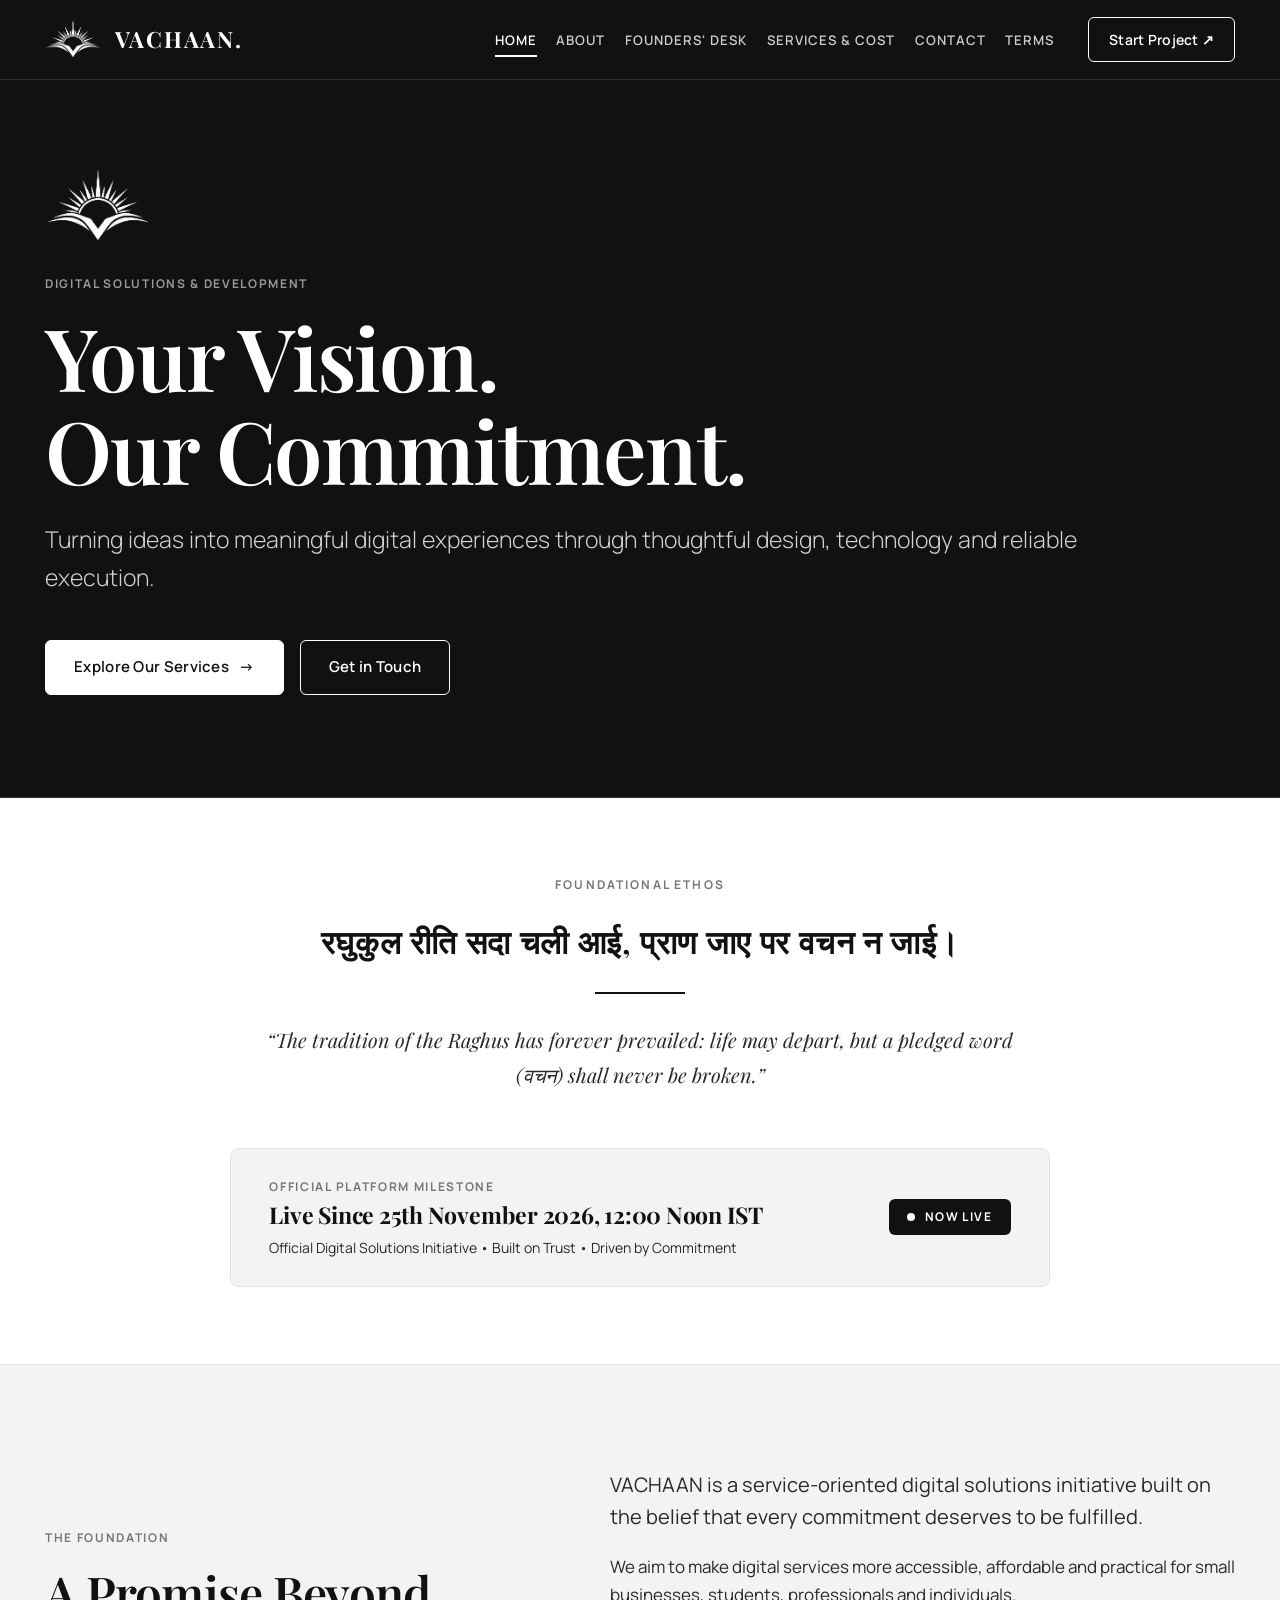
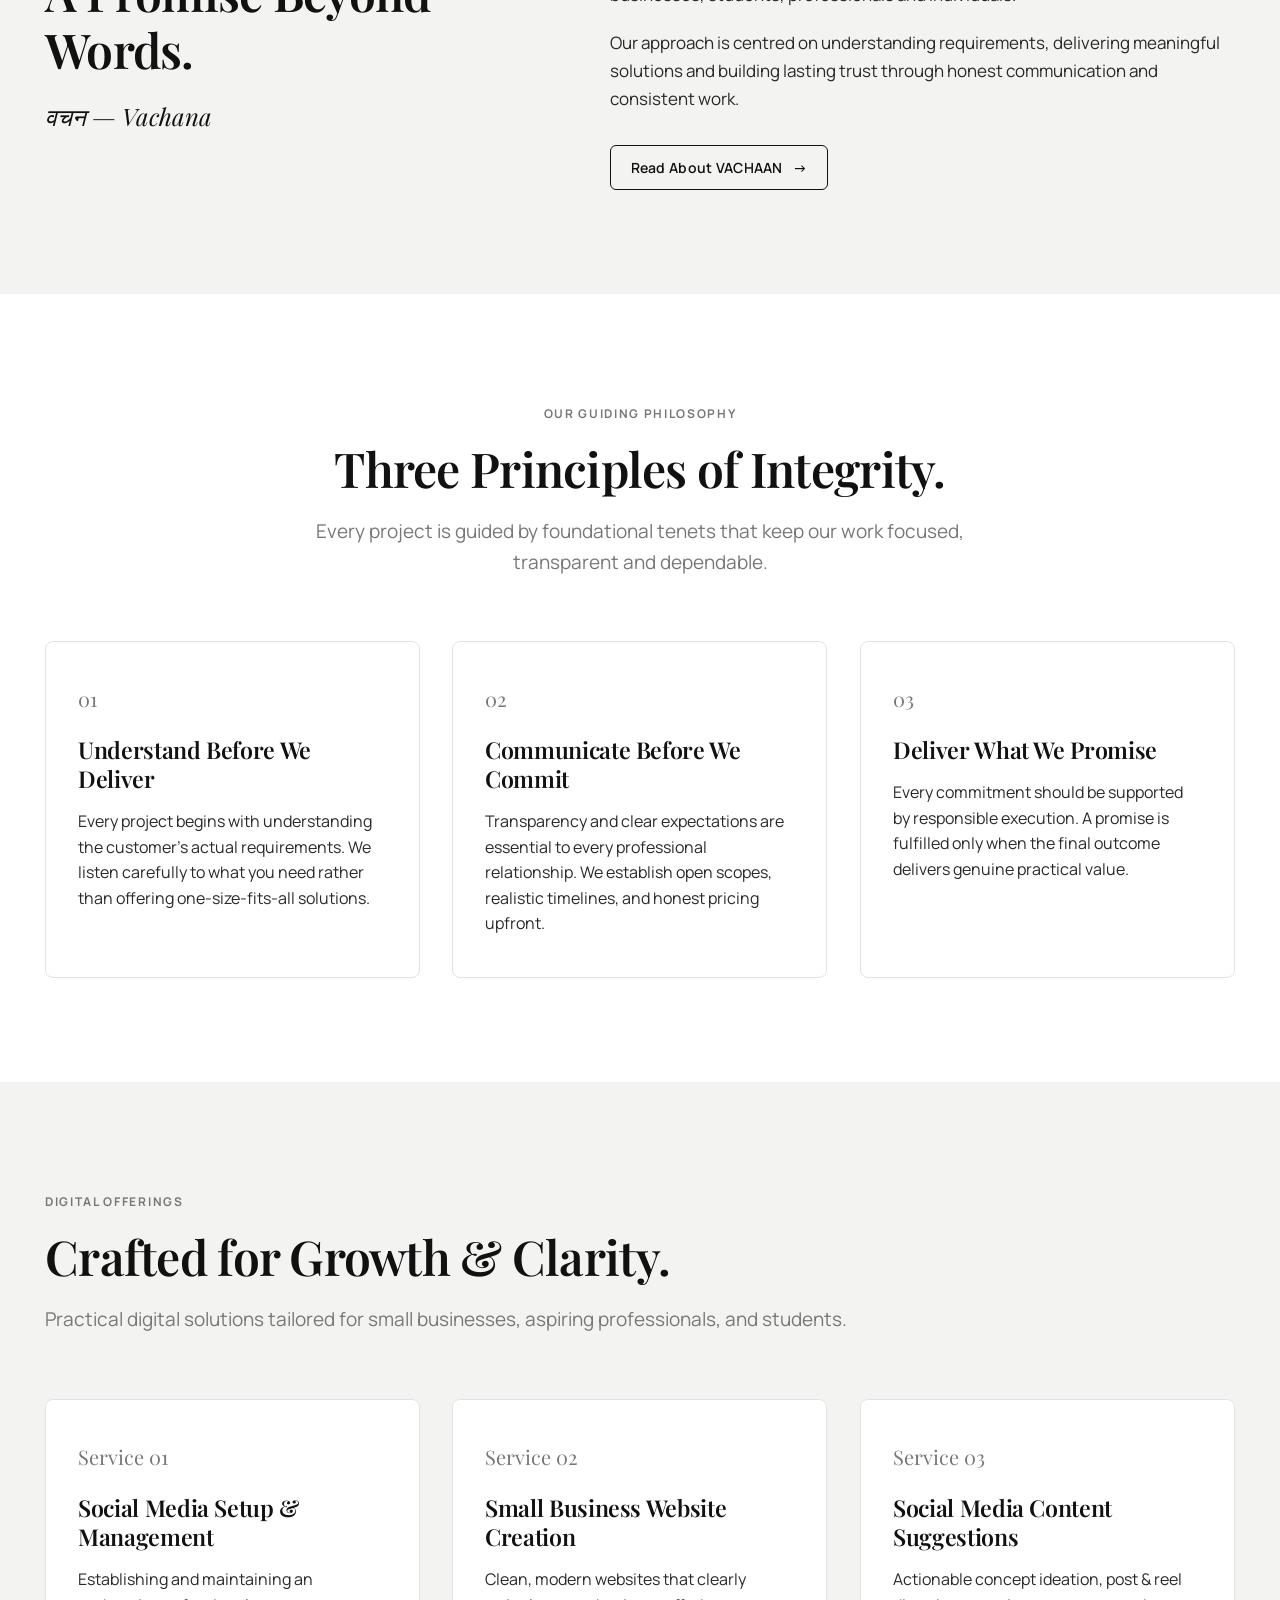
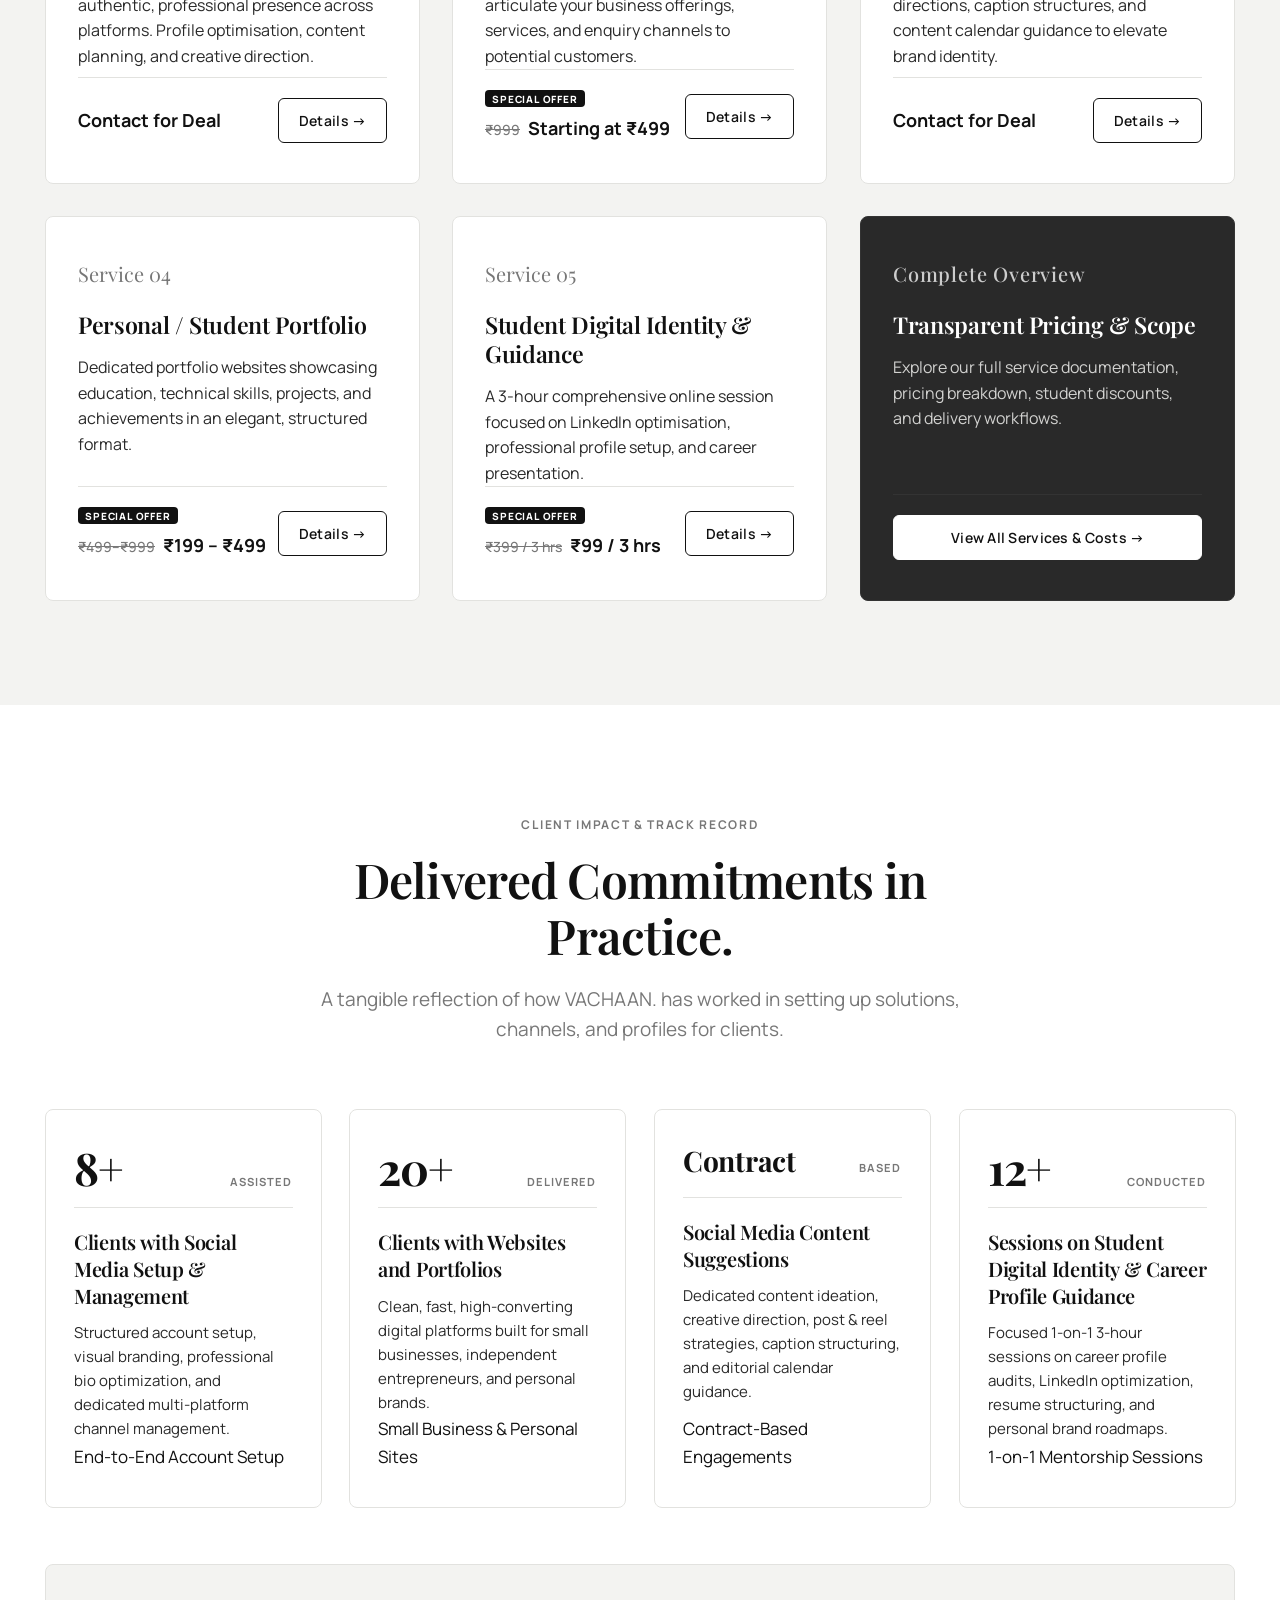
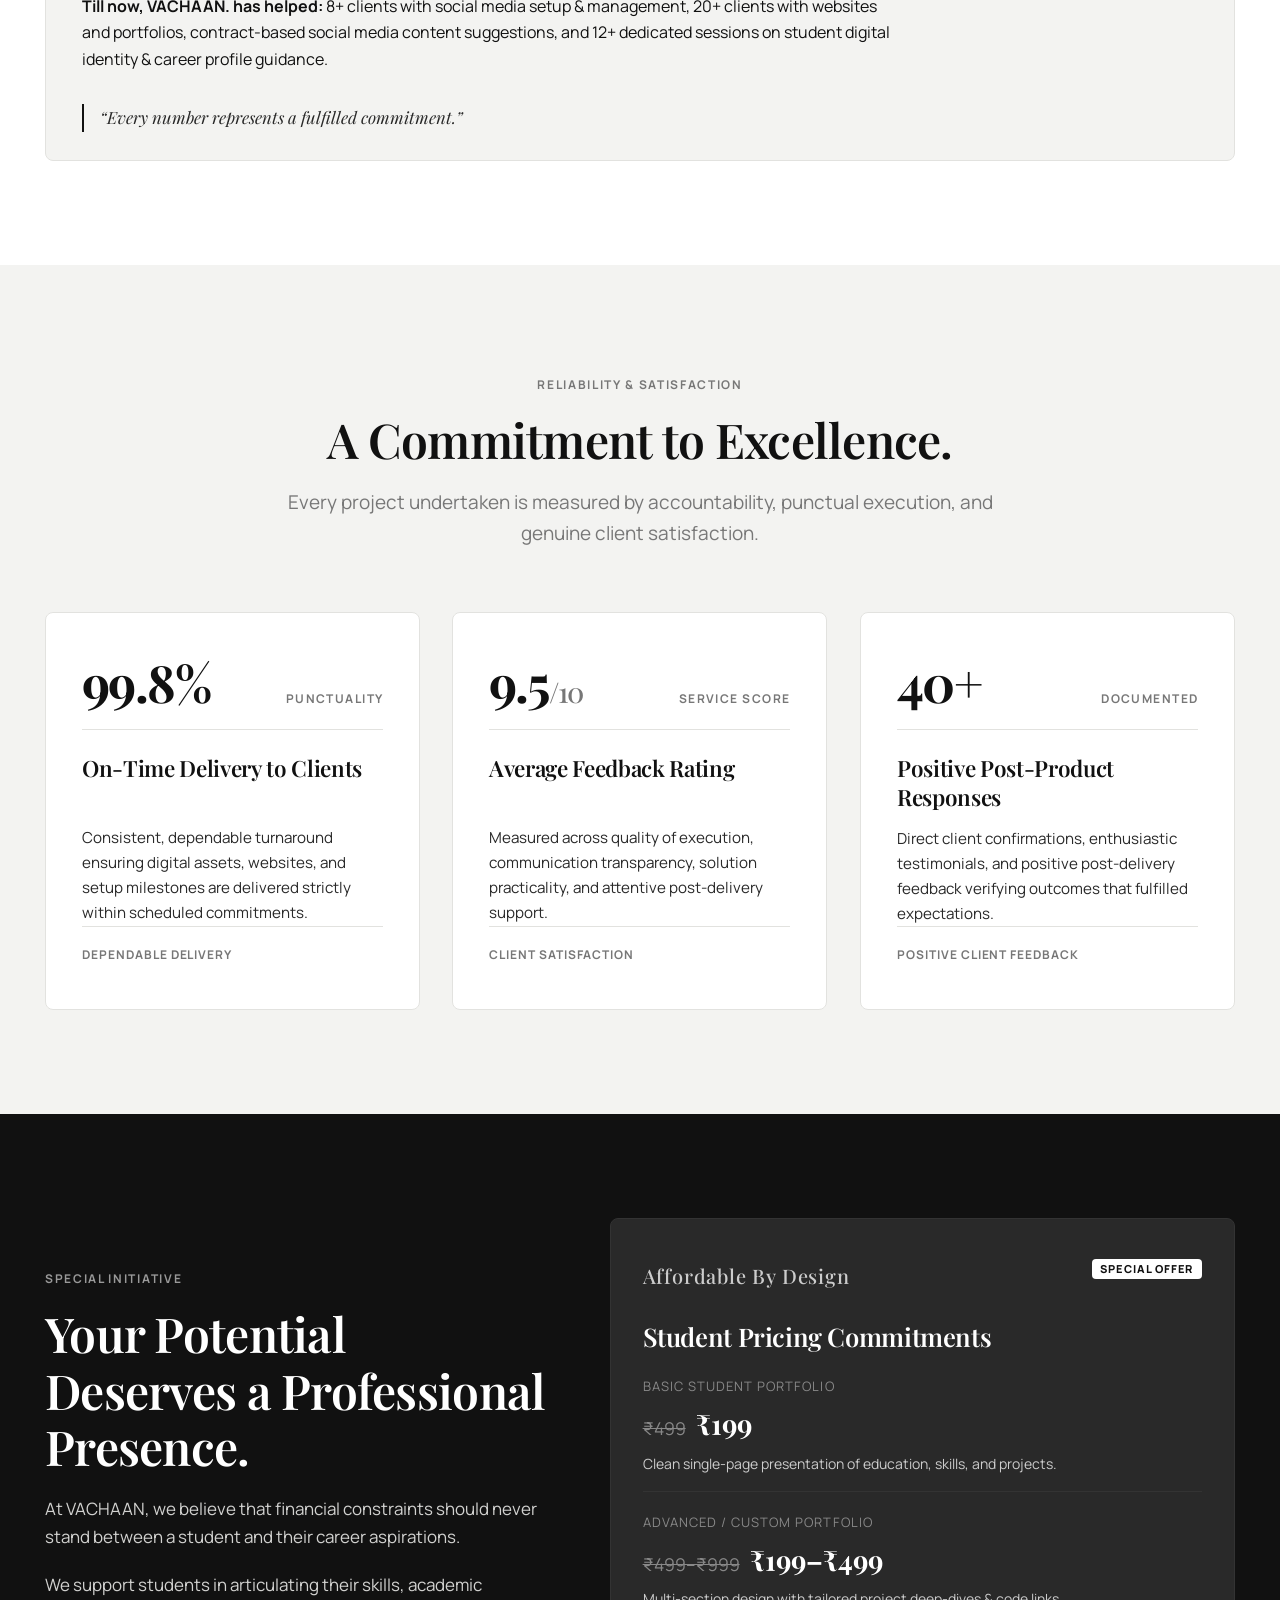
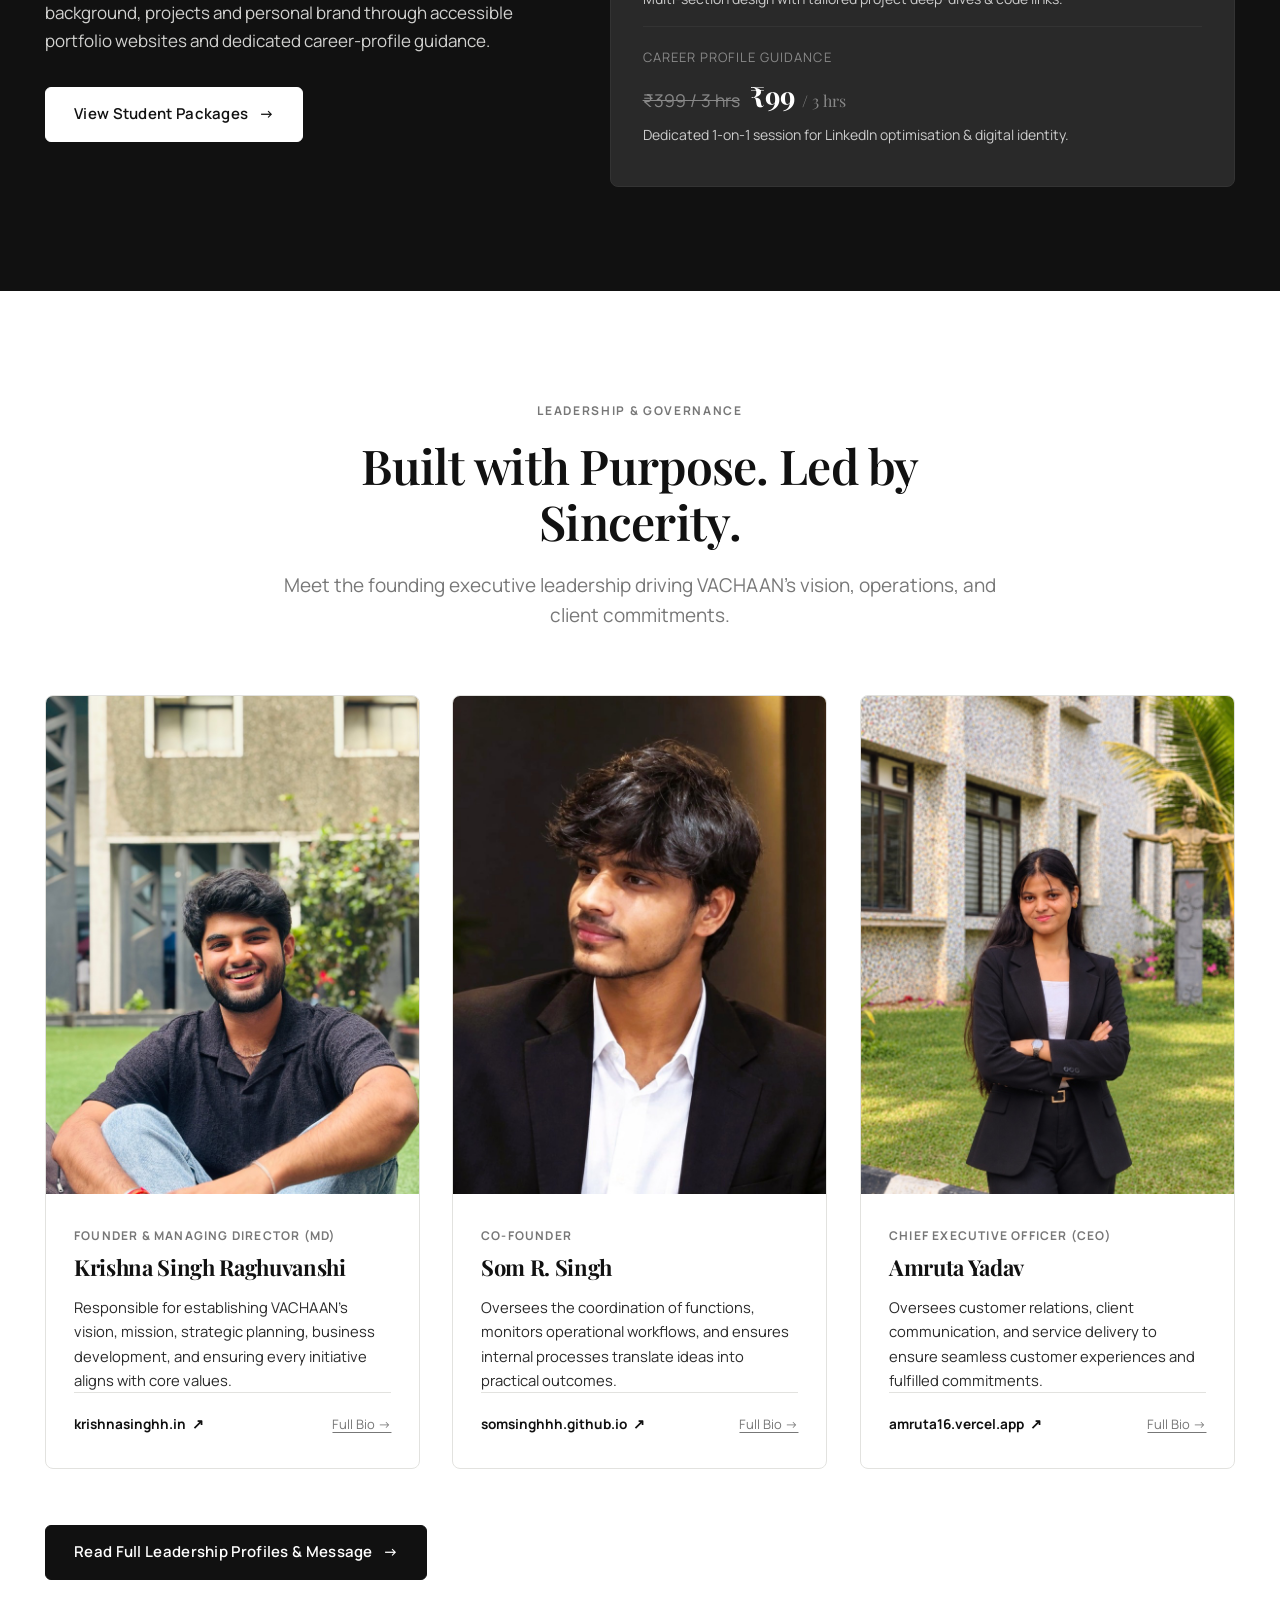
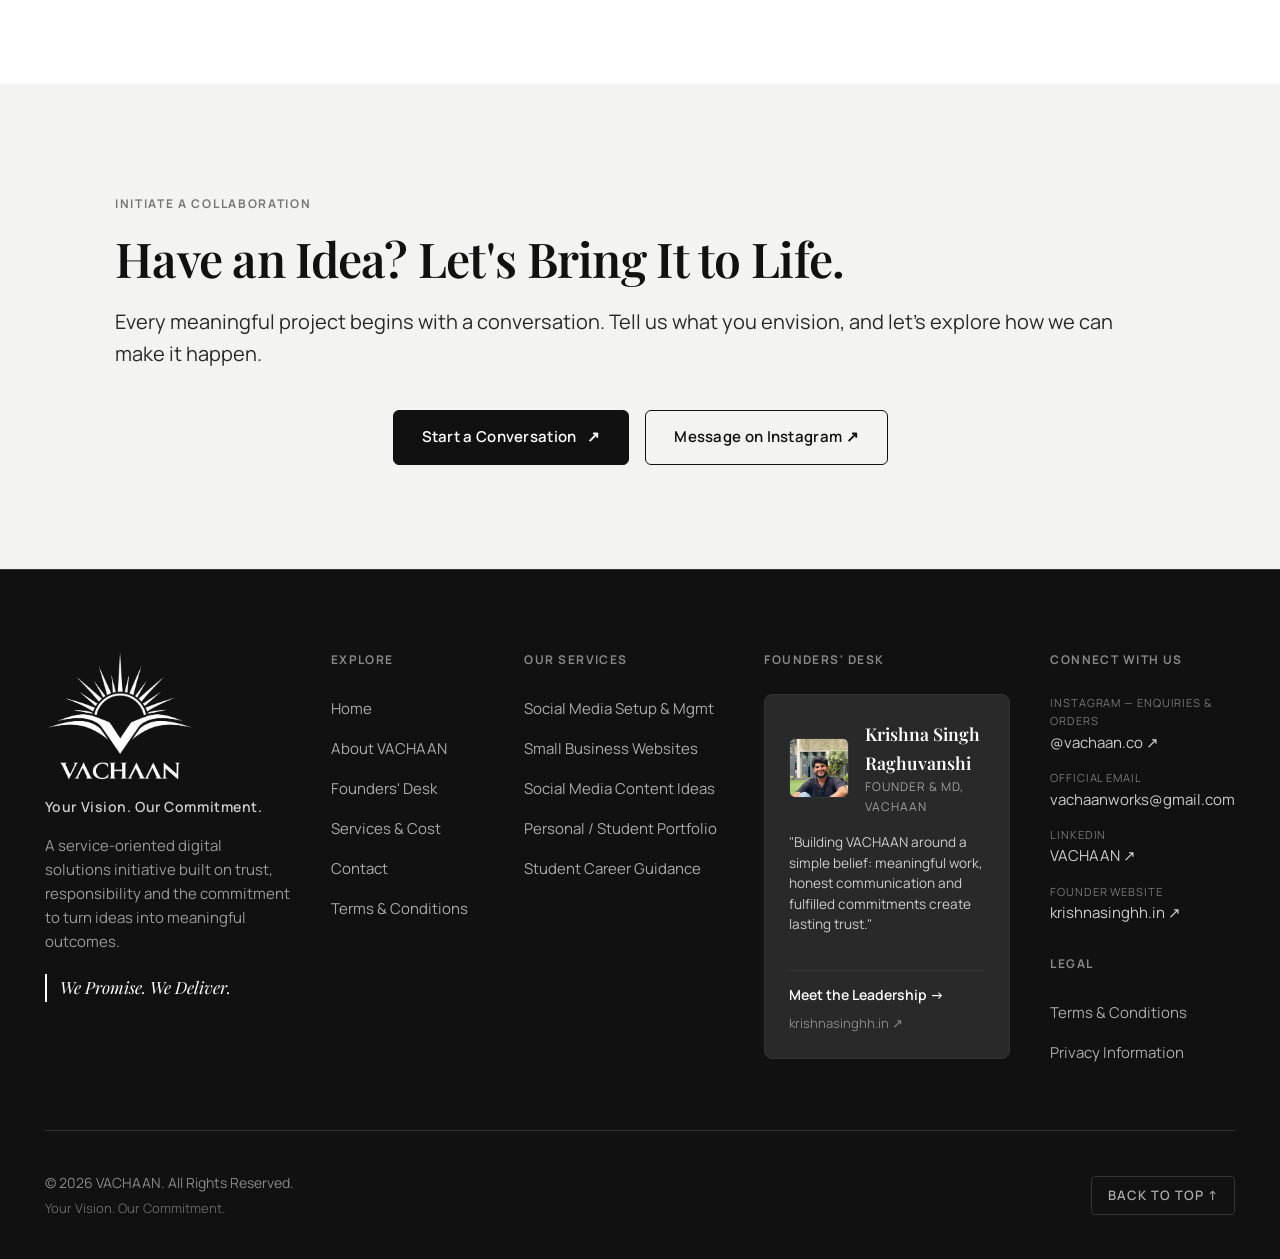
<file: index.html>
<!DOCTYPE html>
<html lang="en">

<head>
  <meta charset="UTF-8">
  <meta name="viewport" content="width=device-width, initial-scale=1.0">
  <title>VACHAAN. | Your Vision. Our Commitment.</title>

  <!-- SEO & Brand Metadata -->
  <meta name="description"
    content="VACHAAN is a service-oriented digital solutions initiative offering affordable websites, personal portfolios, social media support and student career-profile guidance.">
  <meta name="keywords"
    content="VACHAAN, digital solutions, website development, student portfolio, social media management, Krishna Singh Raghuvanshi, affordable web design">
  <meta name="author" content="Krishna Singh Raghuvanshi">
  <link rel="canonical" href="https://vachaan.co/">

  <!-- Open Graph / Social Sharing -->
  <meta property="og:type" content="website">
  <meta property="og:title" content="VACHAAN. | Your Vision. Our Commitment.">
  <meta property="og:description"
    content="Turning ideas into meaningful digital experiences through thoughtful design, technology and reliable execution.">
  <meta property="og:image" content="assets/images/vachaan-logo.jpg">
  <meta property="og:site_name" content="VACHAAN">

  <!-- Favicon Configuration -->
  <link rel="icon" type="image/png" sizes="32x32" href="assets/images/favicon-32x32.png">
  <link rel="icon" type="image/png" href="assets/images/favicon.png">
  <link rel="apple-touch-icon" sizes="180x180" href="assets/images/apple-touch-icon.png">
  <link rel="shortcut icon" href="favicon.ico">

  <!-- Typography: Playfair Display & Manrope -->
  <link rel="preconnect" href="https://fonts.googleapis.com">
  <link rel="preconnect" href="https://fonts.gstatic.com" crossorigin>
  <link
    href="https://fonts.googleapis.com/css2?family=Manrope:wght@300;400;500;600;700;800&family=Playfair+Display:ital,wght@0,400;0,600;0,700;0,800;1,400;1,600&display=swap"
    rel="stylesheet">

  <!-- Stylesheets -->
  <link rel="stylesheet" href="css/style.css">
  <link rel="stylesheet" href="css/responsive.css">
  <link rel="stylesheet" href="css/animations.css">
</head>

<body class="page-home page-fade-in">

  <!-- Website Opening Brand Reveal Animation Overlay -->
  <aside id="brand-intro-overlay" class="brand-intro-overlay" aria-label="Brand Presentation">
    <div class="intro-content">
      <img src="assets/images/vachaan-emblem-white.png" alt="VACHAAN Emblem" class="intro-logo">
      <div class="intro-brand-name">VACHAAN.</div>
      <div class="intro-line"></div>
      <div class="intro-tagline">Your Vision. Our Commitment.</div>
    </div>
  </aside>

  <!-- Global Sticky Navigation Header (Full Width & Unjumbled) -->
  <header class="site-header" role="banner">
    <div class="header-container">
      <a href="index.html" class="header-brand" aria-label="VACHAAN Home">
        <img src="assets/images/vachaan-emblem-white.png" alt="VACHAAN Emblem" class="brand-logo-img">
        <span class="brand-name">VACHAAN.</span>
      </a>

      <!-- Desktop Navigation Links -->
      <nav class="header-nav" aria-label="Primary Navigation">
        <ul class="nav-list">
          <li><a href="index.html" class="nav-link active">Home</a></li>
          <li><a href="about.html" class="nav-link">About</a></li>
          <li><a href="founders-desk.html" class="nav-link">Founders' Desk</a></li>
          <li><a href="services.html" class="nav-link">Services &amp; Cost</a></li>
          <li><a href="contact.html" class="nav-link">Contact</a></li>
          <li><a href="terms.html" class="nav-link">Terms</a></li>
        </ul>
        <div class="header-cta">
          <a href="https://docs.google.com/forms/d/e/1FAIpQLSd0yPAy3FGfljZbGYcYo4oJX2aPUTbtNTalY9eogBbhUL1H7Q/viewform?usp=publish-editor"
            target="_blank" rel="noopener noreferrer" class="btn btn-outline-white btn-sm">Start Project ↗</a>
        </div>
      </nav>

      <!-- Mobile Menu Button -->
      <button class="menu-toggle" type="button" aria-label="Open mobile navigation menu" aria-expanded="false">
        <svg class="menu-icon" viewBox="0 0 24 24" width="24" height="24" stroke="currentColor" stroke-width="2"
          fill="none" stroke-linecap="round" stroke-linejoin="round">
          <line x1="3" y1="12" x2="21" y2="12"></line>
          <line x1="3" y1="6" x2="21" y2="6"></line>
          <line x1="3" y1="18" x2="21" y2="18"></line>
        </svg>
      </button>
    </div>
  </header>

  <!-- Mobile Navigation Drawer -->
  <nav class="mobile-nav-drawer" aria-label="Mobile Navigation Drawer">
    <div class="mobile-nav-header">
      <a href="index.html" class="header-brand">
        <img src="assets/images/vachaan-emblem-white.png" alt="VACHAAN Emblem" class="brand-logo-img">
        <span class="brand-name">VACHAAN.</span>
      </a>
      <button class="mobile-nav-close" type="button" aria-label="Close mobile navigation menu">
        <svg viewBox="0 0 24 24" width="24" height="24" stroke="currentColor" stroke-width="2" fill="none"
          stroke-linecap="round" stroke-linejoin="round">
          <line x1="18" y1="6" x2="6" y2="18"></line>
          <line x1="6" y1="6" x2="18" y2="18"></line>
        </svg>
      </button>
    </div>
    <ul class="mobile-nav-list">
      <li><a href="index.html" class="mobile-nav-link active"><span>Home</span> <span>→</span></a></li>
      <li><a href="about.html" class="mobile-nav-link"><span>About VACHAAN</span> <span>→</span></a></li>
      <li><a href="founders-desk.html" class="mobile-nav-link"><span>Founders' Desk</span> <span>→</span></a></li>
      <li><a href="services.html" class="mobile-nav-link"><span>Services &amp; Cost</span> <span>→</span></a></li>
      <li><a href="contact.html" class="mobile-nav-link"><span>Contact</span> <span>→</span></a></li>
      <li><a href="terms.html" class="mobile-nav-link"><span>Terms &amp; Conditions</span> <span>→</span></a></li>
    </ul>
    <div class="mobile-nav-footer">
      <a href="https://docs.google.com/forms/d/e/1FAIpQLSd0yPAy3FGfljZbGYcYo4oJX2aPUTbtNTalY9eogBbhUL1H7Q/viewform?usp=publish-editor"
        target="_blank" rel="noopener noreferrer" class="btn btn-white" style="width: 100%;">Start Project ↗</a>
    </div>
  </nav>

  <main id="main-content">

    <!-- Section 1: Hero / Brand Introduction -->
    <section class="hero-home section-obsidian" aria-labelledby="hero-heading">
      <div class="container">
        <div class="hero-home-inner reveal-on-scroll">
          <img src="assets/images/vachaan-emblem-white.png" alt="VACHAAN Official Emblem" class="hero-logo-mark">
          <span class="eyebrow eyebrow-dark">Digital Solutions &amp; Development</span>
          <h1 id="hero-heading" class="hero-title">Your Vision.<br>Our Commitment.</h1>
          <p class="hero-lead">Turning ideas into meaningful digital experiences through thoughtful design, technology
            and reliable execution.</p>
          <div class="button-group">
            <a href="services.html" class="btn btn-white">
              Explore Our Services
              <span class="btn-arrow">→</span>
            </a>
            <a href="contact.html" class="btn btn-outline-white">
              Get in Touch
            </a>
          </div>
        </div>
      </div>
    </section>

    <!-- Foundational Ethos (Sanskrit Verse) -->
    <section class="section-verse" aria-label="Brand Philosophy">
      <div class="verse-inner reveal-on-scroll">
        <div class="verse-tagline-eyebrow">Foundational Ethos</div>
        <div class="verse-deva-quote">रघुकुल रीति सदा चली आई, प्राण जाए पर वचन न जाई।</div>
        <div class="verse-hairline-sep"></div>
        <p class="verse-english-translation">
          &ldquo;The tradition of the Raghus has forever prevailed: life may depart, but a pledged word (वचन) shall
          never be broken.&rdquo;
        </p>

        <!-- Live Since Milestone Card -->
        <div class="live-since-card">
          <div class="live-since-info">
            <span class="live-since-eyebrow">Official Platform Milestone</span>
            <div class="live-since-title">Live Since 25th November 2026, 12:00 Noon IST</div>
            <div class="live-since-meta">Official Digital Solutions Initiative &bull; Built on Trust &bull; Driven by
              Commitment</div>
          </div>
          <div class="live-since-badge">
            <span class="live-indicator-dot"></span>
            <span>Now Live</span>
          </div>
        </div>
      </div>
    </section>

    <!-- Section 2: Brand Introduction -->
    <section class="section section-ivory" aria-labelledby="intro-heading">
      <div class="container">
        <div class="editorial-split reveal-on-scroll">
          <div>
            <span class="eyebrow">The Foundation</span>
            <h2 id="intro-heading" class="section-title">A Promise Beyond Words.</h2>
            <div class="sanskrit-mark" style="margin-top: 1rem;">वचन — Vachana</div>
          </div>
          <div>
            <p class="text-lead">
              VACHAAN is a service-oriented digital solutions initiative built on the belief that every commitment
              deserves to be fulfilled.
            </p>
            <p>
              We aim to make digital services more accessible, affordable and practical for small businesses, students,
              professionals and individuals.
            </p>
            <p>
              Our approach is centred on understanding requirements, delivering meaningful solutions and building
              lasting trust through honest communication and consistent work.
            </p>
            <div style="margin-top: 2rem;">
              <a href="about.html" class="btn btn-outline btn-sm">
                Read About VACHAAN
                <span class="btn-arrow">→</span>
              </a>
            </div>
          </div>
        </div>
      </div>
    </section>

    <!-- Section 3: Our Philosophy -->
    <section class="section section-white" aria-labelledby="philosophy-heading">
      <div class="container">
        <div class="section-header text-center reveal-on-scroll">
          <span class="eyebrow">Our Guiding Philosophy</span>
          <h2 id="philosophy-heading" class="section-title">Three Principles of Integrity.</h2>
          <p class="section-subtitle">Every project is guided by foundational tenets that keep our work focused,
            transparent and dependable.</p>
        </div>

        <div class="editorial-grid-3">
          <!-- Principle 1 -->
          <article class="editorial-card reveal-on-scroll stagger-1">
            <div>
              <div class="card-number">01</div>
              <h3 class="card-title">Understand Before We Deliver</h3>
              <p class="card-body">
                Every project begins with understanding the customer's actual requirements. We listen carefully to what
                you need rather than offering one-size-fits-all solutions.
              </p>
            </div>
          </article>

          <!-- Principle 2 -->
          <article class="editorial-card reveal-on-scroll stagger-2">
            <div>
              <div class="card-number">02</div>
              <h3 class="card-title">Communicate Before We Commit</h3>
              <p class="card-body">
                Transparency and clear expectations are essential to every professional relationship. We establish open
                scopes, realistic timelines, and honest pricing upfront.
              </p>
            </div>
          </article>

          <!-- Principle 3 -->
          <article class="editorial-card reveal-on-scroll stagger-3">
            <div>
              <div class="card-number">03</div>
              <h3 class="card-title">Deliver What We Promise</h3>
              <p class="card-body">
                Every commitment should be supported by responsible execution. A promise is fulfilled only when the
                final outcome delivers genuine practical value.
              </p>
            </div>
          </article>
        </div>
      </div>
    </section>

    <!-- Section 4: Services Preview -->
    <section class="section section-ivory" aria-labelledby="services-preview-heading">
      <div class="container">
        <div class="section-header reveal-on-scroll">
          <span class="eyebrow">Digital Offerings</span>
          <h2 id="services-preview-heading" class="section-title">Crafted for Growth &amp; Clarity.</h2>
          <p class="section-subtitle">Practical digital solutions tailored for small businesses, aspiring professionals,
            and students.</p>
        </div>

        <div class="editorial-grid-3">
          <!-- Service 1 -->
          <article class="editorial-card reveal-on-scroll stagger-1">
            <div>
              <div class="card-number">Service 01</div>
              <h3 class="card-title">Social Media Setup &amp; Management</h3>
              <p class="card-body">
                Establishing and maintaining an authentic, professional presence across platforms. Profile optimisation,
                content planning, and creative direction.
              </p>
            </div>
            <div class="card-footer">
              <span class="card-price-highlight">Contact for Deal</span>
              <a href="services.html#service-a" class="btn btn-outline btn-sm">Details →</a>
            </div>
          </article>

          <!-- Service 2 -->
          <article class="editorial-card reveal-on-scroll stagger-2">
            <div>
              <div class="card-number">Service 02</div>
              <h3 class="card-title">Small Business Website Creation</h3>
              <p class="card-body">
                Clean, modern websites that clearly articulate your business offerings, services, and enquiry channels
                to potential customers.
              </p>
            </div>
            <div class="card-footer">
              <div class="card-price-stack">
                <span class="special-offer-badge-sm">Special Offer</span>
                <div class="card-price-row">
                  <del class="card-price-original">₹999</del>
                  <span class="card-price-highlight">Starting at ₹499</span>
                </div>
              </div>
              <a href="services.html#service-b" class="btn btn-outline btn-sm">Details →</a>
            </div>
          </article>

          <!-- Service 3 -->
          <article class="editorial-card reveal-on-scroll stagger-3">
            <div>
              <div class="card-number">Service 03</div>
              <h3 class="card-title">Social Media Content Suggestions</h3>
              <p class="card-body">
                Actionable concept ideation, post &amp; reel directions, caption structures, and content calendar
                guidance to elevate brand identity.
              </p>
            </div>
            <div class="card-footer">
              <span class="card-price-highlight">Contact for Deal</span>
              <a href="services.html#service-c" class="btn btn-outline btn-sm">Details →</a>
            </div>
          </article>

          <!-- Service 4 -->
          <article class="editorial-card reveal-on-scroll stagger-4">
            <div>
              <div class="card-number">Service 04</div>
              <h3 class="card-title">Personal / Student Portfolio</h3>
              <p class="card-body">
                Dedicated portfolio websites showcasing education, technical skills, projects, and achievements in an
                elegant, structured format.
              </p>
            </div>
            <div class="card-footer">
              <div class="card-price-stack">
                <span class="special-offer-badge-sm">Special Offer</span>
                <div class="card-price-row">
                  <del class="card-price-original">₹499–₹999</del>
                  <span class="card-price-highlight">₹199 – ₹499</span>
                </div>
              </div>
              <a href="services.html#service-d" class="btn btn-outline btn-sm">Details →</a>
            </div>
          </article>

          <!-- Service 5 -->
          <article class="editorial-card reveal-on-scroll stagger-5">
            <div>
              <div class="card-number">Service 05</div>
              <h3 class="card-title">Student Digital Identity &amp; Guidance</h3>
              <p class="card-body">
                A 3-hour comprehensive online session focused on LinkedIn optimisation, professional profile setup, and
                career presentation.
              </p>
            </div>
            <div class="card-footer">
              <div class="card-price-stack">
                <span class="special-offer-badge-sm">Special Offer</span>
                <div class="card-price-row">
                  <del class="card-price-original">₹399 / 3 hrs</del>
                  <span class="card-price-highlight">₹99 / 3 hrs</span>
                </div>
              </div>
              <a href="services.html#service-e" class="btn btn-outline btn-sm">Details →</a>
            </div>
          </article>

          <!-- Full Catalog Card -->
          <article class="editorial-card editorial-card-dark reveal-on-scroll stagger-5">
            <div>
              <div class="card-number">Complete Overview</div>
              <h3 class="card-title">Transparent Pricing &amp; Scope</h3>
              <p class="card-body">
                Explore our full service documentation, pricing breakdown, student discounts, and delivery workflows.
              </p>
            </div>
            <div class="card-footer">
              <a href="services.html" class="btn btn-white btn-sm" style="width: 100%;">View All Services &amp; Costs
                →</a>
            </div>
          </article>
        </div>
      </div>
    </section>

    <!-- Section 5: Client Track Record & Impact -->
    <section class="section section-white" aria-labelledby="impact-heading">
      <div class="container">

        <div class="section-header text-center reveal-on-scroll">
          <span class="eyebrow">Client Impact &amp; Track Record</span>
          <h2 id="impact-heading" class="section-title">Delivered Commitments in Practice.</h2>
          <p class="section-subtitle">
            A tangible reflection of how VACHAAN. has worked in setting up solutions, channels, and profiles for
            clients.
          </p>
        </div>

        <div class="impact-metrics-grid">

          <!-- Metric 1: Social Media Setup & Management -->
          <article class="impact-stat-card reveal-on-scroll stagger-1">
            <div>
              <div class="impact-number-wrap">
                <span class="impact-stat-number">8+</span>
                <span class="impact-stat-tag">Assisted</span>
              </div>
              <h3 class="impact-stat-title">Clients with Social Media Setup &amp; Management</h3>
              <p class="impact-stat-desc">
                Structured account setup, visual branding, professional bio optimization, and dedicated multi-platform
                channel management.
              </p>
            </div>
            <div class="impact-stat-badge">End-to-End Account Setup</div>
          </article>

          <!-- Metric 2: Websites and Portfolios -->
          <article class="impact-stat-card reveal-on-scroll stagger-2">
            <div>
              <div class="impact-number-wrap">
                <span class="impact-stat-number">20+</span>
                <span class="impact-stat-tag">Delivered</span>
              </div>
              <h3 class="impact-stat-title">Clients with Websites and Portfolios</h3>
              <p class="impact-stat-desc">
                Clean, fast, high-converting digital platforms built for small businesses, independent entrepreneurs,
                and personal brands.
              </p>
            </div>
            <div class="impact-stat-badge">Small Business &amp; Personal Sites</div>
          </article>

          <!-- Metric 3: Social Media Content Suggestions -->
          <article class="impact-stat-card reveal-on-scroll stagger-3">
            <div>
              <div class="impact-number-wrap">
                <span class="impact-stat-number impact-stat-number-text">Contract</span>
                <span class="impact-stat-tag">Based</span>
              </div>
              <h3 class="impact-stat-title">Social Media Content Suggestions</h3>
              <p class="impact-stat-desc">
                Dedicated content ideation, creative direction, post &amp; reel strategies, caption structuring, and
                editorial calendar guidance.
              </p>
            </div>
            <div class="impact-stat-badge">Contract-Based Engagements</div>
          </article>

          <!-- Metric 4: Student Guidance Sessions -->
          <article class="impact-stat-card reveal-on-scroll stagger-4">
            <div>
              <div class="impact-number-wrap">
                <span class="impact-stat-number">12+</span>
                <span class="impact-stat-tag">Conducted</span>
              </div>
              <h3 class="impact-stat-title">Sessions on Student Digital Identity &amp; Career Profile Guidance</h3>
              <p class="impact-stat-desc">
                Focused 1-on-1 3-hour sessions on career profile audits, LinkedIn optimization, resume structuring, and
                personal brand roadmaps.
              </p>
            </div>
            <div class="impact-stat-badge">1-on-1 Mentorship Sessions</div>
          </article>

        </div>

        <!-- Trust Summary Strip -->
        <div class="impact-summary-strip reveal-on-scroll">
          <div class="impact-summary-text">
            <strong>Till now, VACHAAN. has helped:</strong> 8+ clients with social media setup &amp; management, 20+
            clients with websites and portfolios, contract-based social media content suggestions, and 12+ dedicated
            sessions on student digital identity &amp; career profile guidance.
          </div>
          <div class="impact-summary-motto">
            &ldquo;Every number represents a fulfilled commitment.&rdquo;
          </div>
        </div>

      </div>
    </section>

    <!-- Section 6: Reliability & Client Satisfaction -->
    <section class="section section-ivory" aria-labelledby="satisfaction-heading">
      <div class="container">
        <div class="section-header text-center reveal-on-scroll">
          <span class="eyebrow">Reliability &amp; Satisfaction</span>
          <h2 id="satisfaction-heading" class="section-title">A Commitment to Excellence.</h2>
          <p class="section-subtitle">
            Every project undertaken is measured by accountability, punctual execution, and genuine client satisfaction.
          </p>
        </div>

        <div class="reliability-grid">
          <!-- Metric 1: On-Time Delivery -->
          <article class="reliability-card reveal-on-scroll stagger-1">
            <div>
              <div class="reliability-number-wrap">
                <span class="reliability-stat-number">99.8%</span>
                <span class="reliability-stat-tag">Punctuality</span>
              </div>
              <h3 class="reliability-stat-title">On-Time Delivery to Clients</h3>
              <p class="reliability-stat-desc">
                Consistent, dependable turnaround ensuring digital assets, websites, and setup milestones are delivered
                strictly within scheduled commitments.
              </p>
            </div>
            <div class="reliability-stat-badge">Dependable Delivery</div>
          </article>

          <!-- Metric 2: Average Feedback Scale -->
          <article class="reliability-card reveal-on-scroll stagger-2">
            <div>
              <div class="reliability-number-wrap">
                <span class="reliability-stat-number">9.5<span
                    style="font-size: 0.55em; color: var(--color-grey); font-weight: 500;">/10</span></span>
                <span class="reliability-stat-tag">Service Score</span>
              </div>
              <h3 class="reliability-stat-title">Average Feedback Rating</h3>
              <p class="reliability-stat-desc">
                Measured across quality of execution, communication transparency, solution practicality, and attentive
                post-delivery support.
              </p>
            </div>
            <div class="reliability-stat-badge">Client Satisfaction</div>
          </article>

          <!-- Metric 3: Positive Post-Product Responses -->
          <article class="reliability-card reveal-on-scroll stagger-3">
            <div>
              <div class="reliability-number-wrap">
                <span class="reliability-stat-number">40+</span>
                <span class="reliability-stat-tag">Documented</span>
              </div>
              <h3 class="reliability-stat-title">Positive Post-Product Responses</h3>
              <p class="reliability-stat-desc">
                Direct client confirmations, enthusiastic testimonials, and positive post-delivery feedback verifying
                outcomes that fulfilled expectations.
              </p>
            </div>
            <div class="reliability-stat-badge">Positive Client Feedback</div>
          </article>
        </div>
      </div>
    </section>

    <!-- Section 7: Student-Focused Initiative -->
    <section class="section section-obsidian" aria-labelledby="student-heading">
      <div class="container">
        <div class="editorial-split reveal-on-scroll">
          <div>
            <span class="eyebrow eyebrow-dark">Special Initiative</span>
            <h2 id="student-heading" class="section-title">Your Potential Deserves a Professional Presence.</h2>
            <p>
              At VACHAAN, we believe that financial constraints should never stand between a student and their career
              aspirations.
            </p>
            <p>
              We support students in articulating their skills, academic background, projects and personal brand through
              accessible portfolio websites and dedicated career-profile guidance.
            </p>
            <div style="margin-top: 2rem;">
              <a href="services.html#student-offers" class="btn btn-white">
                View Student Packages
                <span class="btn-arrow">→</span>
              </a>
            </div>
          </div>

          <div class="editorial-card editorial-card-dark" style="border-color: #333333;">
            <div style="display: flex; justify-content: space-between; align-items: flex-start; margin-bottom: 0.5rem;">
              <div class="card-number">Affordable By Design</div>
              <span class="special-offer-badge special-offer-badge-dark">Special Offer</span>
            </div>
            <h3 class="card-title" style="font-size: 1.6rem; margin-bottom: 1.5rem;">Student Pricing Commitments</h3>

            <div style="display: flex; flex-direction: column; gap: 1.25rem;">
              <div style="border-bottom: 1px solid #333333; padding-bottom: 1rem;">
                <div style="font-size: 0.8125rem; color: #888888; text-transform: uppercase; letter-spacing: 0.08em;">
                  Basic Student Portfolio</div>
                <div style="display: flex; align-items: baseline; gap: 0.65rem; margin-top: 0.25rem;">
                  <del style="font-size: 1.1rem; color: #888888; text-decoration: line-through;">₹499</del>
                  <div style="font-family: var(--font-heading); font-size: 1.75rem; color: #FFFFFF; font-weight: 700;">₹199</div>
                </div>
                <div style="font-size: 0.875rem; color: #CCCCCC; margin-top: 0.25rem;">Clean single-page presentation of education, skills,
                  and projects.</div>
              </div>

              <div style="border-bottom: 1px solid #333333; padding-bottom: 1rem;">
                <div style="font-size: 0.8125rem; color: #888888; text-transform: uppercase; letter-spacing: 0.08em;">
                  Advanced / Custom Portfolio</div>
                <div style="display: flex; align-items: baseline; gap: 0.65rem; margin-top: 0.25rem;">
                  <del style="font-size: 1.1rem; color: #888888; text-decoration: line-through;">₹499–₹999</del>
                  <div style="font-family: var(--font-heading); font-size: 1.75rem; color: #FFFFFF; font-weight: 700;">₹199–₹499</div>
                </div>
                <div style="font-size: 0.875rem; color: #CCCCCC; margin-top: 0.25rem;">Multi-section design with tailored project deep-dives
                  &amp; code links.</div>
              </div>

              <div>
                <div style="font-size: 0.8125rem; color: #888888; text-transform: uppercase; letter-spacing: 0.08em;">
                  Career Profile Guidance</div>
                <div style="display: flex; align-items: baseline; gap: 0.65rem; margin-top: 0.25rem;">
                  <del style="font-size: 1.1rem; color: #888888; text-decoration: line-through;">₹399 / 3 hrs</del>
                  <div style="font-family: var(--font-heading); font-size: 1.75rem; color: #FFFFFF; font-weight: 700;">
                    ₹99 <span style="font-size: 1rem; font-weight: 400; color: #888888;">/ 3 hrs</span></div>
                </div>
                <div style="font-size: 0.875rem; color: #CCCCCC; margin-top: 0.25rem;">Dedicated 1-on-1 session for LinkedIn optimisation
                  &amp; digital identity.</div>
              </div>
            </div>
          </div>
        </div>
      </div>
    </section>

    <!-- Section 8: Founding Leadership & Governance -->
    <section class="section section-white" aria-labelledby="leadership-heading">
      <div class="container">
        <div class="section-header text-center reveal-on-scroll">
          <span class="eyebrow">Leadership &amp; Governance</span>
          <h2 id="leadership-heading" class="section-title">Built with Purpose. Led by Sincerity.</h2>
          <p class="section-subtitle">
            Meet the founding executive leadership driving VACHAAN's vision, operations, and client commitments.
          </p>
        </div>

        <div class="leadership-grid">
          <!-- Leader 1: Krishna Singh Raghuvanshi -->
          <article class="leadership-card reveal-on-scroll stagger-1">
            <div class="leadership-card-media">
              <img src="assets/images/founder-krishna.jpg"
                alt="Krishna Singh Raghuvanshi, Founder &amp; Managing Director of VACHAAN" class="leadership-card-img">
            </div>
            <div class="leadership-card-body">
              <div>
                <div class="leadership-card-role">Founder &amp; Managing Director (MD)</div>
                <h3 class="leadership-card-name">Krishna Singh Raghuvanshi</h3>
                <p class="leadership-card-desc">
                  Responsible for establishing VACHAAN's vision, mission, strategic planning, business development, and
                  ensuring every initiative aligns with core values.
                </p>
              </div>
              <div class="leadership-card-footer">
                <a href="https://krishnasinghh.in/" target="_blank" rel="noopener noreferrer"
                  class="leadership-portfolio-link">
                  <span>krishnasinghh.in</span>
                  <span>↗</span>
                </a>
                <a href="founders-desk.html#krishna" class="leadership-profile-btn">Full Bio →</a>
              </div>
            </div>
          </article>

          <!-- Leader 2: Som R. Singh -->
          <article class="leadership-card reveal-on-scroll stagger-2">
            <div class="leadership-card-media">
              <img src="assets/images/leader-som-cropped.jpg" alt="Som R. Singh, Co-Founder of VACHAAN"
                class="leadership-card-img">
            </div>
            <div class="leadership-card-body">
              <div>
                <div class="leadership-card-role">Co-Founder</div>
                <h3 class="leadership-card-name">Som R. Singh</h3>
                <p class="leadership-card-desc">
                  Oversees the coordination of functions, monitors operational workflows, and ensures internal processes
                  translate ideas into practical outcomes.
                </p>
              </div>
              <div class="leadership-card-footer">
                <a href="https://somsinghhh.github.io/Portfolio/" target="_blank" rel="noopener noreferrer"
                  class="leadership-portfolio-link">
                  <span>somsinghhh.github.io</span>
                  <span>↗</span>
                </a>
                <a href="founders-desk.html#som" class="leadership-profile-btn">Full Bio →</a>
              </div>
            </div>
          </article>

          <!-- Leader 3: Amruta Yadav -->
          <article class="leadership-card reveal-on-scroll stagger-3">
            <div class="leadership-card-media">
              <img src="assets/images/leader-amruta.jpg" alt="Amruta Yadav, Chief Executive Officer of VACHAAN"
                class="leadership-card-img">
            </div>
            <div class="leadership-card-body">
              <div>
                <div class="leadership-card-role">Chief Executive Officer (CEO)</div>
                <h3 class="leadership-card-name">Amruta Yadav</h3>
                <p class="leadership-card-desc">
                  Oversees customer relations, client communication, and service delivery to ensure seamless customer
                  experiences and fulfilled commitments.
                </p>
              </div>
              <div class="leadership-card-footer">
                <a href="https://portfolio-3benk42qr-amruta16.vercel.app/" target="_blank" rel="noopener noreferrer"
                  class="leadership-portfolio-link">
                  <span>amruta16.vercel.app</span>
                  <span>↗</span>
                </a>
                <a href="founders-desk.html#amruta" class="leadership-profile-btn">Full Bio →</a>
              </div>
            </div>
          </article>
        </div>

        <div class="text-center reveal-on-scroll" style="margin-top: 3.5rem;">
          <a href="founders-desk.html" class="btn btn-primary">
            Read Full Leadership Profiles &amp; Message
            <span class="btn-arrow">→</span>
          </a>
        </div>
      </div>
    </section>

    <!-- Section 9: Closing CTA -->
    <section class="section section-ivory text-center" aria-labelledby="closing-cta-heading">
      <div class="container container-narrow">
        <div class="reveal-on-scroll">
          <span class="eyebrow">Initiate a Collaboration</span>
          <h2 id="closing-cta-heading" class="section-title">Have an Idea? Let's Bring It to Life.</h2>
          <p class="text-lead" style="margin-bottom: 2.5rem;">
            Every meaningful project begins with a conversation. Tell us what you envision, and let's explore how we can
            make it happen.
          </p>
          <div class="button-group" style="justify-content: center;">
            <a href="https://docs.google.com/forms/d/e/1FAIpQLSd0yPAy3FGfljZbGYcYo4oJX2aPUTbtNTalY9eogBbhUL1H7Q/viewform?usp=publish-editor"
              target="_blank" rel="noopener noreferrer" class="btn btn-primary">
              Start a Conversation
              <span class="btn-arrow">↗</span>
            </a>
            <a href="https://www.instagram.com/vachaan.co/" target="_blank" rel="noopener noreferrer"
              class="btn btn-outline">
              Message on Instagram ↗
            </a>
          </div>
        </div>
      </div>
    </section>

  </main>

  <!-- Global Footer (Consistent across all 6 pages) -->
  <footer class="site-footer" role="contentinfo">
    <div class="container">
      <div class="footer-main-grid">

        <!-- Section A: Brand Identity -->
        <div class="footer-col">
          <a href="index.html" class="footer-brand-link" aria-label="VACHAAN Home">
            <img src="assets/images/vachaan-logo-white.png" alt="VACHAAN. Your Vision. Our Commitment."
              class="footer-brand-logo">
          </a>
          <div class="footer-brand-tagline">Your Vision. Our Commitment.</div>
          <p class="footer-brand-desc">
            A service-oriented digital solutions initiative built on trust, responsibility and the commitment to turn
            ideas into meaningful outcomes.
          </p>
          <div class="footer-closing-statement">
            We Promise. We Deliver.
          </div>
        </div>

        <!-- Section B: Quick Navigation -->
        <div class="footer-col">
          <div class="footer-heading">EXPLORE</div>
          <ul class="footer-nav-list">
            <li><a href="index.html" class="footer-nav-link">Home</a></li>
            <li><a href="about.html" class="footer-nav-link">About VACHAAN</a></li>
            <li><a href="founders-desk.html" class="footer-nav-link">Founders' Desk</a></li>
            <li><a href="services.html" class="footer-nav-link">Services &amp; Cost</a></li>
            <li><a href="contact.html" class="footer-nav-link">Contact</a></li>
            <li><a href="terms.html" class="footer-nav-link">Terms &amp; Conditions</a></li>
          </ul>
        </div>

        <!-- Section C: Our Services -->
        <div class="footer-col">
          <div class="footer-heading">OUR SERVICES</div>
          <ul class="footer-nav-list">
            <li><a href="services.html#service-a" class="footer-nav-link">Social Media Setup &amp; Mgmt</a></li>
            <li><a href="services.html#service-b" class="footer-nav-link">Small Business Websites</a></li>
            <li><a href="services.html#service-c" class="footer-nav-link">Social Media Content Ideas</a></li>
            <li><a href="services.html#service-d" class="footer-nav-link">Personal / Student Portfolio</a></li>
            <li><a href="services.html#service-e" class="footer-nav-link">Student Career Guidance</a></li>
          </ul>
        </div>

        <!-- Section D: Founder's Desk (Mandatory Prominence) -->
        <div class="footer-col">
          <div class="footer-heading">FOUNDERS' DESK</div>
          <div class="footer-founder-card">
            <div class="footer-founder-header">
              <img src="assets/images/founder-krishna.jpg" alt="Krishna Singh Raghuvanshi" class="footer-founder-img">
              <div class="footer-founder-meta">
                <div class="footer-founder-name">Krishna Singh Raghuvanshi</div>
                <div class="footer-founder-role">Founder &amp; MD, VACHAAN</div>
              </div>
            </div>
            <p class="footer-founder-quote">
              "Building VACHAAN around a simple belief: meaningful work, honest communication and fulfilled commitments
              create lasting trust."
            </p>
            <div class="footer-founder-links">
              <a href="founders-desk.html" class="footer-founder-cta">Meet the Leadership →</a>
              <a href="https://krishnasinghh.in" target="_blank" rel="noopener noreferrer"
                class="footer-founder-site">krishnasinghh.in ↗</a>
            </div>
          </div>
        </div>

        <!-- Section E: Connect with Us & Information -->
        <div class="footer-col">
          <div class="footer-heading">CONNECT WITH US</div>
          <div class="footer-connect-list">
            <div class="footer-connect-item">
              <span class="footer-connect-label">Instagram — Enquiries &amp; Orders</span>
              <a href="https://www.instagram.com/vachaan.co/" target="_blank" rel="noopener noreferrer"
                class="footer-connect-val">@vachaan.co ↗</a>
            </div>
            <div class="footer-connect-item">
              <span class="footer-connect-label">Official Email</span>
              <a href="mailto:vachaanworks@gmail.com" class="footer-connect-val">vachaanworks@gmail.com</a>
            </div>
            <div class="footer-connect-item">
              <span class="footer-connect-label">LinkedIn</span>
              <a href="https://www.linkedin.com/company/vachaan/" target="_blank" rel="noopener noreferrer"
                class="footer-connect-val">VACHAAN ↗</a>
            </div>
            <div class="footer-connect-item">
              <span class="footer-connect-label">Founder Website</span>
              <a href="https://krishnasinghh.in" target="_blank" rel="noopener noreferrer"
                class="footer-connect-val">krishnasinghh.in ↗</a>
            </div>
          </div>

          <div style="margin-top: 1.75rem;">
            <div class="footer-heading">LEGAL</div>
            <ul class="footer-nav-list">
              <li><a href="terms.html" class="footer-nav-link">Terms &amp; Conditions</a></li>
              <li><a href="terms.html#privacy-policy" class="footer-nav-link">Privacy Information</a></li>
            </ul>
          </div>
        </div>

      </div>

      <!-- Section G: Copyright & Back to Top -->
      <div class="footer-bottom">
        <div class="footer-copyright">
          <div>&copy; 2026 VACHAAN. All Rights Reserved.</div>
          <div class="footer-tagline-sub">Your Vision. Our Commitment.</div>
        </div>
        <button id="back-to-top" class="back-to-top" type="button" aria-label="Back to top of page">
          Back to Top ↑
        </button>
      </div>
    </div>
  </footer>

  <!-- Scripts -->
  <script src="js/navigation.js"></script>
  <script src="js/animations.js"></script>
  <script src="js/main.js"></script>
</body>

</html>
</file>
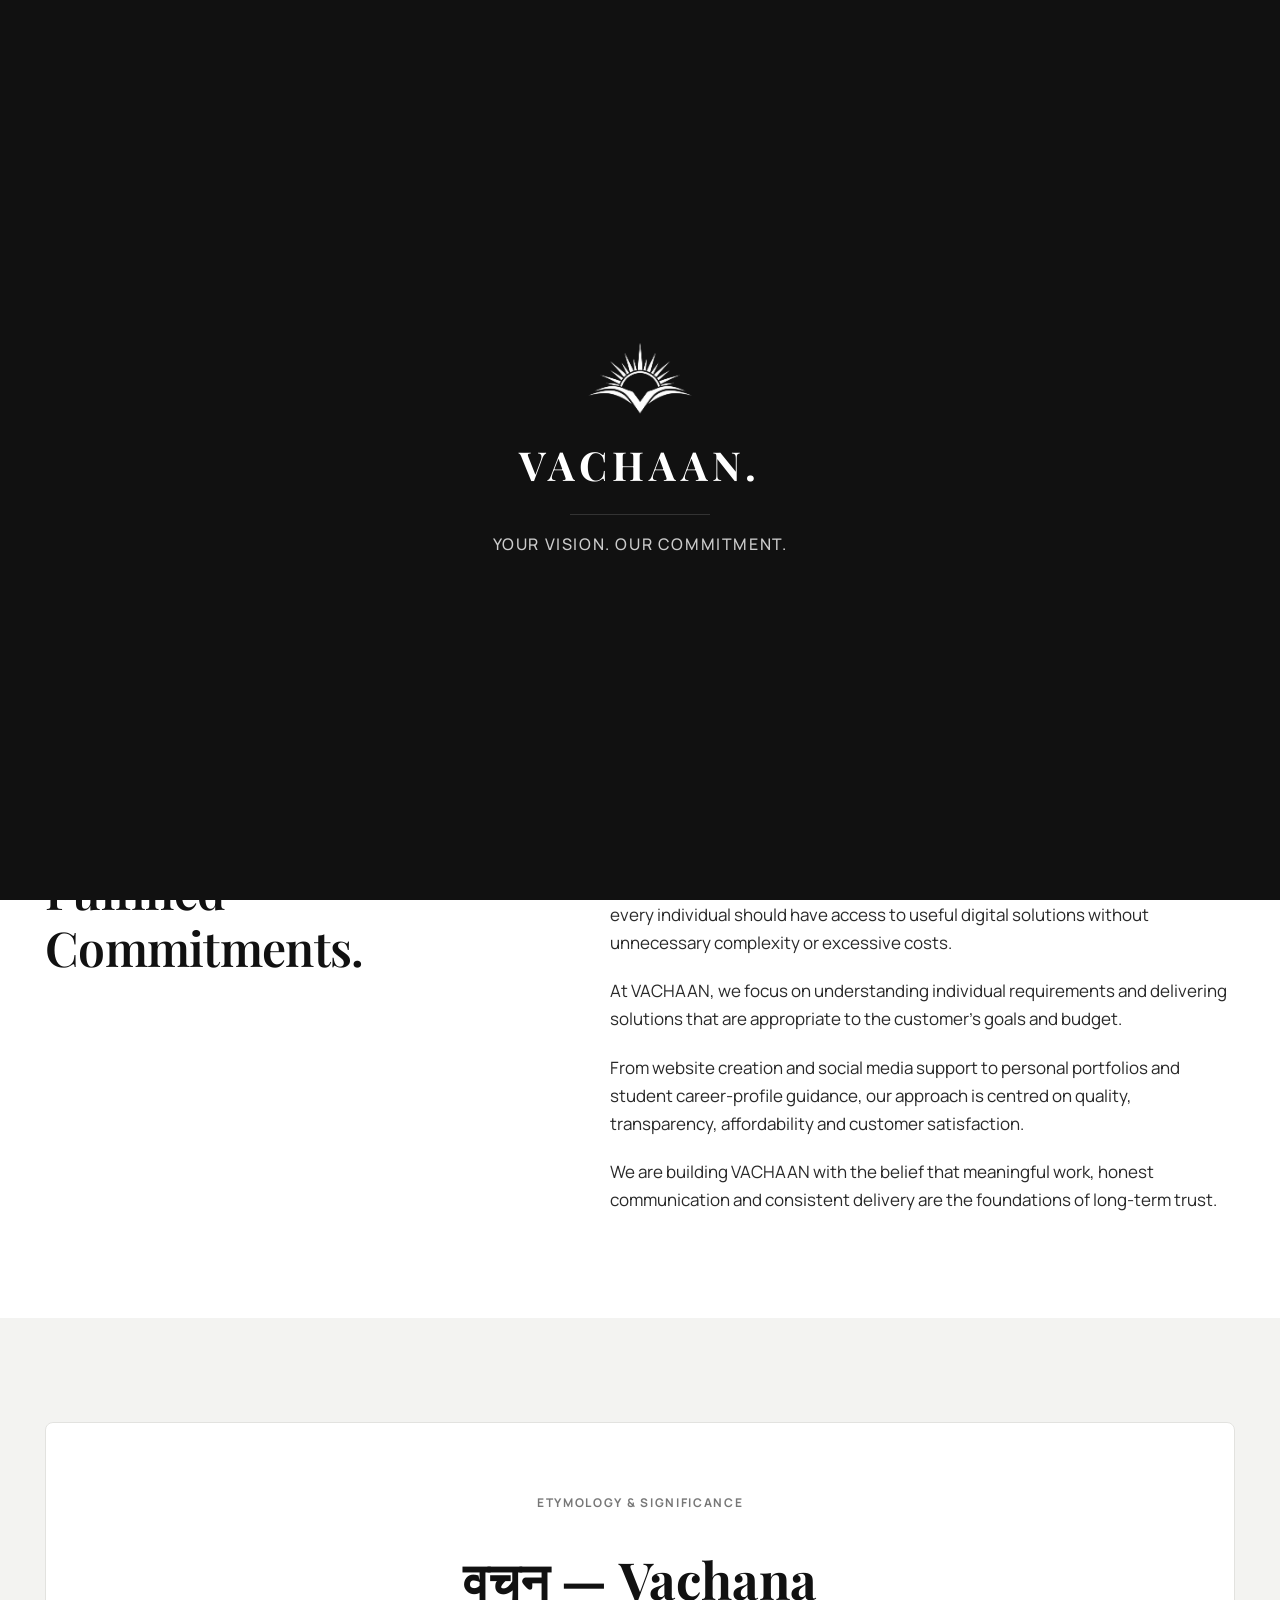
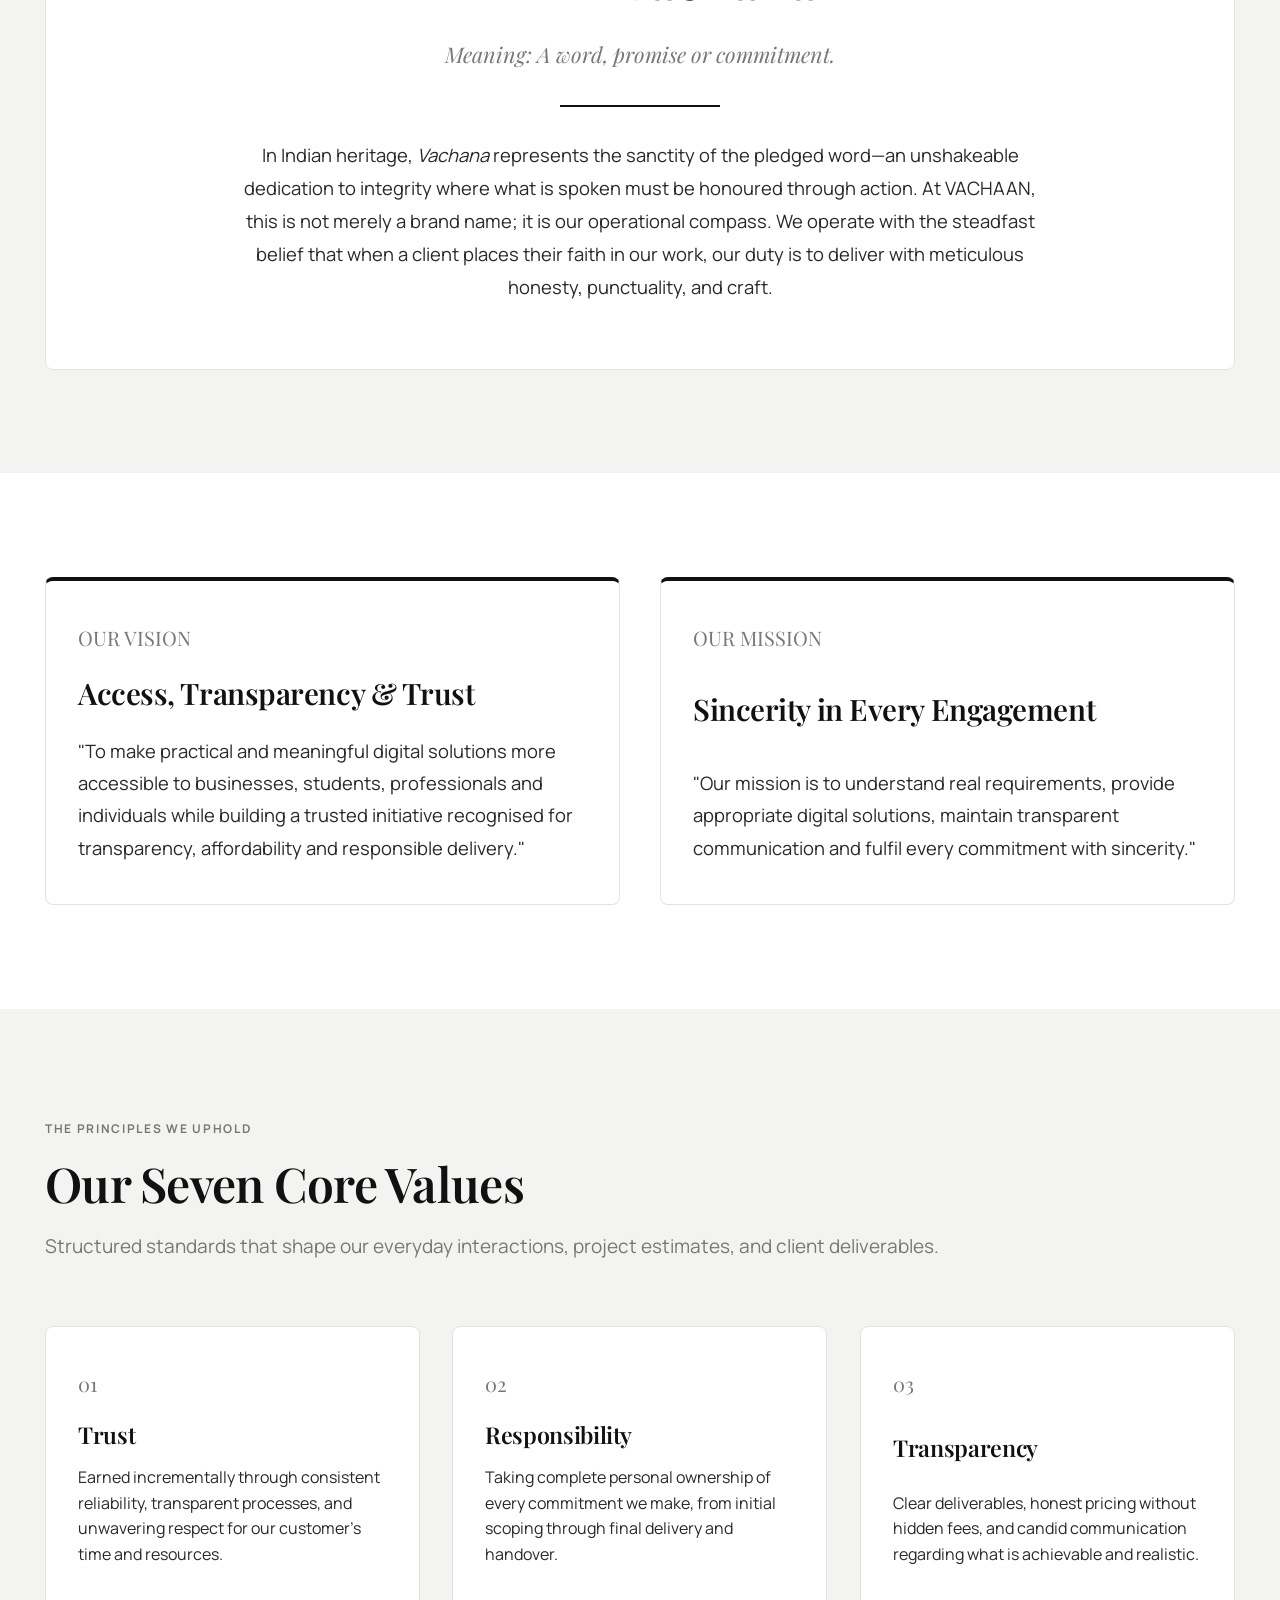
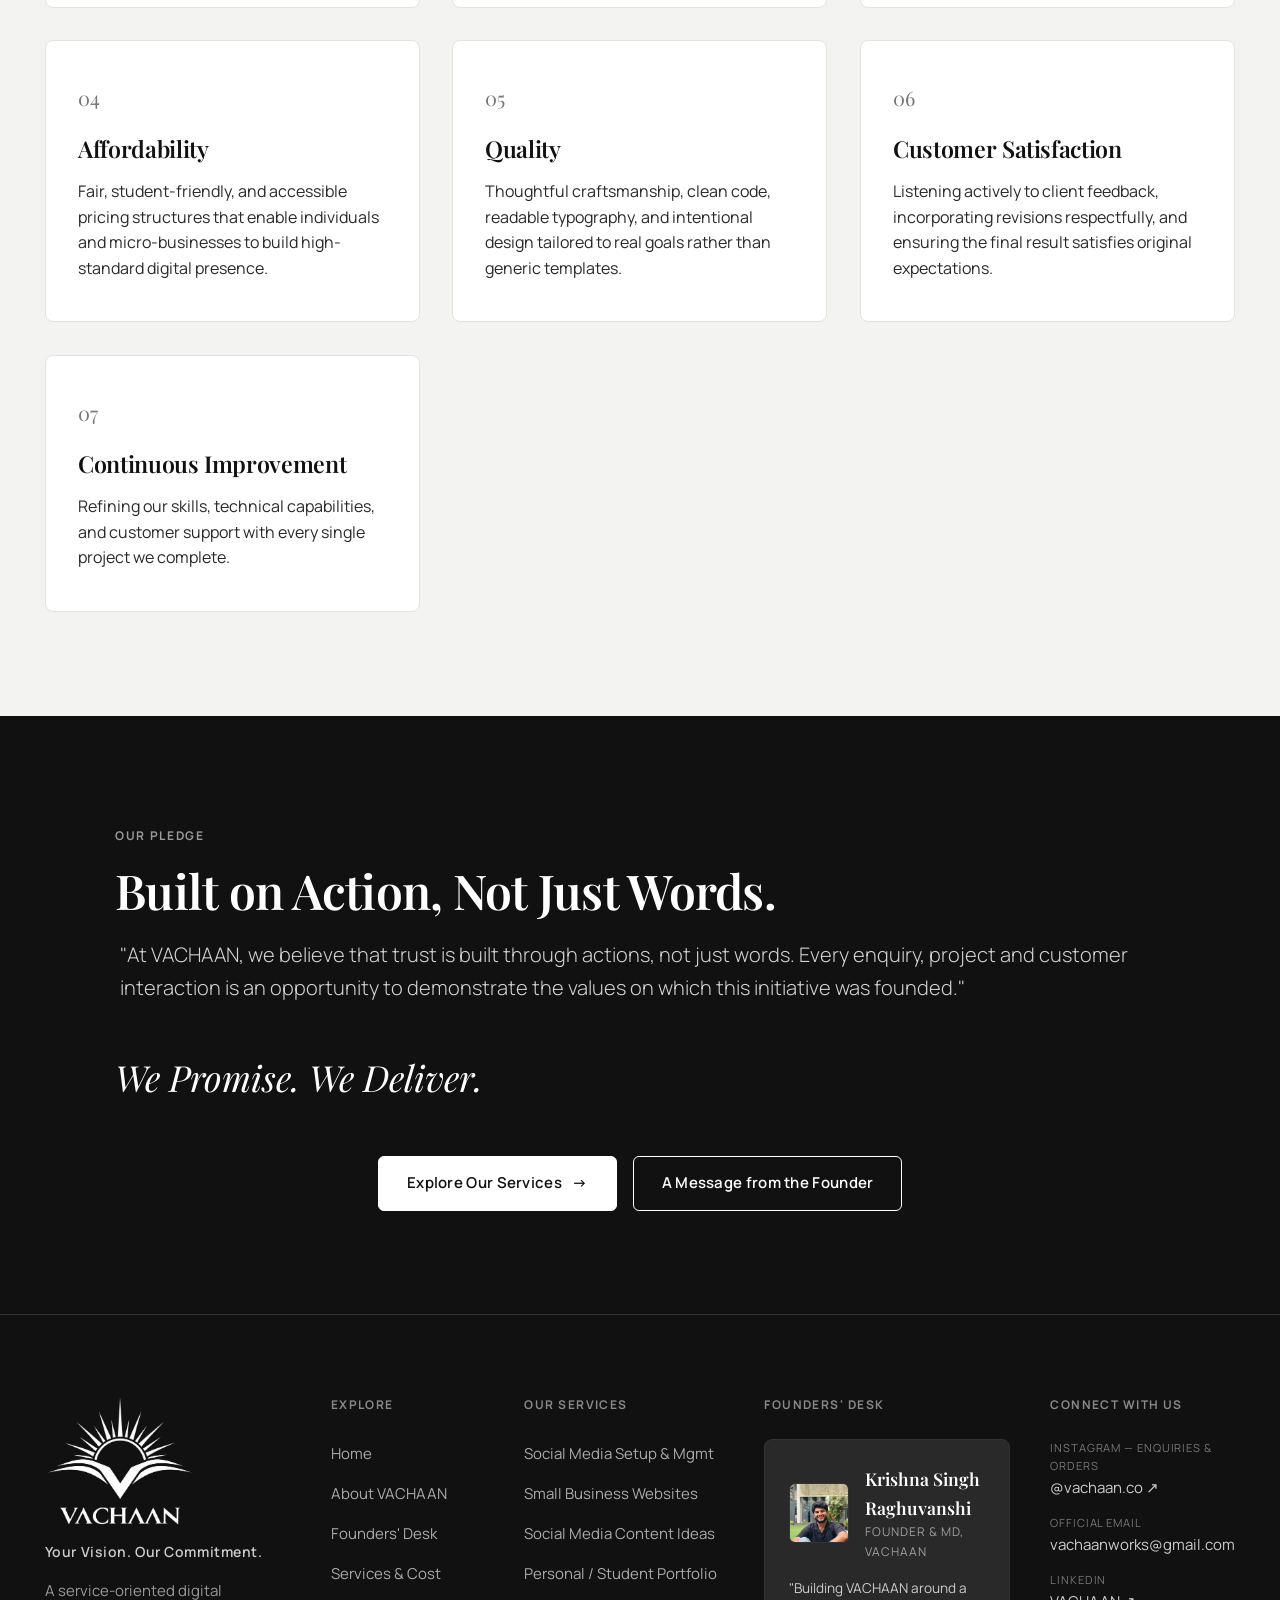
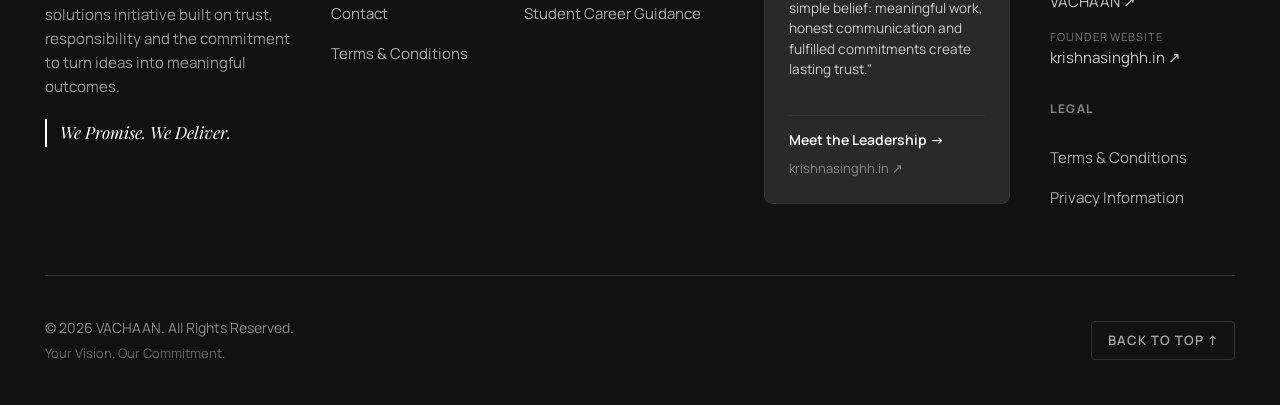
<file: about.html>
<!DOCTYPE html>
<html lang="en">
<head>
  <meta charset="UTF-8">
  <meta name="viewport" content="width=device-width, initial-scale=1.0">
  <title>About VACHAAN | Built on a Promise. Driven by Commitment.</title>
  
  <!-- SEO & Brand Metadata -->
  <meta name="description" content="Learn about VACHAAN, an initiative inspired by the Sanskrit word for promise (वचन), dedicated to accessible digital solutions, honest pricing and dependable execution.">
  <meta name="keywords" content="About VACHAAN, Vachana Sanskrit meaning, digital solutions philosophy, honest digital agency, affordable web design, Krishna Singh Raghuvanshi">
  <meta name="author" content="Krishna Singh Raghuvanshi">
  <link rel="canonical" href="https://vachaan.co/about.html">

  <!-- Open Graph / Social Sharing -->
  <meta property="og:type" content="website">
  <meta property="og:title" content="About VACHAAN | Built on a Promise. Driven by Commitment.">
  <meta property="og:description" content="Inspired by the Sanskrit word वचन (Vachana), VACHAAN represents trust, responsibility, transparency, affordability and dedication.">
  <meta property="og:image" content="assets/images/vachaan-logo.jpg">
  <meta property="og:site_name" content="VACHAAN">

  <!-- Favicon Configuration -->
  <link rel="icon" type="image/png" sizes="32x32" href="assets/images/favicon-32x32.png">
  <link rel="icon" type="image/png" href="assets/images/favicon.png">
  <link rel="apple-touch-icon" sizes="180x180" href="assets/images/apple-touch-icon.png">
  <link rel="shortcut icon" href="favicon.ico">

  <!-- Typography: Playfair Display & Manrope -->
  <link rel="preconnect" href="https://fonts.googleapis.com">
  <link rel="preconnect" href="https://fonts.gstatic.com" crossorigin>
  <link href="https://fonts.googleapis.com/css2?family=Manrope:wght@300;400;500;600;700;800&family=Playfair+Display:ital,wght@0,400;0,600;0,700;0,800;1,400;1,600&display=swap" rel="stylesheet">

  <!-- Stylesheets -->
  <link rel="stylesheet" href="css/style.css">
  <link rel="stylesheet" href="css/responsive.css">
  <link rel="stylesheet" href="css/animations.css">
</head>
<body class="page-about page-fade-in">

  <!-- Website Opening Brand Reveal Animation Overlay -->
  <aside id="brand-intro-overlay" class="brand-intro-overlay" aria-label="Brand Presentation">
    <div class="intro-content">
      <img src="assets/images/vachaan-emblem-white.png" alt="VACHAAN Emblem" class="intro-logo">
      <div class="intro-brand-name">VACHAAN.</div>
      <div class="intro-line"></div>
      <div class="intro-tagline">Your Vision. Our Commitment.</div>
    </div>
  </aside>

  <!-- Global Sticky Navigation Header (Full Width & Unjumbled) -->
  <header class="site-header" role="banner">
    <div class="header-container">
      <a href="index.html" class="header-brand" aria-label="VACHAAN Home">
        <img src="assets/images/vachaan-emblem-white.png" alt="VACHAAN Emblem" class="brand-logo-img">
        <span class="brand-name">VACHAAN.</span>
      </a>

      <!-- Desktop Navigation Links -->
      <nav class="header-nav" aria-label="Primary Navigation">
        <ul class="nav-list">
          <li><a href="index.html" class="nav-link">Home</a></li>
          <li><a href="about.html" class="nav-link active">About</a></li>
          <li><a href="founders-desk.html" class="nav-link">Founders' Desk</a></li>
          <li><a href="services.html" class="nav-link">Services &amp; Cost</a></li>
          <li><a href="contact.html" class="nav-link">Contact</a></li>
          <li><a href="terms.html" class="nav-link">Terms</a></li>
        </ul>
        <div class="header-cta">
          <a href="https://docs.google.com/forms/d/e/1FAIpQLSd0yPAy3FGfljZbGYcYo4oJX2aPUTbtNTalY9eogBbhUL1H7Q/viewform?usp=publish-editor" target="_blank" rel="noopener noreferrer" class="btn btn-outline-white btn-sm">Start Project ↗</a>
        </div>
      </nav>

      <!-- Mobile Menu Button -->
      <button class="menu-toggle" type="button" aria-label="Open mobile navigation menu" aria-expanded="false">
        <svg class="menu-icon" viewBox="0 0 24 24" width="24" height="24" stroke="currentColor" stroke-width="2" fill="none" stroke-linecap="round" stroke-linejoin="round">
          <line x1="3" y1="12" x2="21" y2="12"></line>
          <line x1="3" y1="6" x2="21" y2="6"></line>
          <line x1="3" y1="18" x2="21" y2="18"></line>
        </svg>
      </button>
    </div>
  </header>

  <!-- Mobile Navigation Drawer -->
  <nav class="mobile-nav-drawer" aria-label="Mobile Navigation Drawer">
    <div class="mobile-nav-header">
      <a href="index.html" class="header-brand">
        <img src="assets/images/vachaan-emblem-white.png" alt="VACHAAN Emblem" class="brand-logo-img">
        <span class="brand-name">VACHAAN.</span>
      </a>
      <button class="mobile-nav-close" type="button" aria-label="Close mobile navigation menu">
        <svg viewBox="0 0 24 24" width="24" height="24" stroke="currentColor" stroke-width="2" fill="none" stroke-linecap="round" stroke-linejoin="round">
          <line x1="18" y1="6" x2="6" y2="18"></line>
          <line x1="6" y1="6" x2="18" y2="18"></line>
        </svg>
      </button>
    </div>
    <ul class="mobile-nav-list">
      <li><a href="index.html" class="mobile-nav-link"><span>Home</span> <span>→</span></a></li>
      <li><a href="about.html" class="mobile-nav-link active"><span>About VACHAAN</span> <span>→</span></a></li>
      <li><a href="founders-desk.html" class="mobile-nav-link"><span>Founders' Desk</span> <span>→</span></a></li>
      <li><a href="services.html" class="mobile-nav-link"><span>Services &amp; Cost</span> <span>→</span></a></li>
      <li><a href="contact.html" class="mobile-nav-link"><span>Contact</span> <span>→</span></a></li>
      <li><a href="terms.html" class="mobile-nav-link"><span>Terms &amp; Conditions</span> <span>→</span></a></li>
    </ul>
    <div class="mobile-nav-footer">
      <a href="https://docs.google.com/forms/d/e/1FAIpQLSd0yPAy3FGfljZbGYcYo4oJX2aPUTbtNTalY9eogBbhUL1H7Q/viewform?usp=publish-editor" target="_blank" rel="noopener noreferrer" class="btn btn-white" style="width: 100%;">Start Project ↗</a>
    </div>
  </nav>

  <main id="main-content">

    <!-- Page Header Hero -->
    <section class="section section-obsidian" style="padding-top: 5rem; padding-bottom: 5.5rem;">
      <div class="container">
        <div class="reveal-on-scroll" style="max-width: 860px;">
          <span class="eyebrow eyebrow-dark">Our Origins &amp; Ethos</span>
          <h1 class="hero-title" style="margin-bottom: 1.25rem;">About VACHAAN</h1>
          <p class="hero-lead" style="color: #E2E2DF; margin-bottom: 0;">
            "Built on a Promise. Driven by Commitment."
          </p>
        </div>
      </div>
    </section>

    <!-- Section 1: Introduction -->
    <section class="section section-white" aria-labelledby="about-intro-heading">
      <div class="container">
        <div class="editorial-split reveal-on-scroll">
          <div>
            <span class="eyebrow">The Purpose</span>
            <h2 id="about-intro-heading" class="section-title">A Philosophy of Fulfilled Commitments.</h2>
          </div>
          <div>
            <p class="text-lead" style="margin-bottom: 1.5rem;">
              VACHAAN is a service-oriented digital solutions initiative built on a simple yet meaningful philosophy: a promise is only valuable when it is fulfilled.
            </p>
            <p>
              Inspired by the Sanskrit word वचन (Vachana), meaning a word, promise or commitment, VACHAAN represents trust, responsibility and dedication towards every commitment we make.
            </p>
            <p>
              Our aim is to make digital services more accessible, affordable and practical for small businesses, students, professionals and individuals.
            </p>
            <p>
              We believe that every business deserves a professional digital presence, every student deserves an opportunity to present their capabilities effectively, and every individual should have access to useful digital solutions without unnecessary complexity or excessive costs.
            </p>
            <p>
              At VACHAAN, we focus on understanding individual requirements and delivering solutions that are appropriate to the customer's goals and budget.
            </p>
            <p>
              From website creation and social media support to personal portfolios and student career-profile guidance, our approach is centred on quality, transparency, affordability and customer satisfaction.
            </p>
            <p>
              We are building VACHAAN with the belief that meaningful work, honest communication and consistent delivery are the foundations of long-term trust.
            </p>
          </div>
        </div>
      </div>
    </section>

    <!-- Section 2: Meaning Behind the Name -->
    <section class="section section-ivory" aria-labelledby="name-meaning-heading">
      <div class="container">
        <div class="editorial-card reveal-on-scroll" style="background-color: var(--color-white); padding: 4rem 3rem;">
          <div style="max-width: 820px; margin: 0 auto; text-align: center;">
            <span class="eyebrow">Etymology &amp; Significance</span>
            <div style="font-family: var(--font-heading); font-size: clamp(2.5rem, 4vw, 3.75rem); font-weight: 700; color: var(--color-obsidian); margin: 0.5rem 0 1rem;">
              वचन — Vachana
            </div>
            <div style="font-family: var(--font-heading); font-style: italic; font-size: 1.35rem; color: var(--color-grey); margin-bottom: 2rem;">
              Meaning: A word, promise or commitment.
            </div>
            <hr class="divider" style="margin: 2rem auto; max-width: 160px; background-color: var(--color-obsidian); height: 2px;">
            <p style="font-size: 1.15rem; line-height: 1.8; color: var(--color-charcoal);">
              In Indian heritage, <em>Vachana</em> represents the sanctity of the pledged word—an unshakeable dedication to integrity where what is spoken must be honoured through action. At VACHAAN, this is not merely a brand name; it is our operational compass. We operate with the steadfast belief that when a client places their faith in our work, our duty is to deliver with meticulous honesty, punctuality, and craft.
            </p>
          </div>
        </div>
      </div>
    </section>

    <!-- Section 3 & 4: Vision & Mission (Structured Editorial Layout) -->
    <section class="section section-white" aria-labelledby="vision-mission-heading">
      <div class="container">
        <div class="editorial-grid-2">
          
          <!-- Vision -->
          <div class="editorial-card reveal-on-scroll stagger-1" style="border-top: 4px solid var(--color-obsidian);">
            <div class="card-number">OUR VISION</div>
            <h3 class="card-title" style="font-size: 1.85rem; margin-bottom: 1.5rem;">Access, Transparency &amp; Trust</h3>
            <p class="card-body" style="font-size: 1.15rem; line-height: 1.75;">
              "To make practical and meaningful digital solutions more accessible to businesses, students, professionals and individuals while building a trusted initiative recognised for transparency, affordability and responsible delivery."
            </p>
          </div>

          <!-- Mission -->
          <div class="editorial-card reveal-on-scroll stagger-2" style="border-top: 4px solid var(--color-obsidian);">
            <div class="card-number">OUR MISSION</div>
            <h3 class="card-title" style="font-size: 1.85rem; margin-bottom: 1.5rem;">Sincerity in Every Engagement</h3>
            <p class="card-body" style="font-size: 1.15rem; line-height: 1.75;">
              "Our mission is to understand real requirements, provide appropriate digital solutions, maintain transparent communication and fulfil every commitment with sincerity."
            </p>
          </div>

        </div>
      </div>
    </section>

    <!-- Section 5: Our Core Values -->
    <section class="section section-ivory" aria-labelledby="values-heading">
      <div class="container">
        <div class="section-header reveal-on-scroll">
          <span class="eyebrow">The Principles We Uphold</span>
          <h2 id="values-heading" class="section-title">Our Seven Core Values</h2>
          <p class="section-subtitle">Structured standards that shape our everyday interactions, project estimates, and client deliverables.</p>
        </div>

        <div class="editorial-grid-3">
          <!-- 1. Trust -->
          <div class="editorial-card reveal-on-scroll stagger-1">
            <div class="card-number">01</div>
            <h3 class="card-title">Trust</h3>
            <p class="card-body">
              Earned incrementally through consistent reliability, transparent processes, and unwavering respect for our customer's time and resources.
            </p>
          </div>

          <!-- 2. Responsibility -->
          <div class="editorial-card reveal-on-scroll stagger-2">
            <div class="card-number">02</div>
            <h3 class="card-title">Responsibility</h3>
            <p class="card-body">
              Taking complete personal ownership of every commitment we make, from initial scoping through final delivery and handover.
            </p>
          </div>

          <!-- 3. Transparency -->
          <div class="editorial-card reveal-on-scroll stagger-3">
            <div class="card-number">03</div>
            <h3 class="card-title">Transparency</h3>
            <p class="card-body">
              Clear deliverables, honest pricing without hidden fees, and candid communication regarding what is achievable and realistic.
            </p>
          </div>

          <!-- 4. Affordability -->
          <div class="editorial-card reveal-on-scroll stagger-4">
            <div class="card-number">04</div>
            <h3 class="card-title">Affordability</h3>
            <p class="card-body">
              Fair, student-friendly, and accessible pricing structures that enable individuals and micro-businesses to build high-standard digital presence.
            </p>
          </div>

          <!-- 5. Quality -->
          <div class="editorial-card reveal-on-scroll stagger-5">
            <div class="card-number">05</div>
            <h3 class="card-title">Quality</h3>
            <p class="card-body">
              Thoughtful craftsmanship, clean code, readable typography, and intentional design tailored to real goals rather than generic templates.
            </p>
          </div>

          <!-- 6. Customer Satisfaction -->
          <div class="editorial-card reveal-on-scroll stagger-1">
            <div class="card-number">06</div>
            <h3 class="card-title">Customer Satisfaction</h3>
            <p class="card-body">
              Listening actively to client feedback, incorporating revisions respectfully, and ensuring the final result satisfies original expectations.
            </p>
          </div>

          <!-- 7. Continuous Improvement -->
          <div class="editorial-card reveal-on-scroll stagger-2">
            <div class="card-number">07</div>
            <h3 class="card-title">Continuous Improvement</h3>
            <p class="card-body">
              Refining our skills, technical capabilities, and customer support with every single project we complete.
            </p>
          </div>
        </div>
      </div>
    </section>

    <!-- Section 6: Our Commitment -->
    <section class="section section-obsidian" aria-labelledby="commitment-heading">
      <div class="container container-narrow text-center">
        <div class="reveal-on-scroll">
          <span class="eyebrow eyebrow-dark">Our Pledge</span>
          <h2 id="commitment-heading" class="section-title">Built on Action, Not Just Words.</h2>
          <p class="hero-lead" style="margin-left: auto; margin-right: auto; color: #D2D2D0; font-size: 1.25rem;">
            "At VACHAAN, we believe that trust is built through actions, not just words. Every enquiry, project and customer interaction is an opportunity to demonstrate the values on which this initiative was founded."
          </p>
          
          <div style="font-family: var(--font-heading); font-size: 2.25rem; font-style: italic; color: #FFFFFF; margin: 2.5rem 0 3rem;">
            We Promise. We Deliver.
          </div>

          <div class="button-group" style="justify-content: center;">
            <a href="services.html" class="btn btn-white">
              Explore Our Services
              <span class="btn-arrow">→</span>
            </a>
            <a href="founders-desk.html" class="btn btn-outline-white">
              A Message from the Founder
            </a>
          </div>
        </div>
      </div>
    </section>

  </main>

  <!-- Global Footer (Consistent across all 6 pages) -->
  <footer class="site-footer" role="contentinfo">
    <div class="container">
      <div class="footer-main-grid">
        
        <!-- Section A: Brand Identity -->
        <div class="footer-col">
          <a href="index.html" class="footer-brand-link" aria-label="VACHAAN Home">
            <img src="assets/images/vachaan-logo-white.png" alt="VACHAAN. Your Vision. Our Commitment." class="footer-brand-logo">
          </a>
          <div class="footer-brand-tagline">Your Vision. Our Commitment.</div>
          <p class="footer-brand-desc">
            A service-oriented digital solutions initiative built on trust, responsibility and the commitment to turn ideas into meaningful outcomes.
          </p>
          <div class="footer-closing-statement">
            We Promise. We Deliver.
          </div>
        </div>

        <!-- Section B: Quick Navigation -->
        <div class="footer-col">
          <div class="footer-heading">EXPLORE</div>
          <ul class="footer-nav-list">
            <li><a href="index.html" class="footer-nav-link">Home</a></li>
            <li><a href="about.html" class="footer-nav-link">About VACHAAN</a></li>
            <li><a href="founders-desk.html" class="footer-nav-link">Founders' Desk</a></li>
            <li><a href="services.html" class="footer-nav-link">Services &amp; Cost</a></li>
            <li><a href="contact.html" class="footer-nav-link">Contact</a></li>
            <li><a href="terms.html" class="footer-nav-link">Terms &amp; Conditions</a></li>
          </ul>
        </div>

        <!-- Section C: Our Services -->
        <div class="footer-col">
          <div class="footer-heading">OUR SERVICES</div>
          <ul class="footer-nav-list">
            <li><a href="services.html#service-a" class="footer-nav-link">Social Media Setup &amp; Mgmt</a></li>
            <li><a href="services.html#service-b" class="footer-nav-link">Small Business Websites</a></li>
            <li><a href="services.html#service-c" class="footer-nav-link">Social Media Content Ideas</a></li>
            <li><a href="services.html#service-d" class="footer-nav-link">Personal / Student Portfolio</a></li>
            <li><a href="services.html#service-e" class="footer-nav-link">Student Career Guidance</a></li>
          </ul>
        </div>

        <!-- Section D: Founder's Desk (Mandatory Prominence) -->
        <div class="footer-col">
          <div class="footer-heading">FOUNDERS' DESK</div>
          <div class="footer-founder-card">
            <div class="footer-founder-header">
              <img src="assets/images/founder-krishna.jpg" alt="Krishna Singh Raghuvanshi" class="footer-founder-img">
              <div class="footer-founder-meta">
                <div class="footer-founder-name">Krishna Singh Raghuvanshi</div>
                <div class="footer-founder-role">Founder &amp; MD, VACHAAN</div>
              </div>
            </div>
            <p class="footer-founder-quote">
              "Building VACHAAN around a simple belief: meaningful work, honest communication and fulfilled commitments create lasting trust."
            </p>
            <div class="footer-founder-links">
              <a href="founders-desk.html" class="footer-founder-cta">Meet the Leadership →</a>
              <a href="https://krishnasinghh.in" target="_blank" rel="noopener noreferrer" class="footer-founder-site">krishnasinghh.in ↗</a>
            </div>
          </div>
        </div>

        <!-- Section E: Connect with Us & Information -->
        <div class="footer-col">
          <div class="footer-heading">CONNECT WITH US</div>
          <div class="footer-connect-list">
            <div class="footer-connect-item">
              <span class="footer-connect-label">Instagram — Enquiries &amp; Orders</span>
              <a href="https://www.instagram.com/vachaan.co/" target="_blank" rel="noopener noreferrer" class="footer-connect-val">@vachaan.co ↗</a>
            </div>
            <div class="footer-connect-item">
              <span class="footer-connect-label">Official Email</span>
              <a href="mailto:vachaanworks@gmail.com" class="footer-connect-val">vachaanworks@gmail.com</a>
            </div>
            <div class="footer-connect-item">
              <span class="footer-connect-label">LinkedIn</span>
              <a href="https://www.linkedin.com/company/vachaan/" target="_blank" rel="noopener noreferrer" class="footer-connect-val">VACHAAN ↗</a>
            </div>
            <div class="footer-connect-item">
              <span class="footer-connect-label">Founder Website</span>
              <a href="https://krishnasinghh.in" target="_blank" rel="noopener noreferrer" class="footer-connect-val">krishnasinghh.in ↗</a>
            </div>
          </div>

          <div style="margin-top: 1.75rem;">
            <div class="footer-heading">LEGAL</div>
            <ul class="footer-nav-list">
              <li><a href="terms.html" class="footer-nav-link">Terms &amp; Conditions</a></li>
              <li><a href="terms.html#privacy-policy" class="footer-nav-link">Privacy Information</a></li>
            </ul>
          </div>
        </div>

      </div>

      <!-- Section G: Copyright & Back to Top -->
      <div class="footer-bottom">
        <div class="footer-copyright">
          <div>&copy; 2026 VACHAAN. All Rights Reserved.</div>
          <div class="footer-tagline-sub">Your Vision. Our Commitment.</div>
        </div>
        <button id="back-to-top" class="back-to-top" type="button" aria-label="Back to top of page">
          Back to Top ↑
        </button>
      </div>
    </div>
  </footer>

  <!-- Scripts -->
  <script src="js/navigation.js"></script>
  <script src="js/animations.js"></script>
  <script src="js/main.js"></script>
</body>
</html>
</file>
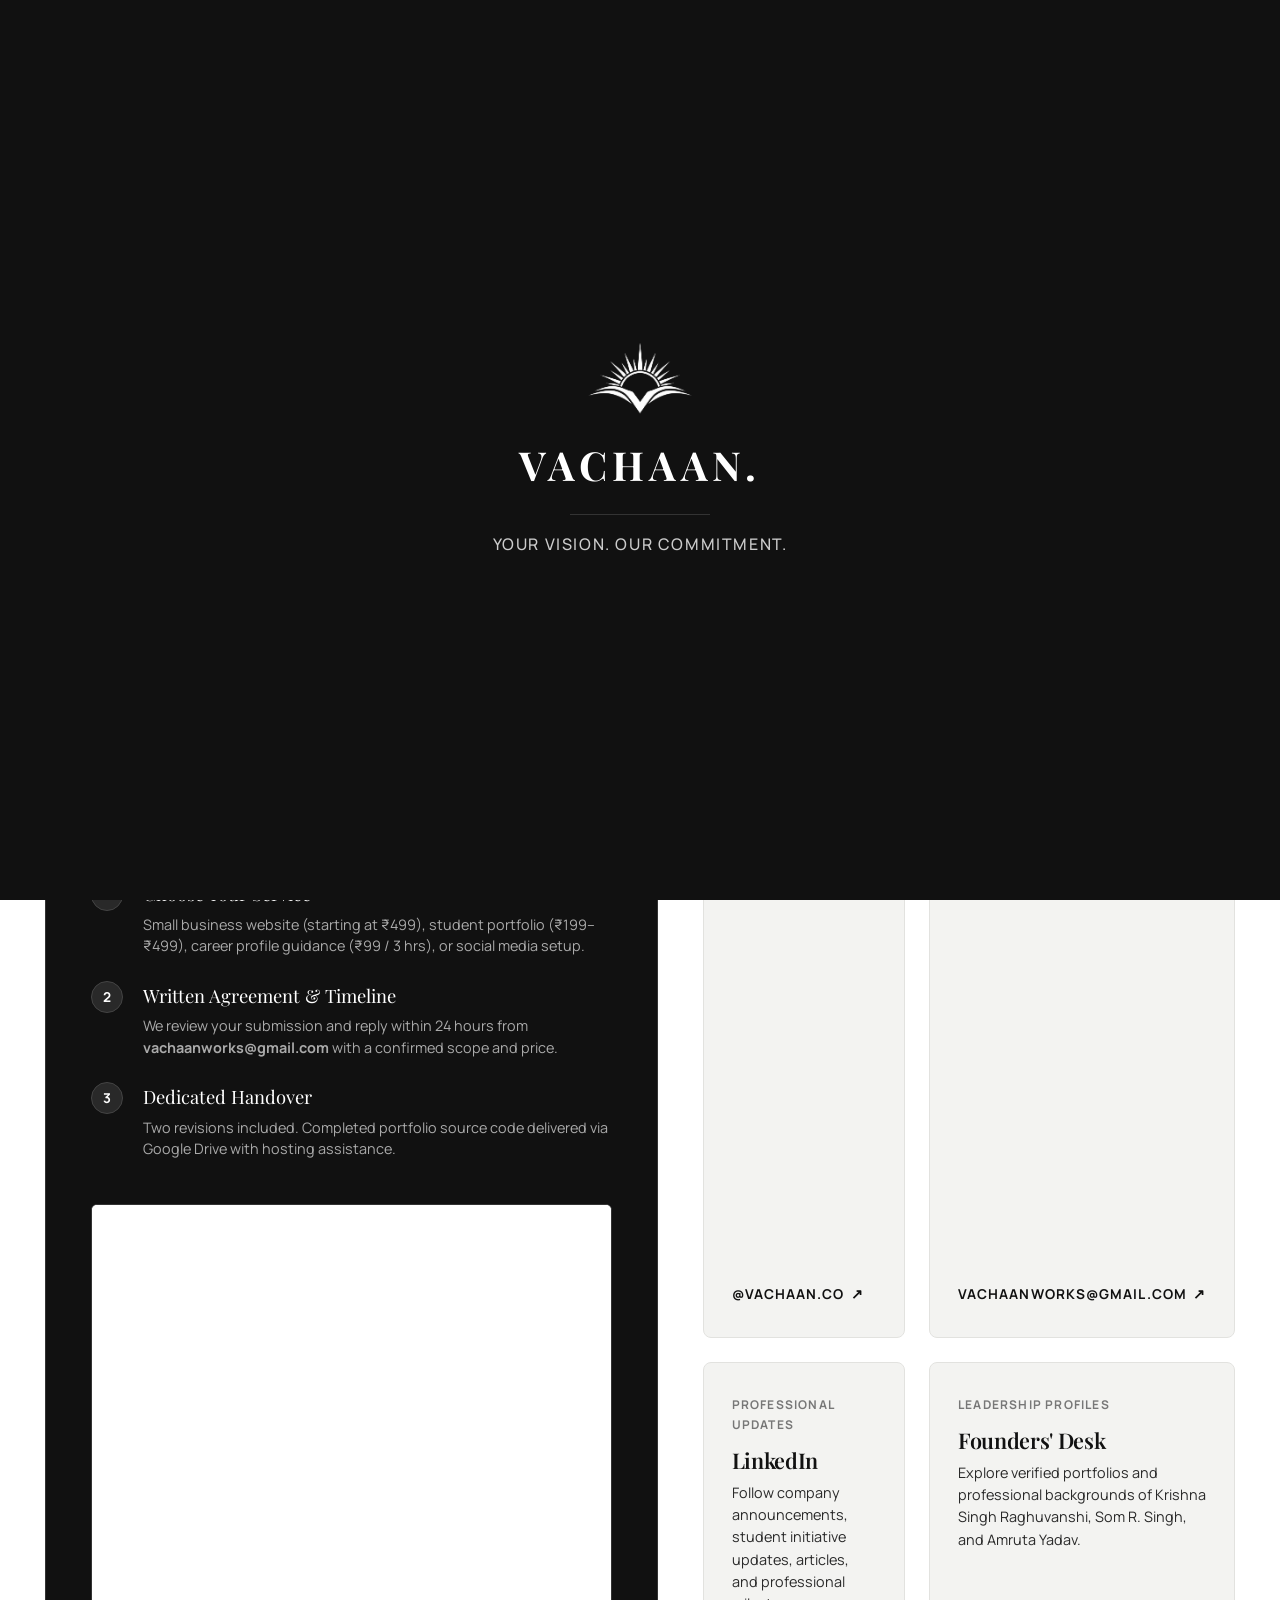
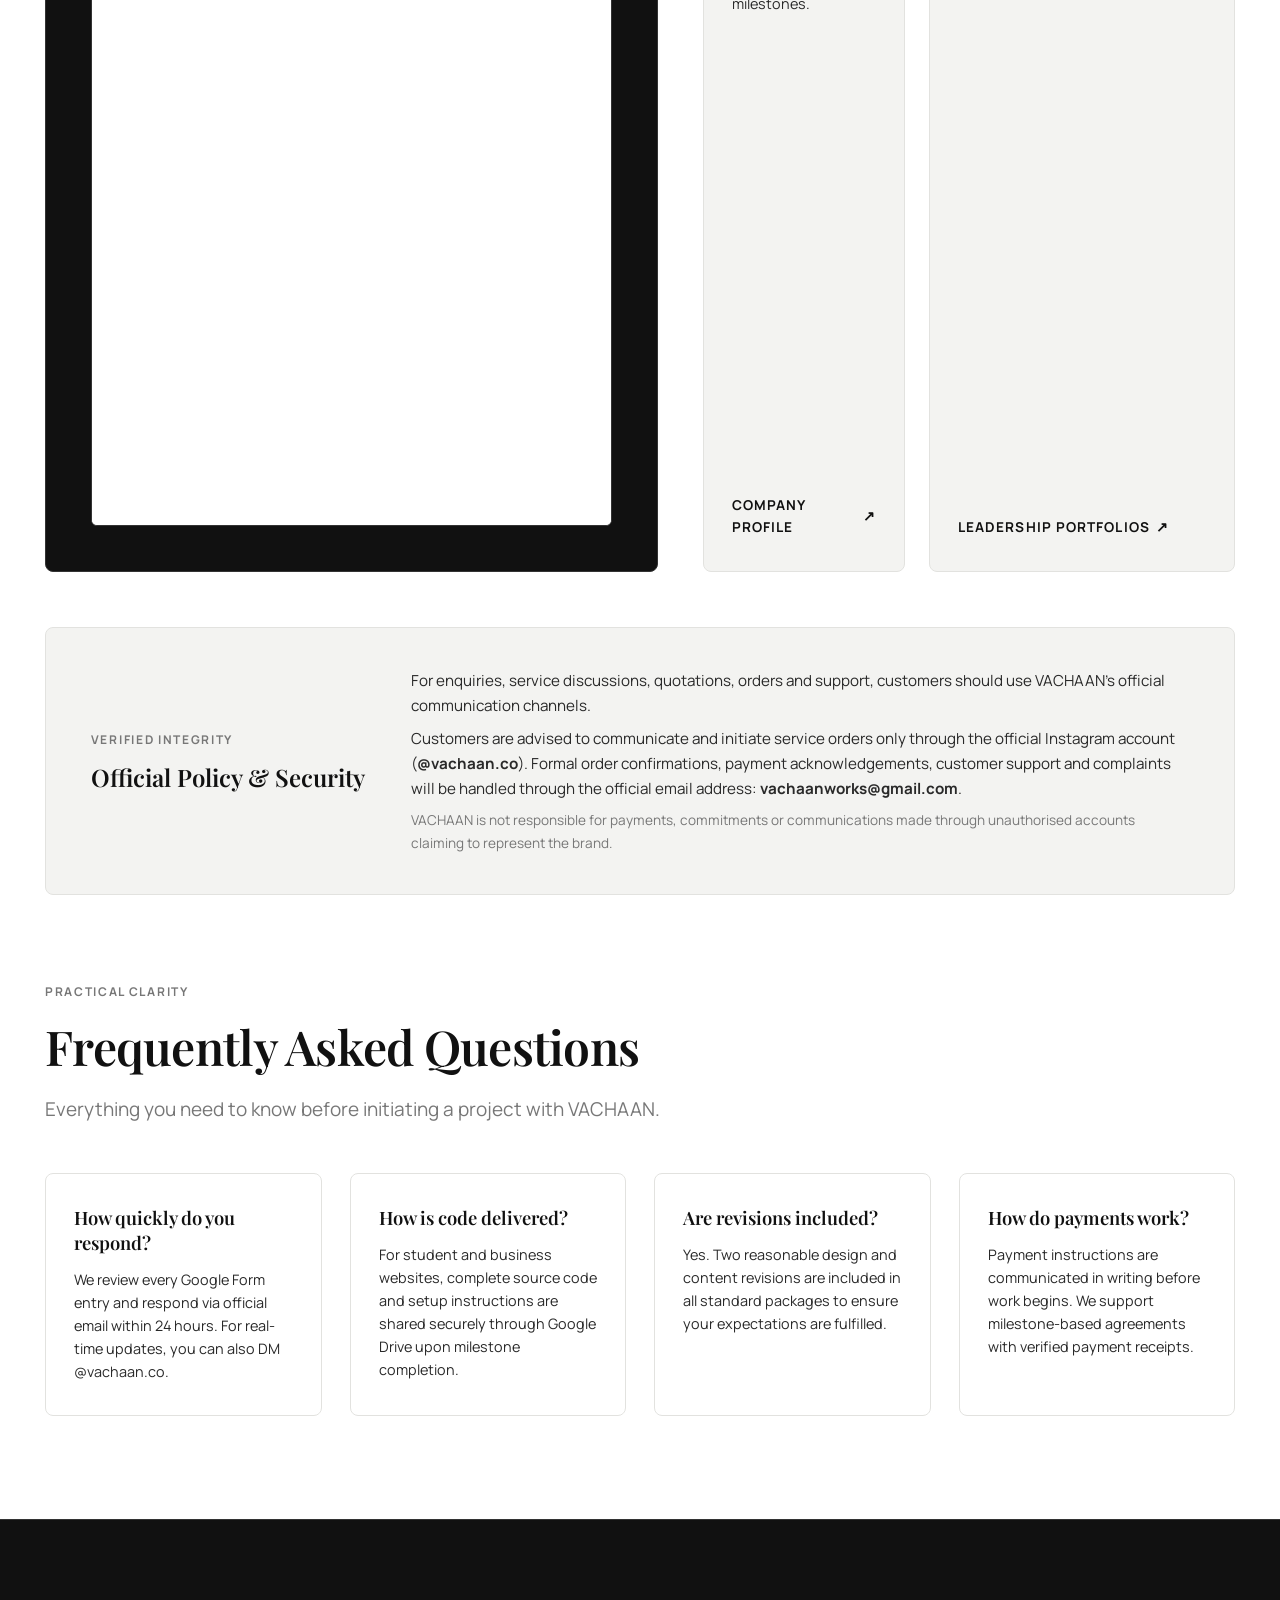
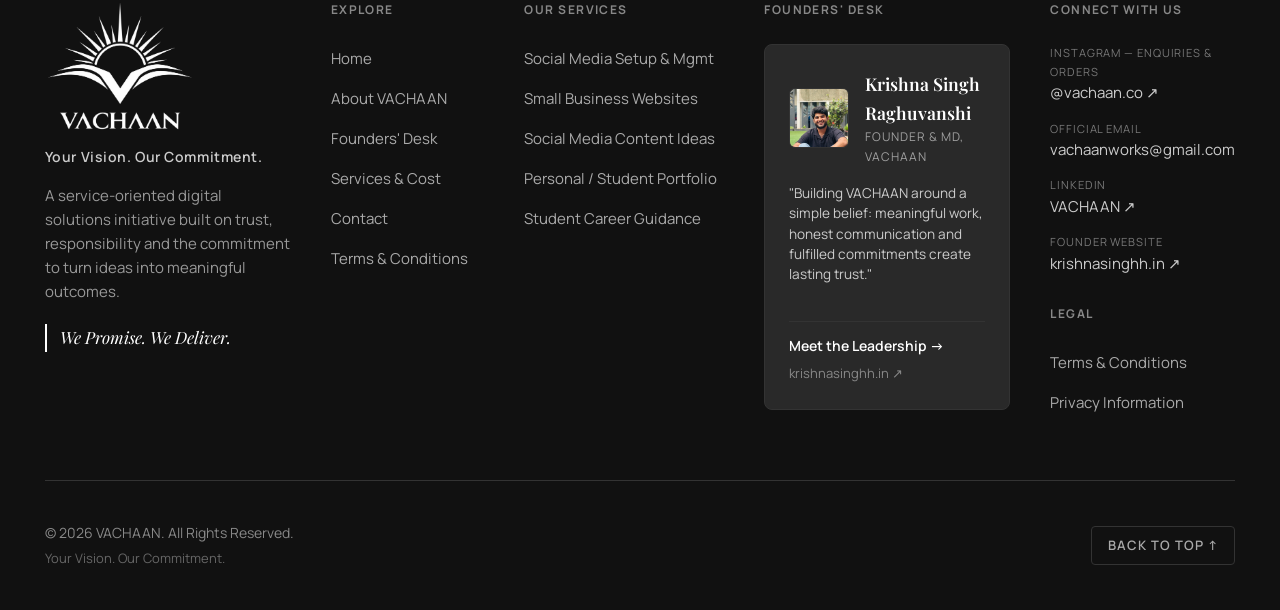
<file: contact.html>
<!DOCTYPE html>
<html lang="en">
<head>
  <meta charset="UTF-8">
  <meta name="viewport" content="width=device-width, initial-scale=1.0">
  <title>Contact &amp; Enquiries | VACHAAN.</title>
  
  <!-- SEO & Brand Metadata -->
  <meta name="description" content="Connect with VACHAAN for small business websites, student portfolios, social media setup, or career guidance. Official enquiry portal via Google Forms, Instagram @vachaan.co and email.">
  <meta name="keywords" content="Contact VACHAAN, vachaanworks@gmail.com, @vachaan.co, web design enquiry, order student portfolio, Krishna Singh Raghuvanshi">
  <meta name="author" content="Krishna Singh Raghuvanshi">
  <link rel="canonical" href="https://vachaan.co/contact.html">

  <!-- Open Graph / Social Sharing -->
  <meta property="og:type" content="website">
  <meta property="og:title" content="Contact &amp; Enquiries | VACHAAN.">
  <meta property="og:description" content="Every meaningful project begins with a conversation. Let's discuss your vision and requirements.">
  <meta property="og:image" content="assets/images/vachaan-logo.jpg">
  <meta property="og:site_name" content="VACHAAN">

  <!-- Favicon Configuration -->
  <link rel="icon" type="image/png" sizes="32x32" href="assets/images/favicon-32x32.png">
  <link rel="icon" type="image/png" href="assets/images/favicon.png">
  <link rel="apple-touch-icon" sizes="180x180" href="assets/images/apple-touch-icon.png">
  <link rel="shortcut icon" href="favicon.ico">

  <!-- Typography: Playfair Display & Manrope -->
  <link rel="preconnect" href="https://fonts.googleapis.com">
  <link rel="preconnect" href="https://fonts.gstatic.com" crossorigin>
  <link href="https://fonts.googleapis.com/css2?family=Manrope:wght@300;400;500;600;700;800&family=Playfair+Display:ital,wght@0,400;0,600;0,700;0,800;1,400;1,600&display=swap" rel="stylesheet">

  <!-- Stylesheets -->
  <link rel="stylesheet" href="css/style.css">
  <link rel="stylesheet" href="css/responsive.css">
  <link rel="stylesheet" href="css/animations.css">
</head>
<body class="page-contact page-fade-in">

  <!-- Website Opening Brand Reveal Animation Overlay -->
  <aside id="brand-intro-overlay" class="brand-intro-overlay" aria-label="Brand Presentation">
    <div class="intro-content">
      <img src="assets/images/vachaan-emblem-white.png" alt="VACHAAN Emblem" class="intro-logo">
      <div class="intro-brand-name">VACHAAN.</div>
      <div class="intro-line"></div>
      <div class="intro-tagline">Your Vision. Our Commitment.</div>
    </div>
  </aside>

  <!-- Global Sticky Navigation Header -->
  <header class="site-header" role="banner">
    <div class="header-container">
      <a href="index.html" class="header-brand" aria-label="VACHAAN Home">
        <img src="assets/images/vachaan-emblem-white.png" alt="VACHAAN Emblem" class="brand-logo-img">
        <span class="brand-name">VACHAAN.</span>
      </a>

      <!-- Desktop Navigation Links (Unjumbled, single line, responsive) -->
      <nav class="header-nav" aria-label="Primary Navigation">
        <ul class="nav-list">
          <li><a href="index.html" class="nav-link">Home</a></li>
          <li><a href="about.html" class="nav-link">About</a></li>
          <li><a href="founders-desk.html" class="nav-link">Founders' Desk</a></li>
          <li><a href="services.html" class="nav-link">Services &amp; Cost</a></li>
          <li><a href="contact.html" class="nav-link active">Contact</a></li>
          <li><a href="terms.html" class="nav-link">Terms</a></li>
        </ul>
        <div class="header-cta">
          <a href="https://docs.google.com/forms/d/e/1FAIpQLSd0yPAy3FGfljZbGYcYo4oJX2aPUTbtNTalY9eogBbhUL1H7Q/viewform?usp=publish-editor" target="_blank" rel="noopener noreferrer" class="btn btn-outline-white btn-sm">Start Project ↗</a>
        </div>
      </nav>

      <!-- Mobile Menu Button -->
      <button class="menu-toggle" type="button" aria-label="Open mobile navigation menu" aria-expanded="false">
        <svg class="menu-icon" viewBox="0 0 24 24" width="24" height="24" stroke="currentColor" stroke-width="2" fill="none" stroke-linecap="round" stroke-linejoin="round">
          <line x1="3" y1="12" x2="21" y2="12"></line>
          <line x1="3" y1="6" x2="21" y2="6"></line>
          <line x1="3" y1="18" x2="21" y2="18"></line>
        </svg>
      </button>
    </div>
  </header>

  <!-- Mobile Navigation Drawer -->
  <nav class="mobile-nav-drawer" aria-label="Mobile Navigation Drawer">
    <div class="mobile-nav-header">
      <a href="index.html" class="header-brand">
        <img src="assets/images/vachaan-emblem-white.png" alt="VACHAAN Emblem" class="brand-logo-img">
        <span class="brand-name">VACHAAN.</span>
      </a>
      <button class="mobile-nav-close" type="button" aria-label="Close mobile navigation menu">
        <svg viewBox="0 0 24 24" width="24" height="24" stroke="currentColor" stroke-width="2" fill="none" stroke-linecap="round" stroke-linejoin="round">
          <line x1="18" y1="6" x2="6" y2="18"></line>
          <line x1="6" y1="6" x2="18" y2="18"></line>
        </svg>
      </button>
    </div>
    <ul class="mobile-nav-list">
      <li><a href="index.html" class="mobile-nav-link"><span>Home</span> <span>→</span></a></li>
      <li><a href="about.html" class="mobile-nav-link"><span>About VACHAAN</span> <span>→</span></a></li>
      <li><a href="founders-desk.html" class="mobile-nav-link"><span>Founders' Desk</span> <span>→</span></a></li>
      <li><a href="services.html" class="mobile-nav-link"><span>Services &amp; Cost</span> <span>→</span></a></li>
      <li><a href="contact.html" class="mobile-nav-link active"><span>Contact</span> <span>→</span></a></li>
      <li><a href="terms.html" class="mobile-nav-link"><span>Terms &amp; Conditions</span> <span>→</span></a></li>
    </ul>
    <div class="mobile-nav-footer">
      <a href="https://docs.google.com/forms/d/e/1FAIpQLSd0yPAy3FGfljZbGYcYo4oJX2aPUTbtNTalY9eogBbhUL1H7Q/viewform?usp=publish-editor" target="_blank" rel="noopener noreferrer" class="btn btn-white" style="width: 100%;">Open Enquiry Form ↗</a>
    </div>
  </nav>

  <main id="main-content">

    <!-- Hero Header (Expansive, Left to Right) -->
    <section class="section section-obsidian" style="padding-top: clamp(4.5rem, 6vw, 6.5rem); padding-bottom: clamp(4.5rem, 6vw, 6rem);">
      <div class="container">
        <div class="reveal-on-scroll" style="max-width: 1100px;">
          <span class="eyebrow eyebrow-dark">Client Onboarding &amp; Consultation</span>
          <h1 class="hero-title" style="margin-bottom: 1.5rem;">Let's Start a Conversation.</h1>
          <p class="hero-lead" style="color: #D2D2D0; margin-bottom: 0;">
            "Whether you are a business looking for a digital presence, a student building a professional identity or an individual exploring digital solutions, we would be glad to hear from you."
          </p>
        </div>
      </div>
    </section>

    <!-- Main Content Section: Left-to-Right Full Width Grid -->
    <section class="section section-white" aria-labelledby="portal-heading">
      <div class="container">
        
        <div class="contact-layout-wide reveal-on-scroll">
          
          <!-- Column 1: Executive Onboarding Portal (Google Form) -->
          <div class="contact-portal-box">
            <div>
              <div style="display: flex; align-items: center; justify-content: space-between; gap: 1rem; margin-bottom: 1.5rem; flex-wrap: wrap;">
                <span class="eyebrow eyebrow-dark" style="margin-bottom: 0;">Official Intake Portal</span>
                <span style="font-size: 0.75rem; text-transform: uppercase; letter-spacing: 0.1em; color: #AAAAAA; border: 1px solid #333333; padding: 0.3rem 0.65rem; border-radius: 4px;">Powered by Google Forms</span>
              </div>
              <h2 id="portal-heading" style="font-size: clamp(1.85rem, 2.5vw, 2.5rem); color: #FFFFFF; margin-bottom: 1rem; line-height: 1.2;">
                Submit Project Requirements
              </h2>
              <p style="color: #D2D2D0; font-size: 1.05rem; line-height: 1.7; margin-bottom: 2.25rem;">
                We have streamlined project initiation through our official Google Form. It takes less than 2 minutes to outline your project parameters, preferred timelines, and reference materials.
              </p>

              <!-- Process Flow Steps -->
              <div style="display: flex; flex-direction: column; gap: 1.5rem; margin-bottom: 2.75rem; border-top: 1px solid #292929; padding-top: 1.75rem;">
                
                <div style="display: flex; gap: 1.25rem; align-items: flex-start;">
                  <div style="width: 32px; height: 32px; border-radius: 50%; background-color: #292929; border: 1px solid #444444; color: #FFFFFF; display: flex; align-items: center; justify-content: center; font-size: 0.85rem; font-weight: 700; flex-shrink: 0;">
                    1
                  </div>
                  <div>
                    <div style="font-family: var(--font-heading); font-size: 1.15rem; color: #FFFFFF; margin-bottom: 0.25rem;">Choose Your Service</div>
                    <div style="font-size: 0.9rem; color: #AAAAAA; line-height: 1.5;">
                      Small business website (starting at ₹499), student portfolio (₹199–₹499), career profile guidance (₹99 / 3 hrs), or social media setup.
                    </div>
                  </div>
                </div>

                <div style="display: flex; gap: 1.25rem; align-items: flex-start;">
                  <div style="width: 32px; height: 32px; border-radius: 50%; background-color: #292929; border: 1px solid #444444; color: #FFFFFF; display: flex; align-items: center; justify-content: center; font-size: 0.85rem; font-weight: 700; flex-shrink: 0;">
                    2
                  </div>
                  <div>
                    <div style="font-family: var(--font-heading); font-size: 1.15rem; color: #FFFFFF; margin-bottom: 0.25rem;">Written Agreement &amp; Timeline</div>
                    <div style="font-size: 0.9rem; color: #AAAAAA; line-height: 1.5;">
                      We review your submission and reply within 24 hours from <strong>vachaanworks@gmail.com</strong> with a confirmed scope and price.
                    </div>
                  </div>
                </div>

                <div style="display: flex; gap: 1.25rem; align-items: flex-start;">
                  <div style="width: 32px; height: 32px; border-radius: 50%; background-color: #292929; border: 1px solid #444444; color: #FFFFFF; display: flex; align-items: center; justify-content: center; font-size: 0.85rem; font-weight: 700; flex-shrink: 0;">
                    3
                  </div>
                  <div>
                    <div style="font-family: var(--font-heading); font-size: 1.15rem; color: #FFFFFF; margin-bottom: 0.25rem;">Dedicated Handover</div>
                    <div style="font-size: 0.9rem; color: #AAAAAA; line-height: 1.5;">
                      Two revisions included. Completed portfolio source code delivered via Google Drive with hosting assistance.
                    </div>
                  </div>
                </div>

              </div>
            </div>

            <!-- Embedded Google Form -->
            <div class="contact-form-embed" style="width: 100%; border-radius: var(--radius-sm); overflow: hidden; background-color: #FFFFFF; border: 1px solid #333333;">
              <iframe
                src="https://docs.google.com/forms/d/e/1FAIpQLSd0yPAy3FGfljZbGYcYo4oJX2aPUTbtNTalY9eogBbhUL1H7Q/viewform?embedded=true"
                width="100%"
                height="920"
                frameborder="0"
                marginheight="0"
                marginwidth="0"
                title="VACHAAN Official Project Enquiry Form"
                style="display: block; width: 100%; min-height: 920px; border: 0; background-color: #FFFFFF;">
                Loading Intake Form…
              </iframe>
            </div>
          </div>

          <!-- Column 2: Direct Official Communication Channels (2x2 Grid) -->
          <div class="contact-channels-grid">
            
            <!-- Instagram -->
            <a href="https://www.instagram.com/vachaan.co/" target="_blank" rel="noopener noreferrer" class="contact-channel-card-new">
              <div>
                <div class="channel-badge">Primary Discussions</div>
                <h3 class="channel-title">Instagram</h3>
                <p class="channel-desc">
                  Our recommended channel for initial order enquiries, quick questions, and real-time project scoping.
                </p>
              </div>
              <div class="channel-action">
                <span>@vachaan.co</span>
                <span>↗</span>
              </div>
            </a>

            <!-- Official Email -->
            <a href="mailto:vachaanworks@gmail.com" class="contact-channel-card-new">
              <div>
                <div class="channel-badge">Formal Correspondence</div>
                <h3 class="channel-title">Official Email</h3>
                <p class="channel-desc">
                  Used for written confirmations, formal agreements, payment receipts, and Google Drive code delivery.
                </p>
              </div>
              <div class="channel-action">
                <span>vachaanworks@gmail.com</span>
                <span>↗</span>
              </div>
            </a>

            <!-- LinkedIn -->
            <a href="https://www.linkedin.com/company/vachaan/" target="_blank" rel="noopener noreferrer" class="contact-channel-card-new">
              <div>
                <div class="channel-badge">Professional Updates</div>
                <h3 class="channel-title">LinkedIn</h3>
                <p class="channel-desc">
                  Follow company announcements, student initiative updates, articles, and professional milestones.
                </p>
              </div>
              <div class="channel-action">
                <span>Company Profile</span>
                <span>↗</span>
              </div>
            </a>

            <!-- Founder Website -->
            <a href="https://krishnasinghh.in" target="_blank" rel="noopener noreferrer" class="contact-channel-card-new">
              <div>
                <div class="channel-badge">Leadership Profiles</div>
                <h3 class="channel-title">Founders' Desk</h3>
                <p class="channel-desc">
                  Explore verified portfolios and professional backgrounds of Krishna Singh Raghuvanshi, Som R. Singh, and Amruta Yadav.
                </p>
              </div>
              <div class="channel-action">
                <span>Leadership Portfolios</span>
                <span>↗</span>
              </div>
            </a>

          </div>

        </div>

        <!-- Full-Width Official Communication Policy Banner -->
        <div class="policy-strip reveal-on-scroll">
          <div>
            <span class="eyebrow" style="margin-bottom: 0.5rem;">Verified Integrity</span>
            <div class="policy-strip-title">Official Policy &amp; Security</div>
          </div>
          <div class="policy-strip-content">
            <p>
              For enquiries, service discussions, quotations, orders and support, customers should use VACHAAN's official communication channels.
            </p>
            <p>
              Customers are advised to communicate and initiate service orders only through the official Instagram account (<strong>@vachaan.co</strong>). Formal order confirmations, payment acknowledgements, customer support and complaints will be handled through the official email address: <strong>vachaanworks@gmail.com</strong>.
            </p>
            <p style="font-size: 0.85rem; color: #777777;">
              VACHAAN is not responsible for payments, commitments or communications made through unauthorised accounts claiming to represent the brand.
            </p>
          </div>
        </div>

        <!-- Pre-Enquiry FAQs (4 Columns from Left to Right) -->
        <div style="margin-top: 5rem;" class="reveal-on-scroll">
          <div class="section-header" style="margin-bottom: 2rem;">
            <span class="eyebrow">Practical Clarity</span>
            <h2 class="section-title">Frequently Asked Questions</h2>
            <p class="section-subtitle">Everything you need to know before initiating a project with VACHAAN.</p>
          </div>

          <div class="faq-section-grid">
            <div class="faq-card">
              <div class="faq-card-q">How quickly do you respond?</div>
              <p class="faq-card-a">
                We review every Google Form entry and respond via official email within 24 hours. For real-time updates, you can also DM @vachaan.co.
              </p>
            </div>

            <div class="faq-card">
              <div class="faq-card-q">How is code delivered?</div>
              <p class="faq-card-a">
                For student and business websites, complete source code and setup instructions are shared securely through Google Drive upon milestone completion.
              </p>
            </div>

            <div class="faq-card">
              <div class="faq-card-q">Are revisions included?</div>
              <p class="faq-card-a">
                Yes. Two reasonable design and content revisions are included in all standard packages to ensure your expectations are fulfilled.
              </p>
            </div>

            <div class="faq-card">
              <div class="faq-card-q">How do payments work?</div>
              <p class="faq-card-a">
                Payment instructions are communicated in writing before work begins. We support milestone-based agreements with verified payment receipts.
              </p>
            </div>
          </div>
        </div>

      </div>
    </section>

  </main>

  <!-- Global Footer (Consistent across all 6 pages) -->
  <footer class="site-footer" role="contentinfo">
    <div class="container">
      <div class="footer-main-grid">
        
        <!-- Section A: Brand Identity -->
        <div class="footer-col">
          <a href="index.html" class="footer-brand-link" aria-label="VACHAAN Home">
            <img src="assets/images/vachaan-logo-white.png" alt="VACHAAN. Your Vision. Our Commitment." class="footer-brand-logo">
          </a>
          <div class="footer-brand-tagline">Your Vision. Our Commitment.</div>
          <p class="footer-brand-desc">
            A service-oriented digital solutions initiative built on trust, responsibility and the commitment to turn ideas into meaningful outcomes.
          </p>
          <div class="footer-closing-statement">
            We Promise. We Deliver.
          </div>
        </div>

        <!-- Section B: Quick Navigation -->
        <div class="footer-col">
          <div class="footer-heading">EXPLORE</div>
          <ul class="footer-nav-list">
            <li><a href="index.html" class="footer-nav-link">Home</a></li>
            <li><a href="about.html" class="footer-nav-link">About VACHAAN</a></li>
            <li><a href="founders-desk.html" class="footer-nav-link">Founders' Desk</a></li>
            <li><a href="services.html" class="footer-nav-link">Services &amp; Cost</a></li>
            <li><a href="contact.html" class="footer-nav-link">Contact</a></li>
            <li><a href="terms.html" class="footer-nav-link">Terms &amp; Conditions</a></li>
          </ul>
        </div>

        <!-- Section C: Our Services -->
        <div class="footer-col">
          <div class="footer-heading">OUR SERVICES</div>
          <ul class="footer-nav-list">
            <li><a href="services.html#service-a" class="footer-nav-link">Social Media Setup &amp; Mgmt</a></li>
            <li><a href="services.html#service-b" class="footer-nav-link">Small Business Websites</a></li>
            <li><a href="services.html#service-c" class="footer-nav-link">Social Media Content Ideas</a></li>
            <li><a href="services.html#service-d" class="footer-nav-link">Personal / Student Portfolio</a></li>
            <li><a href="services.html#service-e" class="footer-nav-link">Student Career Guidance</a></li>
          </ul>
        </div>

        <!-- Section D: Founder's Desk (Mandatory Prominence) -->
        <div class="footer-col">
          <div class="footer-heading">FOUNDERS' DESK</div>
          <div class="footer-founder-card">
            <div class="footer-founder-header">
              <img src="assets/images/founder-krishna.jpg" alt="Krishna Singh Raghuvanshi" class="footer-founder-img">
              <div class="footer-founder-meta">
                <div class="footer-founder-name">Krishna Singh Raghuvanshi</div>
                <div class="footer-founder-role">Founder &amp; MD, VACHAAN</div>
              </div>
            </div>
            <p class="footer-founder-quote">
              "Building VACHAAN around a simple belief: meaningful work, honest communication and fulfilled commitments create lasting trust."
            </p>
            <div class="footer-founder-links">
              <a href="founders-desk.html" class="footer-founder-cta">Meet the Leadership →</a>
              <a href="https://krishnasinghh.in" target="_blank" rel="noopener noreferrer" class="footer-founder-site">krishnasinghh.in ↗</a>
            </div>
          </div>
        </div>

        <!-- Section E: Connect with Us & Information -->
        <div class="footer-col">
          <div class="footer-heading">CONNECT WITH US</div>
          <div class="footer-connect-list">
            <div class="footer-connect-item">
              <span class="footer-connect-label">Instagram — Enquiries &amp; Orders</span>
              <a href="https://www.instagram.com/vachaan.co/" target="_blank" rel="noopener noreferrer" class="footer-connect-val">@vachaan.co ↗</a>
            </div>
            <div class="footer-connect-item">
              <span class="footer-connect-label">Official Email</span>
              <a href="mailto:vachaanworks@gmail.com" class="footer-connect-val">vachaanworks@gmail.com</a>
            </div>
            <div class="footer-connect-item">
              <span class="footer-connect-label">LinkedIn</span>
              <a href="https://www.linkedin.com/company/vachaan/" target="_blank" rel="noopener noreferrer" class="footer-connect-val">VACHAAN ↗</a>
            </div>
            <div class="footer-connect-item">
              <span class="footer-connect-label">Founder Website</span>
              <a href="https://krishnasinghh.in" target="_blank" rel="noopener noreferrer" class="footer-connect-val">krishnasinghh.in ↗</a>
            </div>
          </div>

          <div style="margin-top: 1.75rem;">
            <div class="footer-heading">LEGAL</div>
            <ul class="footer-nav-list">
              <li><a href="terms.html" class="footer-nav-link">Terms &amp; Conditions</a></li>
              <li><a href="terms.html#privacy-policy" class="footer-nav-link">Privacy Information</a></li>
            </ul>
          </div>
        </div>

      </div>

      <!-- Section G: Copyright & Back to Top -->
      <div class="footer-bottom">
        <div class="footer-copyright">
          <div>&copy; 2026 VACHAAN. All Rights Reserved.</div>
          <div class="footer-tagline-sub">Your Vision. Our Commitment.</div>
        </div>
        <button id="back-to-top" class="back-to-top" type="button" aria-label="Back to top of page">
          Back to Top ↑
        </button>
      </div>
    </div>
  </footer>

  <!-- Scripts -->
  <script src="js/navigation.js"></script>
  <script src="js/animations.js"></script>
  <script src="js/main.js"></script>
</body>
</html>
</file>
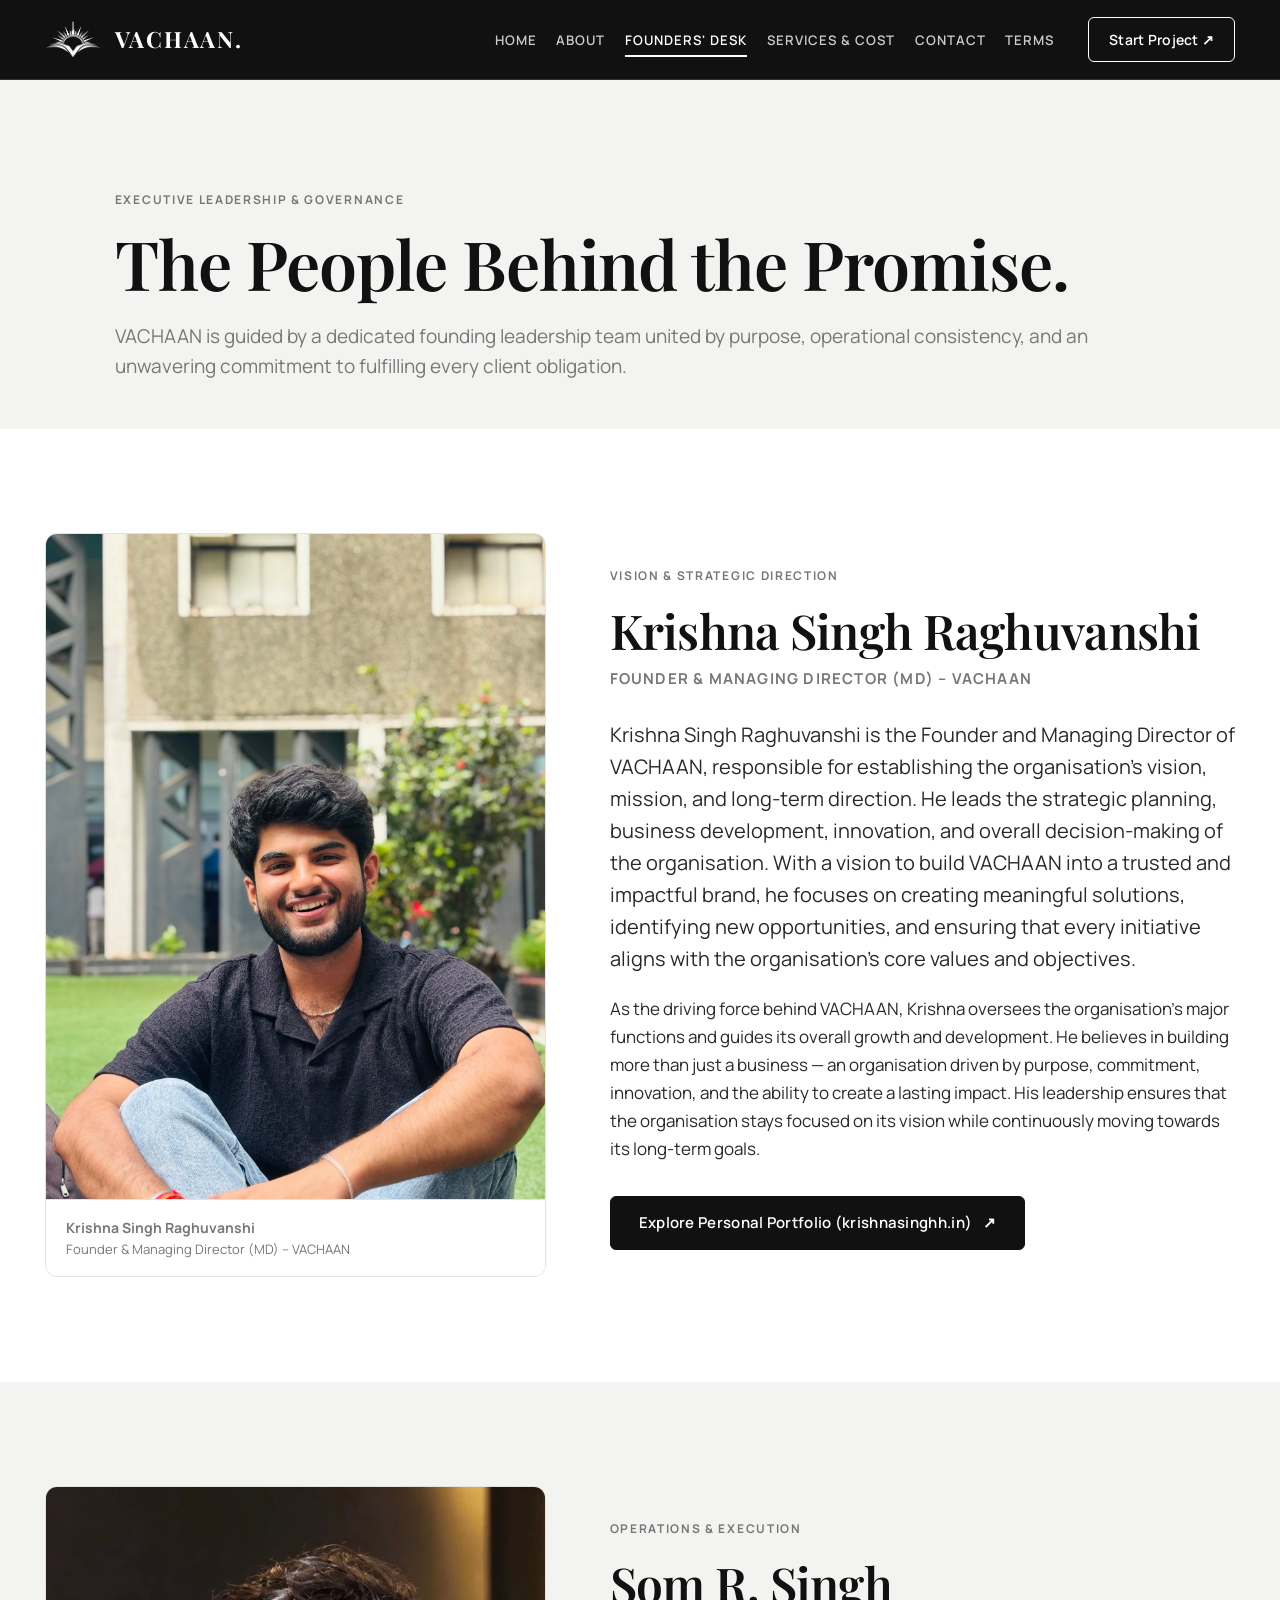
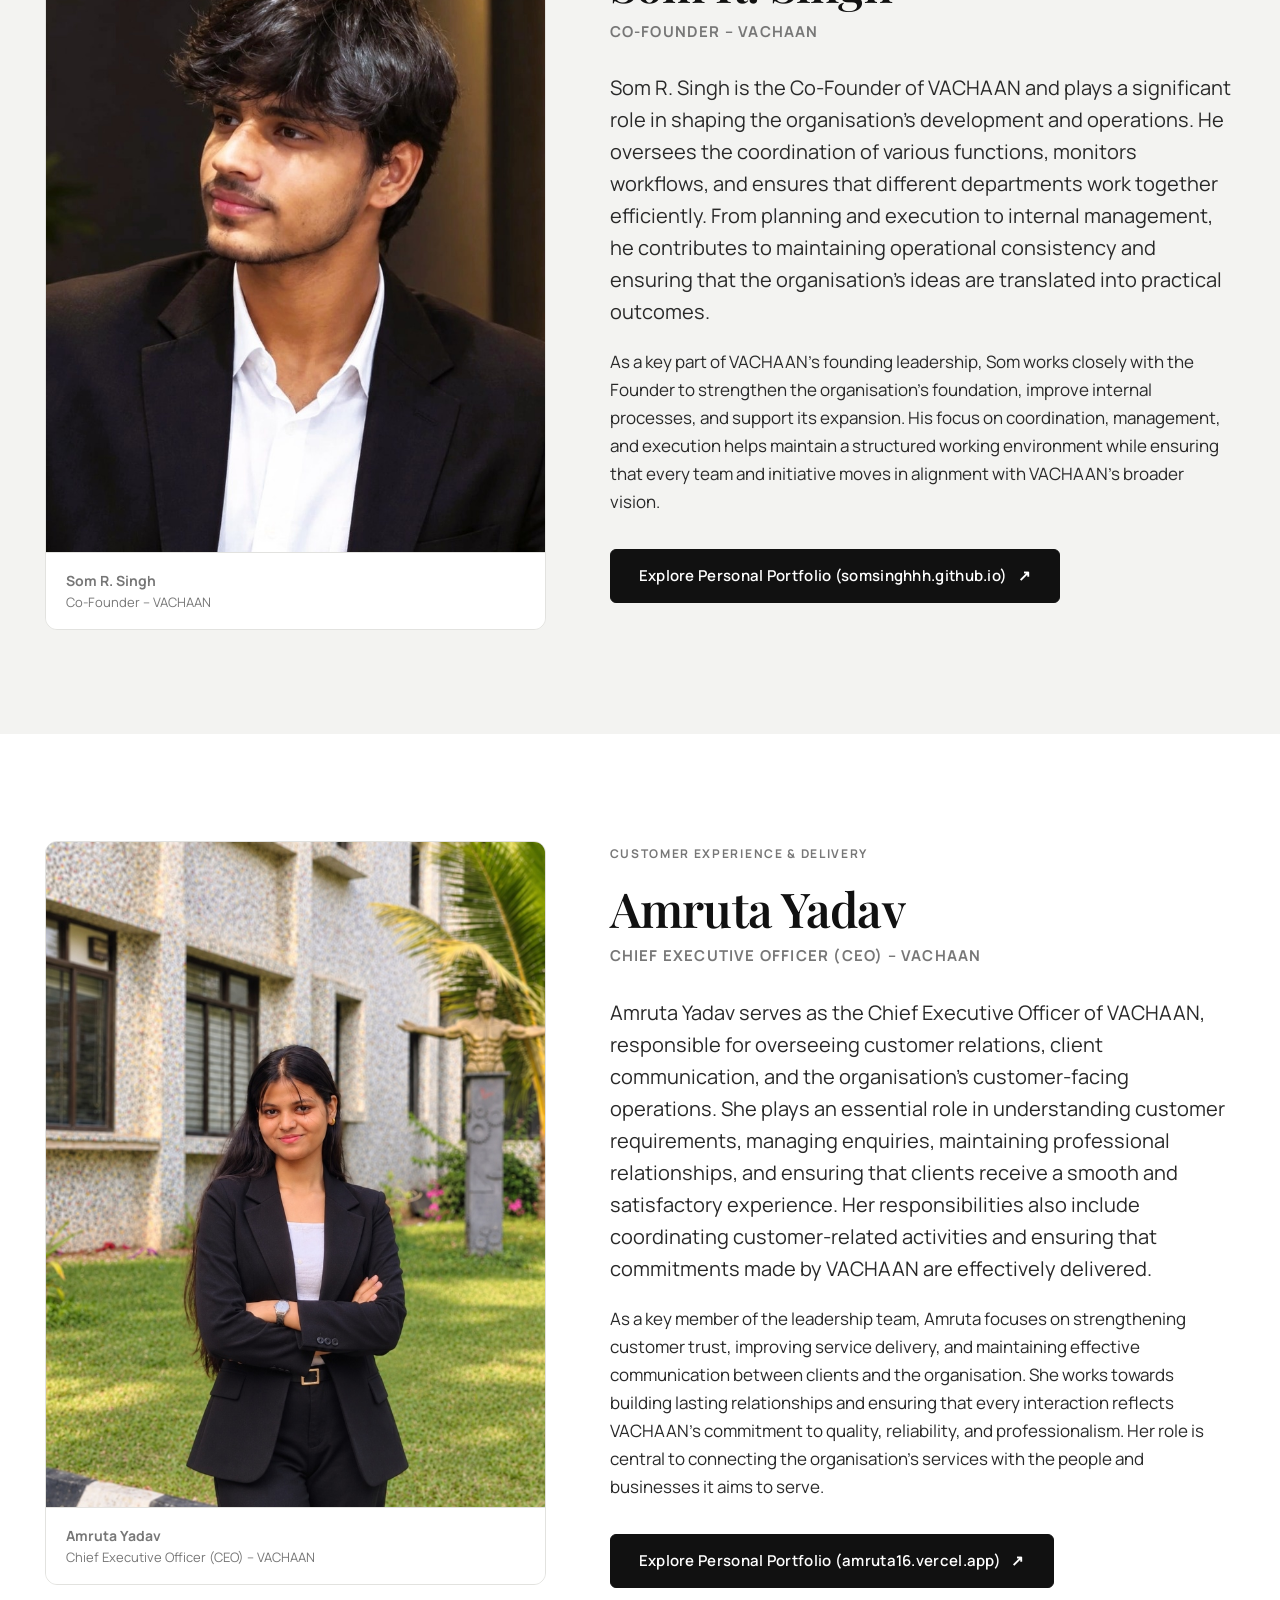
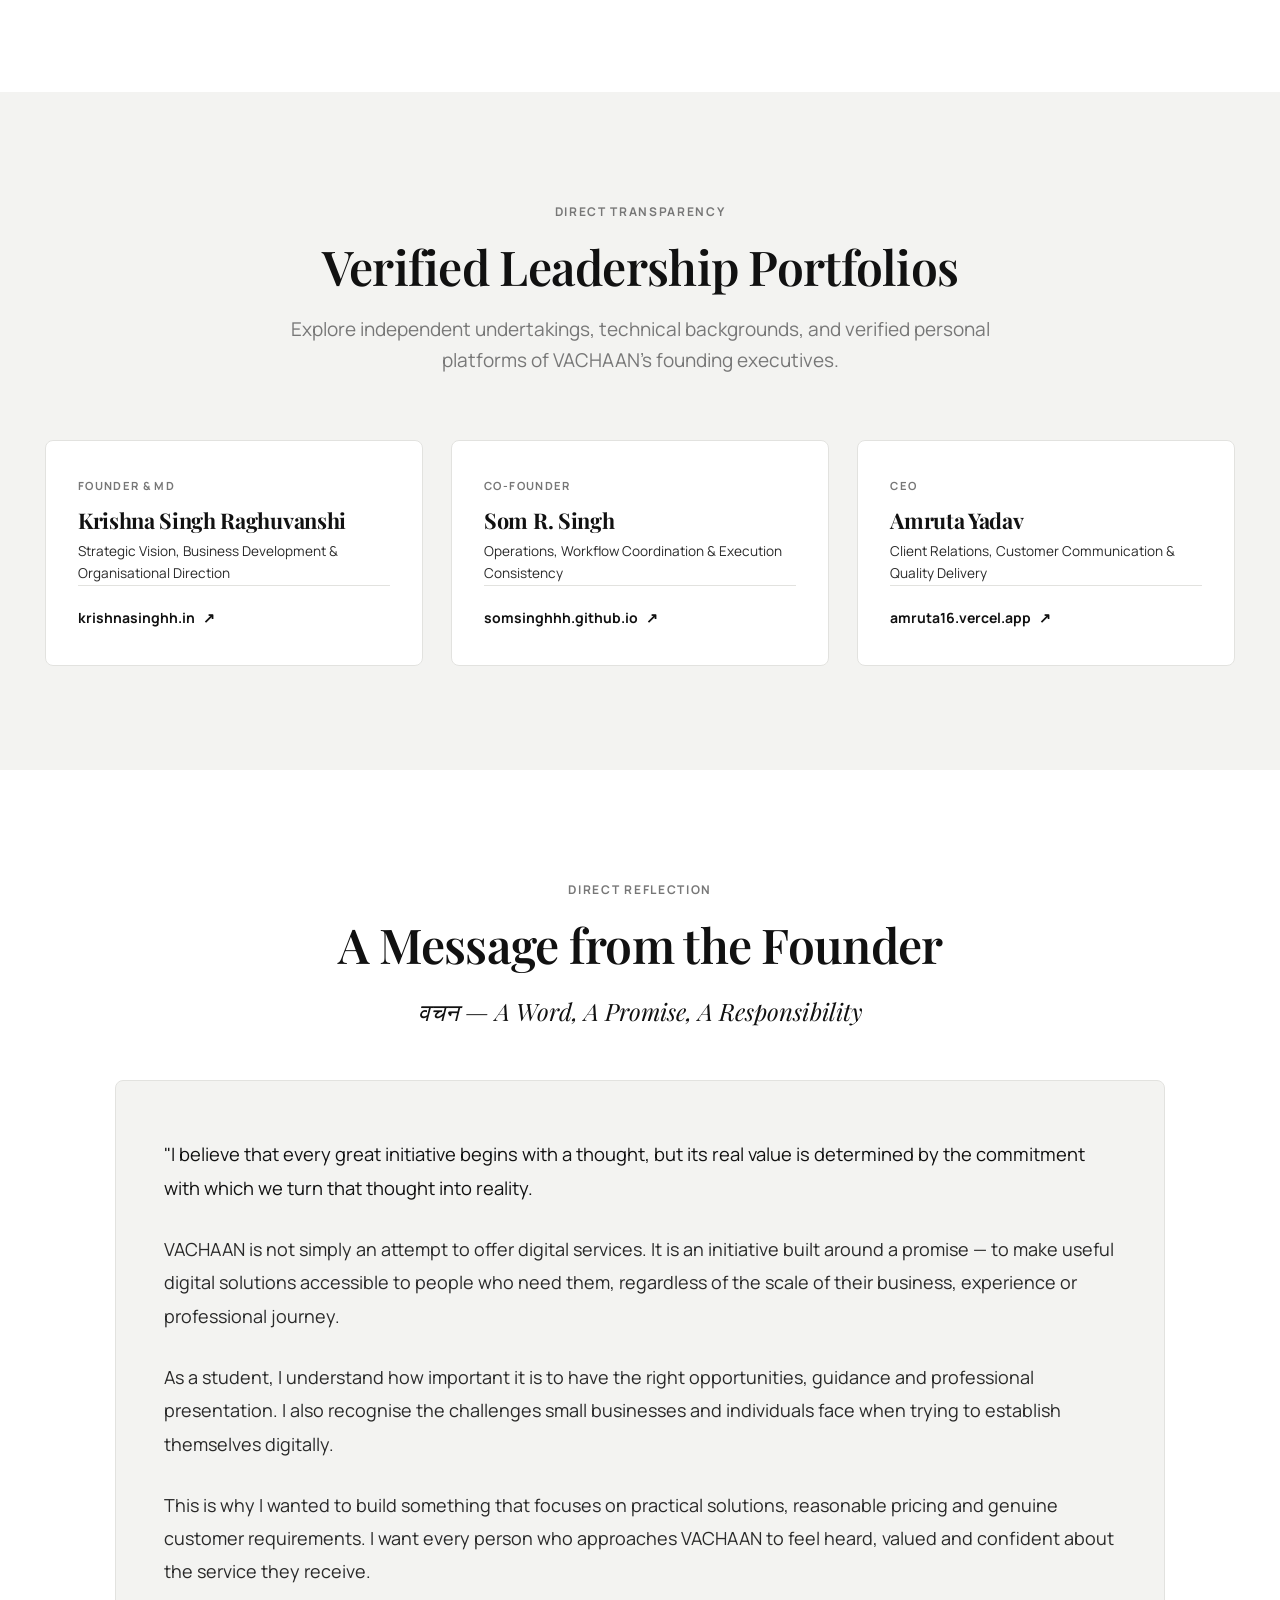
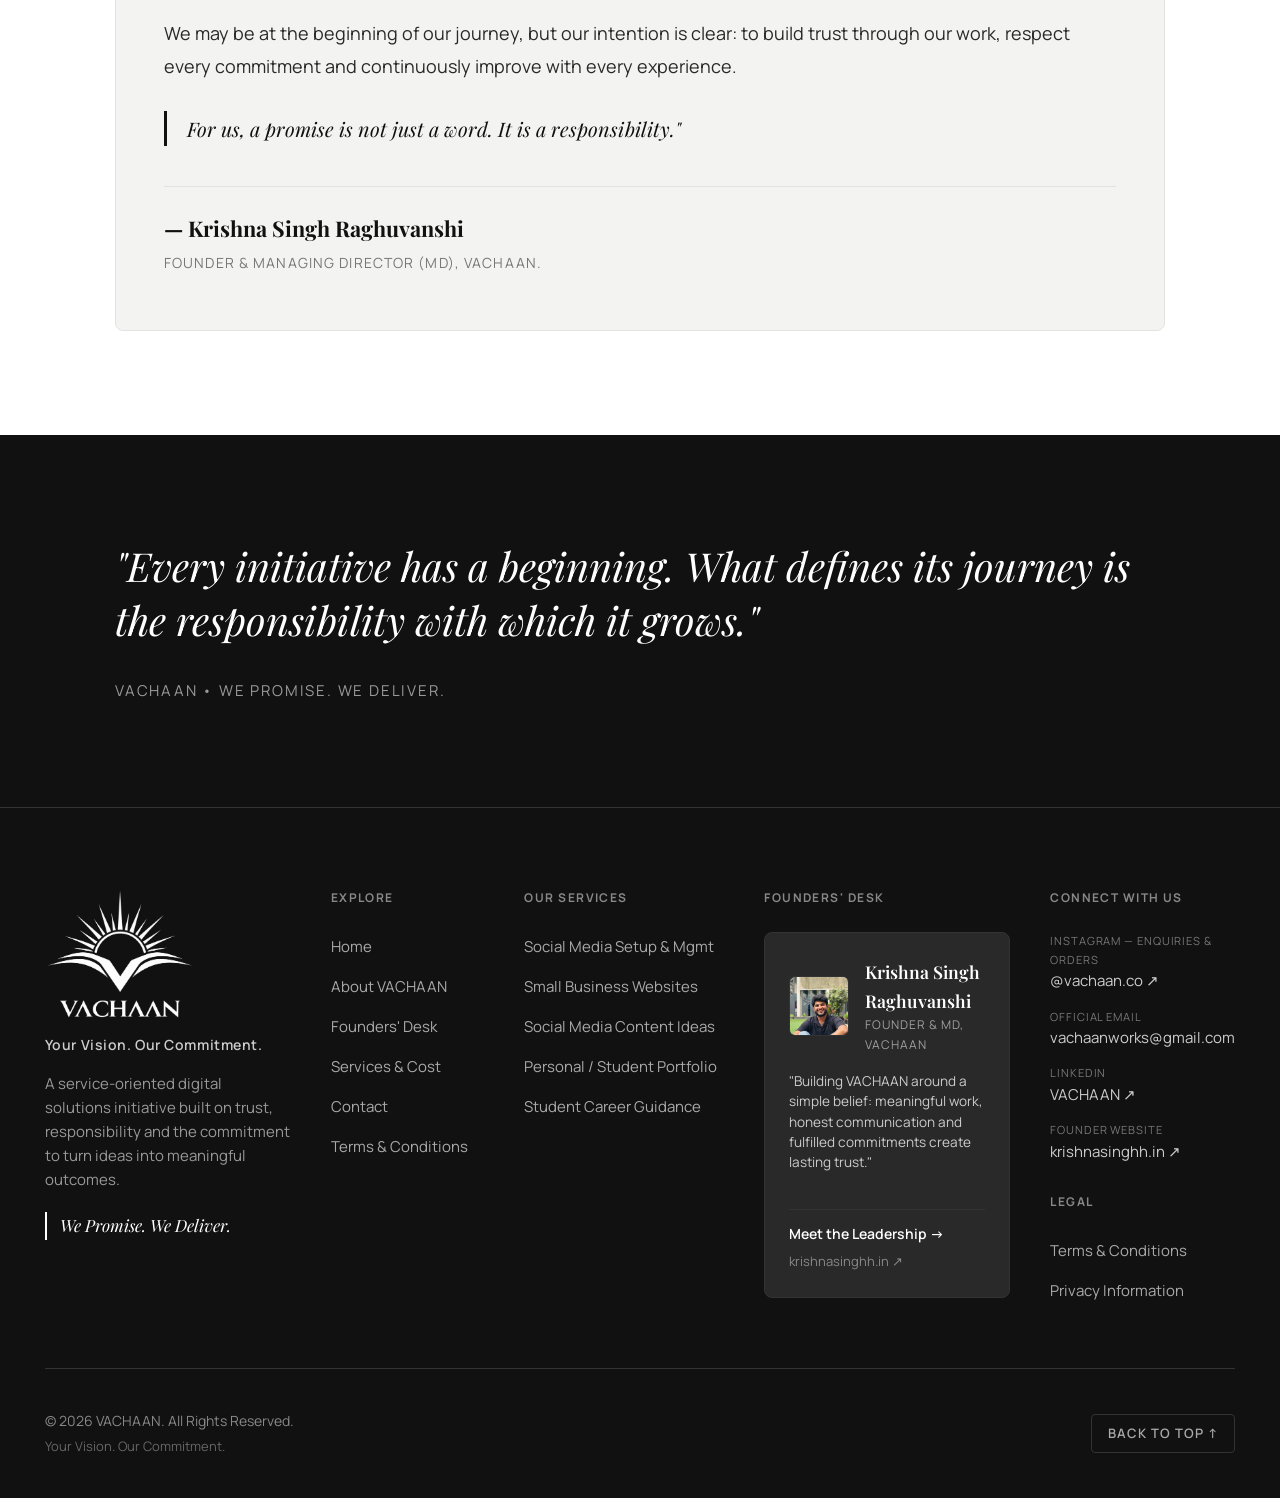
<file: founders-desk.html>
<!DOCTYPE html>
<html lang="en">
<head>
  <meta charset="UTF-8">
  <meta name="viewport" content="width=device-width, initial-scale=1.0">
  <title>Founders' Desk &amp; Leadership | Krishna Singh Raghuvanshi, Som R. Singh, Amruta Yadav | VACHAAN.</title>
  
  <!-- SEO & Brand Metadata -->
  <meta name="description" content="Meet the founding executive leadership of VACHAAN: Krishna Singh Raghuvanshi (Founder & MD), Som R. Singh (Co-Founder), and Amruta Yadav (CEO). Driven by purpose, operational consistency, and fulfilled client commitments.">
  <meta name="keywords" content="Krishna Singh Raghuvanshi, Som R. Singh, Amruta Yadav, Founders Desk, VACHAAN Leadership, digital solutions vision, executive governance">
  <meta name="author" content="Krishna Singh Raghuvanshi, Som R. Singh, Amruta Yadav">
  <link rel="canonical" href="https://vachaan.co/founders-desk.html">

  <!-- Open Graph / Social Sharing -->
  <meta property="og:type" content="profile">
  <meta property="og:title" content="Founders' Desk &amp; Leadership | VACHAAN.">
  <meta property="og:description" content="For us, a promise is not just a word. It is a responsibility. Meet the founding team leading VACHAAN.">
  <meta property="og:image" content="assets/images/founder-krishna.jpg">
  <meta property="og:site_name" content="VACHAAN">

  <!-- Favicon Configuration -->
  <link rel="icon" type="image/png" sizes="32x32" href="assets/images/favicon-32x32.png">
  <link rel="icon" type="image/png" href="assets/images/favicon.png">
  <link rel="apple-touch-icon" sizes="180x180" href="assets/images/apple-touch-icon.png">
  <link rel="shortcut icon" href="favicon.ico">

  <!-- Typography: Playfair Display & Manrope -->
  <link rel="preconnect" href="https://fonts.googleapis.com">
  <link rel="preconnect" href="https://fonts.gstatic.com" crossorigin>
  <link href="https://fonts.googleapis.com/css2?family=Manrope:wght@300;400;500;600;700;800&family=Playfair+Display:ital,wght@0,400;0,600;0,700;0,800;1,400;1,600&display=swap" rel="stylesheet">

  <!-- Stylesheets -->
  <link rel="stylesheet" href="css/style.css">
  <link rel="stylesheet" href="css/responsive.css">
  <link rel="stylesheet" href="css/animations.css">
</head>
<body class="page-founders-desk page-fade-in">

  <!-- Website Opening Brand Reveal Animation Overlay -->
  <aside id="brand-intro-overlay" class="brand-intro-overlay" aria-label="Brand Presentation">
    <div class="intro-content">
      <img src="assets/images/vachaan-emblem-white.png" alt="VACHAAN Emblem" class="intro-logo">
      <div class="intro-brand-name">VACHAAN.</div>
      <div class="intro-line"></div>
      <div class="intro-tagline">Your Vision. Our Commitment.</div>
    </div>
  </aside>

  <!-- Global Sticky Navigation Header (Full Width & Unjumbled) -->
  <header class="site-header" role="banner">
    <div class="header-container">
      <a href="index.html" class="header-brand" aria-label="VACHAAN Home">
        <img src="assets/images/vachaan-emblem-white.png" alt="VACHAAN Emblem" class="brand-logo-img">
        <span class="brand-name">VACHAAN.</span>
      </a>

      <!-- Desktop Navigation Links -->
      <nav class="header-nav" aria-label="Primary Navigation">
        <ul class="nav-list">
          <li><a href="index.html" class="nav-link">Home</a></li>
          <li><a href="about.html" class="nav-link">About</a></li>
          <li><a href="founders-desk.html" class="nav-link active">Founders' Desk</a></li>
          <li><a href="services.html" class="nav-link">Services &amp; Cost</a></li>
          <li><a href="contact.html" class="nav-link">Contact</a></li>
          <li><a href="terms.html" class="nav-link">Terms</a></li>
        </ul>
        <div class="header-cta">
          <a href="https://docs.google.com/forms/d/e/1FAIpQLSd0yPAy3FGfljZbGYcYo4oJX2aPUTbtNTalY9eogBbhUL1H7Q/viewform?usp=publish-editor" target="_blank" rel="noopener noreferrer" class="btn btn-outline-white btn-sm">Start Project ↗</a>
        </div>
      </nav>

      <!-- Mobile Menu Button -->
      <button class="menu-toggle" type="button" aria-label="Open mobile navigation menu" aria-expanded="false">
        <svg class="menu-icon" viewBox="0 0 24 24" width="24" height="24" stroke="currentColor" stroke-width="2" fill="none" stroke-linecap="round" stroke-linejoin="round">
          <line x1="3" y1="12" x2="21" y2="12"></line>
          <line x1="3" y1="6" x2="21" y2="6"></line>
          <line x1="3" y1="18" x2="21" y2="18"></line>
        </svg>
      </button>
    </div>
  </header>

  <!-- Mobile Navigation Drawer -->
  <nav class="mobile-nav-drawer" aria-label="Mobile Navigation Drawer">
    <div class="mobile-nav-header">
      <a href="index.html" class="header-brand">
        <img src="assets/images/vachaan-emblem-white.png" alt="VACHAAN Emblem" class="brand-logo-img">
        <span class="brand-name">VACHAAN.</span>
      </a>
      <button class="mobile-nav-close" type="button" aria-label="Close mobile navigation menu">
        <svg viewBox="0 0 24 24" width="24" height="24" stroke="currentColor" stroke-width="2" fill="none" stroke-linecap="round" stroke-linejoin="round">
          <line x1="18" y1="6" x2="6" y2="18"></line>
          <line x1="6" y1="6" x2="18" y2="18"></line>
        </svg>
      </button>
    </div>
    <ul class="mobile-nav-list">
      <li><a href="index.html" class="mobile-nav-link"><span>Home</span> <span>→</span></a></li>
      <li><a href="about.html" class="mobile-nav-link"><span>About VACHAAN</span> <span>→</span></a></li>
      <li><a href="founders-desk.html" class="mobile-nav-link active"><span>Founders' Desk</span> <span>→</span></a></li>
      <li><a href="services.html" class="mobile-nav-link"><span>Services &amp; Cost</span> <span>→</span></a></li>
      <li><a href="contact.html" class="mobile-nav-link"><span>Contact</span> <span>→</span></a></li>
      <li><a href="terms.html" class="mobile-nav-link"><span>Terms &amp; Conditions</span> <span>→</span></a></li>
    </ul>
    <div class="mobile-nav-footer">
      <a href="https://docs.google.com/forms/d/e/1FAIpQLSd0yPAy3FGfljZbGYcYo4oJX2aPUTbtNTalY9eogBbhUL1H7Q/viewform?usp=publish-editor" target="_blank" rel="noopener noreferrer" class="btn btn-white" style="width: 100%;">Start Project ↗</a>
    </div>
  </nav>

  <main id="main-content">

    <!-- Page Title & Governance Intro Banner -->
    <section class="section section-ivory" style="padding-bottom: 3rem;" aria-labelledby="desk-main-heading">
      <div class="container container-narrow text-center reveal-on-scroll">
        <span class="eyebrow">Executive Leadership &amp; Governance</span>
        <h1 id="desk-main-heading" class="section-title">The People Behind the Promise.</h1>
        <p class="section-subtitle">
          VACHAAN is guided by a dedicated founding leadership team united by purpose, operational consistency, and an unwavering commitment to fulfilling every client obligation.
        </p>
      </div>
    </section>

    <!-- Leader 1: Krishna Singh Raghuvanshi -->
    <section id="krishna" class="section section-white" aria-labelledby="krishna-heading">
      <div class="container">
        <div class="editorial-split reveal-on-scroll">
          
          <!-- Leader Photo -->
          <div class="founder-photo-container">
            <img src="assets/images/founder-krishna.jpg" alt="Krishna Singh Raghuvanshi, Founder &amp; Managing Director of VACHAAN" class="founder-photo">
            <div class="founder-photo-caption">
              <div><strong>Krishna Singh Raghuvanshi</strong></div>
              <div style="font-size: 0.8125rem; color: #777777;">Founder &amp; Managing Director (MD) – VACHAAN</div>
            </div>
          </div>

          <!-- Leader Bio & Identity -->
          <div>
            <span class="eyebrow">Vision &amp; Strategic Direction</span>
            <h2 id="krishna-heading" class="section-title" style="margin-bottom: 0.5rem;">Krishna Singh Raghuvanshi</h2>
            <div style="font-family: var(--font-body); font-size: 0.9375rem; font-weight: 700; text-transform: uppercase; letter-spacing: 0.08em; color: var(--color-grey); margin-bottom: 1.75rem;">
              Founder &amp; Managing Director (MD) – VACHAAN
            </div>

            <p class="text-lead" style="margin-bottom: 1.25rem;">
              Krishna Singh Raghuvanshi is the Founder and Managing Director of VACHAAN, responsible for establishing the organisation's vision, mission, and long-term direction. He leads the strategic planning, business development, innovation, and overall decision-making of the organisation. With a vision to build VACHAAN into a trusted and impactful brand, he focuses on creating meaningful solutions, identifying new opportunities, and ensuring that every initiative aligns with the organisation's core values and objectives.
            </p>

            <p style="margin-bottom: 2rem;">
              As the driving force behind VACHAAN, Krishna oversees the organisation's major functions and guides its overall growth and development. He believes in building more than just a business — an organisation driven by purpose, commitment, innovation, and the ability to create a lasting impact. His leadership ensures that the organisation stays focused on its vision while continuously moving towards its long-term goals.
            </p>

            <div>
              <a href="https://krishnasinghh.in/" target="_blank" rel="noopener noreferrer" class="btn btn-primary">
                Explore Personal Portfolio (krishnasinghh.in)
                <span class="btn-arrow">↗</span>
              </a>
            </div>
          </div>

        </div>
      </div>
    </section>

    <!-- Leader 2: Som R. Singh -->
    <section id="som" class="section section-ivory" aria-labelledby="som-heading">
      <div class="container">
        <div class="editorial-split reveal-on-scroll">
          
          <!-- Leader Photo -->
          <div class="founder-photo-container">
            <img src="assets/images/leader-som-cropped.jpg" alt="Som R. Singh, Co-Founder of VACHAAN" class="founder-photo">
            <div class="founder-photo-caption">
              <div><strong>Som R. Singh</strong></div>
              <div style="font-size: 0.8125rem; color: #777777;">Co-Founder – VACHAAN</div>
            </div>
          </div>

          <!-- Leader Bio & Identity -->
          <div>
            <span class="eyebrow">Operations &amp; Execution</span>
            <h2 id="som-heading" class="section-title" style="margin-bottom: 0.5rem;">Som R. Singh</h2>
            <div style="font-family: var(--font-body); font-size: 0.9375rem; font-weight: 700; text-transform: uppercase; letter-spacing: 0.08em; color: var(--color-grey); margin-bottom: 1.75rem;">
              Co-Founder – VACHAAN
            </div>

            <p class="text-lead" style="margin-bottom: 1.25rem;">
              Som R. Singh is the Co-Founder of VACHAAN and plays a significant role in shaping the organisation's development and operations. He oversees the coordination of various functions, monitors workflows, and ensures that different departments work together efficiently. From planning and execution to internal management, he contributes to maintaining operational consistency and ensuring that the organisation's ideas are translated into practical outcomes.
            </p>

            <p style="margin-bottom: 2rem;">
              As a key part of VACHAAN's founding leadership, Som works closely with the Founder to strengthen the organisation's foundation, improve internal processes, and support its expansion. His focus on coordination, management, and execution helps maintain a structured working environment while ensuring that every team and initiative moves in alignment with VACHAAN's broader vision.
            </p>

            <div>
              <a href="https://somsinghhh.github.io/Portfolio/" target="_blank" rel="noopener noreferrer" class="btn btn-primary">
                Explore Personal Portfolio (somsinghhh.github.io)
                <span class="btn-arrow">↗</span>
              </a>
            </div>
          </div>

        </div>
      </div>
    </section>

    <!-- Leader 3: Amruta Yadav -->
    <section id="amruta" class="section section-white" aria-labelledby="amruta-heading">
      <div class="container">
        <div class="editorial-split reveal-on-scroll">
          
          <!-- Leader Photo -->
          <div class="founder-photo-container">
            <img src="assets/images/leader-amruta.jpg" alt="Amruta Yadav, Chief Executive Officer of VACHAAN" class="founder-photo">
            <div class="founder-photo-caption">
              <div><strong>Amruta Yadav</strong></div>
              <div style="font-size: 0.8125rem; color: #777777;">Chief Executive Officer (CEO) – VACHAAN</div>
            </div>
          </div>

          <!-- Leader Bio & Identity -->
          <div>
            <span class="eyebrow">Customer Experience &amp; Delivery</span>
            <h2 id="amruta-heading" class="section-title" style="margin-bottom: 0.5rem;">Amruta Yadav</h2>
            <div style="font-family: var(--font-body); font-size: 0.9375rem; font-weight: 700; text-transform: uppercase; letter-spacing: 0.08em; color: var(--color-grey); margin-bottom: 1.75rem;">
              Chief Executive Officer (CEO) – VACHAAN
            </div>

            <p class="text-lead" style="margin-bottom: 1.25rem;">
              Amruta Yadav serves as the Chief Executive Officer of VACHAAN, responsible for overseeing customer relations, client communication, and the organisation's customer-facing operations. She plays an essential role in understanding customer requirements, managing enquiries, maintaining professional relationships, and ensuring that clients receive a smooth and satisfactory experience. Her responsibilities also include coordinating customer-related activities and ensuring that commitments made by VACHAAN are effectively delivered.
            </p>

            <p style="margin-bottom: 2rem;">
              As a key member of the leadership team, Amruta focuses on strengthening customer trust, improving service delivery, and maintaining effective communication between clients and the organisation. She works towards building lasting relationships and ensuring that every interaction reflects VACHAAN's commitment to quality, reliability, and professionalism. Her role is central to connecting the organisation's services with the people and businesses it aims to serve.
            </p>

            <div>
              <a href="https://portfolio-3benk42qr-amruta16.vercel.app/" target="_blank" rel="noopener noreferrer" class="btn btn-primary">
                Explore Personal Portfolio (amruta16.vercel.app)
                <span class="btn-arrow">↗</span>
              </a>
            </div>
          </div>

        </div>
      </div>
    </section>

    <!-- Section 4: Verified Portfolios Directory -->
    <section class="section section-ivory" aria-labelledby="portfolios-heading">
      <div class="container">
        <div class="section-header text-center reveal-on-scroll">
          <span class="eyebrow">Direct Transparency</span>
          <h2 id="portfolios-heading" class="section-title">Verified Leadership Portfolios</h2>
          <p class="section-subtitle">
            Explore independent undertakings, technical backgrounds, and verified personal platforms of VACHAAN's founding executives.
          </p>
        </div>

        <div class="leadership-portfolios-grid reveal-on-scroll">
          
          <!-- Portfolio 1: Krishna -->
          <article class="leadership-portfolio-card">
            <div>
              <div class="leadership-portfolio-badge">Founder &amp; MD</div>
              <h3 class="leadership-portfolio-name">Krishna Singh Raghuvanshi</h3>
              <p class="leadership-portfolio-role">
                Strategic Vision, Business Development &amp; Organisational Direction
              </p>
            </div>
            <a href="https://krishnasinghh.in/" target="_blank" rel="noopener noreferrer" class="leadership-portfolio-action">
              <span>krishnasinghh.in</span>
              <span>↗</span>
            </a>
          </article>

          <!-- Portfolio 2: Som -->
          <article class="leadership-portfolio-card">
            <div>
              <div class="leadership-portfolio-badge">Co-Founder</div>
              <h3 class="leadership-portfolio-name">Som R. Singh</h3>
              <p class="leadership-portfolio-role">
                Operations, Workflow Coordination &amp; Execution Consistency
              </p>
            </div>
            <a href="https://somsinghhh.github.io/Portfolio/" target="_blank" rel="noopener noreferrer" class="leadership-portfolio-action">
              <span>somsinghhh.github.io</span>
              <span>↗</span>
            </a>
          </article>

          <!-- Portfolio 3: Amruta -->
          <article class="leadership-portfolio-card">
            <div>
              <div class="leadership-portfolio-badge">CEO</div>
              <h3 class="leadership-portfolio-name">Amruta Yadav</h3>
              <p class="leadership-portfolio-role">
                Client Relations, Customer Communication &amp; Quality Delivery
              </p>
            </div>
            <a href="https://portfolio-3benk42qr-amruta16.vercel.app/" target="_blank" rel="noopener noreferrer" class="leadership-portfolio-action">
              <span>amruta16.vercel.app</span>
              <span>↗</span>
            </a>
          </article>

        </div>
      </div>
    </section>

    <!-- Section 5: Founder's Message (Foundational Letter from Krishna) -->
    <section class="section section-white" aria-labelledby="message-heading">
      <div class="container container-narrow">
        <div class="reveal-on-scroll">
          <div style="text-align: center; margin-bottom: 3rem;">
            <span class="eyebrow">Direct Reflection</span>
            <h2 id="message-heading" class="section-title">A Message from the Founder</h2>
            <div class="sanskrit-mark" style="margin-top: 0.5rem;">वचन — A Word, A Promise, A Responsibility</div>
          </div>

          <div class="editorial-card" style="background-color: var(--color-ivory); padding: 3.5rem 3rem; border: 1px solid var(--color-border-light);">
            
            <p style="font-size: 1.15rem; line-height: 1.85; color: var(--color-obsidian); margin-bottom: 1.75rem;">
              "I believe that every great initiative begins with a thought, but its real value is determined by the commitment with which we turn that thought into reality.
            </p>

            <p style="font-size: 1.125rem; line-height: 1.85; color: var(--color-charcoal); margin-bottom: 1.75rem;">
              VACHAAN is not simply an attempt to offer digital services. It is an initiative built around a promise — to make useful digital solutions accessible to people who need them, regardless of the scale of their business, experience or professional journey.
            </p>

            <p style="font-size: 1.125rem; line-height: 1.85; color: var(--color-charcoal); margin-bottom: 1.75rem;">
              As a student, I understand how important it is to have the right opportunities, guidance and professional presentation. I also recognise the challenges small businesses and individuals face when trying to establish themselves digitally.
            </p>

            <p style="font-size: 1.125rem; line-height: 1.85; color: var(--color-charcoal); margin-bottom: 1.75rem;">
              This is why I wanted to build something that focuses on practical solutions, reasonable pricing and genuine customer requirements. I want every person who approaches VACHAAN to feel heard, valued and confident about the service they receive.
            </p>

            <p style="font-size: 1.125rem; line-height: 1.85; color: var(--color-charcoal); margin-bottom: 1.75rem;">
              We may be at the beginning of our journey, but our intention is clear: to build trust through our work, respect every commitment and continuously improve with every experience.
            </p>

            <p style="font-size: 1.25rem; line-height: 1.75; font-family: var(--font-heading); font-style: italic; color: var(--color-obsidian); margin-bottom: 2.5rem; border-left: 3px solid var(--color-obsidian); padding-left: 1.25rem;">
              For us, a promise is not just a word. It is a responsibility."
            </p>

            <div style="padding-top: 1.5rem; border-top: 1px solid var(--color-border-light);">
              <div style="font-family: var(--font-heading); font-size: 1.35rem; font-weight: 700; color: var(--color-obsidian);">
                — Krishna Singh Raghuvanshi
              </div>
              <div style="font-family: var(--font-body); font-size: 0.875rem; text-transform: uppercase; letter-spacing: 0.08em; color: var(--color-grey); margin-top: 0.25rem;">
                Founder &amp; Managing Director (MD), VACHAAN.
              </div>
            </div>

          </div>
        </div>
      </div>
    </section>

    <!-- Section 6: Closing Message -->
    <section class="section section-obsidian text-center" aria-label="Closing Reflection">
      <div class="container container-narrow">
        <div class="reveal-on-scroll">
          <blockquote style="font-family: var(--font-heading); font-size: clamp(1.75rem, 3.5vw, 2.5rem); line-height: 1.35; font-style: italic; color: #FFFFFF; margin-bottom: 2rem;">
            "Every initiative has a beginning. What defines its journey is the responsibility with which it grows."
          </blockquote>
          <div style="font-family: var(--font-body); font-size: 0.9375rem; text-transform: uppercase; letter-spacing: 0.12em; color: #999999;">
            VACHAAN &bull; We Promise. We Deliver.
          </div>
        </div>
      </div>
    </section>

  </main>

  <!-- Global Footer (Consistent across all 6 pages) -->
  <footer class="site-footer" role="contentinfo">
    <div class="container">
      <div class="footer-main-grid">
        
        <!-- Section A: Brand Identity -->
        <div class="footer-col">
          <a href="index.html" class="footer-brand-link" aria-label="VACHAAN Home">
            <img src="assets/images/vachaan-logo-white.png" alt="VACHAAN. Your Vision. Our Commitment." class="footer-brand-logo">
          </a>
          <div class="footer-brand-tagline">Your Vision. Our Commitment.</div>
          <p class="footer-brand-desc">
            A service-oriented digital solutions initiative built on trust, responsibility and the commitment to turn ideas into meaningful outcomes.
          </p>
          <div class="footer-closing-statement">
            We Promise. We Deliver.
          </div>
        </div>

        <!-- Section B: Quick Navigation -->
        <div class="footer-col">
          <div class="footer-heading">EXPLORE</div>
          <ul class="footer-nav-list">
            <li><a href="index.html" class="footer-nav-link">Home</a></li>
            <li><a href="about.html" class="footer-nav-link">About VACHAAN</a></li>
            <li><a href="founders-desk.html" class="footer-nav-link">Founders' Desk</a></li>
            <li><a href="services.html" class="footer-nav-link">Services &amp; Cost</a></li>
            <li><a href="contact.html" class="footer-nav-link">Contact</a></li>
            <li><a href="terms.html" class="footer-nav-link">Terms &amp; Conditions</a></li>
          </ul>
        </div>

        <!-- Section C: Our Services -->
        <div class="footer-col">
          <div class="footer-heading">OUR SERVICES</div>
          <ul class="footer-nav-list">
            <li><a href="services.html#service-a" class="footer-nav-link">Social Media Setup &amp; Mgmt</a></li>
            <li><a href="services.html#service-b" class="footer-nav-link">Small Business Websites</a></li>
            <li><a href="services.html#service-c" class="footer-nav-link">Social Media Content Ideas</a></li>
            <li><a href="services.html#service-d" class="footer-nav-link">Personal / Student Portfolio</a></li>
            <li><a href="services.html#service-e" class="footer-nav-link">Student Career Guidance</a></li>
          </ul>
        </div>

        <!-- Section D: Founder's Desk (Mandatory Prominence) -->
        <div class="footer-col">
          <div class="footer-heading">FOUNDERS' DESK</div>
          <div class="footer-founder-card">
            <div class="footer-founder-header">
              <img src="assets/images/founder-krishna.jpg" alt="Krishna Singh Raghuvanshi" class="footer-founder-img">
              <div class="footer-founder-meta">
                <div class="footer-founder-name">Krishna Singh Raghuvanshi</div>
                <div class="footer-founder-role">Founder &amp; MD, VACHAAN</div>
              </div>
            </div>
            <p class="footer-founder-quote">
              "Building VACHAAN around a simple belief: meaningful work, honest communication and fulfilled commitments create lasting trust."
            </p>
            <div class="footer-founder-links">
              <a href="founders-desk.html" class="footer-founder-cta">Meet the Leadership →</a>
              <a href="https://krishnasinghh.in" target="_blank" rel="noopener noreferrer" class="footer-founder-site">krishnasinghh.in ↗</a>
            </div>
          </div>
        </div>

        <!-- Section E: Connect with Us & Information -->
        <div class="footer-col">
          <div class="footer-heading">CONNECT WITH US</div>
          <div class="footer-connect-list">
            <div class="footer-connect-item">
              <span class="footer-connect-label">Instagram — Enquiries &amp; Orders</span>
              <a href="https://www.instagram.com/vachaan.co/" target="_blank" rel="noopener noreferrer" class="footer-connect-val">@vachaan.co ↗</a>
            </div>
            <div class="footer-connect-item">
              <span class="footer-connect-label">Official Email</span>
              <a href="mailto:vachaanworks@gmail.com" class="footer-connect-val">vachaanworks@gmail.com</a>
            </div>
            <div class="footer-connect-item">
              <span class="footer-connect-label">LinkedIn</span>
              <a href="https://www.linkedin.com/company/vachaan/" target="_blank" rel="noopener noreferrer" class="footer-connect-val">VACHAAN ↗</a>
            </div>
            <div class="footer-connect-item">
              <span class="footer-connect-label">Founder Website</span>
              <a href="https://krishnasinghh.in" target="_blank" rel="noopener noreferrer" class="footer-connect-val">krishnasinghh.in ↗</a>
            </div>
          </div>

          <div style="margin-top: 1.75rem;">
            <div class="footer-heading">LEGAL</div>
            <ul class="footer-nav-list">
              <li><a href="terms.html" class="footer-nav-link">Terms &amp; Conditions</a></li>
              <li><a href="terms.html#privacy-policy" class="footer-nav-link">Privacy Information</a></li>
            </ul>
          </div>
        </div>

      </div>

      <!-- Section G: Copyright & Back to Top -->
      <div class="footer-bottom">
        <div class="footer-copyright">
          <div>&copy; 2026 VACHAAN. All Rights Reserved.</div>
          <div class="footer-tagline-sub">Your Vision. Our Commitment.</div>
        </div>
        <button id="back-to-top" class="back-to-top" type="button" aria-label="Back to top of page">
          Back to Top ↑
        </button>
      </div>
    </div>
  </footer>

  <!-- Scripts -->
  <script src="js/navigation.js"></script>
  <script src="js/animations.js"></script>
  <script src="js/main.js"></script>
</body>
</html>

  <!-- Scripts -->
  <script src="js/navigation.js"></script>
  <script src="js/animations.js"></script>
  <script src="js/main.js"></script>
</body>
</html>
</file>
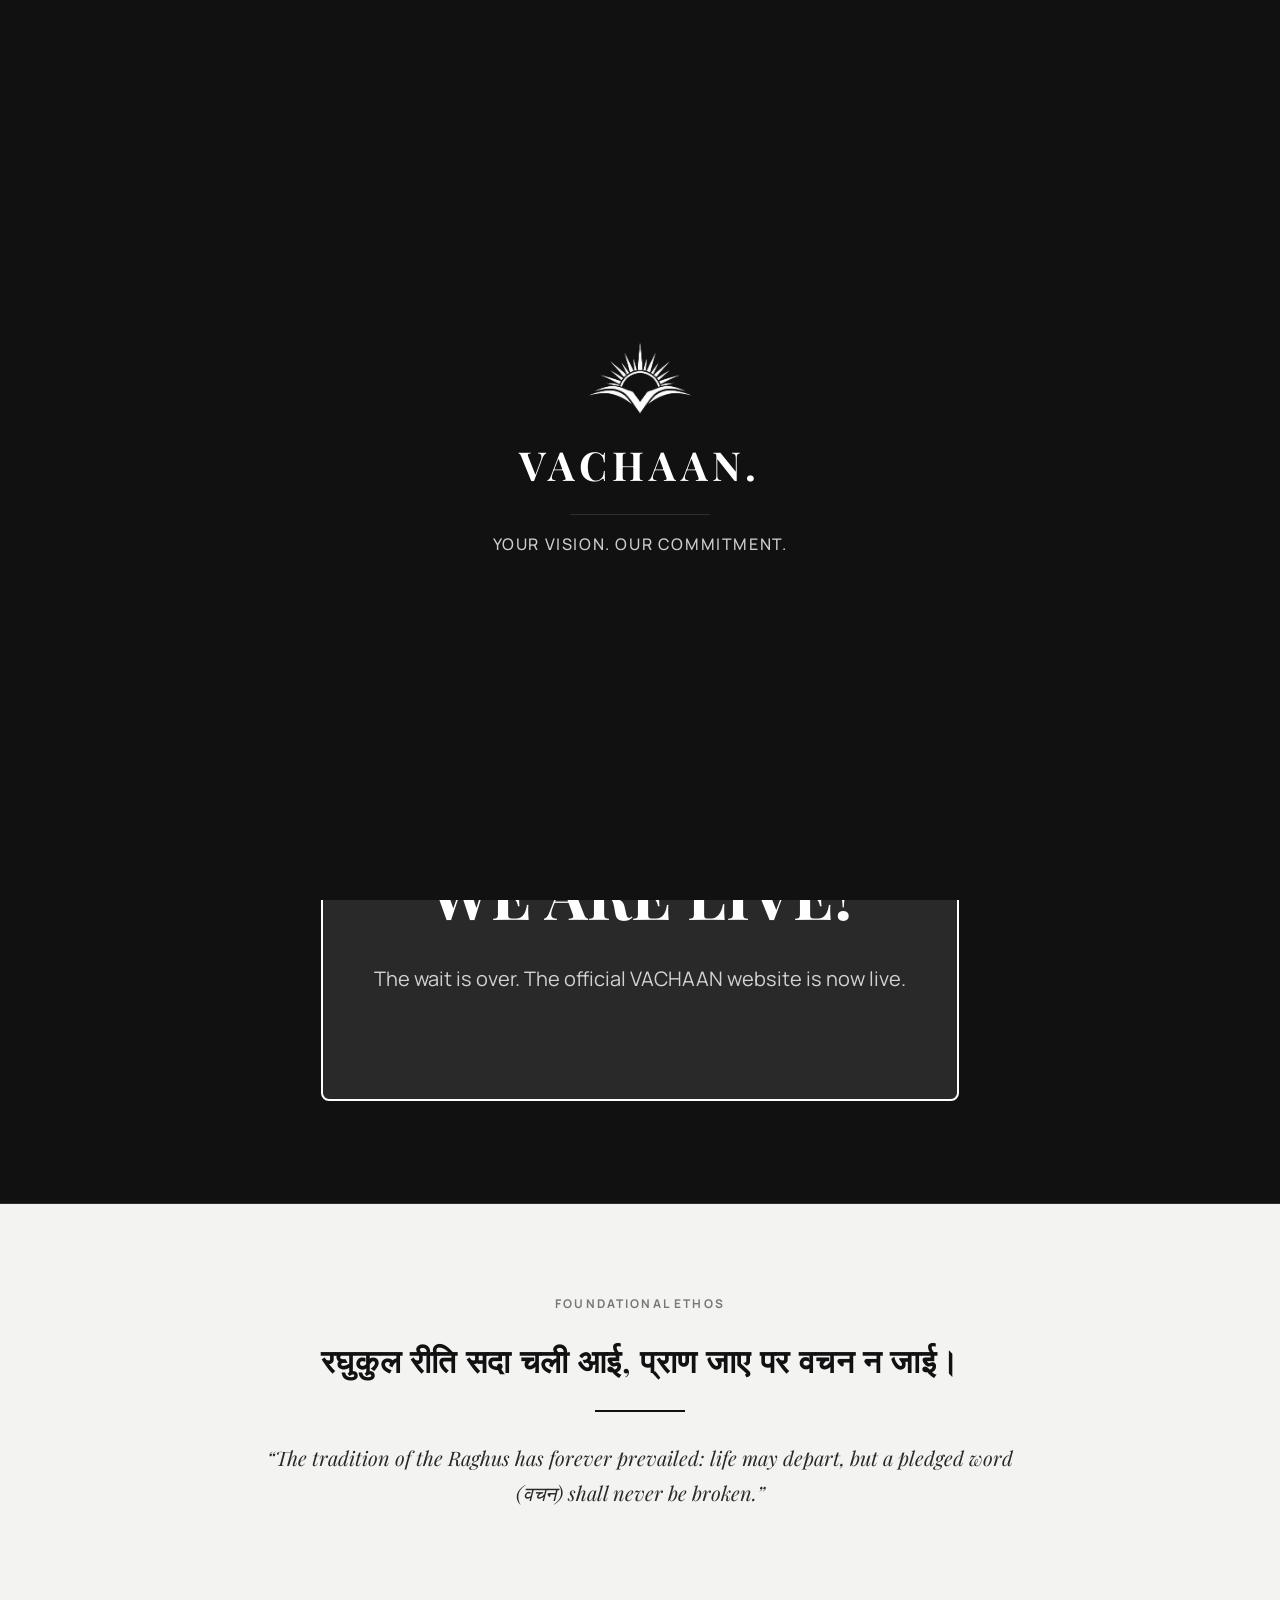
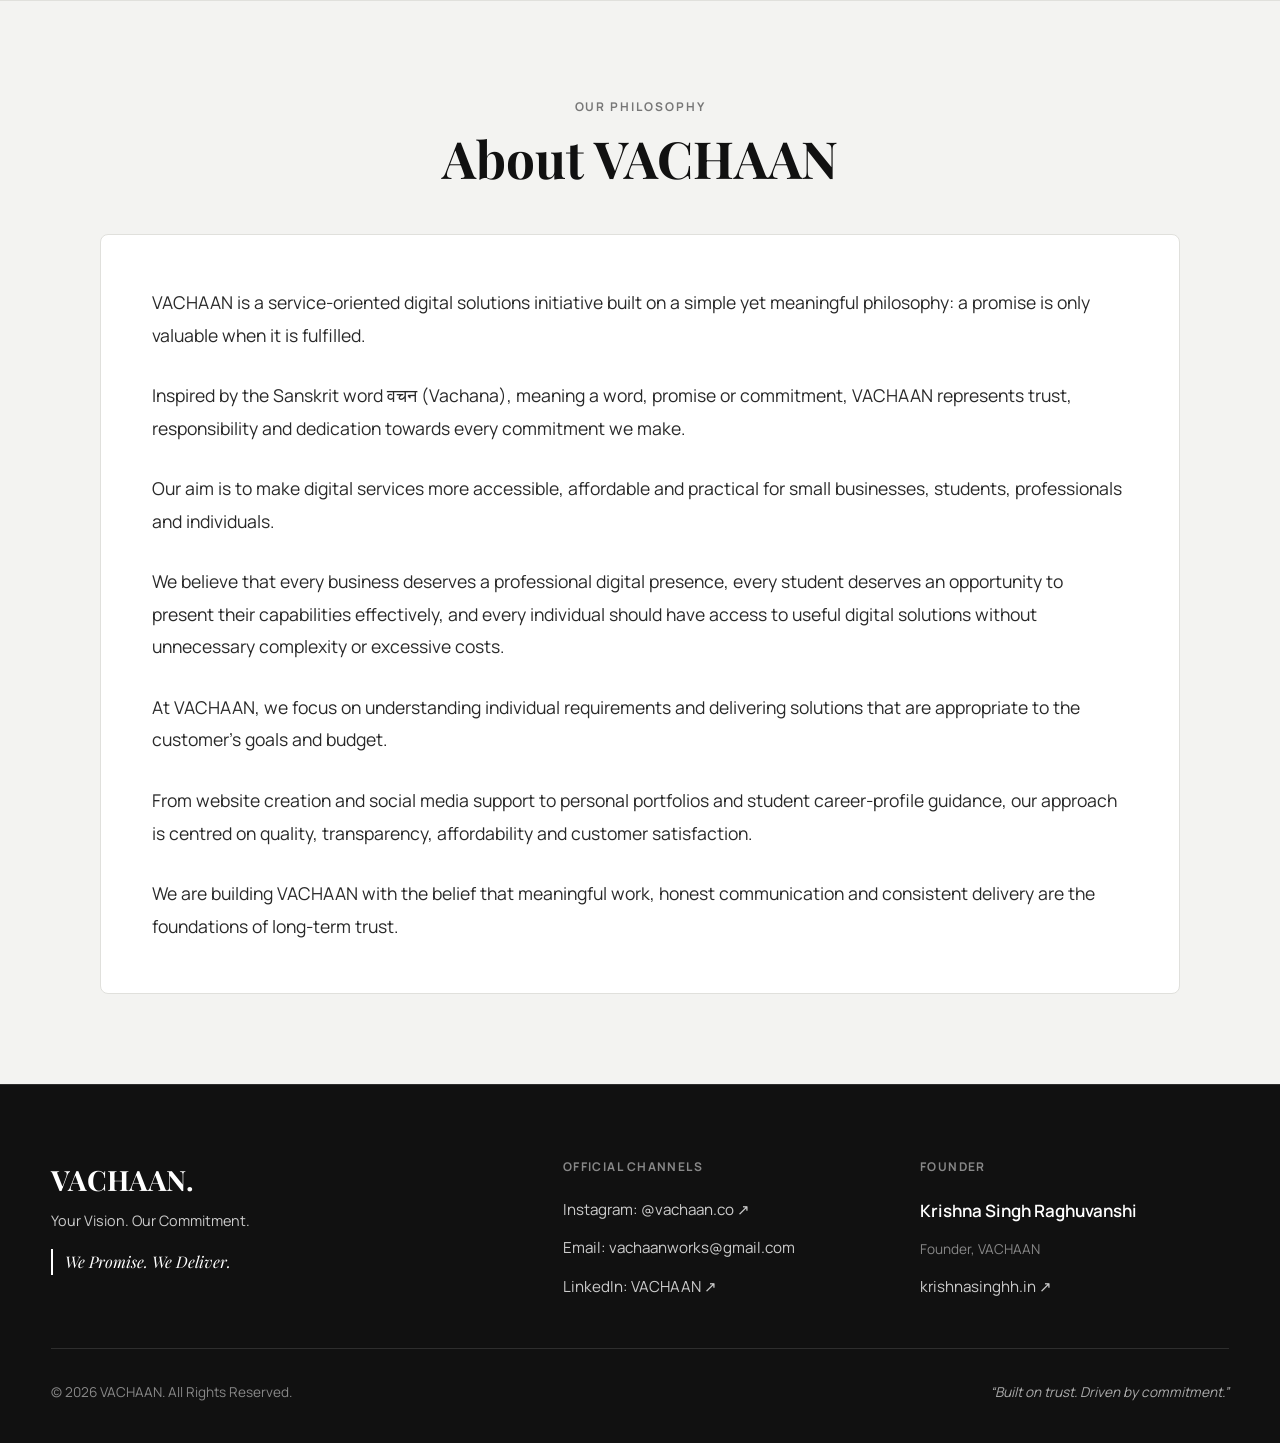
<file: launch.html>
<!DOCTYPE html>
<html lang="en">

<head>
  <meta charset="UTF-8">
  <meta name="viewport" content="width=device-width, initial-scale=1.0">
  <title>Official Launch Announcement | VACHAAN.</title>

  <!-- SEO & Launch Metadata -->
  <meta name="description"
    content="Official website launch countdown for VACHAAN. Going live on 25 November 2026 at 12:00 PM IST. Your Vision. Our Commitment.">
  <meta name="keywords"
    content="VACHAAN launch, website launch countdown, 25 November 2026, Krishna Singh Raghuvanshi, Vachana">
  <meta name="author" content="Krishna Singh Raghuvanshi">
  <link rel="canonical" href="https://vachaan.co/launch.html">

  <!-- Open Graph / Social Sharing -->
  <meta property="og:type" content="website">
  <meta property="og:title" content="Something Meaningful is Coming | VACHAAN Launch Countdown">
  <meta property="og:description"
    content="Our official website goes live on 25 November 2026 at 12:00 PM IST. Follow the countdown.">
  <meta property="og:image" content="assets/images/vachaan-logo.jpg">
  <meta property="og:site_name" content="VACHAAN">

  <!-- Favicon Configuration -->
  <link rel="icon" type="image/png" sizes="32x32" href="assets/images/favicon-32x32.png">
  <link rel="icon" type="image/png" href="assets/images/favicon.png">
  <link rel="apple-touch-icon" sizes="180x180" href="assets/images/apple-touch-icon.png">
  <link rel="shortcut icon" href="favicon.ico">

  <!-- Typography: Playfair Display & Manrope -->
  <link rel="preconnect" href="https://fonts.googleapis.com">
  <link rel="preconnect" href="https://fonts.gstatic.com" crossorigin>
  <link
    href="https://fonts.googleapis.com/css2?family=Manrope:wght@300;400;500;600;700;800&family=Playfair+Display:ital,wght@0,400;0,600;0,700;0,800;1,400;1,600&display=swap"
    rel="stylesheet">

  <!-- Stylesheets -->
  <link rel="stylesheet" href="css/animations.css">
  <link rel="stylesheet" href="css/launch.css">
</head>

<body class="page-launch page-fade-in">

  <!-- Website Opening Brand Reveal Animation Overlay (Exact same as main site) -->
  <aside id="brand-intro-overlay" class="brand-intro-overlay" aria-label="Brand Presentation">
    <div class="intro-content">
      <img src="assets/images/vachaan-emblem-white.png" alt="VACHAAN Emblem" class="intro-logo">
      <div class="intro-brand-name">VACHAAN.</div>
      <div class="intro-line"></div>
      <div class="intro-tagline">Your Vision. Our Commitment.</div>
    </div>
  </aside>

  <!-- Minimal Editorial Launch Header -->
  <header class="launch-header" role="banner">
    <a href="#" class="launch-brand-group" aria-label="VACHAAN Home">
      <img src="assets/images/vachaan-emblem-white.png" alt="VACHAAN Official Emblem" class="launch-brand-emblem">
      <div class="launch-brand-meta">
        <span class="launch-brand-name">VACHAAN.</span>
        <span class="launch-brand-tagline">Your Vision. Our Commitment.</span>
      </div>
    </a>
  </header>

  <main id="main-content">

    <!-- Launch Hero & Countdown Section -->
    <section class="launch-hero" aria-labelledby="launch-heading">
      <div class="launch-hero-inner">

        <img src="assets/images/vachaan-emblem-white.png" alt="VACHAAN Emblem" class="hero-emblem-badge">
        <span class="hero-meta-badge">Official Launch Countdown</span>
        <h1 id="launch-heading" class="launch-hero-title">Something meaningful is coming.</h1>
        <p class="launch-hero-lead">
          Our official website is currently being prepared and will be available soon. We are working towards creating a
          platform that makes digital solutions more accessible, affordable and practical for everyone.
        </p>

        <!-- Rectangular Architectural Countdown Blocks -->
        <div id="countdown-wrapper" class="countdown-section" aria-label="Real-time Launch Countdown">
          <div class="countdown-grid">

            <div class="countdown-box">
              <span class="box-index">[ 01 / DAYS ]</span>
              <span id="cd-days" class="countdown-number">00</span>
              <span class="countdown-label">Days</span>
            </div>

            <div class="countdown-box">
              <span class="box-index">[ 02 / HOURS ]</span>
              <span id="cd-hours" class="countdown-number">00</span>
              <span class="countdown-label">Hours</span>
            </div>

            <div class="countdown-box">
              <span class="box-index">[ 03 / MINS ]</span>
              <span id="cd-minutes" class="countdown-number">00</span>
              <span class="countdown-label">Minutes</span>
            </div>

            <div class="countdown-box countdown-box-seconds">
              <span class="box-index">[ 04 / SECS ]</span>
              <span class="status-indicator" title="Live clock ticking"></span>
              <span id="cd-seconds" class="countdown-number">00</span>
              <span class="countdown-label">Seconds</span>
            </div>

          </div>
        </div>

        <!-- Official Launch Announcement Bar -->
        <div id="launch-announcement-bar" class="launch-announcement-strip">
          <span class="announcement-prefix">Our Official Website Goes Live</span>
          <span class="announcement-date-text">25 November 2026</span>
          <span class="announcement-time-text">12:00 PM (Noon) IST</span>
        </div>

        <!-- Live State Container (Triggered automatically when countdown reaches 0) -->
        <div id="live-state-container" class="live-state-container" aria-live="polite">
          <span class="live-badge">Now Live</span>
          <h2 class="live-heading">WE ARE LIVE!</h2>
          <p class="live-message">
            The wait is over. The official VACHAAN website is now live.
          </p>
        </div>

      </div>
    </section>

    <!-- Foundational Ethos (Sanskrit Verse in One Single Line) -->
    <section class="section-verse" aria-label="Brand Philosophy">
      <div class="verse-inner">
        <div class="verse-tagline-eyebrow">Foundational Ethos</div>
        <div class="verse-deva-quote">रघुकुल रीति सदा चली आई, प्राण जाए पर वचन न जाई।</div>
        <div class="verse-hairline-sep"></div>
        <p class="verse-english-translation">
          &ldquo;The tradition of the Raghus has forever prevailed: life may depart, but a pledged word (वचन) shall
          never be broken.&rdquo;
        </p>
      </div>
    </section>

    <!-- About VACHAAN Narrative Section -->
    <section class="section-narrative" aria-labelledby="about-vachaan-heading">
      <div class="narrative-container">

        <div class="narrative-header">
          <span class="narrative-eyebrow">Our Philosophy</span>
          <h2 id="about-vachaan-heading" class="narrative-title">About VACHAAN</h2>
        </div>

        <div class="narrative-card">
          <p>
            VACHAAN is a service-oriented digital solutions initiative built on a simple yet meaningful philosophy: a
            promise is only valuable when it is fulfilled.
          </p>
          <p>
            Inspired by the Sanskrit word वचन (Vachana), meaning a word, promise or commitment, VACHAAN represents
            trust, responsibility and dedication towards every commitment we make.
          </p>
          <p>
            Our aim is to make digital services more accessible, affordable and practical for small businesses,
            students, professionals and individuals.
          </p>
          <p>
            We believe that every business deserves a professional digital presence, every student deserves an
            opportunity to present their capabilities effectively, and every individual should have access to useful
            digital solutions without unnecessary complexity or excessive costs.
          </p>
          <p>
            At VACHAAN, we focus on understanding individual requirements and delivering solutions that are appropriate
            to the customer's goals and budget.
          </p>
          <p>
            From website creation and social media support to personal portfolios and student career-profile guidance,
            our approach is centred on quality, transparency, affordability and customer satisfaction.
          </p>
          <p>
            We are building VACHAAN with the belief that meaningful work, honest communication and consistent delivery
            are the foundations of long-term trust.
          </p>
        </div>

      </div>
    </section>

  </main>

  <!-- Launch Page Editorial Footer -->
  <footer class="launch-footer" role="contentinfo">
    <div class="launch-footer-container">

      <div class="launch-footer-grid">

        <!-- Brand Block -->
        <div>
          <div class="footer-brand-title">VACHAAN.</div>
          <div class="footer-tagline">Your Vision. Our Commitment.</div>
          <div class="footer-motto">We Promise. We Deliver.</div>
        </div>

        <!-- Official Channels -->
        <div>
          <div class="footer-col-heading">Official Channels</div>
          <div class="footer-links-list">
            <a href="https://www.instagram.com/vachaan.co/" target="_blank" rel="noopener noreferrer"
              class="footer-link-item">
              Instagram: @vachaan.co ↗
            </a>
            <a href="mailto:vachaanworks@gmail.com" class="footer-link-item">
              Email: vachaanworks@gmail.com
            </a>
            <a href="https://www.linkedin.com/company/vachaan/" target="_blank" rel="noopener noreferrer"
              class="footer-link-item">
              LinkedIn: VACHAAN ↗
            </a>
          </div>
        </div>

        <!-- Founder Information -->
        <div>
          <div class="footer-col-heading">Founder</div>
          <div class="footer-links-list">
            <span style="color: #FFFFFF; font-weight: 600;">Krishna Singh Raghuvanshi</span>
            <span style="font-size: 0.85rem; color: #888888;">Founder, VACHAAN</span>
            <a href="https://krishnasinghh.in" target="_blank" rel="noopener noreferrer" class="footer-link-item">
              krishnasinghh.in ↗
            </a>
          </div>
        </div>

      </div>

      <!-- Footer Bottom -->
      <div class="launch-footer-bottom">
        <div class="footer-copyright">
          &copy; 2026 VACHAAN. All Rights Reserved.
        </div>
        <div class="footer-statement">
          &ldquo;Built on trust. Driven by commitment.&rdquo;
        </div>
      </div>

    </div>
  </footer>

  <!-- Real-Time Countdown & Intro Scripts -->
  <script src="js/launch.js"></script>
</body>

</html>
</file>
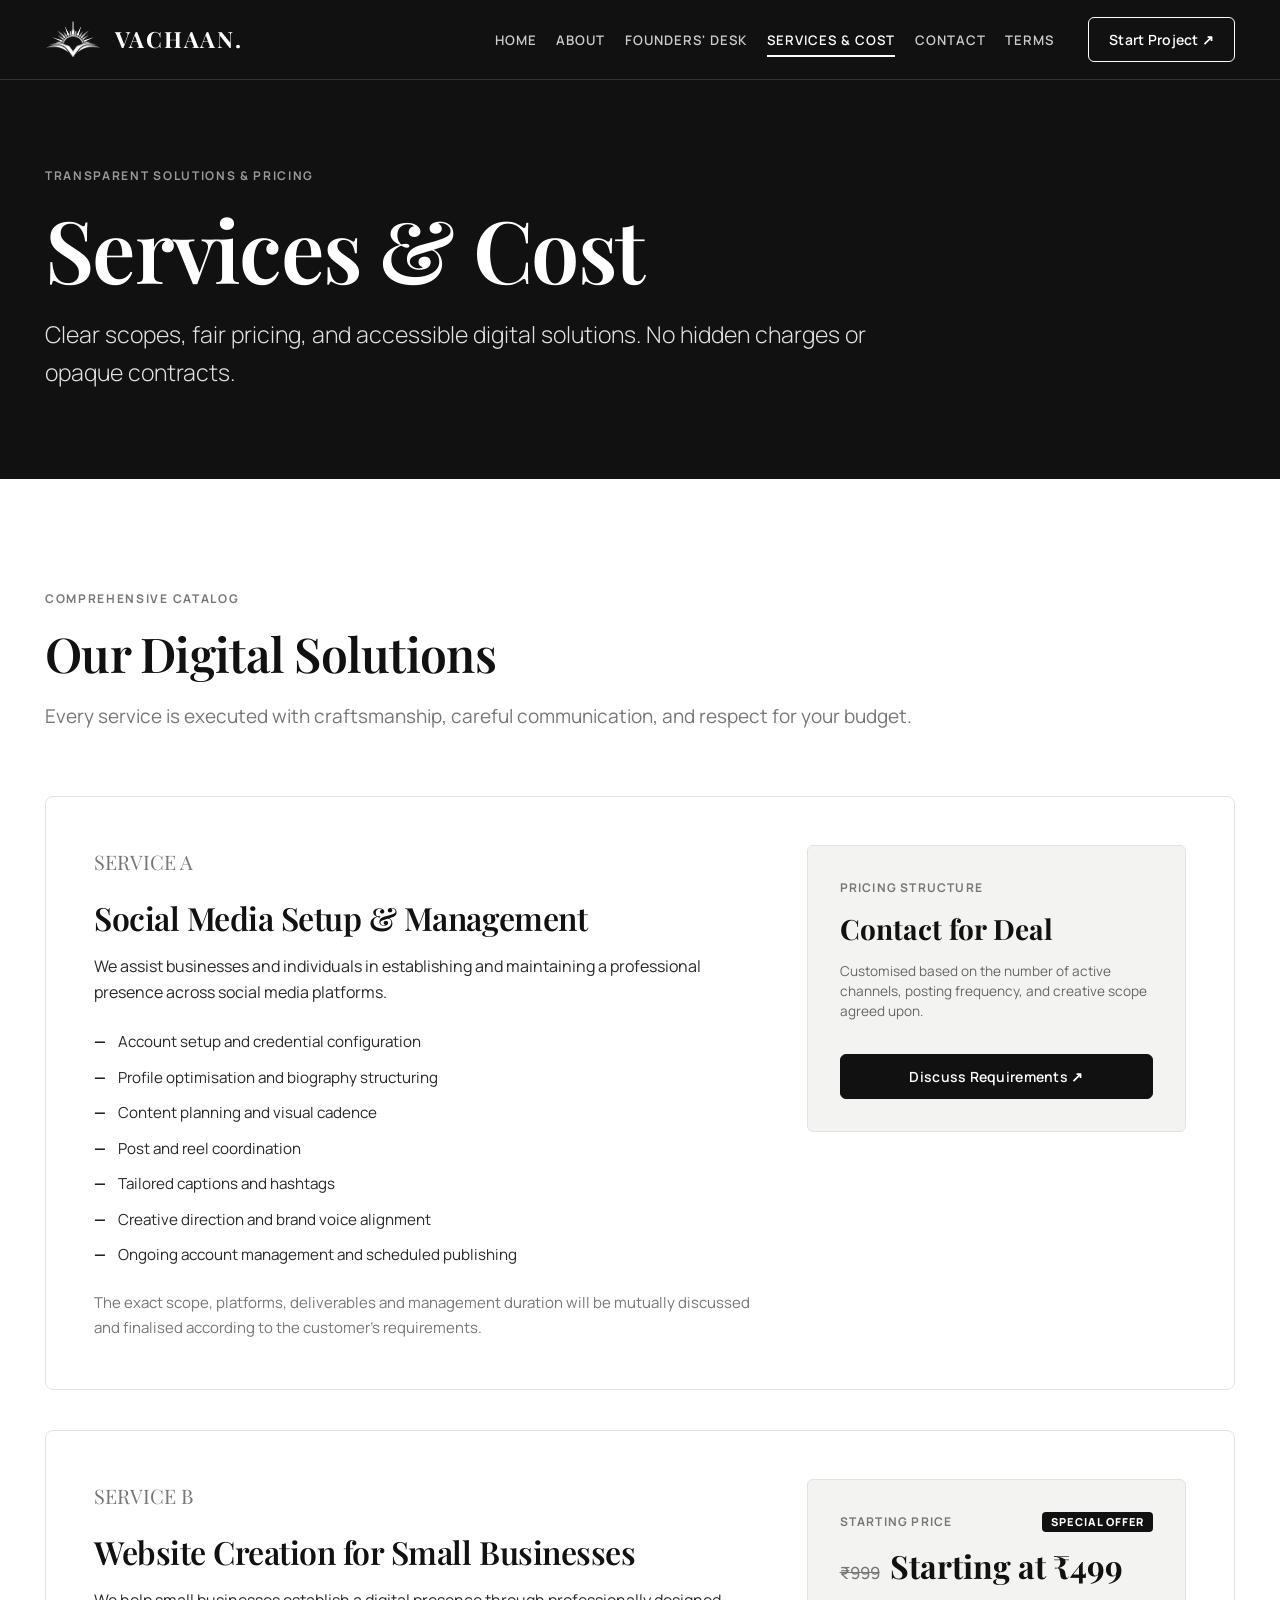
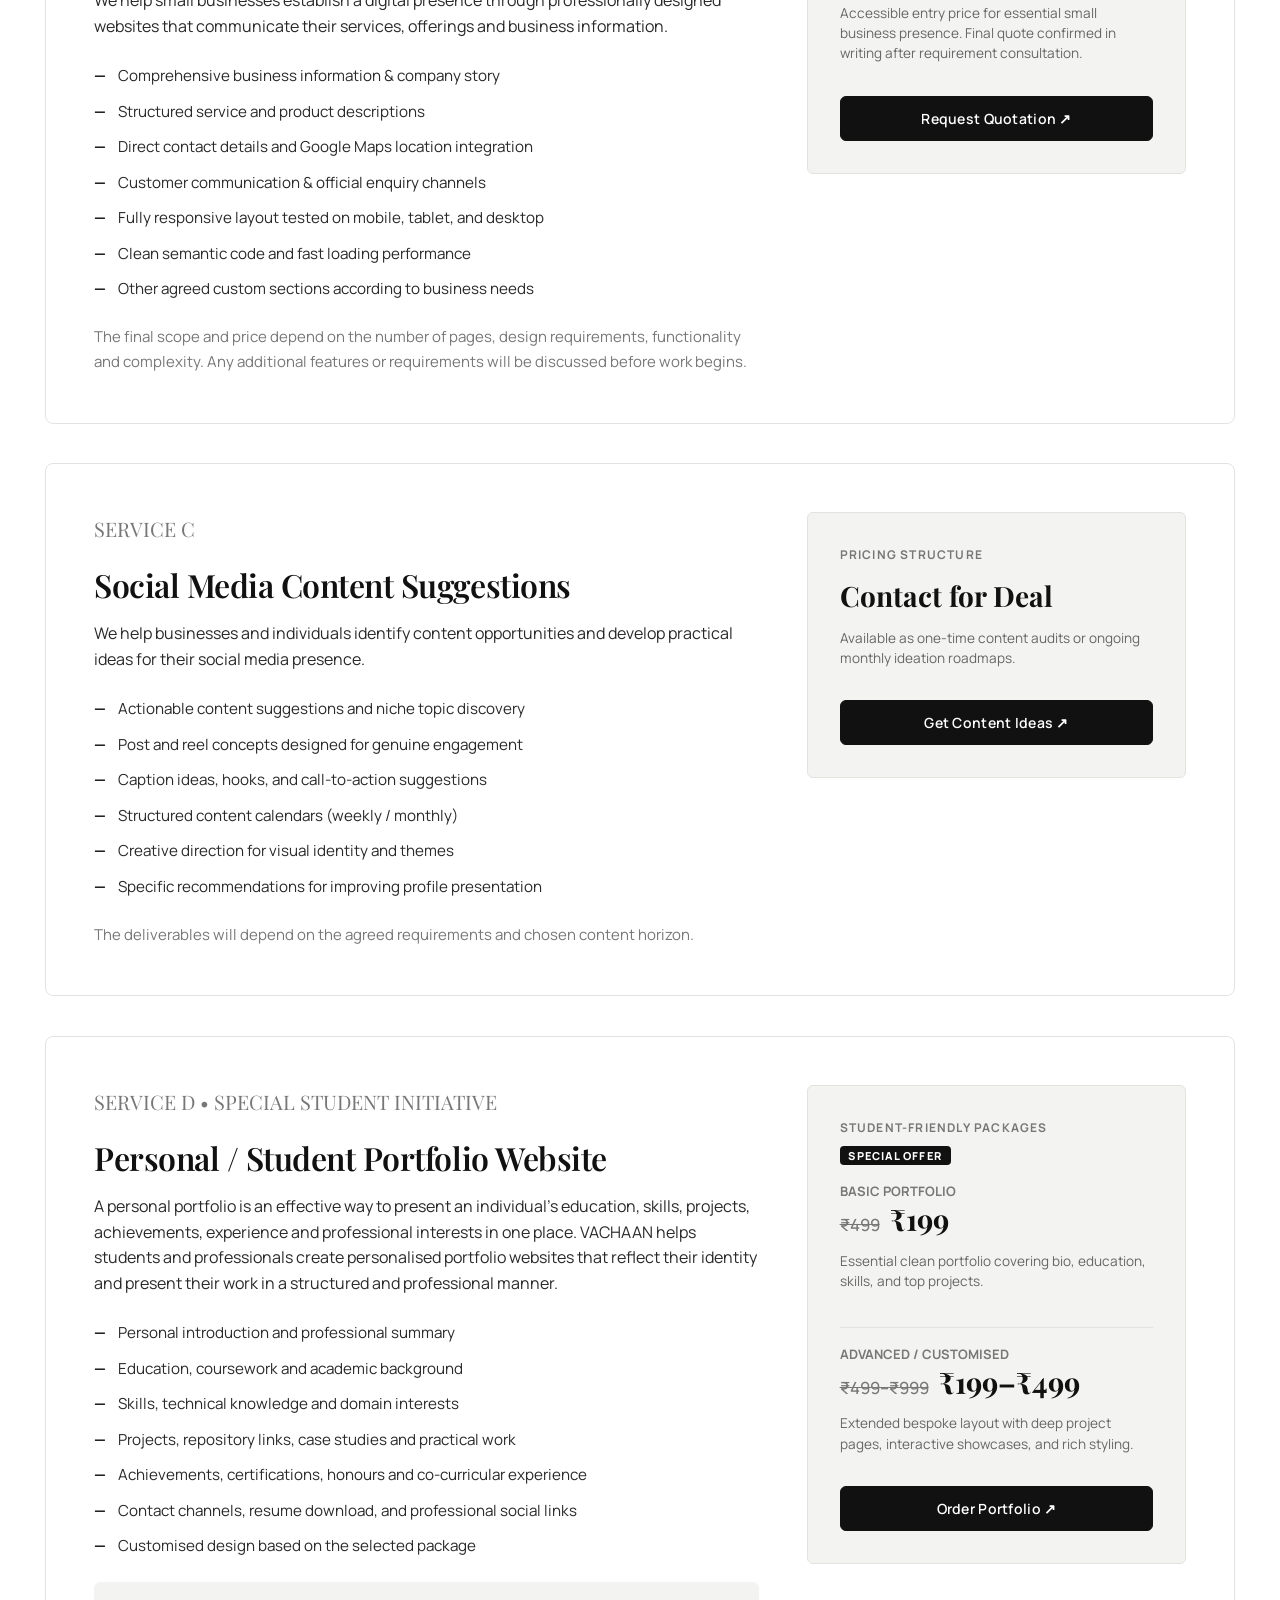
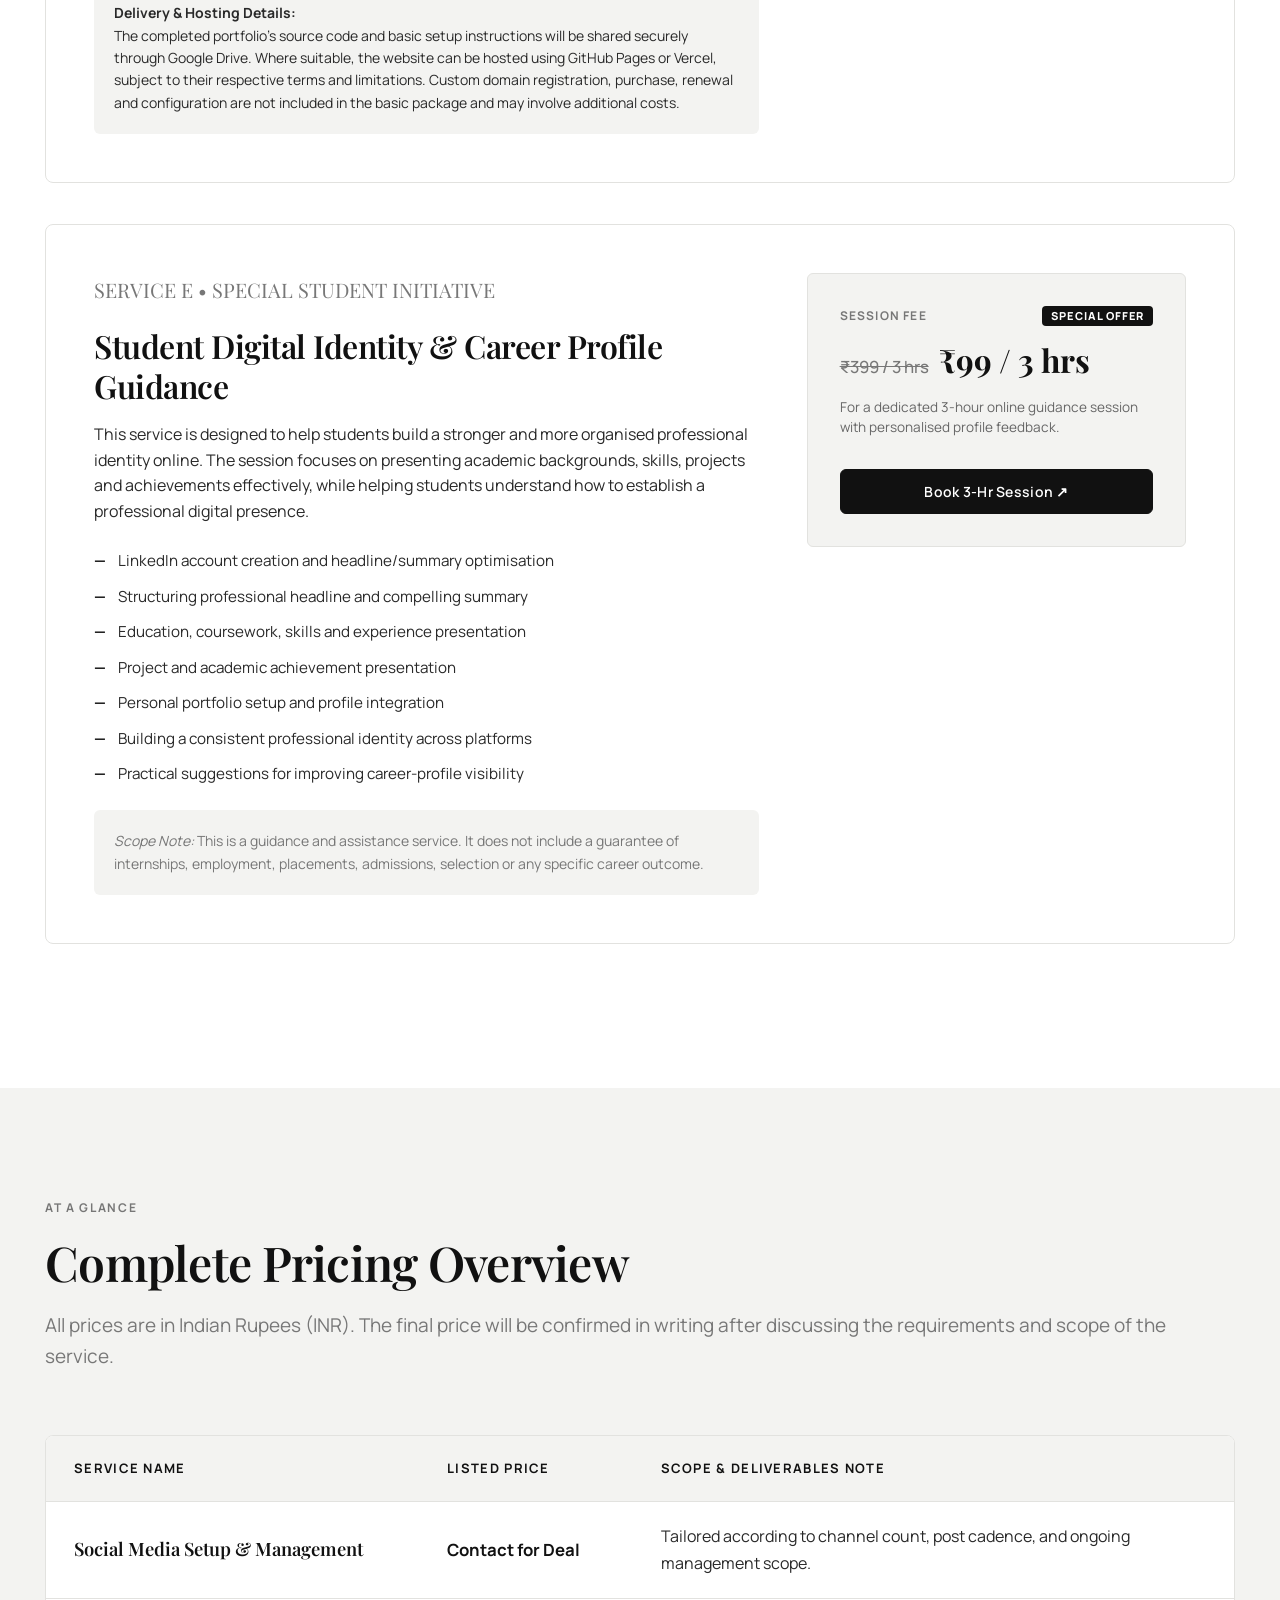
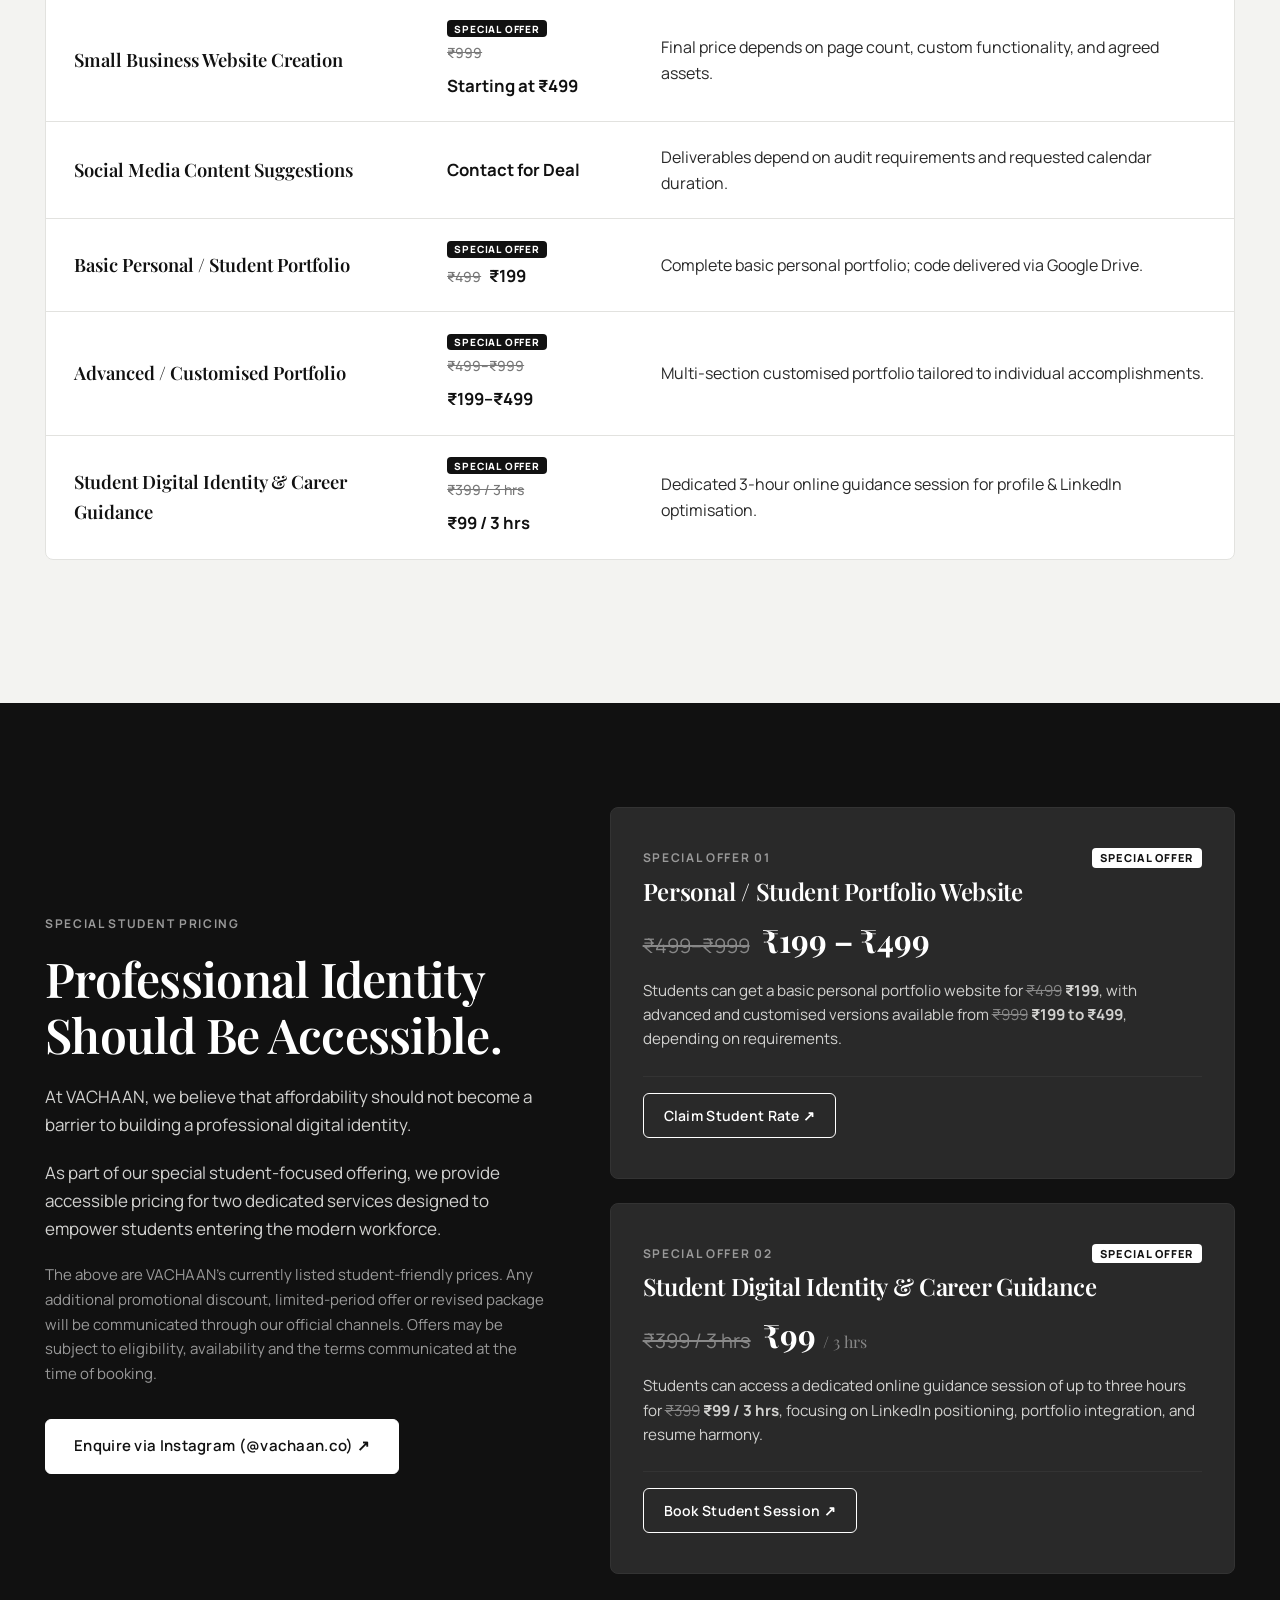
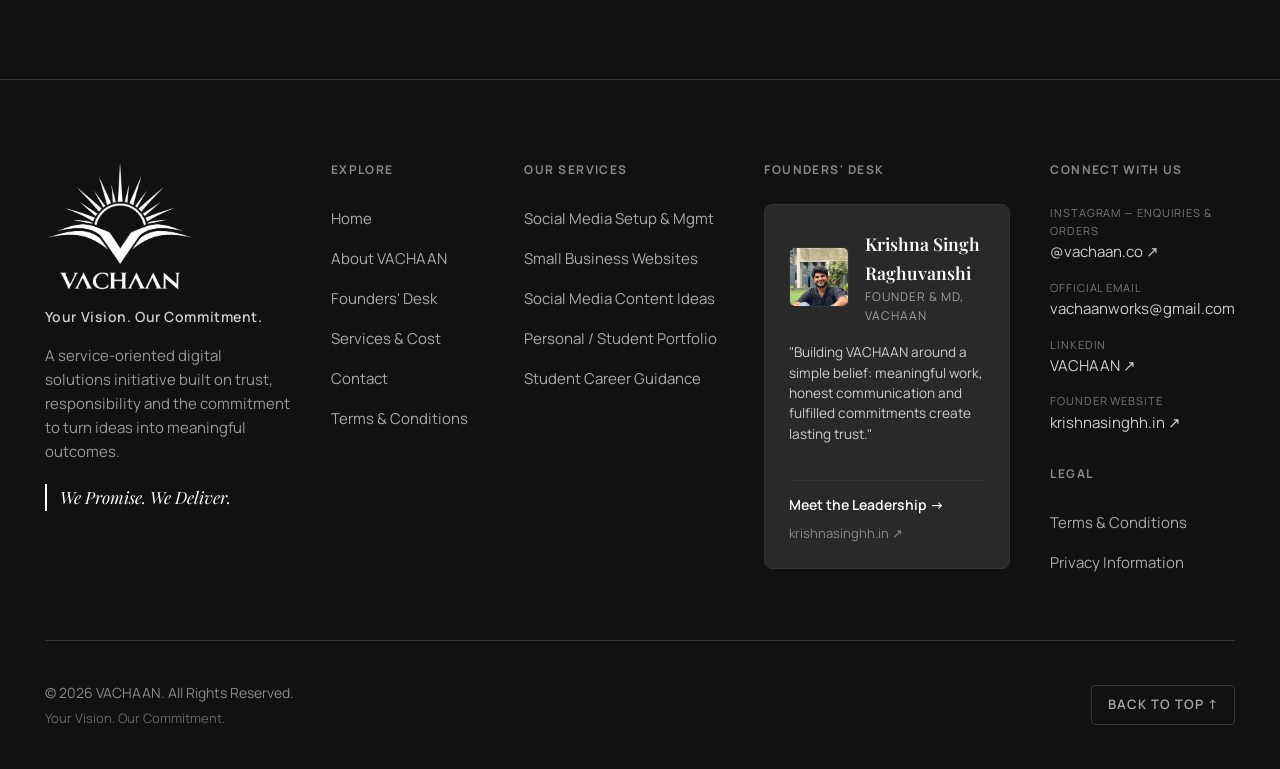
<file: services.html>
<!DOCTYPE html>
<html lang="en">
<head>
  <meta charset="UTF-8">
  <meta name="viewport" content="width=device-width, initial-scale=1.0">
  <title>Services &amp; Cost | Transparent Pricing | VACHAAN.</title>
  
  <!-- SEO & Brand Metadata -->
  <meta name="description" content="Explore VACHAAN's transparent digital services and pricing: small business websites starting at ₹499, student portfolios from ₹199–₹499, career guidance for ₹99 / 3 hrs, and social media solutions.">
  <meta name="keywords" content="VACHAAN services, website cost, student portfolio price, LinkedIn profile guidance, affordable web development, social media management">
  <meta name="author" content="Krishna Singh Raghuvanshi">
  <link rel="canonical" href="https://vachaan.co/services.html">

  <!-- Open Graph / Social Sharing -->
  <meta property="og:type" content="website">
  <meta property="og:title" content="Services &amp; Cost | Transparent Pricing | VACHAAN.">
  <meta property="og:description" content="Clear scopes, fair pricing, and accessible digital solutions for small businesses, professionals and students.">
  <meta property="og:image" content="assets/images/vachaan-logo.jpg">
  <meta property="og:site_name" content="VACHAAN">

  <!-- Favicon Configuration -->
  <link rel="icon" type="image/png" sizes="32x32" href="assets/images/favicon-32x32.png">
  <link rel="icon" type="image/png" href="assets/images/favicon.png">
  <link rel="apple-touch-icon" sizes="180x180" href="assets/images/apple-touch-icon.png">
  <link rel="shortcut icon" href="favicon.ico">

  <!-- Typography: Playfair Display & Manrope -->
  <link rel="preconnect" href="https://fonts.googleapis.com">
  <link rel="preconnect" href="https://fonts.gstatic.com" crossorigin>
  <link href="https://fonts.googleapis.com/css2?family=Manrope:wght@300;400;500;600;700;800&family=Playfair+Display:ital,wght@0,400;0,600;0,700;0,800;1,400;1,600&display=swap" rel="stylesheet">

  <!-- Stylesheets -->
  <link rel="stylesheet" href="css/style.css">
  <link rel="stylesheet" href="css/responsive.css">
  <link rel="stylesheet" href="css/animations.css">
</head>
<body class="page-services page-fade-in">

  <!-- Website Opening Brand Reveal Animation Overlay -->
  <aside id="brand-intro-overlay" class="brand-intro-overlay" aria-label="Brand Presentation">
    <div class="intro-content">
      <img src="assets/images/vachaan-emblem-white.png" alt="VACHAAN Emblem" class="intro-logo">
      <div class="intro-brand-name">VACHAAN.</div>
      <div class="intro-line"></div>
      <div class="intro-tagline">Your Vision. Our Commitment.</div>
    </div>
  </aside>

  <!-- Global Sticky Navigation Header (Full Width & Unjumbled) -->
  <header class="site-header" role="banner">
    <div class="header-container">
      <a href="index.html" class="header-brand" aria-label="VACHAAN Home">
        <img src="assets/images/vachaan-emblem-white.png" alt="VACHAAN Emblem" class="brand-logo-img">
        <span class="brand-name">VACHAAN.</span>
      </a>

      <!-- Desktop Navigation Links -->
      <nav class="header-nav" aria-label="Primary Navigation">
        <ul class="nav-list">
          <li><a href="index.html" class="nav-link">Home</a></li>
          <li><a href="about.html" class="nav-link">About</a></li>
          <li><a href="founders-desk.html" class="nav-link">Founders' Desk</a></li>
          <li><a href="services.html" class="nav-link active">Services &amp; Cost</a></li>
          <li><a href="contact.html" class="nav-link">Contact</a></li>
          <li><a href="terms.html" class="nav-link">Terms</a></li>
        </ul>
        <div class="header-cta">
          <a href="https://docs.google.com/forms/d/e/1FAIpQLSd0yPAy3FGfljZbGYcYo4oJX2aPUTbtNTalY9eogBbhUL1H7Q/viewform?usp=publish-editor" target="_blank" rel="noopener noreferrer" class="btn btn-outline-white btn-sm">Start Project ↗</a>
        </div>
      </nav>

      <!-- Mobile Menu Button -->
      <button class="menu-toggle" type="button" aria-label="Open mobile navigation menu" aria-expanded="false">
        <svg class="menu-icon" viewBox="0 0 24 24" width="24" height="24" stroke="currentColor" stroke-width="2" fill="none" stroke-linecap="round" stroke-linejoin="round">
          <line x1="3" y1="12" x2="21" y2="12"></line>
          <line x1="3" y1="6" x2="21" y2="6"></line>
          <line x1="3" y1="18" x2="21" y2="18"></line>
        </svg>
      </button>
    </div>
  </header>

  <!-- Mobile Navigation Drawer -->
  <nav class="mobile-nav-drawer" aria-label="Mobile Navigation Drawer">
    <div class="mobile-nav-header">
      <a href="index.html" class="header-brand">
        <img src="assets/images/vachaan-emblem-white.png" alt="VACHAAN Emblem" class="brand-logo-img">
        <span class="brand-name">VACHAAN.</span>
      </a>
      <button class="mobile-nav-close" type="button" aria-label="Close mobile navigation menu">
        <svg viewBox="0 0 24 24" width="24" height="24" stroke="currentColor" stroke-width="2" fill="none" stroke-linecap="round" stroke-linejoin="round">
          <line x1="18" y1="6" x2="6" y2="18"></line>
          <line x1="6" y1="6" x2="18" y2="18"></line>
        </svg>
      </button>
    </div>
    <ul class="mobile-nav-list">
      <li><a href="index.html" class="mobile-nav-link"><span>Home</span> <span>→</span></a></li>
      <li><a href="about.html" class="mobile-nav-link"><span>About VACHAAN</span> <span>→</span></a></li>
      <li><a href="founders-desk.html" class="mobile-nav-link"><span>Founders' Desk</span> <span>→</span></a></li>
      <li><a href="services.html" class="mobile-nav-link active"><span>Services &amp; Cost</span> <span>→</span></a></li>
      <li><a href="contact.html" class="mobile-nav-link"><span>Contact</span> <span>→</span></a></li>
      <li><a href="terms.html" class="mobile-nav-link"><span>Terms &amp; Conditions</span> <span>→</span></a></li>
    </ul>
    <div class="mobile-nav-footer">
      <a href="https://docs.google.com/forms/d/e/1FAIpQLSd0yPAy3FGfljZbGYcYo4oJX2aPUTbtNTalY9eogBbhUL1H7Q/viewform?usp=publish-editor" target="_blank" rel="noopener noreferrer" class="btn btn-white" style="width: 100%;">Start Project ↗</a>
    </div>
  </nav>

  <main id="main-content">

    <!-- Hero Header -->
    <section class="section section-obsidian" style="padding-top: 5rem; padding-bottom: 5.5rem;">
      <div class="container">
        <div class="reveal-on-scroll" style="max-width: 860px;">
          <span class="eyebrow eyebrow-dark">Transparent Solutions &amp; Pricing</span>
          <h1 class="hero-title" style="margin-bottom: 1.25rem;">Services &amp; Cost</h1>
          <p class="hero-lead" style="color: #E2E2DF; margin-bottom: 0;">
            Clear scopes, fair pricing, and accessible digital solutions. No hidden charges or opaque contracts.
          </p>
        </div>
      </div>
    </section>

    <!-- Services Deep Dive Section -->
    <section class="section section-white" aria-labelledby="all-services-heading">
      <div class="container">
        <div class="section-header reveal-on-scroll">
          <span class="eyebrow">Comprehensive Catalog</span>
          <h2 id="all-services-heading" class="section-title">Our Digital Solutions</h2>
          <p class="section-subtitle">Every service is executed with craftsmanship, careful communication, and respect for your budget.</p>
        </div>

        <!-- SERVICE A -->
        <article id="service-a" class="service-full-card reveal-on-scroll">
          <div>
            <div class="card-number">SERVICE A</div>
            <h3 class="card-title" style="font-size: 2rem;">Social Media Setup &amp; Management</h3>
            <p class="card-body">
              We assist businesses and individuals in establishing and maintaining a professional presence across social media platforms.
            </p>
            <div class="service-features-list">
              <div class="service-feature-item">Account setup and credential configuration</div>
              <div class="service-feature-item">Profile optimisation and biography structuring</div>
              <div class="service-feature-item">Content planning and visual cadence</div>
              <div class="service-feature-item">Post and reel coordination</div>
              <div class="service-feature-item">Tailored captions and hashtags</div>
              <div class="service-feature-item">Creative direction and brand voice alignment</div>
              <div class="service-feature-item">Ongoing account management and scheduled publishing</div>
            </div>
            <p style="font-size: 0.9375rem; color: var(--color-grey); margin-top: 1.25rem;">
              The exact scope, platforms, deliverables and management duration will be mutually discussed and finalised according to the customer's requirements.
            </p>
          </div>

          <aside class="service-pricing-sidebar">
            <span class="service-pricing-label">Pricing Structure</span>
            <div class="service-pricing-amount" style="font-size: 1.75rem;">Contact for Deal</div>
            <div class="service-pricing-sub">
              Customised based on the number of active channels, posting frequency, and creative scope agreed upon.
            </div>
            <div style="margin-top: 1rem;">
              <a href="https://docs.google.com/forms/d/e/1FAIpQLSd0yPAy3FGfljZbGYcYo4oJX2aPUTbtNTalY9eogBbhUL1H7Q/viewform?usp=publish-editor" target="_blank" rel="noopener noreferrer" class="btn btn-primary btn-sm" style="width: 100%;">
                Discuss Requirements ↗
              </a>
            </div>
          </aside>
        </article>

        <!-- SERVICE B -->
        <article id="service-b" class="service-full-card reveal-on-scroll">
          <div>
            <div class="card-number">SERVICE B</div>
            <h3 class="card-title" style="font-size: 2rem;">Website Creation for Small Businesses</h3>
            <p class="card-body">
              We help small businesses establish a digital presence through professionally designed websites that communicate their services, offerings and business information.
            </p>
            <div class="service-features-list">
              <div class="service-feature-item">Comprehensive business information &amp; company story</div>
              <div class="service-feature-item">Structured service and product descriptions</div>
              <div class="service-feature-item">Direct contact details and Google Maps location integration</div>
              <div class="service-feature-item">Customer communication &amp; official enquiry channels</div>
              <div class="service-feature-item">Fully responsive layout tested on mobile, tablet, and desktop</div>
              <div class="service-feature-item">Clean semantic code and fast loading performance</div>
              <div class="service-feature-item">Other agreed custom sections according to business needs</div>
            </div>
            <p style="font-size: 0.9375rem; color: var(--color-grey); margin-top: 1.25rem;">
              The final scope and price depend on the number of pages, design requirements, functionality and complexity. Any additional features or requirements will be discussed before work begins.
            </p>
          </div>

          <aside class="service-pricing-sidebar">
            <div class="service-offer-header">
              <span class="service-pricing-label">Starting Price</span>
              <span class="special-offer-badge">Special Offer</span>
            </div>
            <div class="service-pricing-wrap">
              <del class="service-pricing-original">₹999</del>
              <div class="service-pricing-amount">Starting at ₹499</div>
            </div>
            <div class="service-pricing-sub">
              Accessible entry price for essential small business presence. Final quote confirmed in writing after requirement consultation.
            </div>
            <div style="margin-top: 1rem;">
              <a href="https://docs.google.com/forms/d/e/1FAIpQLSd0yPAy3FGfljZbGYcYo4oJX2aPUTbtNTalY9eogBbhUL1H7Q/viewform?usp=publish-editor" target="_blank" rel="noopener noreferrer" class="btn btn-primary btn-sm" style="width: 100%;">
                Request Quotation ↗
              </a>
            </div>
          </aside>
        </article>

        <!-- SERVICE C -->
        <article id="service-c" class="service-full-card reveal-on-scroll">
          <div>
            <div class="card-number">SERVICE C</div>
            <h3 class="card-title" style="font-size: 2rem;">Social Media Content Suggestions</h3>
            <p class="card-body">
              We help businesses and individuals identify content opportunities and develop practical ideas for their social media presence.
            </p>
            <div class="service-features-list">
              <div class="service-feature-item">Actionable content suggestions and niche topic discovery</div>
              <div class="service-feature-item">Post and reel concepts designed for genuine engagement</div>
              <div class="service-feature-item">Caption ideas, hooks, and call-to-action suggestions</div>
              <div class="service-feature-item">Structured content calendars (weekly / monthly)</div>
              <div class="service-feature-item">Creative direction for visual identity and themes</div>
              <div class="service-feature-item">Specific recommendations for improving profile presentation</div>
            </div>
            <p style="font-size: 0.9375rem; color: var(--color-grey); margin-top: 1.25rem;">
              The deliverables will depend on the agreed requirements and chosen content horizon.
            </p>
          </div>

          <aside class="service-pricing-sidebar">
            <span class="service-pricing-label">Pricing Structure</span>
            <div class="service-pricing-amount" style="font-size: 1.75rem;">Contact for Deal</div>
            <div class="service-pricing-sub">
              Available as one-time content audits or ongoing monthly ideation roadmaps.
            </div>
            <div style="margin-top: 1rem;">
              <a href="https://docs.google.com/forms/d/e/1FAIpQLSd0yPAy3FGfljZbGYcYo4oJX2aPUTbtNTalY9eogBbhUL1H7Q/viewform?usp=publish-editor" target="_blank" rel="noopener noreferrer" class="btn btn-primary btn-sm" style="width: 100%;">
                Get Content Ideas ↗
              </a>
            </div>
          </aside>
        </article>

        <!-- SERVICE D -->
        <article id="service-d" class="service-full-card reveal-on-scroll">
          <div>
            <div class="card-number">SERVICE D &bull; SPECIAL STUDENT INITIATIVE</div>
            <h3 class="card-title" style="font-size: 2rem;">Personal / Student Portfolio Website</h3>
            <p class="card-body">
              A personal portfolio is an effective way to present an individual's education, skills, projects, achievements, experience and professional interests in one place. VACHAAN helps students and professionals create personalised portfolio websites that reflect their identity and present their work in a structured and professional manner.
            </p>
            <div class="service-features-list">
              <div class="service-feature-item">Personal introduction and professional summary</div>
              <div class="service-feature-item">Education, coursework and academic background</div>
              <div class="service-feature-item">Skills, technical knowledge and domain interests</div>
              <div class="service-feature-item">Projects, repository links, case studies and practical work</div>
              <div class="service-feature-item">Achievements, certifications, honours and co-curricular experience</div>
              <div class="service-feature-item">Contact channels, resume download, and professional social links</div>
              <div class="service-feature-item">Customised design based on the selected package</div>
            </div>

            <div style="margin-top: 1.5rem; padding: 1.25rem; background-color: var(--color-ivory); border-radius: var(--radius-sm); font-size: 0.875rem; color: var(--color-charcoal); line-height: 1.6;">
              <strong>Delivery &amp; Hosting Details:</strong><br>
              The completed portfolio's source code and basic setup instructions will be shared securely through Google Drive. Where suitable, the website can be hosted using GitHub Pages or Vercel, subject to their respective terms and limitations. Custom domain registration, purchase, renewal and configuration are not included in the basic package and may involve additional costs.
            </div>
          </div>

          <aside class="service-pricing-sidebar">
            <div class="service-offer-header">
              <span class="service-pricing-label">Student-Friendly Packages</span>
              <span class="special-offer-badge">Special Offer</span>
            </div>
            <div>
              <div style="font-size: 0.8125rem; text-transform: uppercase; color: var(--color-grey); font-weight: 700;">Basic Portfolio</div>
              <div class="service-pricing-wrap" style="margin-bottom: 0.75rem;">
                <del class="service-pricing-original">₹499</del>
                <div class="service-pricing-amount" style="font-size: 1.85rem;">₹199</div>
              </div>
              <div class="service-pricing-sub" style="margin-bottom: 1.25rem;">
                Essential clean portfolio covering bio, education, skills, and top projects.
              </div>
            </div>

            <div style="border-top: 1px solid var(--color-border-light); padding-top: 1rem;">
              <div style="font-size: 0.8125rem; text-transform: uppercase; color: var(--color-grey); font-weight: 700;">Advanced / Customised</div>
              <div class="service-pricing-wrap" style="margin-bottom: 0.75rem;">
                <del class="service-pricing-original">₹499–₹999</del>
                <div class="service-pricing-amount" style="font-size: 1.85rem;">₹199–₹499</div>
              </div>
              <div class="service-pricing-sub">
                Extended bespoke layout with deep project pages, interactive showcases, and rich styling.
              </div>
            </div>

            <div style="margin-top: 1rem;">
              <a href="https://docs.google.com/forms/d/e/1FAIpQLSd0yPAy3FGfljZbGYcYo4oJX2aPUTbtNTalY9eogBbhUL1H7Q/viewform?usp=publish-editor" target="_blank" rel="noopener noreferrer" class="btn btn-primary btn-sm" style="width: 100%;">
                Order Portfolio ↗
              </a>
            </div>
          </aside>
        </article>

        <!-- SERVICE E -->
        <article id="service-e" class="service-full-card reveal-on-scroll">
          <div>
            <div class="card-number">SERVICE E &bull; SPECIAL STUDENT INITIATIVE</div>
            <h3 class="card-title" style="font-size: 2rem;">Student Digital Identity &amp; Career Profile Guidance</h3>
            <p class="card-body">
              This service is designed to help students build a stronger and more organised professional identity online. The session focuses on presenting academic backgrounds, skills, projects and achievements effectively, while helping students understand how to establish a professional digital presence.
            </p>
            <div class="service-features-list">
              <div class="service-feature-item">LinkedIn account creation and headline/summary optimisation</div>
              <div class="service-feature-item">Structuring professional headline and compelling summary</div>
              <div class="service-feature-item">Education, coursework, skills and experience presentation</div>
              <div class="service-feature-item">Project and academic achievement presentation</div>
              <div class="service-feature-item">Personal portfolio setup and profile integration</div>
              <div class="service-feature-item">Building a consistent professional identity across platforms</div>
              <div class="service-feature-item">Practical suggestions for improving career-profile visibility</div>
            </div>

            <div style="margin-top: 1.5rem; padding: 1.25rem; background-color: var(--color-ivory); border-radius: var(--radius-sm); font-size: 0.875rem; color: var(--color-grey); line-height: 1.6;">
              <em>Scope Note:</em> This is a guidance and assistance service. It does not include a guarantee of internships, employment, placements, admissions, selection or any specific career outcome.
            </div>
          </div>

          <aside class="service-pricing-sidebar">
            <div class="service-offer-header">
              <span class="service-pricing-label">Session Fee</span>
              <span class="special-offer-badge">Special Offer</span>
            </div>
            <div class="service-pricing-wrap">
              <del class="service-pricing-original">₹399 / 3 hrs</del>
              <div class="service-pricing-amount">₹99 / 3 hrs</div>
            </div>
            <div class="service-pricing-sub">
              For a dedicated 3-hour online guidance session with personalised profile feedback.
            </div>
            <div style="margin-top: 1rem;">
              <a href="https://docs.google.com/forms/d/e/1FAIpQLSd0yPAy3FGfljZbGYcYo4oJX2aPUTbtNTalY9eogBbhUL1H7Q/viewform?usp=publish-editor" target="_blank" rel="noopener noreferrer" class="btn btn-primary btn-sm" style="width: 100%;">
                Book 3-Hr Session ↗
              </a>
            </div>
          </aside>
        </article>

      </div>
    </section>

    <!-- Complete Pricing Overview Table Section -->
    <section class="section section-ivory" aria-labelledby="pricing-table-heading">
      <div class="container">
        <div class="section-header reveal-on-scroll">
          <span class="eyebrow">At A Glance</span>
          <h2 id="pricing-table-heading" class="section-title">Complete Pricing Overview</h2>
          <p class="section-subtitle">All prices are in Indian Rupees (INR). The final price will be confirmed in writing after discussing the requirements and scope of the service.</p>
        </div>

        <div class="pricing-table-wrapper reveal-on-scroll">
          <table class="pricing-table" aria-label="VACHAAN Service Pricing Table">
            <thead>
              <tr>
                <th scope="col">Service Name</th>
                <th scope="col">Listed Price</th>
                <th scope="col">Scope &amp; Deliverables Note</th>
              </tr>
            </thead>
            <tbody>
              <tr>
                <td>
                  <div class="pricing-service-name">Social Media Setup &amp; Management</div>
                </td>
                <td>
                  <span class="pricing-price-badge">Contact for Deal</span>
                </td>
                <td class="pricing-note">
                  Tailored according to channel count, post cadence, and ongoing management scope.
                </td>
              </tr>
              <tr>
                <td>
                  <div class="pricing-service-name">Small Business Website Creation</div>
                </td>
                <td>
                  <div class="pricing-price-cell">
                    <span class="pricing-offer-tag">Special Offer</span>
                    <div class="pricing-price-wrap">
                      <del class="pricing-original-price">₹999</del>
                      <span class="pricing-price-badge">Starting at ₹499</span>
                    </div>
                  </div>
                </td>
                <td class="pricing-note">
                  Final price depends on page count, custom functionality, and agreed assets.
                </td>
              </tr>
              <tr>
                <td>
                  <div class="pricing-service-name">Social Media Content Suggestions</div>
                </td>
                <td>
                  <span class="pricing-price-badge">Contact for Deal</span>
                </td>
                <td class="pricing-note">
                  Deliverables depend on audit requirements and requested calendar duration.
                </td>
              </tr>
              <tr>
                <td>
                  <div class="pricing-service-name">Basic Personal / Student Portfolio</div>
                </td>
                <td>
                  <div class="pricing-price-cell">
                    <span class="pricing-offer-tag">Special Offer</span>
                    <div class="pricing-price-wrap">
                      <del class="pricing-original-price">₹499</del>
                      <span class="pricing-price-badge">₹199</span>
                    </div>
                  </div>
                </td>
                <td class="pricing-note">
                  Complete basic personal portfolio; code delivered via Google Drive.
                </td>
              </tr>
              <tr>
                <td>
                  <div class="pricing-service-name">Advanced / Customised Portfolio</div>
                </td>
                <td>
                  <div class="pricing-price-cell">
                    <span class="pricing-offer-tag">Special Offer</span>
                    <div class="pricing-price-wrap">
                      <del class="pricing-original-price">₹499–₹999</del>
                      <span class="pricing-price-badge">₹199–₹499</span>
                    </div>
                  </div>
                </td>
                <td class="pricing-note">
                  Multi-section customised portfolio tailored to individual accomplishments.
                </td>
              </tr>
              <tr>
                <td>
                  <div class="pricing-service-name">Student Digital Identity &amp; Career Guidance</div>
                </td>
                <td>
                  <div class="pricing-price-cell">
                    <span class="pricing-offer-tag">Special Offer</span>
                    <div class="pricing-price-wrap">
                      <del class="pricing-original-price">₹399 / 3 hrs</del>
                      <span class="pricing-price-badge">₹99 / 3 hrs</span>
                    </div>
                  </div>
                </td>
                <td class="pricing-note">
                  Dedicated 3-hour online guidance session for profile &amp; LinkedIn optimisation.
                </td>
              </tr>
            </tbody>
          </table>
        </div>
      </div>
    </section>

    <!-- Section: Special Discounts & Student Offers -->
    <section id="student-offers" class="section section-obsidian" aria-labelledby="offers-heading">
      <div class="container">
        <div class="editorial-split reveal-on-scroll">
          <div>
            <span class="eyebrow eyebrow-dark">Special Student Pricing</span>
            <h2 id="offers-heading" class="section-title">Professional Identity Should Be Accessible.</h2>
            <p>
              At VACHAAN, we believe that affordability should not become a barrier to building a professional digital identity.
            </p>
            <p>
              As part of our special student-focused offering, we provide accessible pricing for two dedicated services designed to empower students entering the modern workforce.
            </p>
            <p style="font-size: 0.9375rem; color: #999999;">
              The above are VACHAAN's currently listed student-friendly prices. Any additional promotional discount, limited-period offer or revised package will be communicated through our official channels. Offers may be subject to eligibility, availability and the terms communicated at the time of booking.
            </p>
            <div style="margin-top: 2rem;">
              <a href="https://www.instagram.com/vachaan.co/" target="_blank" rel="noopener noreferrer" class="btn btn-white">
                Enquire via Instagram (@vachaan.co) ↗
              </a>
            </div>
          </div>

          <div style="display: flex; flex-direction: column; gap: 1.5rem;">
            
            <!-- Special Offer 1 -->
            <div class="editorial-card editorial-card-dark">
              <div style="display: flex; justify-content: space-between; align-items: center; margin-bottom: 0.5rem;">
                <span class="eyebrow eyebrow-dark" style="margin-bottom: 0;">Special Offer 01</span>
                <span class="special-offer-badge special-offer-badge-dark" style="margin-bottom: 0;">Special Offer</span>
              </div>
              <h3 class="card-title" style="font-size: 1.5rem; margin-bottom: 0.5rem;">Personal / Student Portfolio Website</h3>
              <div style="display: flex; align-items: baseline; gap: 0.75rem; margin-bottom: 0.75rem;">
                <del style="font-size: 1.25rem; color: #888888; text-decoration: line-through;">₹499–₹999</del>
                <div style="font-family: var(--font-heading); font-size: 2rem; color: #FFFFFF; font-weight: 700;">₹199 – ₹499</div>
              </div>
              <p class="card-body" style="font-size: 0.95rem;">
                Students can get a basic personal portfolio website for <del style="color: #888888;">₹499</del> <strong>₹199</strong>, with advanced and customised versions available from <del style="color: #888888;">₹999</del> <strong>₹199 to ₹499</strong>, depending on requirements.
              </p>
              <div style="padding-top: 1rem; border-top: 1px solid #333333;">
                <a href="https://docs.google.com/forms/d/e/1FAIpQLSd0yPAy3FGfljZbGYcYo4oJX2aPUTbtNTalY9eogBbhUL1H7Q/viewform?usp=publish-editor" target="_blank" rel="noopener noreferrer" class="btn btn-outline-white btn-sm">Claim Student Rate ↗</a>
              </div>
            </div>

            <!-- Special Offer 2 -->
            <div class="editorial-card editorial-card-dark">
              <div style="display: flex; justify-content: space-between; align-items: center; margin-bottom: 0.5rem;">
                <span class="eyebrow eyebrow-dark" style="margin-bottom: 0;">Special Offer 02</span>
                <span class="special-offer-badge special-offer-badge-dark" style="margin-bottom: 0;">Special Offer</span>
              </div>
              <h3 class="card-title" style="font-size: 1.5rem; margin-bottom: 0.5rem;">Student Digital Identity &amp; Career Guidance</h3>
              <div style="display: flex; align-items: baseline; gap: 0.75rem; margin-bottom: 0.75rem;">
                <del style="font-size: 1.25rem; color: #888888; text-decoration: line-through;">₹399 / 3 hrs</del>
                <div style="font-family: var(--font-heading); font-size: 2rem; color: #FFFFFF; font-weight: 700;">₹99 <span style="font-size: 1rem; font-weight: 400; color: #888888;">/ 3 hrs</span></div>
              </div>
              <p class="card-body" style="font-size: 0.95rem;">
                Students can access a dedicated online guidance session of up to three hours for <del style="color: #888888;">₹399</del> <strong>₹99 / 3 hrs</strong>, focusing on LinkedIn positioning, portfolio integration, and resume harmony.
              </p>
              <div style="padding-top: 1rem; border-top: 1px solid #333333;">
                <a href="https://docs.google.com/forms/d/e/1FAIpQLSd0yPAy3FGfljZbGYcYo4oJX2aPUTbtNTalY9eogBbhUL1H7Q/viewform?usp=publish-editor" target="_blank" rel="noopener noreferrer" class="btn btn-outline-white btn-sm">Book Student Session ↗</a>
              </div>
            </div>

          </div>
        </div>
      </div>
    </section>

  </main>

  <!-- Global Footer (Consistent across all 6 pages) -->
  <footer class="site-footer" role="contentinfo">
    <div class="container">
      <div class="footer-main-grid">
        
        <!-- Section A: Brand Identity -->
        <div class="footer-col">
          <a href="index.html" class="footer-brand-link" aria-label="VACHAAN Home">
            <img src="assets/images/vachaan-logo-white.png" alt="VACHAAN. Your Vision. Our Commitment." class="footer-brand-logo">
          </a>
          <div class="footer-brand-tagline">Your Vision. Our Commitment.</div>
          <p class="footer-brand-desc">
            A service-oriented digital solutions initiative built on trust, responsibility and the commitment to turn ideas into meaningful outcomes.
          </p>
          <div class="footer-closing-statement">
            We Promise. We Deliver.
          </div>
        </div>

        <!-- Section B: Quick Navigation -->
        <div class="footer-col">
          <div class="footer-heading">EXPLORE</div>
          <ul class="footer-nav-list">
            <li><a href="index.html" class="footer-nav-link">Home</a></li>
            <li><a href="about.html" class="footer-nav-link">About VACHAAN</a></li>
            <li><a href="founders-desk.html" class="footer-nav-link">Founders' Desk</a></li>
            <li><a href="services.html" class="footer-nav-link">Services &amp; Cost</a></li>
            <li><a href="contact.html" class="footer-nav-link">Contact</a></li>
            <li><a href="terms.html" class="footer-nav-link">Terms &amp; Conditions</a></li>
          </ul>
        </div>

        <!-- Section C: Our Services -->
        <div class="footer-col">
          <div class="footer-heading">OUR SERVICES</div>
          <ul class="footer-nav-list">
            <li><a href="services.html#service-a" class="footer-nav-link">Social Media Setup &amp; Mgmt</a></li>
            <li><a href="services.html#service-b" class="footer-nav-link">Small Business Websites</a></li>
            <li><a href="services.html#service-c" class="footer-nav-link">Social Media Content Ideas</a></li>
            <li><a href="services.html#service-d" class="footer-nav-link">Personal / Student Portfolio</a></li>
            <li><a href="services.html#service-e" class="footer-nav-link">Student Career Guidance</a></li>
          </ul>
        </div>

        <!-- Section D: Founder's Desk (Mandatory Prominence) -->
        <div class="footer-col">
          <div class="footer-heading">FOUNDERS' DESK</div>
          <div class="footer-founder-card">
            <div class="footer-founder-header">
              <img src="assets/images/founder-krishna.jpg" alt="Krishna Singh Raghuvanshi" class="footer-founder-img">
              <div class="footer-founder-meta">
                <div class="footer-founder-name">Krishna Singh Raghuvanshi</div>
                <div class="footer-founder-role">Founder &amp; MD, VACHAAN</div>
              </div>
            </div>
            <p class="footer-founder-quote">
              "Building VACHAAN around a simple belief: meaningful work, honest communication and fulfilled commitments create lasting trust."
            </p>
            <div class="footer-founder-links">
              <a href="founders-desk.html" class="footer-founder-cta">Meet the Leadership →</a>
              <a href="https://krishnasinghh.in" target="_blank" rel="noopener noreferrer" class="footer-founder-site">krishnasinghh.in ↗</a>
            </div>
          </div>
        </div>

        <!-- Section E: Connect with Us & Information -->
        <div class="footer-col">
          <div class="footer-heading">CONNECT WITH US</div>
          <div class="footer-connect-list">
            <div class="footer-connect-item">
              <span class="footer-connect-label">Instagram — Enquiries &amp; Orders</span>
              <a href="https://www.instagram.com/vachaan.co/" target="_blank" rel="noopener noreferrer" class="footer-connect-val">@vachaan.co ↗</a>
            </div>
            <div class="footer-connect-item">
              <span class="footer-connect-label">Official Email</span>
              <a href="mailto:vachaanworks@gmail.com" class="footer-connect-val">vachaanworks@gmail.com</a>
            </div>
            <div class="footer-connect-item">
              <span class="footer-connect-label">LinkedIn</span>
              <a href="https://www.linkedin.com/company/vachaan/" target="_blank" rel="noopener noreferrer" class="footer-connect-val">VACHAAN ↗</a>
            </div>
            <div class="footer-connect-item">
              <span class="footer-connect-label">Founder Website</span>
              <a href="https://krishnasinghh.in" target="_blank" rel="noopener noreferrer" class="footer-connect-val">krishnasinghh.in ↗</a>
            </div>
          </div>

          <div style="margin-top: 1.75rem;">
            <div class="footer-heading">LEGAL</div>
            <ul class="footer-nav-list">
              <li><a href="terms.html" class="footer-nav-link">Terms &amp; Conditions</a></li>
              <li><a href="terms.html#privacy-policy" class="footer-nav-link">Privacy Information</a></li>
            </ul>
          </div>
        </div>

      </div>

      <!-- Section G: Copyright & Back to Top -->
      <div class="footer-bottom">
        <div class="footer-copyright">
          <div>&copy; 2026 VACHAAN. All Rights Reserved.</div>
          <div class="footer-tagline-sub">Your Vision. Our Commitment.</div>
        </div>
        <button id="back-to-top" class="back-to-top" type="button" aria-label="Back to top of page">
          Back to Top ↑
        </button>
      </div>
    </div>
  </footer>

  <!-- Scripts -->
  <script src="js/navigation.js"></script>
  <script src="js/animations.js"></script>
  <script src="js/main.js"></script>
</body>
</html>
</file>
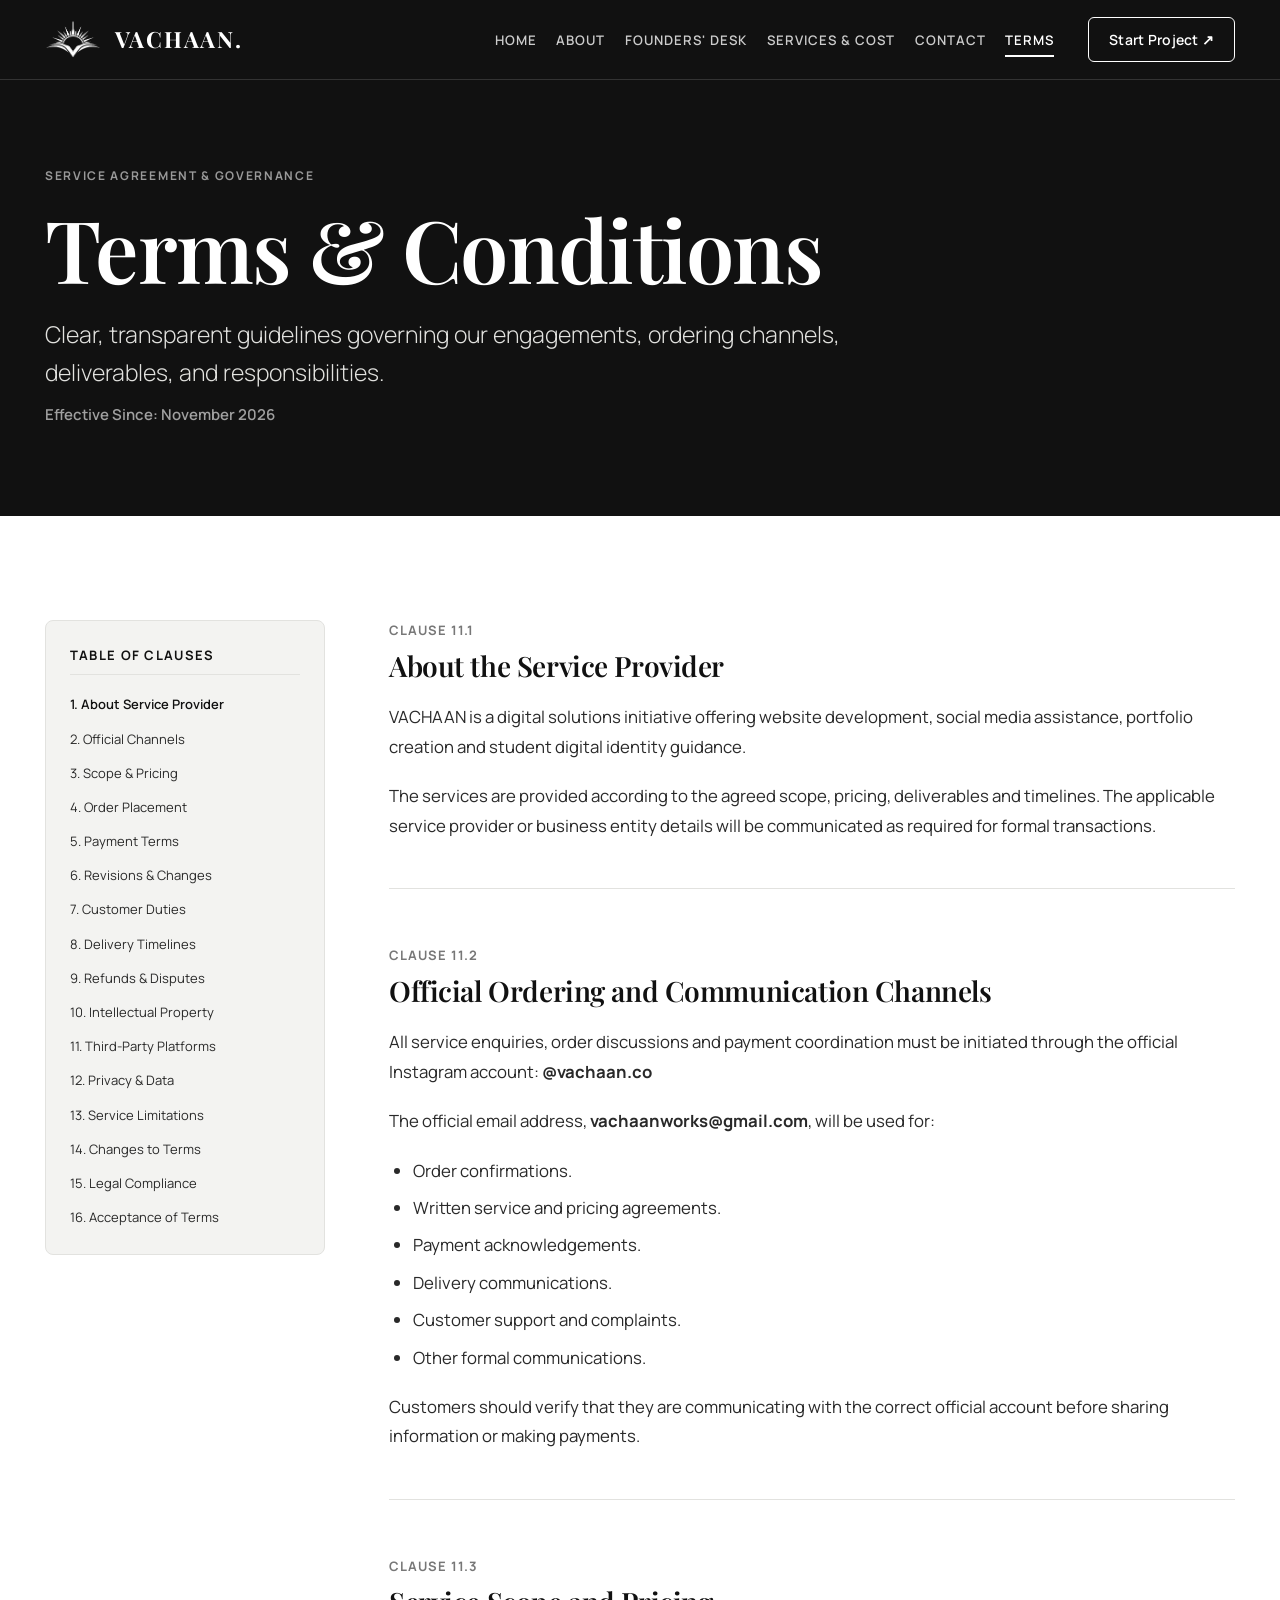
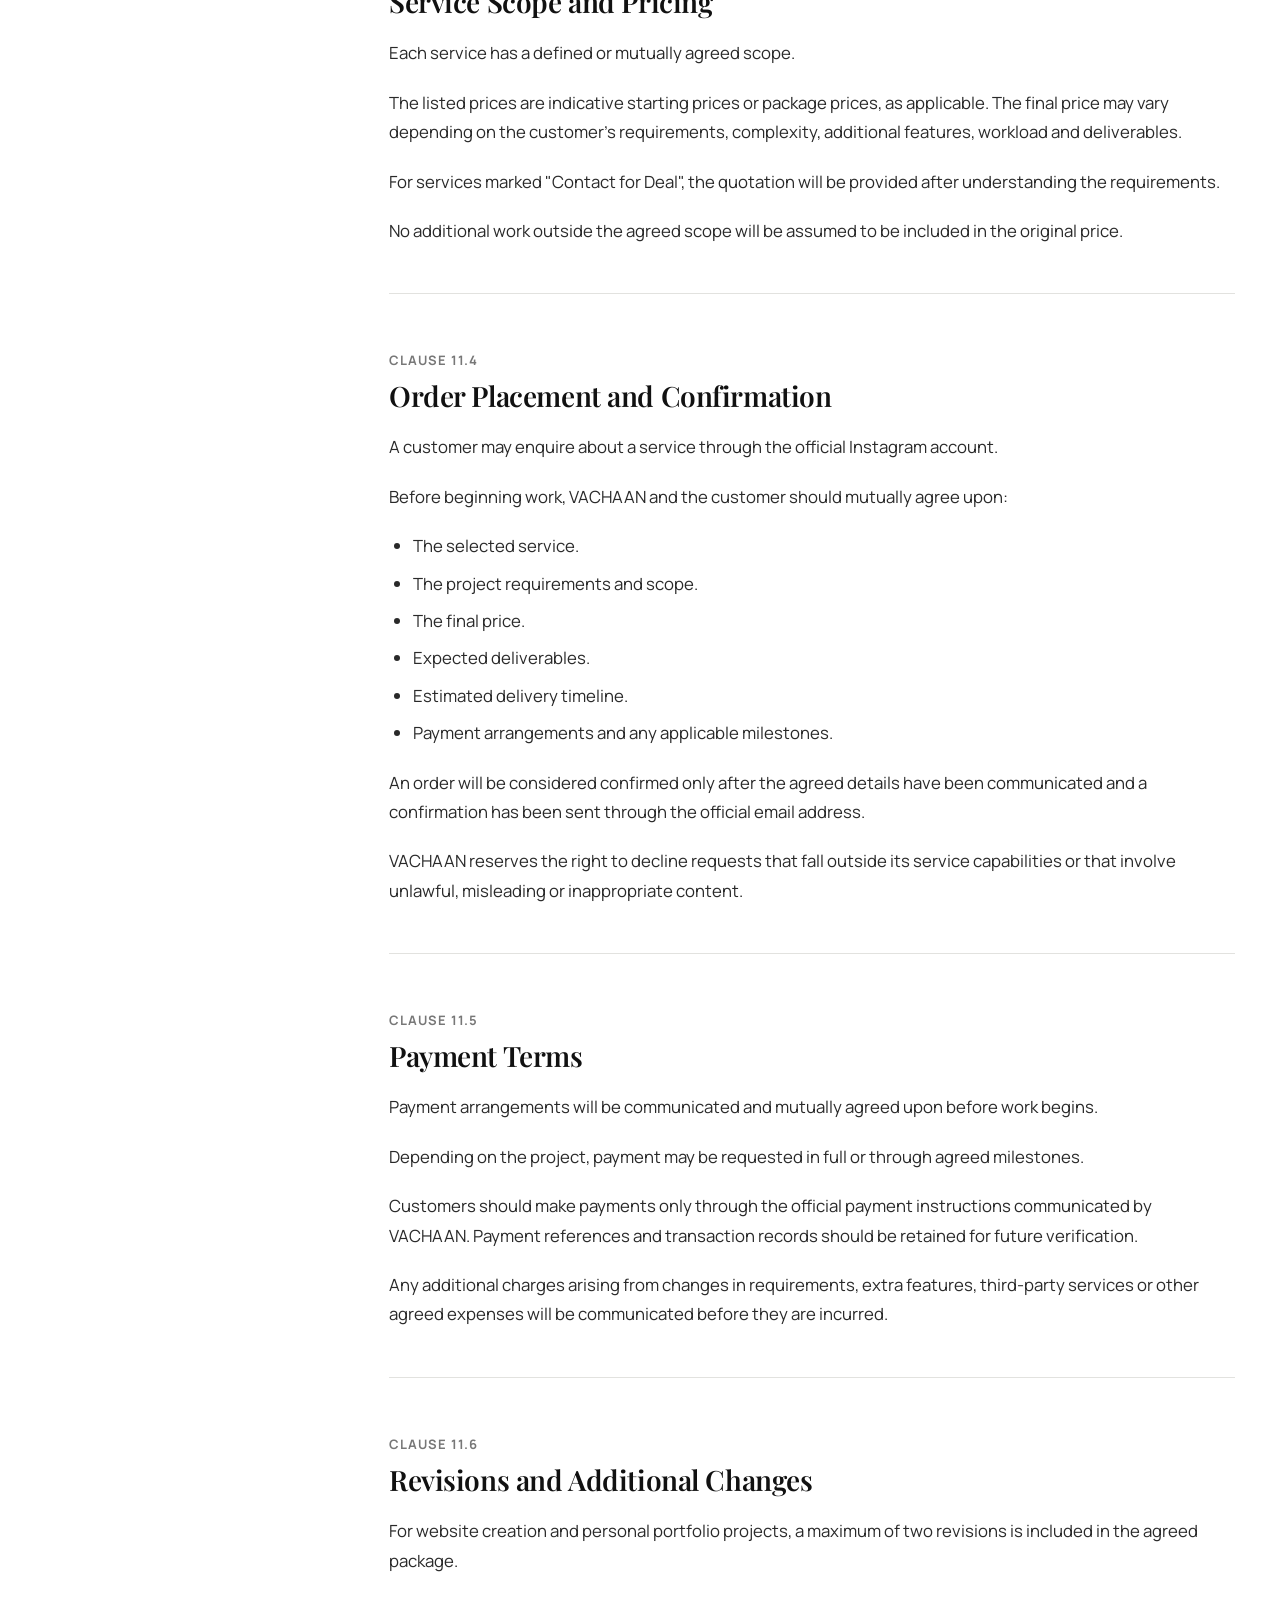
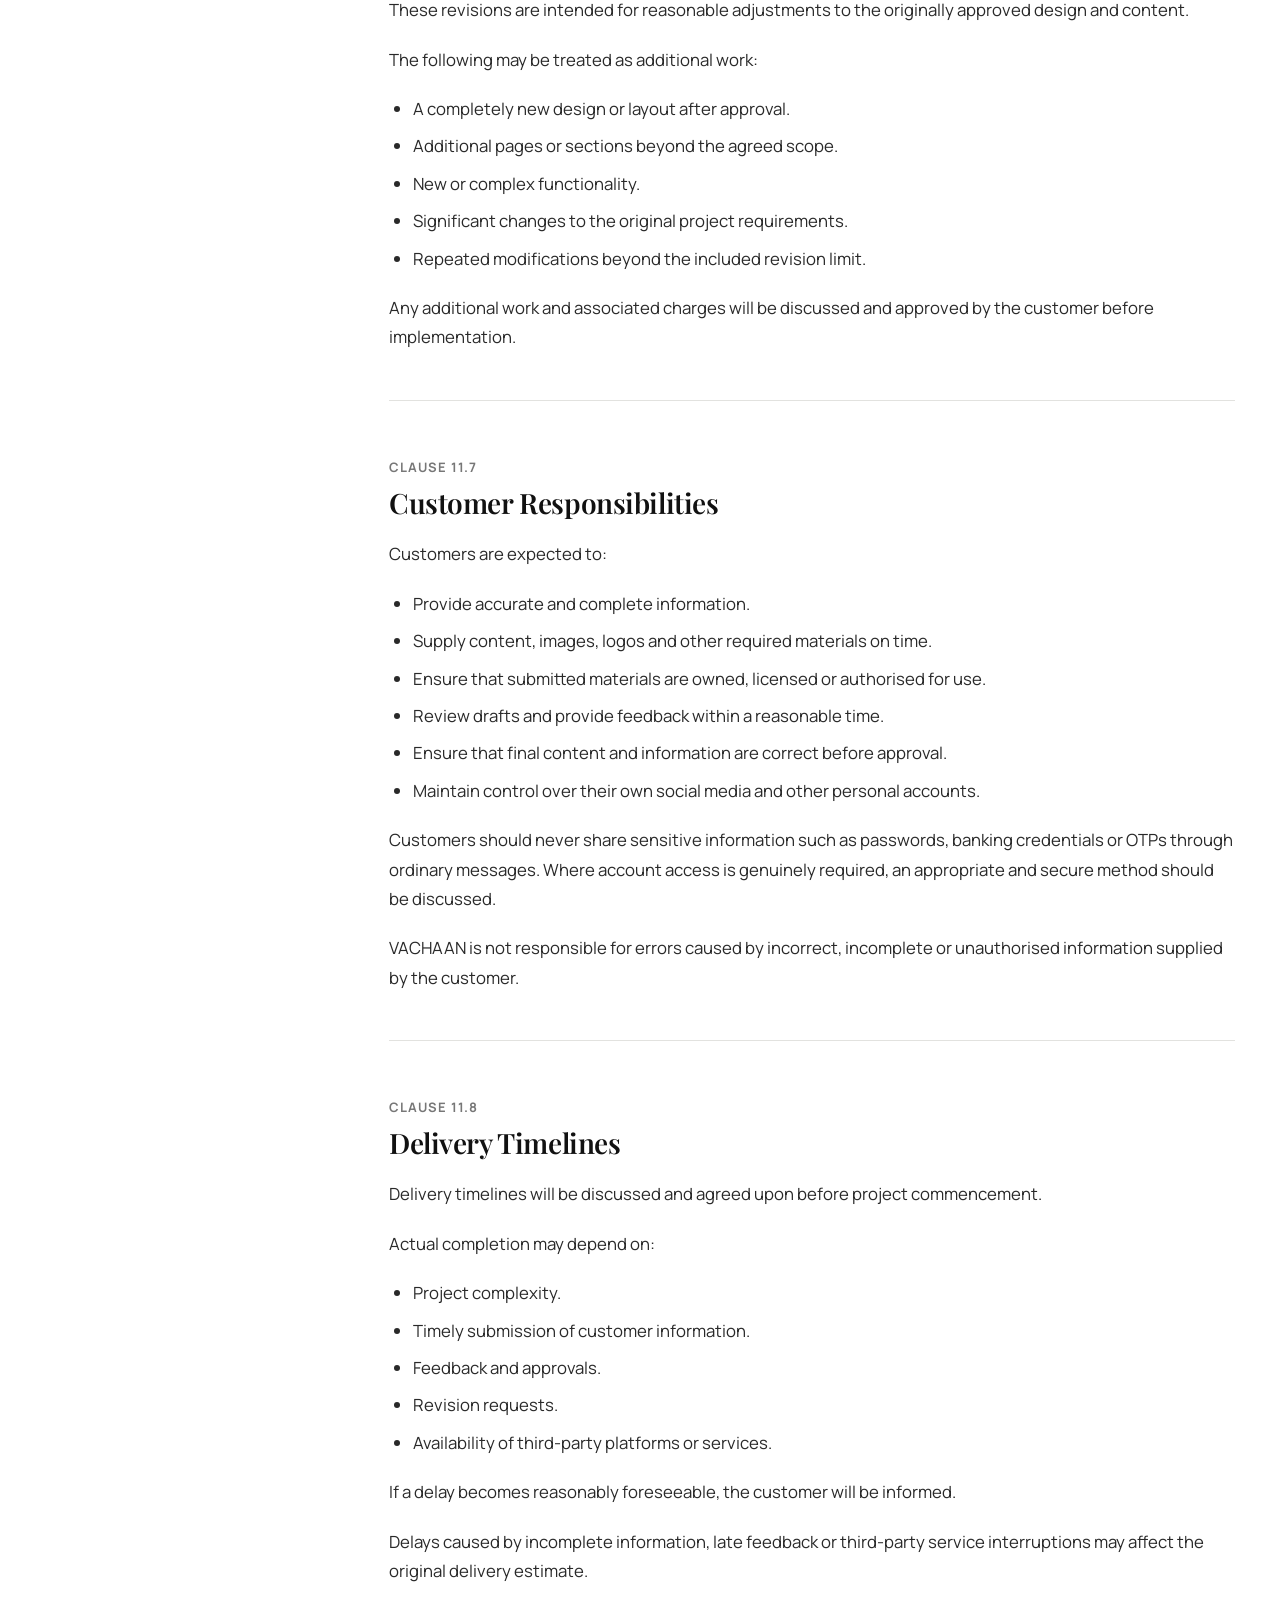
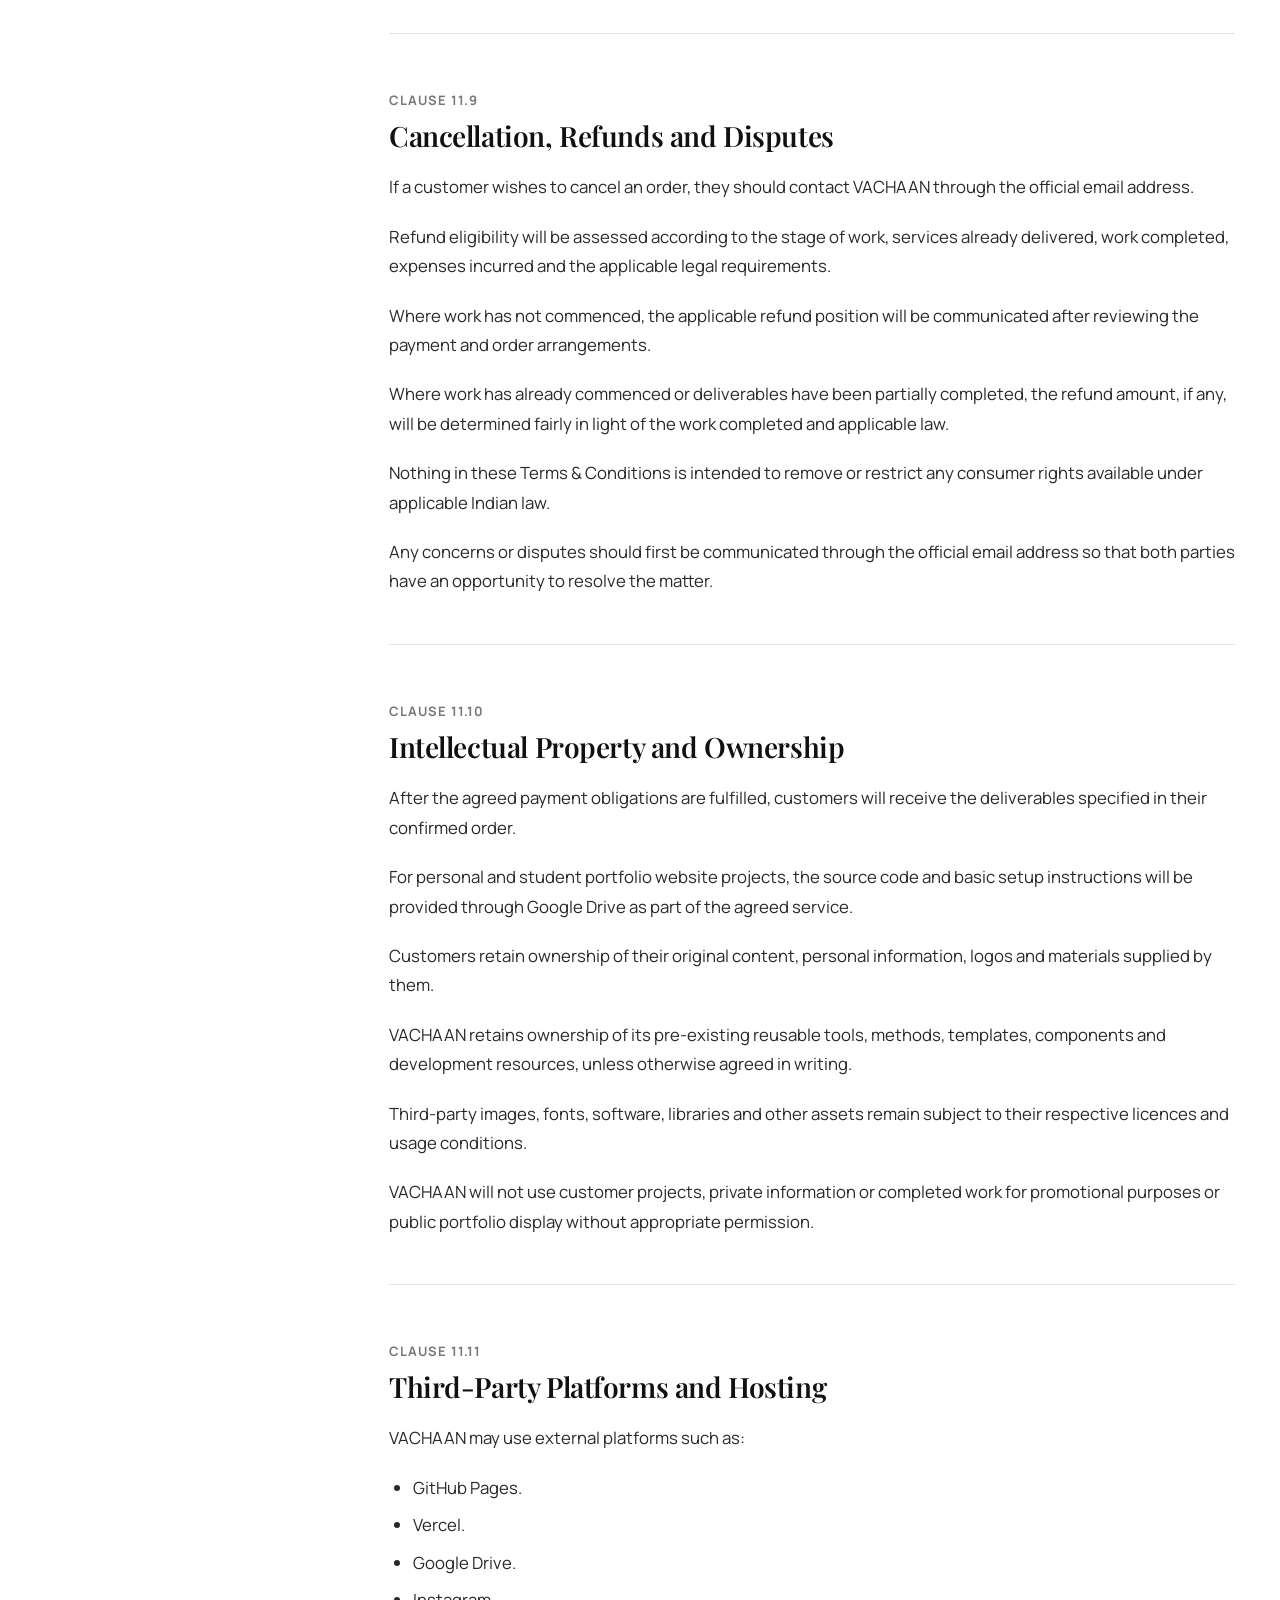
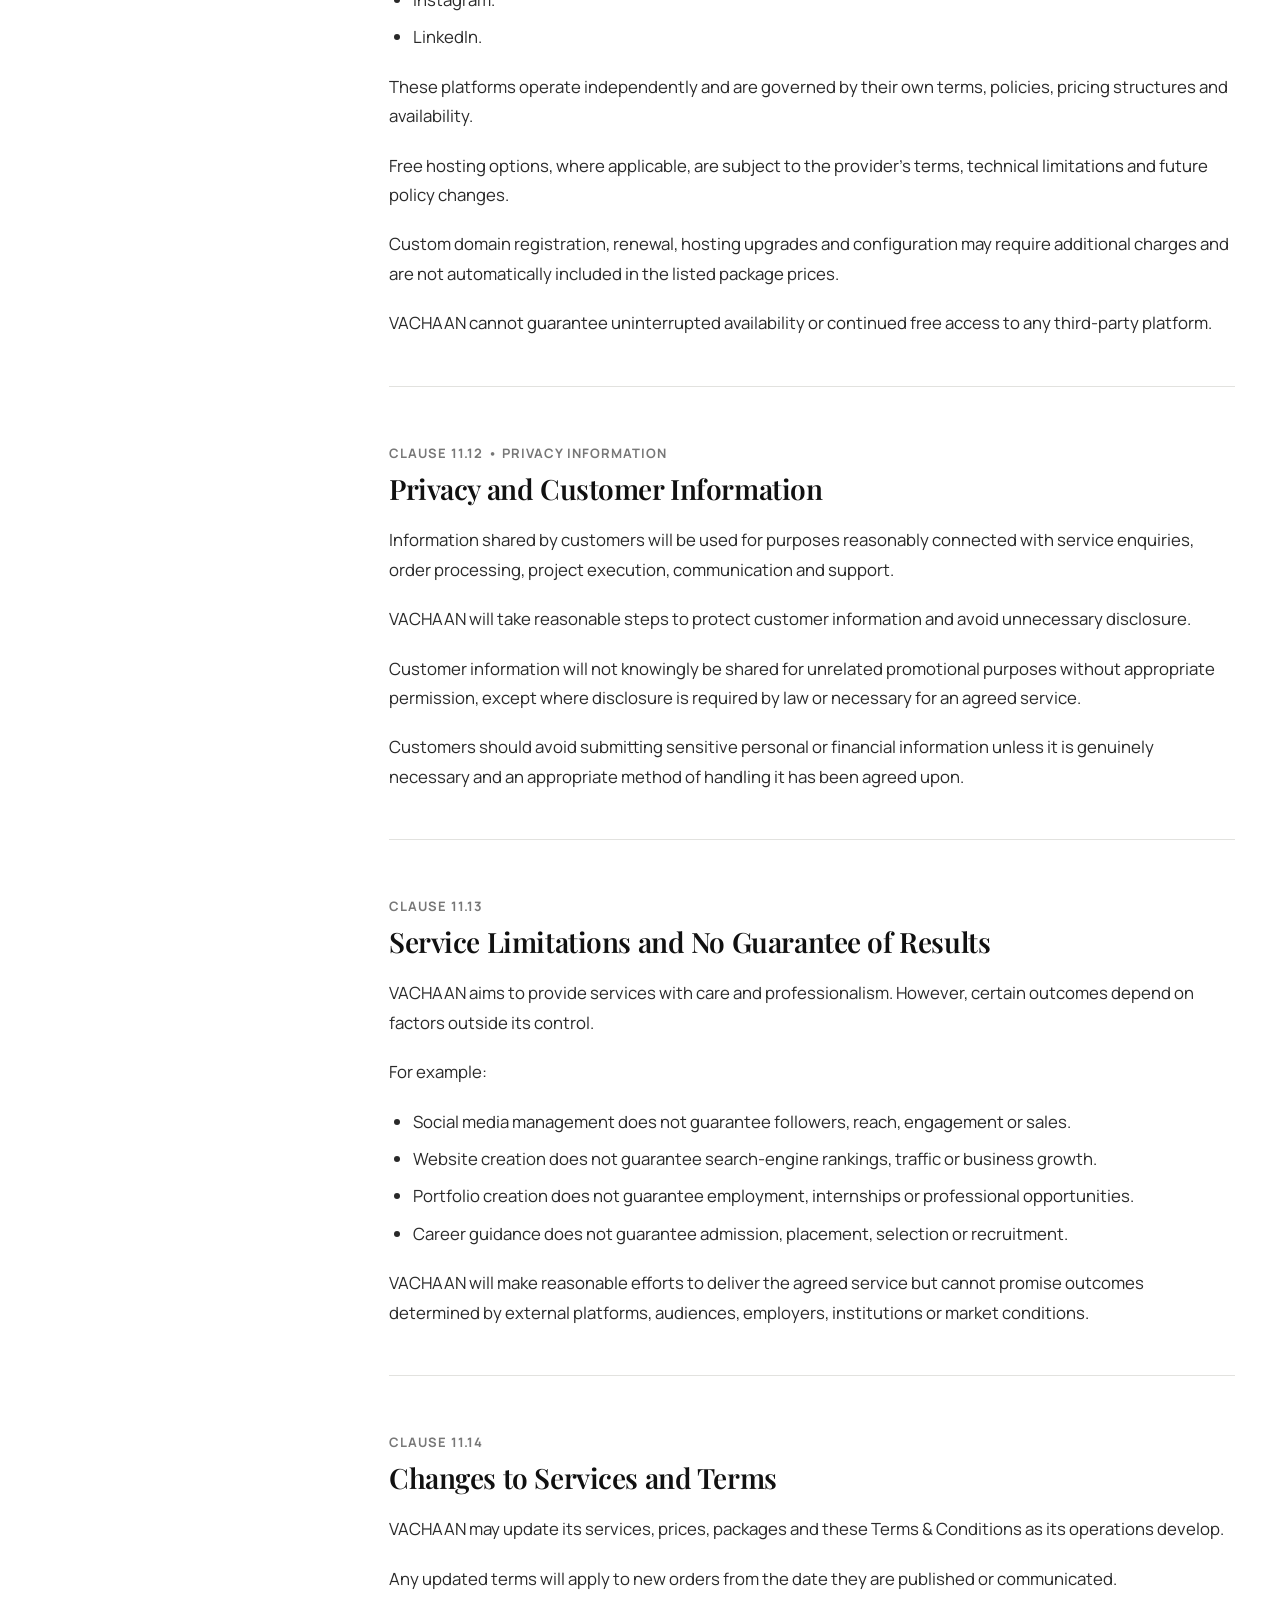
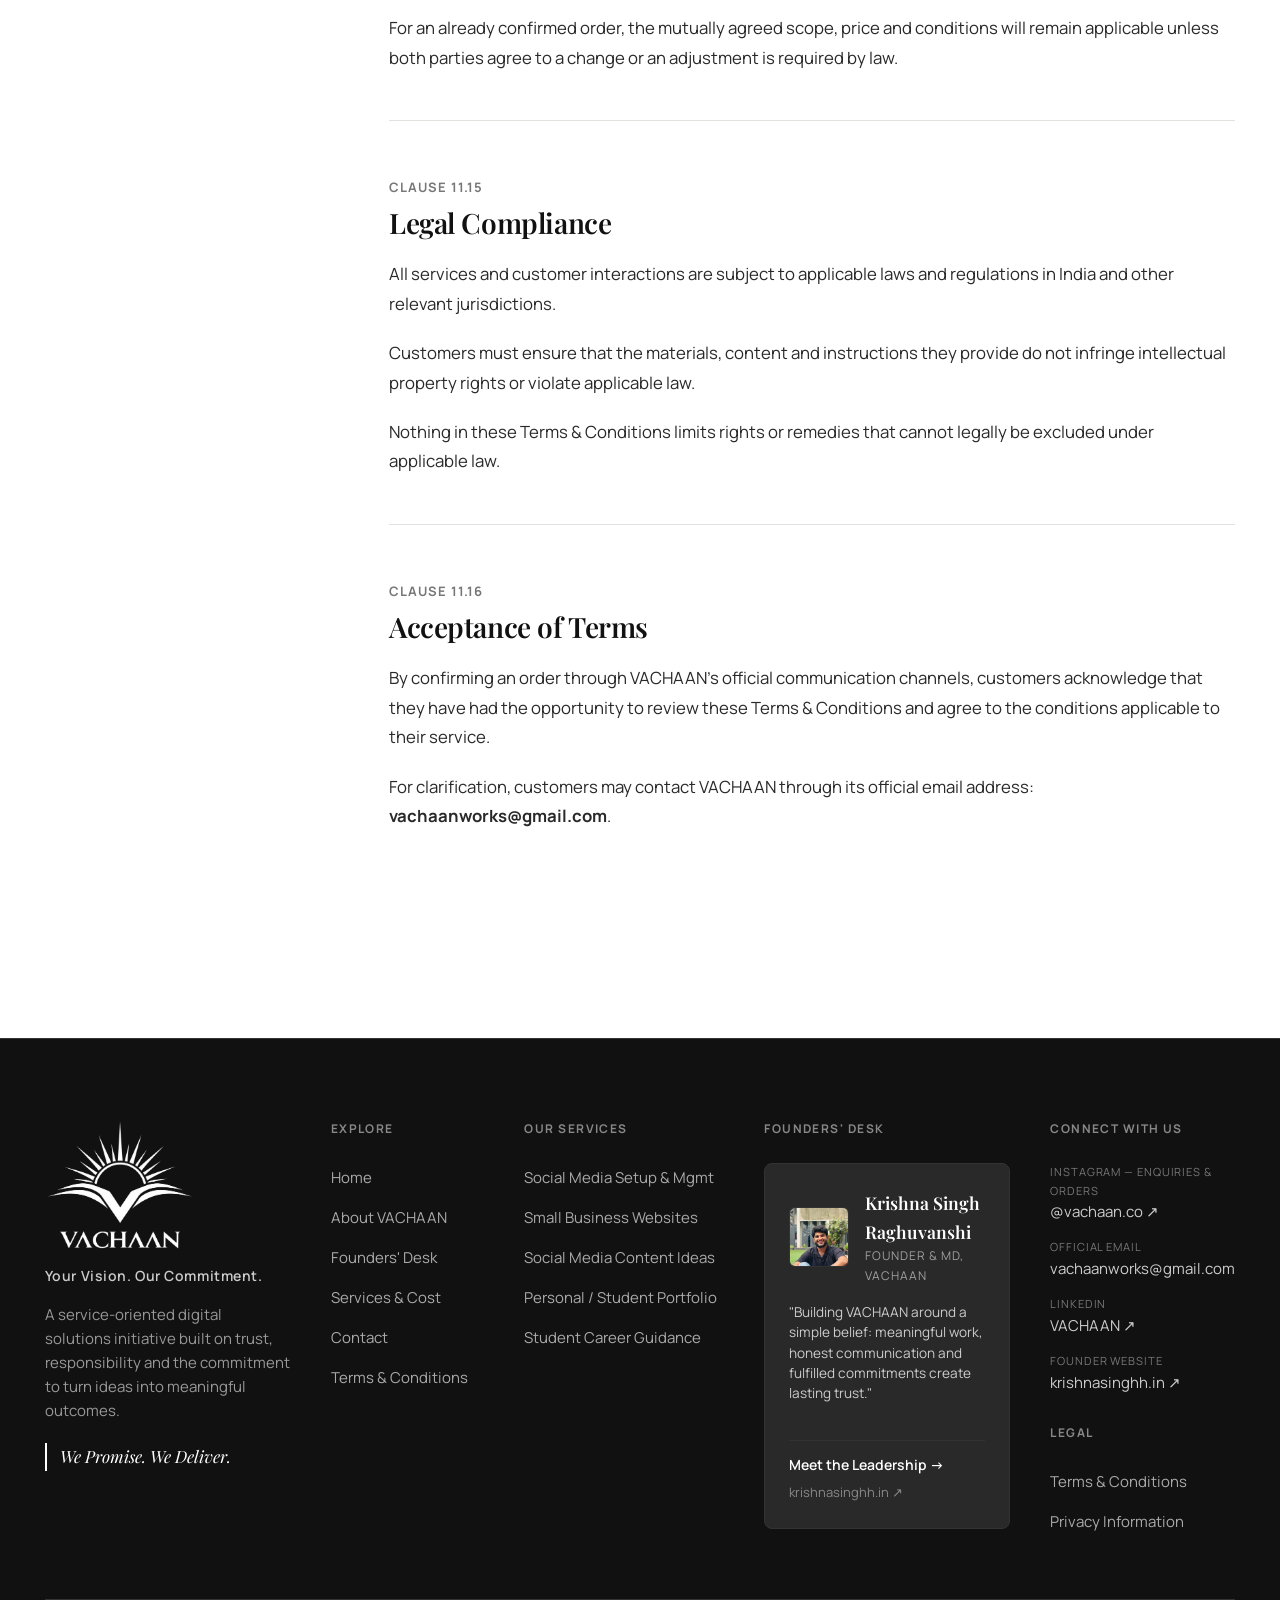
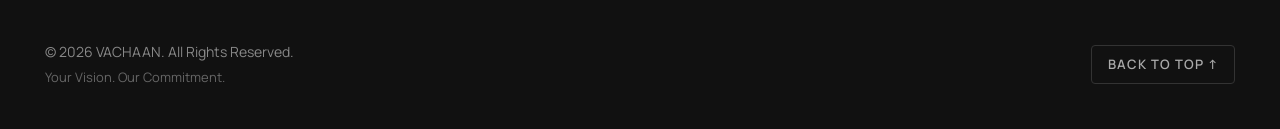
<file: terms.html>
<!DOCTYPE html>
<html lang="en">

<head>
  <meta charset="UTF-8">
  <meta name="viewport" content="width=device-width, initial-scale=1.0">
  <title>Terms &amp; Conditions | Legal Information | VACHAAN.</title>

  <!-- SEO & Brand Metadata -->
  <meta name="description"
    content="Official Terms &amp; Conditions and service agreement of VACHAAN. Effective Date: 18 November 2026. Complete 16 clauses detailing scopes, delivery, ownership and privacy.">
  <meta name="keywords"
    content="VACHAAN terms and conditions, legal policies, service terms, web development agreement, client terms">
  <meta name="author" content="Krishna Singh Raghuvanshi">
  <link rel="canonical" href="https://vachaan.co/terms.html">

  <!-- Open Graph / Social Sharing -->
  <meta property="og:type" content="article">
  <meta property="og:title" content="Terms &amp; Conditions | Legal Information | VACHAAN.">
  <meta property="og:description"
    content="Review the official Terms &amp; Conditions governing all VACHAAN services and engagements.">
  <meta property="og:image" content="assets/images/vachaan-logo.jpg">
  <meta property="og:site_name" content="VACHAAN">

  <!-- Favicon Configuration -->
  <link rel="icon" type="image/png" sizes="32x32" href="assets/images/favicon-32x32.png">
  <link rel="icon" type="image/png" href="assets/images/favicon.png">
  <link rel="apple-touch-icon" sizes="180x180" href="assets/images/apple-touch-icon.png">
  <link rel="shortcut icon" href="favicon.ico">

  <!-- Typography: Playfair Display & Manrope -->
  <link rel="preconnect" href="https://fonts.googleapis.com">
  <link rel="preconnect" href="https://fonts.gstatic.com" crossorigin>
  <link
    href="https://fonts.googleapis.com/css2?family=Manrope:wght@300;400;500;600;700;800&family=Playfair+Display:ital,wght@0,400;0,600;0,700;0,800;1,400;1,600&display=swap"
    rel="stylesheet">

  <!-- Stylesheets -->
  <link rel="stylesheet" href="css/style.css">
  <link rel="stylesheet" href="css/responsive.css">
  <link rel="stylesheet" href="css/animations.css">
</head>

<body class="page-terms page-fade-in">

  <!-- Website Opening Brand Reveal Animation Overlay -->
  <aside id="brand-intro-overlay" class="brand-intro-overlay" aria-label="Brand Presentation">
    <div class="intro-content">
      <img src="assets/images/vachaan-emblem-white.png" alt="VACHAAN Emblem" class="intro-logo">
      <div class="intro-brand-name">VACHAAN.</div>
      <div class="intro-line"></div>
      <div class="intro-tagline">Your Vision. Our Commitment.</div>
    </div>
  </aside>

  <!-- Global Sticky Navigation Header (Full Width & Unjumbled) -->
  <header class="site-header" role="banner">
    <div class="header-container">
      <a href="index.html" class="header-brand" aria-label="VACHAAN Home">
        <img src="assets/images/vachaan-emblem-white.png" alt="VACHAAN Emblem" class="brand-logo-img">
        <span class="brand-name">VACHAAN.</span>
      </a>

      <!-- Desktop Navigation Links -->
      <nav class="header-nav" aria-label="Primary Navigation">
        <ul class="nav-list">
          <li><a href="index.html" class="nav-link">Home</a></li>
          <li><a href="about.html" class="nav-link">About</a></li>
          <li><a href="founders-desk.html" class="nav-link">Founders' Desk</a></li>
          <li><a href="services.html" class="nav-link">Services &amp; Cost</a></li>
          <li><a href="contact.html" class="nav-link">Contact</a></li>
          <li><a href="terms.html" class="nav-link active">Terms</a></li>
        </ul>
        <div class="header-cta">
          <a href="https://docs.google.com/forms/d/e/1FAIpQLSd0yPAy3FGfljZbGYcYo4oJX2aPUTbtNTalY9eogBbhUL1H7Q/viewform?usp=publish-editor"
            target="_blank" rel="noopener noreferrer" class="btn btn-outline-white btn-sm">Start Project ↗</a>
        </div>
      </nav>

      <!-- Mobile Menu Button -->
      <button class="menu-toggle" type="button" aria-label="Open mobile navigation menu" aria-expanded="false">
        <svg class="menu-icon" viewBox="0 0 24 24" width="24" height="24" stroke="currentColor" stroke-width="2"
          fill="none" stroke-linecap="round" stroke-linejoin="round">
          <line x1="3" y1="12" x2="21" y2="12"></line>
          <line x1="3" y1="6" x2="21" y2="6"></line>
          <line x1="3" y1="18" x2="21" y2="18"></line>
        </svg>
      </button>
    </div>
  </header>

  <!-- Mobile Navigation Drawer -->
  <nav class="mobile-nav-drawer" aria-label="Mobile Navigation Drawer">
    <div class="mobile-nav-header">
      <a href="index.html" class="header-brand">
        <img src="assets/images/vachaan-emblem-white.png" alt="VACHAAN Emblem" class="brand-logo-img">
        <span class="brand-name">VACHAAN.</span>
      </a>
      <button class="mobile-nav-close" type="button" aria-label="Close mobile navigation menu">
        <svg viewBox="0 0 24 24" width="24" height="24" stroke="currentColor" stroke-width="2" fill="none"
          stroke-linecap="round" stroke-linejoin="round">
          <line x1="18" y1="6" x2="6" y2="18"></line>
          <line x1="6" y1="6" x2="18" y2="18"></line>
        </svg>
      </button>
    </div>
    <ul class="mobile-nav-list">
      <li><a href="index.html" class="mobile-nav-link"><span>Home</span> <span>→</span></a></li>
      <li><a href="about.html" class="mobile-nav-link"><span>About VACHAAN</span> <span>→</span></a></li>
      <li><a href="founders-desk.html" class="mobile-nav-link"><span>Founders' Desk</span> <span>→</span></a></li>
      <li><a href="services.html" class="mobile-nav-link"><span>Services &amp; Cost</span> <span>→</span></a></li>
      <li><a href="contact.html" class="mobile-nav-link"><span>Contact</span> <span>→</span></a></li>
      <li><a href="terms.html" class="mobile-nav-link active"><span>Terms &amp; Conditions</span> <span>→</span></a>
      </li>
    </ul>
    <div class="mobile-nav-footer">
      <a href="https://docs.google.com/forms/d/e/1FAIpQLSd0yPAy3FGfljZbGYcYo4oJX2aPUTbtNTalY9eogBbhUL1H7Q/viewform?usp=publish-editor"
        target="_blank" rel="noopener noreferrer" class="btn btn-white" style="width: 100%;">Start Project ↗</a>
    </div>
  </nav>

  <main id="main-content">

    <!-- Hero Header -->
    <section class="section section-obsidian" style="padding-top: 5rem; padding-bottom: 5.5rem;">
      <div class="container">
        <div class="reveal-on-scroll" style="max-width: 860px;">
          <span class="eyebrow eyebrow-dark">Service Agreement &amp; Governance</span>
          <h1 class="hero-title" style="margin-bottom: 1.25rem;">Terms &amp; Conditions</h1>
          <p class="hero-lead" style="color: #E2E2DF; margin-bottom: 0.75rem;">
            Clear, transparent guidelines governing our engagements, ordering channels, deliverables, and
            responsibilities.
          </p>
          <div style="font-family: var(--font-body); font-size: 0.9375rem; color: #A0A0A0; font-weight: 600;">
            Effective Since: November 2026
          </div>
        </div>
      </div>
    </section>

    <!-- Main Legal Clauses with Sticky Sidebar -->
    <section class="section section-white">
      <div class="container">
        <div class="terms-layout">

          <!-- Sticky Table of Contents (Desktop) -->
          <aside class="terms-toc" aria-label="Table of Contents">
            <div class="terms-toc-title">Table of Clauses</div>
            <nav class="terms-toc-list">
              <a href="#clause-1" class="terms-toc-link">1. About Service Provider</a>
              <a href="#clause-2" class="terms-toc-link">2. Official Channels</a>
              <a href="#clause-3" class="terms-toc-link">3. Scope &amp; Pricing</a>
              <a href="#clause-4" class="terms-toc-link">4. Order Placement</a>
              <a href="#clause-5" class="terms-toc-link">5. Payment Terms</a>
              <a href="#clause-6" class="terms-toc-link">6. Revisions &amp; Changes</a>
              <a href="#clause-7" class="terms-toc-link">7. Customer Duties</a>
              <a href="#clause-8" class="terms-toc-link">8. Delivery Timelines</a>
              <a href="#clause-9" class="terms-toc-link">9. Refunds &amp; Disputes</a>
              <a href="#clause-10" class="terms-toc-link">10. Intellectual Property</a>
              <a href="#clause-11" class="terms-toc-link">11. Third-Party Platforms</a>
              <a href="#clause-12" class="terms-toc-link">12. Privacy &amp; Data</a>
              <a href="#clause-13" class="terms-toc-link">13. Service Limitations</a>
              <a href="#clause-14" class="terms-toc-link">14. Changes to Terms</a>
              <a href="#clause-15" class="terms-toc-link">15. Legal Compliance</a>
              <a href="#clause-16" class="terms-toc-link">16. Acceptance of Terms</a>
            </nav>
          </aside>

          <!-- Full 16 Legal Clauses Content Area -->
          <div class="terms-content-area">

            <!-- Clause 1 -->
            <article id="clause-1" class="clause-block reveal-on-scroll">
              <div class="clause-number">CLAUSE 11.1</div>
              <h2 class="clause-title">About the Service Provider</h2>
              <div class="clause-body">
                <p>
                  VACHAAN is a digital solutions initiative offering website development, social media assistance,
                  portfolio creation and student digital identity guidance.
                </p>
                <p>
                  The services are provided according to the agreed scope, pricing, deliverables and timelines. The
                  applicable service provider or business entity details will be communicated as required for formal
                  transactions.
                </p>
              </div>
            </article>

            <!-- Clause 2 -->
            <article id="clause-2" class="clause-block reveal-on-scroll">
              <div class="clause-number">CLAUSE 11.2</div>
              <h2 class="clause-title">Official Ordering and Communication Channels</h2>
              <div class="clause-body">
                <p>
                  All service enquiries, order discussions and payment coordination must be initiated through the
                  official Instagram account: <strong>@vachaan.co</strong>
                </p>
                <p>
                  The official email address, <strong><a
                      href="mailto:vachaanworks@gmail.com">vachaanworks@gmail.com</a></strong>, will be used for:
                </p>
                <ul>
                  <li>Order confirmations.</li>
                  <li>Written service and pricing agreements.</li>
                  <li>Payment acknowledgements.</li>
                  <li>Delivery communications.</li>
                  <li>Customer support and complaints.</li>
                  <li>Other formal communications.</li>
                </ul>
                <p>
                  Customers should verify that they are communicating with the correct official account before sharing
                  information or making payments.
                </p>
              </div>
            </article>

            <!-- Clause 3 -->
            <article id="clause-3" class="clause-block reveal-on-scroll">
              <div class="clause-number">CLAUSE 11.3</div>
              <h2 class="clause-title">Service Scope and Pricing</h2>
              <div class="clause-body">
                <p>
                  Each service has a defined or mutually agreed scope.
                </p>
                <p>
                  The listed prices are indicative starting prices or package prices, as applicable. The final price may
                  vary depending on the customer's requirements, complexity, additional features, workload and
                  deliverables.
                </p>
                <p>
                  For services marked "Contact for Deal", the quotation will be provided after understanding the
                  requirements.
                </p>
                <p>
                  No additional work outside the agreed scope will be assumed to be included in the original price.
                </p>
              </div>
            </article>

            <!-- Clause 4 -->
            <article id="clause-4" class="clause-block reveal-on-scroll">
              <div class="clause-number">CLAUSE 11.4</div>
              <h2 class="clause-title">Order Placement and Confirmation</h2>
              <div class="clause-body">
                <p>
                  A customer may enquire about a service through the official Instagram account.
                </p>
                <p>
                  Before beginning work, VACHAAN and the customer should mutually agree upon:
                </p>
                <ul>
                  <li>The selected service.</li>
                  <li>The project requirements and scope.</li>
                  <li>The final price.</li>
                  <li>Expected deliverables.</li>
                  <li>Estimated delivery timeline.</li>
                  <li>Payment arrangements and any applicable milestones.</li>
                </ul>
                <p>
                  An order will be considered confirmed only after the agreed details have been communicated and a
                  confirmation has been sent through the official email address.
                </p>
                <p>
                  VACHAAN reserves the right to decline requests that fall outside its service capabilities or that
                  involve unlawful, misleading or inappropriate content.
                </p>
              </div>
            </article>

            <!-- Clause 5 -->
            <article id="clause-5" class="clause-block reveal-on-scroll">
              <div class="clause-number">CLAUSE 11.5</div>
              <h2 class="clause-title">Payment Terms</h2>
              <div class="clause-body">
                <p>
                  Payment arrangements will be communicated and mutually agreed upon before work begins.
                </p>
                <p>
                  Depending on the project, payment may be requested in full or through agreed milestones.
                </p>
                <p>
                  Customers should make payments only through the official payment instructions communicated by VACHAAN.
                  Payment references and transaction records should be retained for future verification.
                </p>
                <p>
                  Any additional charges arising from changes in requirements, extra features, third-party services or
                  other agreed expenses will be communicated before they are incurred.
                </p>
              </div>
            </article>

            <!-- Clause 6 -->
            <article id="clause-6" class="clause-block reveal-on-scroll">
              <div class="clause-number">CLAUSE 11.6</div>
              <h2 class="clause-title">Revisions and Additional Changes</h2>
              <div class="clause-body">
                <p>
                  For website creation and personal portfolio projects, a maximum of two revisions is included in the
                  agreed package.
                </p>
                <p>
                  These revisions are intended for reasonable adjustments to the originally approved design and content.
                </p>
                <p>
                  The following may be treated as additional work:
                </p>
                <ul>
                  <li>A completely new design or layout after approval.</li>
                  <li>Additional pages or sections beyond the agreed scope.</li>
                  <li>New or complex functionality.</li>
                  <li>Significant changes to the original project requirements.</li>
                  <li>Repeated modifications beyond the included revision limit.</li>
                </ul>
                <p>
                  Any additional work and associated charges will be discussed and approved by the customer before
                  implementation.
                </p>
              </div>
            </article>

            <!-- Clause 7 -->
            <article id="clause-7" class="clause-block reveal-on-scroll">
              <div class="clause-number">CLAUSE 11.7</div>
              <h2 class="clause-title">Customer Responsibilities</h2>
              <div class="clause-body">
                <p>
                  Customers are expected to:
                </p>
                <ul>
                  <li>Provide accurate and complete information.</li>
                  <li>Supply content, images, logos and other required materials on time.</li>
                  <li>Ensure that submitted materials are owned, licensed or authorised for use.</li>
                  <li>Review drafts and provide feedback within a reasonable time.</li>
                  <li>Ensure that final content and information are correct before approval.</li>
                  <li>Maintain control over their own social media and other personal accounts.</li>
                </ul>
                <p>
                  Customers should never share sensitive information such as passwords, banking credentials or OTPs
                  through ordinary messages. Where account access is genuinely required, an appropriate and secure
                  method should be discussed.
                </p>
                <p>
                  VACHAAN is not responsible for errors caused by incorrect, incomplete or unauthorised information
                  supplied by the customer.
                </p>
              </div>
            </article>

            <!-- Clause 8 -->
            <article id="clause-8" class="clause-block reveal-on-scroll">
              <div class="clause-number">CLAUSE 11.8</div>
              <h2 class="clause-title">Delivery Timelines</h2>
              <div class="clause-body">
                <p>
                  Delivery timelines will be discussed and agreed upon before project commencement.
                </p>
                <p>
                  Actual completion may depend on:
                </p>
                <ul>
                  <li>Project complexity.</li>
                  <li>Timely submission of customer information.</li>
                  <li>Feedback and approvals.</li>
                  <li>Revision requests.</li>
                  <li>Availability of third-party platforms or services.</li>
                </ul>
                <p>
                  If a delay becomes reasonably foreseeable, the customer will be informed.
                </p>
                <p>
                  Delays caused by incomplete information, late feedback or third-party service interruptions may affect
                  the original delivery estimate.
                </p>
              </div>
            </article>

            <!-- Clause 9 -->
            <article id="clause-9" class="clause-block reveal-on-scroll">
              <div class="clause-number">CLAUSE 11.9</div>
              <h2 class="clause-title">Cancellation, Refunds and Disputes</h2>
              <div class="clause-body">
                <p>
                  If a customer wishes to cancel an order, they should contact VACHAAN through the official email
                  address.
                </p>
                <p>
                  Refund eligibility will be assessed according to the stage of work, services already delivered, work
                  completed, expenses incurred and the applicable legal requirements.
                </p>
                <p>
                  Where work has not commenced, the applicable refund position will be communicated after reviewing the
                  payment and order arrangements.
                </p>
                <p>
                  Where work has already commenced or deliverables have been partially completed, the refund amount, if
                  any, will be determined fairly in light of the work completed and applicable law.
                </p>
                <p>
                  Nothing in these Terms &amp; Conditions is intended to remove or restrict any consumer rights
                  available under applicable Indian law.
                </p>
                <p>
                  Any concerns or disputes should first be communicated through the official email address so that both
                  parties have an opportunity to resolve the matter.
                </p>
              </div>
            </article>

            <!-- Clause 10 -->
            <article id="clause-10" class="clause-block reveal-on-scroll">
              <div class="clause-number">CLAUSE 11.10</div>
              <h2 class="clause-title">Intellectual Property and Ownership</h2>
              <div class="clause-body">
                <p>
                  After the agreed payment obligations are fulfilled, customers will receive the deliverables specified
                  in their confirmed order.
                </p>
                <p>
                  For personal and student portfolio website projects, the source code and basic setup instructions will
                  be provided through Google Drive as part of the agreed service.
                </p>
                <p>
                  Customers retain ownership of their original content, personal information, logos and materials
                  supplied by them.
                </p>
                <p>
                  VACHAAN retains ownership of its pre-existing reusable tools, methods, templates, components and
                  development resources, unless otherwise agreed in writing.
                </p>
                <p>
                  Third-party images, fonts, software, libraries and other assets remain subject to their respective
                  licences and usage conditions.
                </p>
                <p>
                  VACHAAN will not use customer projects, private information or completed work for promotional purposes
                  or public portfolio display without appropriate permission.
                </p>
              </div>
            </article>

            <!-- Clause 11 -->
            <article id="clause-11" class="clause-block reveal-on-scroll">
              <div class="clause-number">CLAUSE 11.11</div>
              <h2 class="clause-title">Third-Party Platforms and Hosting</h2>
              <div class="clause-body">
                <p>
                  VACHAAN may use external platforms such as:
                </p>
                <ul>
                  <li>GitHub Pages.</li>
                  <li>Vercel.</li>
                  <li>Google Drive.</li>
                  <li>Instagram.</li>
                  <li>LinkedIn.</li>
                </ul>
                <p>
                  These platforms operate independently and are governed by their own terms, policies, pricing
                  structures and availability.
                </p>
                <p>
                  Free hosting options, where applicable, are subject to the provider's terms, technical limitations and
                  future policy changes.
                </p>
                <p>
                  Custom domain registration, renewal, hosting upgrades and configuration may require additional charges
                  and are not automatically included in the listed package prices.
                </p>
                <p>
                  VACHAAN cannot guarantee uninterrupted availability or continued free access to any third-party
                  platform.
                </p>
              </div>
            </article>

            <!-- Clause 12 / Privacy Information Anchor -->
            <article id="clause-12" class="clause-block reveal-on-scroll">
              <div id="privacy-policy" style="position: relative; top: -110px;"></div>
              <div class="clause-number">CLAUSE 11.12 &bull; PRIVACY INFORMATION</div>
              <h2 class="clause-title">Privacy and Customer Information</h2>
              <div class="clause-body">
                <p>
                  Information shared by customers will be used for purposes reasonably connected with service enquiries,
                  order processing, project execution, communication and support.
                </p>
                <p>
                  VACHAAN will take reasonable steps to protect customer information and avoid unnecessary disclosure.
                </p>
                <p>
                  Customer information will not knowingly be shared for unrelated promotional purposes without
                  appropriate permission, except where disclosure is required by law or necessary for an agreed service.
                </p>
                <p>
                  Customers should avoid submitting sensitive personal or financial information unless it is genuinely
                  necessary and an appropriate method of handling it has been agreed upon.
                </p>
              </div>
            </article>

            <!-- Clause 13 -->
            <article id="clause-13" class="clause-block reveal-on-scroll">
              <div class="clause-number">CLAUSE 11.13</div>
              <h2 class="clause-title">Service Limitations and No Guarantee of Results</h2>
              <div class="clause-body">
                <p>
                  VACHAAN aims to provide services with care and professionalism. However, certain outcomes depend on
                  factors outside its control.
                </p>
                <p>
                  For example:
                </p>
                <ul>
                  <li>Social media management does not guarantee followers, reach, engagement or sales.</li>
                  <li>Website creation does not guarantee search-engine rankings, traffic or business growth.</li>
                  <li>Portfolio creation does not guarantee employment, internships or professional opportunities.</li>
                  <li>Career guidance does not guarantee admission, placement, selection or recruitment.</li>
                </ul>
                <p>
                  VACHAAN will make reasonable efforts to deliver the agreed service but cannot promise outcomes
                  determined by external platforms, audiences, employers, institutions or market conditions.
                </p>
              </div>
            </article>

            <!-- Clause 14 -->
            <article id="clause-14" class="clause-block reveal-on-scroll">
              <div class="clause-number">CLAUSE 11.14</div>
              <h2 class="clause-title">Changes to Services and Terms</h2>
              <div class="clause-body">
                <p>
                  VACHAAN may update its services, prices, packages and these Terms &amp; Conditions as its operations
                  develop.
                </p>
                <p>
                  Any updated terms will apply to new orders from the date they are published or communicated.
                </p>
                <p>
                  For an already confirmed order, the mutually agreed scope, price and conditions will remain applicable
                  unless both parties agree to a change or an adjustment is required by law.
                </p>
              </div>
            </article>

            <!-- Clause 15 -->
            <article id="clause-15" class="clause-block reveal-on-scroll">
              <div class="clause-number">CLAUSE 11.15</div>
              <h2 class="clause-title">Legal Compliance</h2>
              <div class="clause-body">
                <p>
                  All services and customer interactions are subject to applicable laws and regulations in India and
                  other relevant jurisdictions.
                </p>
                <p>
                  Customers must ensure that the materials, content and instructions they provide do not infringe
                  intellectual property rights or violate applicable law.
                </p>
                <p>
                  Nothing in these Terms &amp; Conditions limits rights or remedies that cannot legally be excluded
                  under applicable law.
                </p>
              </div>
            </article>

            <!-- Clause 16 -->
            <article id="clause-16" class="clause-block reveal-on-scroll">
              <div class="clause-number">CLAUSE 11.16</div>
              <h2 class="clause-title">Acceptance of Terms</h2>
              <div class="clause-body">
                <p>
                  By confirming an order through VACHAAN's official communication channels, customers acknowledge that
                  they have had the opportunity to review these Terms &amp; Conditions and agree to the conditions
                  applicable to their service.
                </p>
                <p>
                  For clarification, customers may contact VACHAAN through its official email address: <strong><a
                      href="mailto:vachaanworks@gmail.com">vachaanworks@gmail.com</a></strong>.
                </p>
              </div>
            </article>

          </div>

        </div>
      </div>
    </section>

  </main>

  <!-- Global Footer (Consistent across all 6 pages) -->
  <footer class="site-footer" role="contentinfo">
    <div class="container">
      <div class="footer-main-grid">

        <!-- Section A: Brand Identity -->
        <div class="footer-col">
          <a href="index.html" class="footer-brand-link" aria-label="VACHAAN Home">
            <img src="assets/images/vachaan-logo-white.png" alt="VACHAAN. Your Vision. Our Commitment."
              class="footer-brand-logo">
          </a>
          <div class="footer-brand-tagline">Your Vision. Our Commitment.</div>
          <p class="footer-brand-desc">
            A service-oriented digital solutions initiative built on trust, responsibility and the commitment to turn
            ideas into meaningful outcomes.
          </p>
          <div class="footer-closing-statement">
            We Promise. We Deliver.
          </div>
        </div>

        <!-- Section B: Quick Navigation -->
        <div class="footer-col">
          <div class="footer-heading">EXPLORE</div>
          <ul class="footer-nav-list">
            <li><a href="index.html" class="footer-nav-link">Home</a></li>
            <li><a href="about.html" class="footer-nav-link">About VACHAAN</a></li>
            <li><a href="founders-desk.html" class="footer-nav-link">Founders' Desk</a></li>
            <li><a href="services.html" class="footer-nav-link">Services &amp; Cost</a></li>
            <li><a href="contact.html" class="footer-nav-link">Contact</a></li>
            <li><a href="terms.html" class="footer-nav-link">Terms &amp; Conditions</a></li>
          </ul>
        </div>

        <!-- Section C: Our Services -->
        <div class="footer-col">
          <div class="footer-heading">OUR SERVICES</div>
          <ul class="footer-nav-list">
            <li><a href="services.html#service-a" class="footer-nav-link">Social Media Setup &amp; Mgmt</a></li>
            <li><a href="services.html#service-b" class="footer-nav-link">Small Business Websites</a></li>
            <li><a href="services.html#service-c" class="footer-nav-link">Social Media Content Ideas</a></li>
            <li><a href="services.html#service-d" class="footer-nav-link">Personal / Student Portfolio</a></li>
            <li><a href="services.html#service-e" class="footer-nav-link">Student Career Guidance</a></li>
          </ul>
        </div>

        <!-- Section D: Founder's Desk (Mandatory Prominence) -->
        <div class="footer-col">
          <div class="footer-heading">FOUNDERS' DESK</div>
          <div class="footer-founder-card">
            <div class="footer-founder-header">
              <img src="assets/images/founder-krishna.jpg" alt="Krishna Singh Raghuvanshi" class="footer-founder-img">
              <div class="footer-founder-meta">
                <div class="footer-founder-name">Krishna Singh Raghuvanshi</div>
                <div class="footer-founder-role">Founder &amp; MD, VACHAAN</div>
              </div>
            </div>
            <p class="footer-founder-quote">
              "Building VACHAAN around a simple belief: meaningful work, honest communication and fulfilled commitments create lasting trust."
            </p>
            <div class="footer-founder-links">
              <a href="founders-desk.html" class="footer-founder-cta">Meet the Leadership →</a>
              <a href="https://krishnasinghh.in" target="_blank" rel="noopener noreferrer" class="footer-founder-site">krishnasinghh.in ↗</a>
            </div>
          </div>
        </div>

        <!-- Section E: Connect with Us & Information -->
        <div class="footer-col">
          <div class="footer-heading">CONNECT WITH US</div>
          <div class="footer-connect-list">
            <div class="footer-connect-item">
              <span class="footer-connect-label">Instagram — Enquiries &amp; Orders</span>
              <a href="https://www.instagram.com/vachaan.co/" target="_blank" rel="noopener noreferrer"
                class="footer-connect-val">@vachaan.co ↗</a>
            </div>
            <div class="footer-connect-item">
              <span class="footer-connect-label">Official Email</span>
              <a href="mailto:vachaanworks@gmail.com" class="footer-connect-val">vachaanworks@gmail.com</a>
            </div>
            <div class="footer-connect-item">
              <span class="footer-connect-label">LinkedIn</span>
              <a href="https://www.linkedin.com/company/vachaan/" target="_blank" rel="noopener noreferrer"
                class="footer-connect-val">VACHAAN ↗</a>
            </div>
            <div class="footer-connect-item">
              <span class="footer-connect-label">Founder Website</span>
              <a href="https://krishnasinghh.in" target="_blank" rel="noopener noreferrer"
                class="footer-connect-val">krishnasinghh.in ↗</a>
            </div>
          </div>

          <div style="margin-top: 1.75rem;">
            <div class="footer-heading">LEGAL</div>
            <ul class="footer-nav-list">
              <li><a href="terms.html" class="footer-nav-link">Terms &amp; Conditions</a></li>
              <li><a href="terms.html#privacy-policy" class="footer-nav-link">Privacy Information</a></li>
            </ul>
          </div>
        </div>

      </div>

      <!-- Section G: Copyright & Back to Top -->
      <div class="footer-bottom">
        <div class="footer-copyright">
          <div>&copy; 2026 VACHAAN. All Rights Reserved.</div>
          <div class="footer-tagline-sub">Your Vision. Our Commitment.</div>
        </div>
        <button id="back-to-top" class="back-to-top" type="button" aria-label="Back to top of page">
          Back to Top ↑
        </button>
      </div>
    </div>
  </footer>

  <!-- Scripts -->
  <script src="js/navigation.js"></script>
  <script src="js/animations.js"></script>
  <script src="js/main.js"></script>
</body>

</html>
</file>
<file: css/style.css>
/* ==========================================================================
   VACHAAN — Core Design System & Stylesheet
   Brand: VACHAAN | Your Vision. Our Commitment.
   Editorial Minimalist Corporate Aesthetic
   ========================================================================== */

/* --------------------------------------------------------------------------
   1. Design Tokens & Variables (Strict 5-Colour Solid Palette)
   -------------------------------------------------------------------------- */
:root {
  /* Strict 5-Colour Solid Palette */
  --color-white: #FFFFFF;       /* 60% with Soft Ivory: Main backgrounds & content */
  --color-ivory: #F3F3F1;       /* Alternating backgrounds & subtle separation */
  --color-obsidian: #111111;    /* 30% with Charcoal: Dark surfaces, headings, footer */
  --color-charcoal: #292929;    /* Cards, dark surfaces & secondary elements */
  --color-grey: #777777;        /* 10%: Secondary text, dividers, borders */
  
  /* Derived Solid Tonal Accents (Strictly within black-grey-white spectrum) */
  --color-border-light: #E2E2DF;
  --color-border-dark: #333333;
  --color-card-border: #D8D8D5;
  --color-text-muted: #666666;
  --color-text-light-muted: #999999;
  
  /* Typography */
  --font-heading: 'Playfair Display', Georgia, 'Times New Roman', serif;
  --font-body: 'Manrope', -apple-system, BlinkMacSystemFont, 'Segoe UI', Roboto, Helvetica, Arial, sans-serif;
  
  /* Refined, Balanced Medium Radii (NO excessive pills or oversized rounding) */
  --radius-xs: 4px;
  --radius-sm: 6px;
  --radius-md: 8px;
  --radius-lg: 12px;
  
  /* Layout Dimensions — Expansive Full-Screen Canvas */
  --container-max: 1520px;
  --container-narrow: 1140px;
  --header-height: 80px;
  --header-height-scrolled: 70px;
  
  /* Transitions */
  --ease-editorial: cubic-bezier(0.16, 1, 0.3, 1);
  --duration-fast: 0.2s;
  --duration-normal: 0.35s;
  --duration-slow: 0.6s;
}

/* --------------------------------------------------------------------------
   2. CSS Reset & Base Rules
   -------------------------------------------------------------------------- */
*, *::before, *::after {
  box-sizing: border-box;
  margin: 0;
  padding: 0;
}

html {
  font-size: 16px;
  scroll-behavior: smooth;
  -webkit-font-smoothing: antialiased;
  -moz-osx-font-smoothing: grayscale;
  background-color: var(--color-white);
  color: var(--color-obsidian);
  overflow-x: hidden;
  width: 100%;
}

body {
  font-family: var(--font-body);
  font-size: 1.0625rem; /* 17px base for editorial readability */
  line-height: 1.65;
  font-weight: 400;
  background-color: var(--color-white);
  color: var(--color-obsidian);
  overflow-x: hidden;
  width: 100%;
  max-width: 100%;
  position: relative;
  display: flex;
  flex-direction: column;
  min-height: 100vh;
}

img, svg, picture, video, iframe {
  display: block;
  max-width: 100%;
  height: auto;
  box-sizing: border-box;
}

a {
  color: inherit;
  text-decoration: none;
  transition: color var(--duration-fast) var(--ease-editorial), opacity var(--duration-fast) var(--ease-editorial);
}

ul, ol {
  list-style: none;
}

button, input, textarea, select {
  font: inherit;
  color: inherit;
  background: transparent;
  border: none;
}

button {
  cursor: pointer;
}

/* --------------------------------------------------------------------------
   3. Typography & Editorial Hierarchy
   -------------------------------------------------------------------------- */
h1, h2, h3, h4, h5, h6 {
  font-family: var(--font-heading);
  font-weight: 600;
  line-height: 1.2;
  letter-spacing: -0.015em;
  color: var(--color-obsidian);
}

h1 {
  font-size: clamp(2.5rem, 5vw + 1rem, 4.25rem);
  line-height: 1.1;
  font-weight: 600;
}

h2 {
  font-size: clamp(2rem, 3.5vw + 0.5rem, 3rem);
  line-height: 1.18;
}

h3 {
  font-size: clamp(1.4rem, 2vw + 0.5rem, 2rem);
  line-height: 1.25;
}

h4 {
  font-size: 1.35rem;
  line-height: 1.35;
}

p {
  margin-bottom: 1.25rem;
  color: var(--color-charcoal);
}

p:last-child {
  margin-bottom: 0;
}

.text-lead {
  font-size: 1.25rem;
  line-height: 1.6;
  color: var(--color-charcoal);
  font-weight: 400;
}

.text-muted {
  color: var(--color-grey);
}

.eyebrow {
  display: inline-block;
  font-family: var(--font-body);
  font-size: 0.75rem;
  font-weight: 700;
  text-transform: uppercase;
  letter-spacing: 0.14em;
  color: var(--color-grey);
  margin-bottom: 1rem;
}

.eyebrow-dark {
  color: var(--color-text-light-muted);
}

.sanskrit-mark {
  font-family: var(--font-heading);
  font-size: 1.5rem;
  font-style: italic;
  font-weight: 400;
  color: var(--color-obsidian);
}

/* --------------------------------------------------------------------------
   4. Layout Containers & Section Structure
   -------------------------------------------------------------------------- */
.container {
  width: 100%;
  max-width: var(--container-max);
  margin-left: auto;
  margin-right: auto;
  padding-left: clamp(1.5rem, 3.5vw, 3.5rem);
  padding-right: clamp(1.5rem, 3.5vw, 3.5rem);
}

.container-narrow {
  max-width: var(--container-narrow);
}

.section {
  padding-top: 6.5rem;
  padding-bottom: 6.5rem;
  position: relative;
}

.section-sm {
  padding-top: 4.5rem;
  padding-bottom: 4.5rem;
}

.section-white {
  background-color: var(--color-white);
  color: var(--color-obsidian);
}

.section-ivory {
  background-color: var(--color-ivory);
  color: var(--color-obsidian);
}

.section-obsidian {
  background-color: var(--color-obsidian);
  color: var(--color-white);
}

.section-charcoal {
  background-color: var(--color-charcoal);
  color: var(--color-white);
}

.section-obsidian h1,
.section-obsidian h2,
.section-obsidian h3,
.section-obsidian h4,
.section-charcoal h1,
.section-charcoal h2,
.section-charcoal h3,
.section-charcoal h4 {
  color: var(--color-white);
}

.section-obsidian p,
.section-charcoal p {
  color: #D2D2D0;
}

.section-header {
  margin-bottom: 4rem;
}

.section-header.text-center {
  text-align: center;
  max-width: 720px;
  margin-left: auto;
  margin-right: auto;
}

.section-title {
  margin-bottom: 1.25rem;
}

.section-subtitle {
  font-size: 1.1875rem;
  line-height: 1.6;
  color: var(--color-grey);
}

.section-obsidian .section-subtitle {
  color: #A0A0A0;
}

/* Divider lines (Subtle, strictly solid) */
.divider {
  width: 100%;
  height: 1px;
  background-color: var(--color-border-light);
  border: none;
  margin: 3.5rem 0;
}

.divider-dark {
  background-color: var(--color-border-dark);
}

/* --------------------------------------------------------------------------
   5. Buttons & Interactive Elements
   -------------------------------------------------------------------------- */
.btn {
  display: inline-flex;
  align-items: center;
  justify-content: center;
  gap: 0.65rem;
  padding: 0.875rem 1.75rem;
  font-family: var(--font-body);
  font-size: 0.9375rem;
  font-weight: 600;
  letter-spacing: 0.02em;
  border-radius: var(--radius-sm);
  transition: all var(--duration-fast) var(--ease-editorial);
  white-space: nowrap;
  border: 1px solid transparent;
  text-decoration: none;
  max-width: 100%;
  box-sizing: border-box;
}

/* Primary Dark Button */
.btn-primary {
  background-color: var(--color-obsidian);
  color: var(--color-white);
  border-color: var(--color-obsidian);
}

.btn-primary:hover {
  background-color: var(--color-charcoal);
  border-color: var(--color-charcoal);
  color: var(--color-white);
  transform: translateY(-1px);
}

/* Primary Inverted (White) Button */
.btn-white {
  background-color: var(--color-white);
  color: var(--color-obsidian);
  border-color: var(--color-white);
}

.btn-white:hover {
  background-color: var(--color-ivory);
  border-color: var(--color-ivory);
  color: var(--color-obsidian);
  transform: translateY(-1px);
}

/* Secondary Outline Button */
.btn-outline {
  background-color: transparent;
  color: var(--color-obsidian);
  border-color: var(--color-obsidian);
}

.btn-outline:hover {
  background-color: var(--color-obsidian);
  color: var(--color-white);
  transform: translateY(-1px);
}

/* Outline on Dark surfaces */
.btn-outline-white {
  background-color: transparent;
  color: var(--color-white);
  border-color: var(--color-white);
}

.btn-outline-white:hover {
  background-color: var(--color-white);
  color: var(--color-obsidian);
  transform: translateY(-1px);
}

.btn-sm {
  padding: 0.625rem 1.25rem;
  font-size: 0.875rem;
}

.btn-arrow {
  transition: transform var(--duration-fast) var(--ease-editorial);
}

.btn:hover .btn-arrow {
  transform: translateX(4px);
}

.button-group {
  display: flex;
  flex-wrap: wrap;
  align-items: center;
  gap: 1rem;
}

/* --------------------------------------------------------------------------
   6. Global Header & Navigation
   -------------------------------------------------------------------------- */
.site-header {
  position: sticky;
  top: 0;
  left: 0;
  width: 100%;
  height: var(--header-height);
  background-color: var(--color-obsidian);
  color: var(--color-white);
  z-index: 1000;
  border-bottom: 1px solid var(--color-border-dark);
  transition: height var(--duration-fast) var(--ease-editorial), background-color var(--duration-fast) var(--ease-editorial);
}

.site-header.is-scrolled {
  height: var(--header-height-scrolled);
  box-shadow: 0 4px 20px rgba(0, 0, 0, 0.2);
}

.header-container {
  height: 100%;
  width: 100%;
  max-width: 100%;
  padding-left: clamp(1.5rem, 3.5vw, 3.5rem);
  padding-right: clamp(1.5rem, 3.5vw, 3.5rem);
  display: flex;
  align-items: center;
  justify-content: space-between;
  gap: 1.5rem;
}

.header-brand {
  display: inline-flex;
  align-items: center;
  gap: 0.85rem;
  text-decoration: none;
  flex-shrink: 0;
}

.brand-logo-img {
  height: 38px;
  width: auto;
  object-fit: contain;
}

.brand-text-block {
  display: flex;
  flex-direction: column;
}

.brand-name {
  font-family: var(--font-heading);
  font-size: 1.4rem;
  font-weight: 700;
  letter-spacing: 0.08em;
  color: var(--color-white);
  line-height: 1;
  white-space: nowrap;
}

.brand-sub {
  font-family: var(--font-body);
  font-size: 0.65rem;
  font-weight: 500;
  letter-spacing: 0.12em;
  text-transform: uppercase;
  color: #999999;
  margin-top: 3px;
}

.header-nav {
  display: flex;
  align-items: center;
  gap: clamp(1.25rem, 2vw, 2.25rem);
  flex-shrink: 0;
}

.nav-list {
  display: flex;
  align-items: center;
  gap: clamp(1rem, 1.5vw, 1.75rem);
  white-space: nowrap;
}

.nav-link {
  font-family: var(--font-body);
  font-size: 0.825rem;
  font-weight: 600;
  text-transform: uppercase;
  letter-spacing: 0.08em;
  color: #CCCCCC;
  position: relative;
  padding: 0.5rem 0;
  white-space: nowrap;
  transition: color var(--duration-fast) var(--ease-editorial);
}

.nav-link:hover {
  color: var(--color-white);
}

.nav-link.active {
  color: var(--color-white);
}

.nav-link::after {
  content: '';
  position: absolute;
  bottom: 0;
  left: 0;
  width: 0%;
  height: 2px;
  background-color: var(--color-white);
  transition: width var(--duration-fast) var(--ease-editorial);
}

.nav-link:hover::after,
.nav-link.active::after {
  width: 100%;
}

.header-cta {
  margin-left: 0.5rem;
}

/* Mobile Menu Toggle Button */
.menu-toggle {
  display: none;
  background: transparent;
  border: 1px solid var(--color-border-dark);
  color: var(--color-white);
  padding: 0.55rem;
  min-width: 44px;
  min-height: 44px;
  align-items: center;
  justify-content: center;
  border-radius: var(--radius-xs);
  cursor: pointer;
  touch-action: manipulation;
}

.menu-toggle:focus {
  outline: 2px solid var(--color-white);
}

.menu-icon {
  width: 24px;
  height: 24px;
  display: block;
}

/* Mobile Nav Drawer */
.mobile-nav-drawer {
  display: none;
  position: fixed;
  top: 0;
  left: 0;
  width: 100%;
  height: 100vh;
  height: 100dvh;
  background-color: var(--color-obsidian);
  color: var(--color-white);
  z-index: 1001;
  padding: clamp(1.25rem, 3vw, 2rem);
  flex-direction: column;
  justify-content: space-between;
  transform: translateY(-100%);
  transition: transform var(--duration-normal) var(--ease-editorial);
  overflow-y: auto;
  -webkit-overflow-scrolling: touch;
  box-sizing: border-box;
}

.mobile-nav-drawer.is-open {
  transform: translateY(0);
}

.mobile-nav-header {
  display: flex;
  align-items: center;
  justify-content: space-between;
  padding-bottom: 1.5rem;
  border-bottom: 1px solid var(--color-border-dark);
  flex-shrink: 0;
}

.mobile-nav-close {
  background: transparent;
  border: 1px solid var(--color-border-dark);
  color: var(--color-white);
  padding: 0.5rem;
  min-width: 44px;
  min-height: 44px;
  display: inline-flex;
  align-items: center;
  justify-content: center;
  border-radius: var(--radius-xs);
  cursor: pointer;
  touch-action: manipulation;
}

.mobile-nav-list {
  display: flex;
  flex-direction: column;
  gap: 1.25rem;
  margin: 2.5rem 0;
}

.mobile-nav-link {
  font-family: var(--font-heading);
  font-size: 1.5rem;
  font-weight: 500;
  color: #CCCCCC;
  display: flex;
  align-items: center;
  justify-content: space-between;
  padding: 0.5rem 0;
  border-bottom: 1px solid #1F1F1F;
}

.mobile-nav-link.active,
.mobile-nav-link:hover {
  color: var(--color-white);
}

.mobile-nav-footer {
  padding-top: 1.5rem;
  border-top: 1px solid var(--color-border-dark);
}

/* --------------------------------------------------------------------------
   7. Editorial Cards, Surfaces & Grids
   -------------------------------------------------------------------------- */
.editorial-grid-2 {
  display: grid;
  grid-template-columns: repeat(2, 1fr);
  gap: 2.5rem;
}

.editorial-grid-3 {
  display: grid;
  grid-template-columns: repeat(3, 1fr);
  gap: 2rem;
}

.editorial-card {
  background-color: var(--color-white);
  border: 1px solid var(--color-border-light);
  border-radius: var(--radius-md);
  padding: 2.5rem 2rem;
  display: flex;
  flex-direction: column;
  justify-content: space-between;
  transition: transform var(--duration-fast) var(--ease-editorial), border-color var(--duration-fast) var(--ease-editorial);
}

.editorial-card:hover {
  border-color: var(--color-obsidian);
  transform: translateY(-2px);
}

.editorial-card-dark {
  background-color: var(--color-charcoal);
  border: 1px solid var(--color-border-dark);
  color: var(--color-white);
}

.editorial-card-dark:hover {
  border-color: var(--color-white);
}

.editorial-card-dark p {
  color: #D2D2D0;
}

.card-number {
  font-family: var(--font-heading);
  font-size: 1.25rem;
  font-weight: 400;
  color: var(--color-grey);
  margin-bottom: 1.25rem;
}

.editorial-card-dark .card-number {
  color: #CCCCCC;
  font-weight: 500;
  letter-spacing: 0.04em;
}

.card-title {
  font-size: 1.45rem;
  margin-bottom: 1rem;
}

.editorial-card-dark .card-title {
  color: var(--color-white);
}

.card-body {
  font-size: 1rem;
  line-height: 1.6;
  color: var(--color-charcoal);
  margin-bottom: 1.5rem;
}

.editorial-card-dark .card-body {
  color: #D2D2D0;
}

.card-footer {
  margin-top: auto;
  padding-top: 1.25rem;
  border-top: 1px solid var(--color-border-light);
  display: flex;
  align-items: center;
  justify-content: space-between;
}

.editorial-card-dark .card-footer {
  border-top-color: var(--color-border-dark);
}

.card-price-highlight {
  font-family: var(--font-body);
  font-weight: 700;
  font-size: 1.125rem;
  color: var(--color-obsidian);
}

.editorial-card-dark .card-price-highlight {
  color: var(--color-white);
}

/* Special Offer Badges & Strikethrough Pricing Presentation */
.special-offer-badge {
  display: inline-flex;
  align-items: center;
  font-family: var(--font-body);
  font-size: 0.6875rem;
  font-weight: 800;
  text-transform: uppercase;
  letter-spacing: 0.1em;
  padding: 0.2rem 0.55rem;
  background-color: var(--color-obsidian);
  color: var(--color-white);
  border-radius: var(--radius-xs);
  line-height: 1.2;
}

.special-offer-badge-sm {
  display: inline-block;
  font-family: var(--font-body);
  font-size: 0.625rem;
  font-weight: 800;
  text-transform: uppercase;
  letter-spacing: 0.08em;
  padding: 0.15rem 0.45rem;
  background-color: var(--color-obsidian);
  color: var(--color-white);
  border-radius: var(--radius-xs);
  line-height: 1.2;
  margin-bottom: 0.2rem;
}

.special-offer-badge-dark {
  background-color: var(--color-white);
  color: var(--color-obsidian);
}

.card-price-stack {
  display: flex;
  flex-direction: column;
  gap: 0.2rem;
  align-items: flex-start;
}

.card-price-row {
  display: flex;
  align-items: baseline;
  gap: 0.5rem;
  flex-wrap: wrap;
}

.card-price-original {
  font-family: var(--font-body);
  font-size: 0.875rem;
  font-weight: 500;
  color: var(--color-grey);
  text-decoration: line-through;
}

.service-offer-header {
  display: flex;
  justify-content: space-between;
  align-items: center;
  flex-wrap: wrap;
  gap: 0.5rem;
}

.service-pricing-wrap {
  display: flex;
  align-items: baseline;
  gap: 0.65rem;
  flex-wrap: wrap;
}

.service-pricing-original {
  font-family: var(--font-body);
  font-size: 1.05rem;
  font-weight: 500;
  color: var(--color-grey);
  text-decoration: line-through;
}

.pricing-price-cell {
  display: flex;
  flex-direction: column;
  gap: 0.25rem;
  align-items: flex-start;
}

.pricing-offer-tag {
  display: inline-block;
  font-family: var(--font-body);
  font-size: 0.625rem;
  font-weight: 800;
  text-transform: uppercase;
  letter-spacing: 0.08em;
  padding: 0.15rem 0.45rem;
  background-color: var(--color-obsidian);
  color: var(--color-white);
  border-radius: var(--radius-xs);
  line-height: 1.2;
}

.pricing-price-wrap {
  display: flex;
  align-items: baseline;
  gap: 0.5rem;
  flex-wrap: wrap;
}

.pricing-original-price {
  font-size: 0.875rem;
  font-weight: 500;
  color: var(--color-grey);
  text-decoration: line-through;
}

/* --------------------------------------------------------------------------
   8. Pricing Tables (Editorial Minimalist)
   -------------------------------------------------------------------------- */
.pricing-table-wrapper {
  background-color: var(--color-white);
  border: 1px solid var(--color-border-light);
  border-radius: var(--radius-md);
  overflow-x: auto;
  -webkit-overflow-scrolling: touch;
  width: 100%;
  max-width: 100%;
  margin: 2.5rem 0;
}

.pricing-table {
  width: 100%;
  border-collapse: collapse;
  text-align: left;
}

.pricing-table th,
.pricing-table td {
  padding: 1.35rem 1.75rem;
  border-bottom: 1px solid var(--color-border-light);
}

.pricing-table th {
  font-family: var(--font-body);
  font-size: 0.8125rem;
  font-weight: 700;
  text-transform: uppercase;
  letter-spacing: 0.1em;
  background-color: var(--color-ivory);
  color: var(--color-obsidian);
}

.pricing-table td {
  font-size: 1rem;
  color: var(--color-charcoal);
  vertical-align: middle;
}

.pricing-table tr:last-child td {
  border-bottom: none;
}

.pricing-table tr:hover td {
  background-color: #FAFAF9;
}

.pricing-service-name {
  font-family: var(--font-heading);
  font-weight: 600;
  font-size: 1.15rem;
  color: var(--color-obsidian);
}

.pricing-price-badge {
  font-family: var(--font-body);
  font-weight: 700;
  font-size: 1.05rem;
  color: var(--color-obsidian);
}

.pricing-note {
  font-size: 0.875rem;
  color: var(--color-grey);
}

/* --------------------------------------------------------------------------
   9. Forms & Input Components
   -------------------------------------------------------------------------- */
.form-group {
  margin-bottom: 1.75rem;
  display: flex;
  flex-direction: column;
}

.form-label {
  font-family: var(--font-body);
  font-size: 0.875rem;
  font-weight: 600;
  text-transform: uppercase;
  letter-spacing: 0.05em;
  color: var(--color-obsidian);
  margin-bottom: 0.5rem;
}

.form-control {
  width: 100%;
  padding: 0.875rem 1.15rem;
  font-family: var(--font-body);
  font-size: 1rem;
  color: var(--color-obsidian);
  background-color: var(--color-white);
  border: 1px solid var(--color-border-light);
  border-radius: var(--radius-sm);
  transition: border-color var(--duration-fast) var(--ease-editorial), background-color var(--duration-fast) var(--ease-editorial);
}

.form-control:focus {
  outline: none;
  border-color: var(--color-obsidian);
  background-color: var(--color-white);
}

textarea.form-control {
  min-height: 140px;
  resize: vertical;
}

select.form-control {
  appearance: none;
  background-image: url("data:image/svg+xml,%3Csvg xmlns='http://www.w3.org/2000/svg' width='16' height='16' fill='%23111111' viewBox='0 0 16 16'%3E%3Cpath d='M7.247 11.14 2.451 5.658C1.885 5.013 2.345 4 3.204 4h9.592a1 1 0 0 1 .753 1.659l-4.796 5.48a1 1 0 0 1-1.506 0z'/%3E%3C/svg%3E");
  background-repeat: no-repeat;
  background-position: right 1.25rem center;
  background-size: 12px;
  cursor: pointer;
}

.form-help {
  font-size: 0.8125rem;
  color: var(--color-grey);
  margin-top: 0.35rem;
}

.form-feedback {
  padding: 1.25rem;
  border-radius: var(--radius-sm);
  margin-top: 1.5rem;
  font-size: 0.9375rem;
  display: none;
}

.form-feedback.is-success {
  display: block;
  background-color: var(--color-ivory);
  border: 1px solid var(--color-obsidian);
  color: var(--color-obsidian);
}

.form-feedback.is-error {
  display: block;
  background-color: #FFF0F0;
  border: 1px solid #D93838;
  color: #900C0C;
}

/* --------------------------------------------------------------------------
   10. Global Premium Footer (All 6 Pages)
   -------------------------------------------------------------------------- */
.site-footer {
  background-color: var(--color-obsidian);
  color: var(--color-white);
  padding-top: 5rem;
  padding-bottom: 2.5rem;
  border-top: 1px solid var(--color-border-dark);
  margin-top: auto;
}

.footer-main-grid {
  display: grid;
  grid-template-columns: 1.6fr 1fr 1.3fr 1.6fr 1.1fr;
  gap: 2.5rem;
  margin-bottom: 4rem;
}

.footer-col {
  display: flex;
  flex-direction: column;
}

.footer-heading {
  font-family: var(--font-body);
  font-size: 0.75rem;
  font-weight: 700;
  text-transform: uppercase;
  letter-spacing: 0.12em;
  color: #888888;
  margin-bottom: 1.5rem;
}

/* Section A: Brand Identity */
.footer-brand-link {
  display: inline-block;
  margin-bottom: 0.75rem;
  text-decoration: none;
}

.footer-brand-logo {
  width: 150px;
  max-width: 100%;
  height: auto;
  display: block;
  object-fit: contain;
}

.footer-brand-name {
  display: none; /* Text is already cleanly integrated into the official logo */
}

.footer-brand-tagline {
  font-family: var(--font-body);
  font-size: 0.875rem;
  font-weight: 600;
  letter-spacing: 0.04em;
  color: #CCCCCC;
  margin-bottom: 1rem;
}

.footer-brand-desc {
  font-size: 0.9375rem;
  line-height: 1.6;
  color: #999999;
  margin-bottom: 1.25rem;
}

.footer-closing-statement {
  font-family: var(--font-heading);
  font-style: italic;
  font-size: 1.05rem;
  color: var(--color-white);
  border-left: 2px solid var(--color-white);
  padding-left: 0.85rem;
}

/* Navigation lists in footer */
.footer-nav-list {
  display: flex;
  flex-direction: column;
  gap: 0.75rem;
}

.footer-nav-link {
  font-size: 0.9375rem;
  color: #AAAAAA;
  transition: color var(--duration-fast) var(--ease-editorial);
  display: inline-block;
}

.footer-nav-link:hover {
  color: var(--color-white);
  transform: translateX(2px);
}

/* Section D: Founder's Desk in Footer (Mandatory Prominence) */
.footer-founder-card {
  background-color: var(--color-charcoal);
  border: 1px solid var(--color-border-dark);
  border-radius: var(--radius-md);
  padding: 1.5rem;
  display: flex;
  flex-direction: column;
  gap: 1rem;
}

.footer-founder-header {
  display: flex;
  align-items: center;
  gap: 1rem;
}

.footer-founder-img {
  width: 60px;
  height: 60px;
  border-radius: var(--radius-sm);
  object-fit: cover;
  border: 1px solid var(--color-border-dark);
  flex-shrink: 0;
}

.footer-founder-meta {
  display: flex;
  flex-direction: column;
}

.footer-founder-name {
  font-family: var(--font-heading);
  font-size: 1.1rem;
  font-weight: 600;
  color: var(--color-white);
}

.footer-founder-role {
  font-size: 0.75rem;
  text-transform: uppercase;
  letter-spacing: 0.08em;
  color: #A0A0A0;
}

.footer-founder-quote {
  font-size: 0.85rem;
  line-height: 1.5;
  color: #CCCCCC;
}

.footer-founder-links {
  display: flex;
  flex-direction: column;
  gap: 0.4rem;
  padding-top: 0.75rem;
  border-top: 1px solid var(--color-border-dark);
}

.footer-founder-cta {
  font-size: 0.875rem;
  font-weight: 600;
  color: var(--color-white);
  display: inline-flex;
  align-items: center;
  gap: 0.4rem;
}

.footer-founder-cta:hover {
  text-decoration: underline;
}

.footer-founder-site {
  font-size: 0.8125rem;
  color: #888888;
}

.footer-founder-site:hover {
  color: var(--color-white);
}

/* Section E: Connect with Us */
.footer-connect-list {
  display: flex;
  flex-direction: column;
  gap: 0.85rem;
}

.footer-connect-item {
  display: flex;
  flex-direction: column;
}

.footer-connect-label {
  font-size: 0.7rem;
  text-transform: uppercase;
  letter-spacing: 0.08em;
  color: #777777;
}

.footer-connect-val {
  font-size: 0.9375rem;
  color: #CCCCCC;
}

.footer-connect-val:hover {
  color: var(--color-white);
}

/* Section G: Bottom Copyright & Back to Top */
.footer-bottom {
  padding-top: 2.5rem;
  border-top: 1px solid var(--color-border-dark);
  display: flex;
  align-items: center;
  justify-content: space-between;
  flex-wrap: wrap;
  gap: 1.5rem;
}

.footer-copyright {
  font-size: 0.875rem;
  color: #888888;
  display: flex;
  flex-direction: column;
  gap: 0.25rem;
}

.footer-tagline-sub {
  font-size: 0.8125rem;
  color: #666666;
}

.back-to-top {
  display: inline-flex;
  align-items: center;
  gap: 0.5rem;
  font-size: 0.8125rem;
  font-weight: 600;
  text-transform: uppercase;
  letter-spacing: 0.08em;
  color: #AAAAAA;
  background: transparent;
  border: 1px solid var(--color-border-dark);
  padding: 0.5rem 1rem;
  border-radius: var(--radius-xs);
  transition: all var(--duration-fast) var(--ease-editorial);
}

.back-to-top:hover {
  color: var(--color-white);
  border-color: var(--color-white);
}

/* --------------------------------------------------------------------------
   11. Specific Page Components
   -------------------------------------------------------------------------- */

/* Home Hero Section */
.hero-home {
  background-color: var(--color-obsidian);
  color: var(--color-white);
  padding-top: clamp(4.5rem, 7vw, 7rem);
  padding-bottom: clamp(5rem, 8vw, 8rem);
  position: relative;
  overflow: hidden;
  border-bottom: 1px solid var(--color-border-dark);
}

.hero-home-inner {
  display: flex;
  flex-direction: column;
  align-items: flex-start;
  width: 100%;
  max-width: 1320px;
}

.hero-logo-mark {
  height: clamp(50px, 6vw, 72px);
  width: auto;
  margin-bottom: 2rem;
}

.hero-title {
  color: var(--color-white);
  margin-bottom: 1.5rem;
  font-size: clamp(2.75rem, 5.5vw + 1rem, 5.5rem);
  line-height: 1.08;
  letter-spacing: -0.02em;
}

.hero-lead {
  font-size: clamp(1.2rem, 1.8vw, 1.45rem);
  line-height: 1.65;
  color: #D2D2D0;
  max-width: 1040px;
  margin-bottom: 2.75rem;
  font-weight: 300;
}

/* Editorial Split Layout (Founders Desk & Story) */
.editorial-split {
  display: grid;
  grid-template-columns: 1fr 1.25fr;
  gap: 4rem;
  align-items: center;
}

.editorial-split-reversed {
  grid-template-columns: 1.25fr 1fr;
}

.founder-photo-container {
  position: relative;
  border-radius: var(--radius-lg);
  overflow: hidden;
  border: 1px solid var(--color-border-light);
  background-color: var(--color-ivory);
}

.founder-photo {
  width: 100%;
  height: auto;
  aspect-ratio: 3 / 4;
  object-fit: cover;
  display: block;
}

.founder-photo-caption {
  padding: 1rem 1.25rem;
  background-color: var(--color-white);
  border-top: 1px solid var(--color-border-light);
  font-size: 0.875rem;
  color: var(--color-grey);
}

.quote-block {
  border-left: 3px solid var(--color-obsidian);
  padding-left: 2rem;
  margin: 2rem 0;
}

.quote-text {
  font-family: var(--font-heading);
  font-size: 1.35rem;
  line-height: 1.6;
  font-style: italic;
  color: var(--color-obsidian);
  margin-bottom: 1.25rem;
}

.quote-author {
  font-family: var(--font-body);
  font-size: 0.9375rem;
  font-weight: 700;
  color: var(--color-obsidian);
}

.quote-role {
  font-size: 0.8125rem;
  color: var(--color-grey);
}

/* Service Detail Cards on Services Page */
.service-full-card {
  background-color: var(--color-white);
  border: 1px solid var(--color-border-light);
  border-radius: var(--radius-md);
  padding: 3rem;
  margin-bottom: 2.5rem;
  display: grid;
  grid-template-columns: 1.75fr 1fr;
  gap: 3rem;
  align-items: flex-start;
  transition: border-color var(--duration-fast) var(--ease-editorial);
}

.service-full-card:hover {
  border-color: var(--color-obsidian);
}

.service-features-list {
  margin: 1.5rem 0;
  display: flex;
  flex-direction: column;
  gap: 0.65rem;
}

.service-feature-item {
  display: flex;
  align-items: flex-start;
  gap: 0.75rem;
  font-size: 0.95rem;
  color: var(--color-charcoal);
}

.service-feature-item::before {
  content: '—';
  color: var(--color-obsidian);
  font-weight: 700;
}

.service-pricing-sidebar {
  background-color: var(--color-ivory);
  border: 1px solid var(--color-border-light);
  border-radius: var(--radius-sm);
  padding: 2rem;
  display: flex;
  flex-direction: column;
  gap: 1rem;
}

.service-pricing-label {
  font-size: 0.75rem;
  font-weight: 700;
  text-transform: uppercase;
  letter-spacing: 0.1em;
  color: var(--color-grey);
}

.service-pricing-amount {
  font-family: var(--font-heading);
  font-size: 2rem;
  font-weight: 700;
  color: var(--color-obsidian);
  line-height: 1.1;
}

.service-pricing-sub {
  font-size: 0.85rem;
  color: var(--color-text-muted);
  line-height: 1.5;
}

/* Terms and Conditions Layout */
.terms-layout {
  display: grid;
  grid-template-columns: 280px 1fr;
  gap: 4rem;
  align-items: flex-start;
}

.terms-toc {
  position: sticky;
  top: 100px;
  background-color: var(--color-ivory);
  border: 1px solid var(--color-border-light);
  border-radius: var(--radius-md);
  padding: 1.5rem;
  max-height: calc(100vh - 120px);
  overflow-y: auto;
}

.terms-toc-title {
  font-family: var(--font-body);
  font-size: 0.8125rem;
  font-weight: 700;
  text-transform: uppercase;
  letter-spacing: 0.1em;
  color: var(--color-obsidian);
  margin-bottom: 1rem;
  padding-bottom: 0.5rem;
  border-bottom: 1px solid var(--color-border-light);
}

.terms-toc-list {
  display: flex;
  flex-direction: column;
  gap: 0.5rem;
}

.terms-toc-link {
  font-size: 0.8125rem;
  color: var(--color-charcoal);
  padding: 0.25rem 0;
  display: block;
  line-height: 1.4;
  transition: color var(--duration-fast) var(--ease-editorial);
}

.terms-toc-link:hover,
.terms-toc-link.active {
  color: var(--color-obsidian);
  font-weight: 600;
}

.terms-content-area {
  background-color: var(--color-white);
}

.clause-block {
  margin-bottom: 3.5rem;
  padding-bottom: 3rem;
  border-bottom: 1px solid var(--color-border-light);
  scroll-margin-top: 100px;
}

.clause-block:last-child {
  border-bottom: none;
}

.clause-number {
  font-family: var(--font-body);
  font-size: 0.8125rem;
  font-weight: 700;
  letter-spacing: 0.08em;
  color: var(--color-grey);
  margin-bottom: 0.5rem;
}

.clause-title {
  font-size: 1.75rem;
  margin-bottom: 1.25rem;
  color: var(--color-obsidian);
}

.clause-body {
  font-size: 1.05rem;
  line-height: 1.75;
  color: var(--color-charcoal);
}

.clause-body ul {
  margin: 1.25rem 0;
  padding-left: 1.5rem;
  list-style-type: disc;
}

.clause-body li {
  margin-bottom: 0.5rem;
}

/* Contact Info Cards */
.contact-grid {
  display: grid;
  grid-template-columns: 1fr 1.35fr;
  gap: 4rem;
}

.contact-info-panel {
  display: flex;
  flex-direction: column;
  gap: 2rem;
}

.contact-channel-card {
  background-color: var(--color-white);
  border: 1px solid var(--color-border-light);
  border-radius: var(--radius-md);
  padding: 1.75rem;
  display: flex;
  flex-direction: column;
  gap: 0.5rem;
  transition: border-color var(--duration-fast) var(--ease-editorial);
}

.contact-channel-card:hover {
  border-color: var(--color-obsidian);
}

.contact-channel-type {
  font-size: 0.75rem;
  font-weight: 700;
  text-transform: uppercase;
  letter-spacing: 0.1em;
  color: var(--color-grey);
}

.contact-channel-handle {
  font-family: var(--font-heading);
  font-size: 1.35rem;
  font-weight: 600;
  color: var(--color-obsidian);
}

.contact-channel-desc {
  font-size: 0.875rem;
  color: var(--color-text-muted);
}

.policy-callout {
  background-color: var(--color-ivory);
  border-left: 3px solid var(--color-obsidian);
  padding: 1.75rem;
  border-radius: 0 var(--radius-sm) var(--radius-sm) 0;
  margin-top: 1rem;
}

.policy-callout-title {
  font-family: var(--font-body);
  font-size: 0.875rem;
  font-weight: 700;
  text-transform: uppercase;
  letter-spacing: 0.08em;
  color: var(--color-obsidian);
  margin-bottom: 0.75rem;
}

.policy-callout p {
  font-size: 0.9375rem;
  line-height: 1.6;
  color: var(--color-charcoal);
  margin-bottom: 0.75rem;
}

/* --------------------------------------------------------------------------
   12. Redesigned Full-Width Contact Layout
   -------------------------------------------------------------------------- */
.contact-layout-wide {
  display: grid;
  grid-template-columns: 1.15fr 1fr;
  gap: clamp(2rem, 3.5vw, 3.5rem);
  align-items: stretch;
  width: 100%;
}

.contact-portal-box {
  background-color: var(--color-obsidian);
  color: var(--color-white);
  border: 1px solid var(--color-border-dark);
  border-radius: var(--radius-md);
  padding: clamp(2.25rem, 3.5vw, 3.5rem);
  display: flex;
  flex-direction: column;
  justify-content: space-between;
}

.contact-channels-grid {
  display: grid;
  grid-template-columns: repeat(2, 1fr);
  gap: 1.5rem;
  height: 100%;
}

.contact-channel-card-new {
  background-color: var(--color-ivory);
  border: 1px solid var(--color-border-light);
  border-radius: var(--radius-md);
  padding: 2rem 1.75rem;
  display: flex;
  flex-direction: column;
  justify-content: space-between;
  transition: all var(--duration-fast) var(--ease-editorial);
  text-decoration: none;
}

.contact-channel-card-new:hover {
  border-color: var(--color-obsidian);
  background-color: var(--color-white);
  transform: translateY(-2px);
}

.channel-badge {
  font-family: var(--font-body);
  font-size: 0.75rem;
  font-weight: 700;
  text-transform: uppercase;
  letter-spacing: 0.1em;
  color: var(--color-grey);
  margin-bottom: 0.75rem;
}

.channel-title {
  font-family: var(--font-heading);
  font-size: 1.35rem;
  font-weight: 600;
  color: var(--color-obsidian);
  margin-bottom: 0.5rem;
}

.channel-desc {
  font-size: 0.9rem;
  line-height: 1.55;
  color: var(--color-charcoal);
  margin-bottom: 1.25rem;
}

.channel-action {
  font-family: var(--font-body);
  font-size: 0.85rem;
  font-weight: 700;
  text-transform: uppercase;
  letter-spacing: 0.08em;
  color: var(--color-obsidian);
  display: inline-flex;
  align-items: center;
  gap: 0.4rem;
  margin-top: auto;
}

.policy-strip {
  background-color: var(--color-ivory);
  border: 1px solid var(--color-border-light);
  border-radius: var(--radius-md);
  padding: 2.5rem clamp(2rem, 3.5vw, 3.5rem);
  margin-top: 3.5rem;
  display: grid;
  grid-template-columns: 280px 1fr;
  gap: 2.5rem;
  align-items: center;
}

.policy-strip-title {
  font-family: var(--font-heading);
  font-size: 1.5rem;
  font-weight: 600;
  color: var(--color-obsidian);
}

.policy-strip-content p {
  font-size: 0.95rem;
  line-height: 1.65;
  color: var(--color-charcoal);
  margin-bottom: 0.5rem;
}

.policy-strip-content p:last-child {
  margin-bottom: 0;
}

.faq-section-grid {
  display: grid;
  grid-template-columns: repeat(4, 1fr);
  gap: 1.75rem;
  margin-top: 3rem;
}

.faq-card {
  background-color: var(--color-white);
  border: 1px solid var(--color-border-light);
  border-radius: var(--radius-md);
  padding: 2rem 1.75rem;
}

.faq-card-q {
  font-family: var(--font-heading);
  font-size: 1.15rem;
  font-weight: 600;
  color: var(--color-obsidian);
  margin-bottom: 0.75rem;
  line-height: 1.35;
}

.faq-card-a {
  font-size: 0.9rem;
  line-height: 1.6;
  color: var(--color-charcoal);
}

/* --------------------------------------------------------------------------
   Live Since Milestone Card & Indicator
   -------------------------------------------------------------------------- */
.live-since-card {
  margin: 3.5rem auto 0 auto;
  max-width: 820px;
  background-color: var(--color-ivory);
  border: 1px solid var(--color-border-light);
  border-radius: var(--radius-md);
  padding: 1.75rem clamp(1.5rem, 3vw, 2.75rem);
  display: flex;
  align-items: center;
  justify-content: space-between;
  gap: 1.5rem;
  text-align: left;
  transition: transform 0.2s ease, border-color 0.2s ease;
}

.live-since-card:hover {
  border-color: var(--color-obsidian);
  transform: translateY(-2px);
}

.live-since-info {
  display: flex;
  flex-direction: column;
  gap: 0.25rem;
}

.live-since-eyebrow {
  font-family: var(--font-body);
  font-size: 0.75rem;
  font-weight: 700;
  text-transform: uppercase;
  letter-spacing: 0.14em;
  color: var(--color-grey);
}

.live-since-title {
  font-family: var(--font-heading);
  font-size: clamp(1.15rem, 1.8vw, 1.45rem);
  font-weight: 700;
  color: var(--color-obsidian);
  letter-spacing: -0.01em;
  line-height: 1.3;
}

.live-since-meta {
  font-size: 0.875rem;
  color: var(--color-charcoal);
  margin-top: 0.15rem;
  line-height: 1.5;
}

.live-since-badge {
  display: inline-flex;
  align-items: center;
  gap: 0.6rem;
  background-color: var(--color-obsidian);
  color: var(--color-white);
  padding: 0.5rem 1.15rem;
  border-radius: var(--radius-sm);
  font-family: var(--font-body);
  font-size: 0.75rem;
  font-weight: 700;
  text-transform: uppercase;
  letter-spacing: 0.12em;
  white-space: nowrap;
  flex-shrink: 0;
}

.live-indicator-dot {
  width: 8px;
  height: 8px;
  border-radius: 50%;
  background-color: #FFFFFF;
  display: inline-block;
  animation: liveDotPulse 2s infinite ease-in-out;
}

@keyframes liveDotPulse {
  0%, 100% { opacity: 1; transform: scale(1); }
  50% { opacity: 0.25; transform: scale(0.85); }
}

/* --------------------------------------------------------------------------
   Foundational Ethos (Sanskrit Verse Section)
   -------------------------------------------------------------------------- */
.section-verse {
  background-color: var(--color-white);
  padding: clamp(4.5rem, 6vw, 6.5rem) clamp(1rem, 3vw, 2.5rem);
  text-align: center;
  border-bottom: 1px solid var(--color-border-light);
  overflow-x: hidden;
}

.verse-inner {
  max-width: 1200px;
  margin: 0 auto;
  width: 100%;
}

.verse-tagline-eyebrow {
  font-family: var(--font-body);
  font-size: 0.75rem;
  font-weight: 700;
  text-transform: uppercase;
  letter-spacing: 0.18em;
  color: var(--color-grey);
  margin-bottom: 1.5rem;
}

.verse-deva-quote {
  font-family: var(--font-heading);
  font-size: clamp(1rem, 2.5vw, 2.25rem);
  font-weight: 600;
  line-height: 1.4;
  color: var(--color-obsidian);
  margin-bottom: 1.5rem;
  letter-spacing: 0.02em;
  white-space: nowrap;
  text-align: center;
  display: block;
  width: 100%;
}

.verse-hairline-sep {
  width: 90px;
  height: 2px;
  background-color: var(--color-obsidian);
  margin: 1.75rem auto;
}

.verse-english-translation {
  font-family: var(--font-heading);
  font-style: italic;
  font-size: 1.25rem;
  line-height: 1.75;
  color: var(--color-charcoal);
  max-width: 780px;
  margin: 0 auto;
}

/* --------------------------------------------------------------------------
   Client Impact & Track Record Section
   -------------------------------------------------------------------------- */
.impact-metrics-grid {
  display: grid;
  grid-template-columns: repeat(4, 1fr);
  gap: 1.75rem;
  margin-top: 3.5rem;
}

.impact-stat-card {
  background-color: var(--color-white);
  border: 1px solid var(--color-border-light);
  border-radius: var(--radius-md);
  padding: 2.25rem 1.75rem;
  display: flex;
  flex-direction: column;
  justify-content: space-between;
  transition: transform var(--duration-fast) var(--ease-editorial), border-color var(--duration-fast) var(--ease-editorial);
  position: relative;
}

.impact-stat-card:hover {
  border-color: var(--color-obsidian);
  transform: translateY(-3px);
}

.impact-number-wrap {
  display: flex;
  align-items: baseline;
  justify-content: space-between;
  gap: 0.5rem;
  margin-bottom: 1.25rem;
  border-bottom: 1px solid var(--color-border-light);
  padding-bottom: 1rem;
  min-height: 52px;
}

.impact-stat-number {
  font-family: var(--font-heading);
  font-size: clamp(2.25rem, 3.5vw, 3rem);
  font-weight: 700;
  color: var(--color-obsidian);
  line-height: 1;
  letter-spacing: -0.02em;
}

.impact-stat-number-text {
  font-size: clamp(1.6rem, 2.2vw, 1.95rem);
  font-weight: 700;
  letter-spacing: -0.01em;
  line-height: 1.1;
  white-space: nowrap;
}

.impact-stat-tag {
  font-family: var(--font-body);
  font-size: 0.7rem;
  font-weight: 700;
  text-transform: uppercase;
  letter-spacing: 0.1em;
  color: var(--color-grey);
  white-space: nowrap;
}

.impact-stat-title {
  font-family: var(--font-heading);
  font-size: 1.25rem;
  font-weight: 600;
  color: var(--color-obsidian);
  line-height: 1.35;
  margin-bottom: 0.75rem;
  min-height: 3.4rem;
}

.impact-stat-desc {
  font-size: 0.9375rem;
  line-height: 1.6;
  color: var(--color-charcoal);
  margin-bottom: 1.5rem;
  min-height: 4.8rem;
}
  color: var(--color-charcoal);
  margin-bottom: 1.5rem;
}

.impact-stat-badge {
  font-family: var(--font-body);
  font-size: 0.75rem;
  font-weight: 700;
  text-transform: uppercase;
  letter-spacing: 0.08em;
  color: var(--color-grey);
  padding-top: 1rem;
  border-top: 1px solid var(--color-border-light);
}

.impact-summary-strip {
  margin-top: 3.5rem;
  background-color: var(--color-ivory);
  border: 1px solid var(--color-border-light);
  border-radius: var(--radius-md);
  padding: 1.75rem 2.25rem;
  display: flex;
  align-items: center;
  justify-content: space-between;
  gap: 2rem;
  flex-wrap: wrap;
}

.impact-summary-text {
  font-size: 1rem;
  color: var(--color-obsidian);
  line-height: 1.65;
  max-width: 820px;
}

.impact-summary-motto {
  font-family: var(--font-heading);
  font-style: italic;
  font-size: 1.05rem;
  color: var(--color-charcoal);
  border-left: 2px solid var(--color-obsidian);
  padding-left: 1rem;
}

/* --------------------------------------------------------------------------
   Reliability & Client Satisfaction Section (99.8%, 9.5/10, 40+)
   -------------------------------------------------------------------------- */
.reliability-grid {
  display: grid;
  grid-template-columns: repeat(3, 1fr);
  gap: 2rem;
  margin-top: 3.5rem;
}

.reliability-card {
  background-color: var(--color-white);
  border: 1px solid var(--color-border-light);
  border-radius: var(--radius-md);
  padding: 2.75rem 2.25rem;
  display: flex;
  flex-direction: column;
  justify-content: space-between;
  transition: transform var(--duration-fast) var(--ease-editorial), border-color var(--duration-fast) var(--ease-editorial);
  position: relative;
}

.reliability-card:hover {
  border-color: var(--color-obsidian);
  transform: translateY(-3px);
}

.reliability-number-wrap {
  display: flex;
  align-items: baseline;
  justify-content: space-between;
  gap: 0.75rem;
  margin-bottom: 1.5rem;
  border-bottom: 1px solid var(--color-border-light);
  padding-bottom: 1.25rem;
}

.reliability-stat-number {
  font-family: var(--font-heading);
  font-size: clamp(2.75rem, 4vw, 3.75rem);
  font-weight: 700;
  color: var(--color-obsidian);
  line-height: 1;
  letter-spacing: -0.03em;
}

.reliability-stat-tag {
  font-family: var(--font-body);
  font-size: 0.75rem;
  font-weight: 700;
  text-transform: uppercase;
  letter-spacing: 0.12em;
  color: var(--color-grey);
  white-space: nowrap;
}

.reliability-stat-title {
  font-family: var(--font-heading);
  font-size: 1.4rem;
  font-weight: 600;
  color: var(--color-obsidian);
  line-height: 1.3;
  margin-bottom: 0.85rem;
  min-height: 3.6rem;
}

.reliability-stat-desc {
  font-size: 0.95rem;
  line-height: 1.65;
  color: var(--color-charcoal);
  margin-bottom: 1.75rem;
  min-height: 4.8rem;
}

.reliability-stat-badge {
  font-family: var(--font-body);
  font-size: 0.75rem;
  font-weight: 700;
  text-transform: uppercase;
  letter-spacing: 0.08em;
  color: var(--color-grey);
  padding-top: 1.15rem;
  border-top: 1px solid var(--color-border-light);
}

/* --------------------------------------------------------------------------
   Executive Leadership & Founding Governance Components
   -------------------------------------------------------------------------- */
.leadership-grid {
  display: grid;
  grid-template-columns: repeat(3, 1fr);
  gap: 2rem;
  margin-top: 3.5rem;
}

.leadership-card {
  background-color: var(--color-white);
  border: 1px solid var(--color-border-light);
  border-radius: var(--radius-md);
  overflow: hidden;
  display: flex;
  flex-direction: column;
  transition: transform var(--duration-fast) var(--ease-editorial), border-color var(--duration-fast) var(--ease-editorial);
}

.leadership-card:hover {
  border-color: var(--color-obsidian);
  transform: translateY(-3px);
}

.leadership-card-media {
  position: relative;
  width: 100%;
  aspect-ratio: 3 / 4;
  overflow: hidden;
  background-color: var(--color-ivory);
}

.leadership-card-img {
  width: 100%;
  height: 100%;
  object-fit: cover;
  display: block;
}

.leadership-card-body {
  padding: 2rem 1.75rem;
  display: flex;
  flex-direction: column;
  flex-grow: 1;
}

.leadership-card-role {
  font-family: var(--font-body);
  font-size: 0.75rem;
  font-weight: 700;
  text-transform: uppercase;
  letter-spacing: 0.1em;
  color: var(--color-grey);
  margin-bottom: 0.5rem;
}

.leadership-card-name {
  font-family: var(--font-heading);
  font-size: 1.375rem;
  font-weight: 700;
  color: var(--color-obsidian);
  line-height: 1.25;
  margin-bottom: 0.85rem;
}

.leadership-card-desc {
  font-size: 0.925rem;
  line-height: 1.65;
  color: var(--color-charcoal);
  margin-bottom: 1.75rem;
  flex-grow: 1;
}

.leadership-card-footer {
  padding-top: 1.25rem;
  border-top: 1px solid var(--color-border-light);
  display: flex;
  align-items: center;
  justify-content: space-between;
  gap: 0.75rem;
  flex-wrap: wrap;
}

.leadership-portfolio-link {
  font-family: var(--font-body);
  font-size: 0.85rem;
  font-weight: 700;
  color: var(--color-obsidian);
  display: inline-flex;
  align-items: center;
  gap: 0.35rem;
  transition: color var(--duration-fast) var(--ease-editorial);
}

.leadership-portfolio-link:hover {
  color: var(--color-grey);
}

.leadership-profile-btn {
  font-size: 0.8125rem;
  color: var(--color-grey);
  text-decoration: underline;
  text-underline-offset: 3px;
  transition: color var(--duration-fast) var(--ease-editorial);
}

.leadership-profile-btn:hover {
  color: var(--color-obsidian);
}

/* Detailed Leadership Showcase on Founders' Desk Page */
.leadership-showcase-item {
  margin-bottom: 4.5rem;
}

.leadership-showcase-item:last-child {
  margin-bottom: 0;
}

.leadership-portfolios-grid {
  display: grid;
  grid-template-columns: repeat(3, 1fr);
  gap: 1.75rem;
  margin-top: 2.5rem;
}

.leadership-portfolio-card {
  background-color: var(--color-white);
  border: 1px solid var(--color-border-light);
  border-radius: var(--radius-md);
  padding: 2.25rem 2rem;
  display: flex;
  flex-direction: column;
  justify-content: space-between;
  transition: border-color var(--duration-fast) var(--ease-editorial), transform var(--duration-fast) var(--ease-editorial);
}

.leadership-portfolio-card:hover {
  border-color: var(--color-obsidian);
  transform: translateY(-2px);
}

.leadership-portfolio-badge {
  font-family: var(--font-body);
  font-size: 0.7rem;
  font-weight: 700;
  text-transform: uppercase;
  letter-spacing: 0.12em;
  color: var(--color-grey);
  margin-bottom: 0.75rem;
}

.leadership-portfolio-name {
  font-family: var(--font-heading);
  font-size: 1.35rem;
  font-weight: 700;
  color: var(--color-obsidian);
  margin-bottom: 0.35rem;
}

.leadership-portfolio-role {
  font-size: 0.85rem;
  color: var(--color-charcoal);
  margin-bottom: 1.25rem;
}

.leadership-portfolio-action {
  font-family: var(--font-body);
  font-size: 0.875rem;
  font-weight: 700;
  color: var(--color-obsidian);
  display: inline-flex;
  align-items: center;
  gap: 0.5rem;
  border-top: 1px solid var(--color-border-light);
  padding-top: 1.25rem;
}
</file>
<file: css/responsive.css>
/* ==========================================================================
   VACHAAN — Responsive Media Queries
   Flawless mobile, tablet, and desktop viewing across all screen sizes
   ========================================================================== */

/* --------------------------------------------------------------------------
   Large Screen & Laptop Breakpoints (max-width: 1200px)
   -------------------------------------------------------------------------- */
@media (max-width: 1200px) {
  .header-container {
    padding-left: clamp(1.25rem, 2.5vw, 2.5rem);
    padding-right: clamp(1.25rem, 2.5vw, 2.5rem);
    gap: 1rem;
  }

  .header-nav {
    gap: clamp(0.75rem, 1.5vw, 1.5rem);
  }

  .nav-list {
    gap: clamp(0.65rem, 1vw, 1.15rem);
  }

  .nav-link {
    font-size: 0.76rem;
    letter-spacing: 0.05em;
    padding: 0.4rem 0.2rem;
  }

  .header-cta .btn {
    padding: 0.5rem 0.85rem;
    font-size: 0.78rem;
  }

  .footer-main-grid {
    grid-template-columns: 1.4fr 1fr 1.1fr 1.5fr 1fr;
    gap: 2rem;
  }
}

/* --------------------------------------------------------------------------
   Tablet & Medium Viewports (max-width: 1080px)
   Eliminates navigation wrapping and jumbling completely
   -------------------------------------------------------------------------- */
@media (max-width: 1080px) {
  /* Navigation: Show Hamburger Menu, Hide inline desktop links */
  .header-nav {
    display: none !important;
  }

  .menu-toggle {
    display: inline-flex !important;
    align-items: center;
    justify-content: center;
  }

  .mobile-nav-drawer {
    display: flex;
  }

  .section {
    padding-top: 4.5rem;
    padding-bottom: 4.5rem;
  }

  .footer-main-grid {
    grid-template-columns: repeat(2, 1fr);
    gap: 3rem;
  }

  .footer-col:first-child {
    grid-column: span 2;
  }

  .editorial-split,
  .editorial-split-reversed {
    grid-template-columns: 1fr;
    gap: 2.75rem;
  }

  .founder-photo-container {
    max-width: 480px;
    width: 100%;
    margin: 0 auto;
  }

  .service-full-card {
    grid-template-columns: 1fr;
    gap: 2rem;
    padding: 2.25rem;
  }

  .terms-layout {
    grid-template-columns: 1fr;
    gap: 2.5rem;
  }

  .terms-toc {
    position: static;
    max-height: none;
    margin-bottom: 2rem;
  }

  .contact-layout-wide {
    grid-template-columns: 1fr;
    gap: 2.5rem;
  }

  .policy-strip {
    grid-template-columns: 1fr;
    gap: 1.25rem;
  }

  .faq-section-grid {
    grid-template-columns: repeat(2, 1fr);
    gap: 1.5rem;
  }

  .editorial-grid-3 {
    grid-template-columns: repeat(2, 1fr);
    gap: 1.5rem;
  }

  .impact-metrics-grid {
    grid-template-columns: repeat(2, 1fr);
    gap: 1.5rem;
  }

  .reliability-grid {
    grid-template-columns: repeat(2, 1fr);
    gap: 1.5rem;
  }

  .leadership-grid,
  .leadership-portfolios-grid {
    grid-template-columns: repeat(2, 1fr);
    gap: 1.5rem;
  }

  .pricing-table-wrapper {
    overflow-x: auto;
    -webkit-overflow-scrolling: touch;
  }
}

/* --------------------------------------------------------------------------
   Mobile Breakpoints (max-width: 768px)
   -------------------------------------------------------------------------- */
@media (max-width: 768px) {
  :root {
    --header-height: 70px;
    --header-height-scrolled: 64px;
  }

  .container {
    padding-left: 1.25rem;
    padding-right: 1.25rem;
  }

  .header-container {
    padding-left: 1.25rem;
    padding-right: 1.25rem;
  }

  .section {
    padding-top: 3.75rem;
    padding-bottom: 3.75rem;
  }

  .section-header {
    margin-bottom: 2.25rem;
  }

  .brand-logo-img {
    height: 32px;
  }

  .brand-name {
    font-size: 1.25rem;
  }

  .hero-home {
    padding-top: 3rem;
    padding-bottom: 4rem;
  }

  .hero-logo-mark {
    height: 44px;
    margin-bottom: 1.25rem;
  }

  .hero-lead {
    font-size: 1.05rem;
    margin-bottom: 1.75rem;
  }

  /* Buttons on mobile: allow graceful text wrap and 100% max-width */
  .btn {
    white-space: normal;
    text-align: center;
    max-width: 100%;
    word-break: break-word;
    padding: 0.875rem 1.25rem;
  }

  .editorial-grid-2,
  .editorial-grid-3 {
    grid-template-columns: 1fr;
    gap: 1.5rem;
  }

  .impact-metrics-grid {
    grid-template-columns: 1fr;
    gap: 1.25rem;
  }

  .reliability-grid {
    grid-template-columns: 1fr;
    gap: 1.25rem;
  }

  .leadership-grid,
  .leadership-portfolios-grid {
    grid-template-columns: 1fr;
    gap: 1.25rem;
  }

  .leadership-card-body {
    padding: 1.5rem 1.25rem;
  }

  .reliability-card {
    padding: 2rem 1.5rem;
  }

  .reliability-stat-title,
  .reliability-stat-desc {
    min-height: auto;
  }

  .impact-summary-strip {
    flex-direction: column;
    align-items: flex-start;
    padding: 1.5rem 1.25rem;
    gap: 1.25rem;
  }

  .impact-summary-motto {
    border-left: none;
    border-top: 2px solid var(--color-obsidian);
    padding-left: 0;
    padding-top: 0.75rem;
    width: 100%;
  }

  .editorial-card {
    padding: 2rem 1.5rem;
  }

  /* Table Horizontal Scrolling on Mobile */
  .pricing-table-wrapper {
    overflow-x: auto;
    -webkit-overflow-scrolling: touch;
    border-radius: var(--radius-sm);
    width: 100%;
    max-width: 100%;
  }

  .pricing-table th,
  .pricing-table td {
    padding: 1rem 1.25rem;
    font-size: 0.9375rem;
    white-space: nowrap;
  }

  .pricing-table th:first-child,
  .pricing-table td:first-child {
    white-space: normal;
    min-width: 160px;
  }

  /* Footer on Mobile */
  .site-footer {
    padding-top: 3.5rem;
    padding-bottom: 2rem;
  }

  .footer-main-grid {
    grid-template-columns: 1fr;
    gap: 2.5rem;
  }

  .footer-col:first-child {
    grid-column: span 1;
  }

  .footer-bottom {
    flex-direction: column;
    align-items: flex-start;
    gap: 1.25rem;
  }

  .service-full-card {
    padding: 1.75rem 1.25rem;
  }

  .service-pricing-sidebar {
    padding: 1.5rem 1.25rem;
  }

  .contact-portal-box {
    padding: clamp(1.5rem, 4vw, 2.25rem);
    max-width: 100%;
    box-sizing: border-box;
  }

  .contact-form-embed {
    width: 100%;
    max-width: 100%;
  }

  .contact-form-embed iframe {
    width: 100% !important;
    max-width: 100% !important;
    min-height: 850px;
  }

  .contact-channels-grid {
    grid-template-columns: 1fr;
    gap: 1.25rem;
  }

  .faq-section-grid {
    grid-template-columns: 1fr;
    gap: 1.25rem;
  }

  .button-group {
    flex-direction: column;
    width: 100%;
  }

  .button-group .btn {
    width: 100%;
  }

  .verse-deva-quote {
    font-size: clamp(0.72rem, 3.2vw, 1.15rem);
    max-width: 100%;
  }

  .live-since-card {
    flex-direction: column;
    align-items: flex-start;
    gap: 1.25rem;
    padding: 1.5rem 1.25rem;
    text-align: left;
  }
}

/* --------------------------------------------------------------------------
   Small Mobile Breakpoints (max-width: 480px)
   -------------------------------------------------------------------------- */
@media (max-width: 480px) {
  :root {
    --header-height: 64px;
    --header-height-scrolled: 58px;
  }

  html {
    font-size: 15px;
  }

  .container,
  .header-container {
    padding-left: 1rem;
    padding-right: 1rem;
  }

  .brand-name {
    font-size: 1.15rem;
  }

  .brand-logo-img {
    height: 28px;
  }

  .btn {
    width: 100%;
    justify-content: center;
    padding: 0.8rem 1rem;
    font-size: 0.875rem;
  }

  .section {
    padding-top: 3.25rem;
    padding-bottom: 3.25rem;
  }

  .section-header {
    margin-bottom: 1.75rem;
  }

  .section-title {
    font-size: clamp(1.65rem, 6.5vw, 2rem);
    word-break: break-word;
  }

  .hero-title {
    font-size: clamp(2rem, 7.5vw, 2.65rem);
    word-break: break-word;
  }

  .verse-deva-quote {
    font-size: clamp(0.58rem, 3vw, 0.75rem);
    max-width: 100%;
  }

  .verse-container {
    padding: 2.25rem 1rem;
  }

  .live-since-card {
    padding: 1.25rem 1rem;
  }

  .editorial-card {
    padding: 1.5rem 1.15rem;
  }

  .service-full-card {
    padding: 1.5rem 1rem;
  }

  .service-pricing-sidebar {
    padding: 1.25rem 1rem;
  }

  .contact-portal-box {
    padding: 1.5rem 1rem;
  }

  .contact-form-embed iframe {
    min-height: 850px;
  }

  .reliability-card {
    padding: 1.75rem 1.15rem;
  }

  .leadership-card-body {
    padding: 1.35rem 1rem;
  }

  .quote-block {
    padding-left: 1.25rem;
    border-left-width: 2px;
  }

  .quote-text {
    font-size: 1.15rem;
  }

  .mobile-nav-link {
    font-size: 1.25rem;
  }

  .back-to-top {
    width: 100%;
    justify-content: center;
  }

  .card-footer {
    flex-wrap: wrap;
    gap: 0.75rem;
  }
}
</file>
<file: css/animations.css>
/* ==========================================================================
   VACHAAN — Sophisticated Animation & Micro-interaction System
   Restrained, purposeful, editorial motion
   ========================================================================== */

/* --------------------------------------------------------------------------
   1. Brand Introduction Opening Animation (Hero / First Visit)
   -------------------------------------------------------------------------- */
.brand-intro-overlay {
  position: fixed;
  top: 0;
  left: 0;
  width: 100vw;
  height: 100vh;
  background-color: var(--color-obsidian);
  color: var(--color-white);
  z-index: 9999;
  display: flex;
  flex-direction: column;
  align-items: center;
  justify-content: center;
  opacity: 1;
  visibility: visible;
  transition: opacity 0.6s cubic-bezier(0.16, 1, 0.3, 1), visibility 0.6s cubic-bezier(0.16, 1, 0.3, 1);
  pointer-events: all;
}

.brand-intro-overlay.is-hidden {
  opacity: 0;
  visibility: hidden;
  pointer-events: none;
}

.intro-content {
  text-align: center;
  display: flex;
  flex-direction: column;
  align-items: center;
  padding: 2rem;
  max-width: 600px;
}

.intro-logo {
  height: 72px;
  width: auto;
  margin-bottom: 1.75rem;
  opacity: 0;
  transform: translateY(16px);
  animation: introFadeUp 0.8s cubic-bezier(0.16, 1, 0.3, 1) 0.15s forwards;
}

.intro-brand-name {
  font-family: var(--font-heading);
  font-size: 2.5rem;
  font-weight: 700;
  letter-spacing: 0.12em;
  color: var(--color-white);
  line-height: 1.1;
  margin-bottom: 0.65rem;
  opacity: 0;
  transform: translateY(12px);
  animation: introFadeUp 0.8s cubic-bezier(0.16, 1, 0.3, 1) 0.35s forwards;
}

.intro-line {
  width: 0;
  height: 1px;
  background-color: var(--color-border-dark);
  margin: 1rem 0;
  animation: introLineWidth 0.8s cubic-bezier(0.16, 1, 0.3, 1) 0.55s forwards;
}

.intro-tagline {
  font-family: var(--font-body);
  font-size: 1rem;
  font-weight: 500;
  letter-spacing: 0.1em;
  text-transform: uppercase;
  color: #CCCCCC;
  opacity: 0;
  transform: translateY(10px);
  animation: introFadeUp 0.8s cubic-bezier(0.16, 1, 0.3, 1) 0.7s forwards;
}

@keyframes introFadeUp {
  0% {
    opacity: 0;
    transform: translateY(14px);
  }
  100% {
    opacity: 1;
    transform: translateY(0);
  }
}

@keyframes introLineWidth {
  0% {
    width: 0;
  }
  100% {
    width: 140px;
  }
}

/* --------------------------------------------------------------------------
   2. Scroll Reveal Animations (Intersection Observer)
   -------------------------------------------------------------------------- */
.reveal-on-scroll {
  opacity: 0;
  transform: translateY(24px);
  transition: opacity 0.65s cubic-bezier(0.16, 1, 0.3, 1), transform 0.65s cubic-bezier(0.16, 1, 0.3, 1);
  will-change: opacity, transform;
}

.reveal-on-scroll.is-revealed {
  opacity: 1;
  transform: translateY(0);
}

/* Stagger delays for grid items */
.stagger-1 { transition-delay: 0.05s; }
.stagger-2 { transition-delay: 0.12s; }
.stagger-3 { transition-delay: 0.19s; }
.stagger-4 { transition-delay: 0.26s; }
.stagger-5 { transition-delay: 0.33s; }

/* --------------------------------------------------------------------------
   3. Page Transitions
   -------------------------------------------------------------------------- */
.page-fade-in {
  animation: pageFadeIn 0.45s cubic-bezier(0.16, 1, 0.3, 1) forwards;
}

@keyframes pageFadeIn {
  from {
    opacity: 0;
  }
  to {
    opacity: 1;
  }
}

/* --------------------------------------------------------------------------
   4. Micro-Interactions & Hover Dynamics
   -------------------------------------------------------------------------- */
.hover-underline {
  position: relative;
  display: inline-block;
}

.hover-underline::after {
  content: '';
  position: absolute;
  width: 100%;
  transform: scaleX(0);
  height: 1px;
  bottom: 0;
  left: 0;
  background-color: currentColor;
  transform-origin: bottom right;
  transition: transform var(--duration-normal) var(--ease-editorial);
}

.hover-underline:hover::after {
  transform: scaleX(1);
  transform-origin: bottom left;
}

/* --------------------------------------------------------------------------
   5. Reduced Motion Accessibility
   -------------------------------------------------------------------------- */
@media (prefers-reduced-motion: reduce) {
  *,
  *::before,
  *::after {
    animation-duration: 0.01ms !important;
    animation-iteration-count: 1 !important;
    transition-duration: 0.01ms !important;
    scroll-behavior: auto !important;
  }

  .brand-intro-overlay {
    display: none !important;
  }

  .reveal-on-scroll {
    opacity: 1 !important;
    transform: none !important;
  }
}
</file>
<file: css/launch.css>
/* ==========================================================================
   VACHAAN — Boutique Editorial Launch Countdown Stylesheet
   Strict 5-Colour Solid Palette (White, Soft Ivory, Obsidian, Charcoal, Grey)
   World-class boutique digital agency aesthetic
   ========================================================================== */

:root {
  /* Strict 5-Colour Solid Palette */
  --color-white: #FFFFFF;
  --color-ivory: #F3F3F1;
  --color-obsidian: #111111;
  --color-charcoal: #292929;
  --color-grey: #777777;

  /* Architectural solid borders & accents */
  --color-border-light: #E0E0DC;
  --color-border-dark: #2E2E2E;
  --color-border-highlight: #444444;

  --font-heading: 'Playfair Display', Georgia, 'Times New Roman', serif;
  --font-body: 'Manrope', -apple-system, BlinkMacSystemFont, 'Segoe UI', Roboto, sans-serif;

  --radius-xs: 4px;
  --radius-sm: 6px;
  --radius-md: 8px;
  --radius-lg: 12px;

  --container-max: 1440px;
}

*,
*::before,
*::after {
  box-sizing: border-box;
  margin: 0;
  padding: 0;
}

html {
  font-size: 16px;
  scroll-behavior: smooth;
  -webkit-font-smoothing: antialiased;
  background-color: var(--color-white);
  color: var(--color-obsidian);
  overflow-x: hidden;
  width: 100%;
}

body {
  font-family: var(--font-body);
  font-size: 1.0625rem;
  line-height: 1.65;
  background-color: var(--color-white);
  color: var(--color-obsidian);
  min-height: 100vh;
  display: flex;
  flex-direction: column;
  overflow-x: hidden;
  width: 100%;
  max-width: 100%;
  position: relative;
}

a {
  color: inherit;
  text-decoration: none;
  transition: opacity 0.2s ease, transform 0.2s ease, color 0.2s ease;
}

/* --------------------------------------------------------------------------
   Top Minimalist Launch Header
   -------------------------------------------------------------------------- */
.launch-header {
  width: 100%;
  background-color: var(--color-obsidian);
  color: var(--color-white);
  padding: 1.25rem clamp(1.5rem, 4vw, 3.5rem);
  border-bottom: 1px solid var(--color-border-dark);
  display: flex;
  align-items: center;
  justify-content: flex-start;
}

.launch-brand-group {
  display: inline-flex;
  align-items: center;
  gap: 0.95rem;
  text-decoration: none;
}

.launch-brand-emblem {
  height: 38px;
  width: auto;
  object-fit: contain;
}

.launch-brand-meta {
  display: flex;
  flex-direction: column;
}

.launch-brand-name {
  font-family: var(--font-heading);
  font-size: 1.45rem;
  font-weight: 700;
  letter-spacing: 0.08em;
  color: var(--color-white);
  line-height: 1;
}

.launch-brand-tagline {
  font-family: var(--font-body);
  font-size: 0.65rem;
  font-weight: 600;
  letter-spacing: 0.12em;
  text-transform: uppercase;
  color: #888888;
  margin-top: 3px;
}

.launch-status-pill {
  font-family: var(--font-body);
  font-size: 0.75rem;
  font-weight: 700;
  text-transform: uppercase;
  letter-spacing: 0.12em;
  background-color: var(--color-charcoal);
  color: #CCCCCC;
  border: 1px solid var(--color-border-dark);
  padding: 0.45rem 1rem;
  border-radius: var(--radius-sm);
  display: inline-flex;
  align-items: center;
  gap: 0.6rem;
  white-space: nowrap;
}

.status-dot {
  width: 8px;
  height: 8px;
  border-radius: 50%;
  background-color: #FFFFFF;
  display: inline-block;
  animation: statusPulse 2s infinite ease-in-out;
}

@keyframes statusPulse {

  0%,
  100% {
    opacity: 1;
    transform: scale(1);
  }

  50% {
    opacity: 0.25;
    transform: scale(0.8);
  }
}

/* --------------------------------------------------------------------------
   Launch Hero Section
   -------------------------------------------------------------------------- */
.launch-hero {
  background-color: var(--color-obsidian);
  color: var(--color-white);
  padding: clamp(5rem, 8vw, 7.5rem) clamp(1.5rem, 4vw, 3.5rem);
  border-bottom: 1px solid var(--color-border-dark);
  position: relative;
  overflow: hidden;
  text-align: center;
}

.launch-hero-inner {
  max-width: 1140px;
  margin: 0 auto;
  display: flex;
  flex-direction: column;
  align-items: center;
}

.hero-emblem-badge {
  height: 64px;
  width: auto;
  margin-bottom: 2rem;
  filter: drop-shadow(0 2px 8px rgba(0, 0, 0, 0.4));
}

.hero-meta-badge {
  display: inline-block;
  font-family: var(--font-body);
  font-size: 0.8rem;
  font-weight: 700;
  text-transform: uppercase;
  letter-spacing: 0.16em;
  color: #AAAAAA;
  margin-bottom: 1.25rem;
  border: 1px solid var(--color-border-dark);
  padding: 0.35rem 0.95rem;
  border-radius: var(--radius-xs);
  background-color: #191919;
}

.launch-hero-title {
  font-family: var(--font-heading);
  font-size: clamp(2.75rem, 6vw + 0.5rem, 5.25rem);
  font-weight: 600;
  line-height: 1.08;
  letter-spacing: -0.02em;
  color: var(--color-white);
  margin-bottom: 1.75rem;
  max-width: 980px;
}

.launch-hero-lead {
  font-size: clamp(1.15rem, 1.8vw, 1.4rem);
  line-height: 1.65;
  color: #D2D2D0;
  max-width: 860px;
  margin: 0 auto 3.5rem auto;
  font-weight: 300;
}

/* --------------------------------------------------------------------------
   Rectangular Architectural Countdown Grid
   -------------------------------------------------------------------------- */
.countdown-section {
  width: 100%;
  max-width: 1040px;
  margin: 0 auto 3.5rem auto;
}

.countdown-grid {
  display: grid;
  grid-template-columns: repeat(4, 1fr);
  gap: clamp(1rem, 2vw, 1.75rem);
}

.countdown-box {
  background-color: var(--color-charcoal);
  border: 1px solid var(--color-border-dark);
  border-radius: var(--radius-md);
  padding: clamp(2rem, 3.5vw, 3.25rem) 1rem clamp(1.75rem, 3vw, 2.5rem) 1rem;
  display: flex;
  flex-direction: column;
  align-items: center;
  justify-content: center;
  position: relative;
  transition: transform 0.25s ease, border-color 0.25s ease;
}

.countdown-box:hover {
  border-color: #555555;
  transform: translateY(-2px);
}

.box-index {
  position: absolute;
  top: 0.85rem;
  left: 1rem;
  font-family: var(--font-body);
  font-size: 0.7rem;
  font-weight: 700;
  letter-spacing: 0.1em;
  color: #666666;
}

.countdown-number {
  font-family: var(--font-heading);
  font-size: clamp(3rem, 6vw, 5.25rem);
  font-weight: 700;
  line-height: 1;
  color: var(--color-white);
  margin-bottom: 0.75rem;
  font-variant-numeric: tabular-nums;
  letter-spacing: -0.02em;
}

.countdown-label {
  font-family: var(--font-body);
  font-size: clamp(0.75rem, 1vw, 0.875rem);
  font-weight: 700;
  text-transform: uppercase;
  letter-spacing: 0.16em;
  color: #AAAAAA;
}

/* Lively Seconds Box */
.countdown-box-seconds {
  border-color: #444444;
  background-color: #2F2F2F;
}

.countdown-box-seconds .countdown-number {
  color: #FFFFFF;
}

.countdown-box-seconds .status-indicator {
  position: absolute;
  top: 0.85rem;
  right: 1rem;
  width: 6px;
  height: 6px;
  border-radius: 50%;
  background-color: #FFFFFF;
  animation: tickPulse 1s infinite steps(2, start);
}

@keyframes tickPulse {
  0% {
    opacity: 1;
  }

  50% {
    opacity: 0.2;
  }

  100% {
    opacity: 1;
  }
}

/* --------------------------------------------------------------------------
   Official Launch Announcement Strip
   -------------------------------------------------------------------------- */
.launch-announcement-strip {
  background-color: #1A1A1A;
  border: 1px solid var(--color-border-dark);
  border-radius: var(--radius-md);
  padding: 1.5rem clamp(1.75rem, 3vw, 3rem);
  display: inline-flex;
  align-items: center;
  justify-content: center;
  gap: clamp(1.25rem, 2.5vw, 3rem);
  flex-wrap: wrap;
  max-width: 960px;
  width: 100%;
}

.announcement-prefix {
  font-family: var(--font-body);
  font-size: 0.75rem;
  font-weight: 700;
  text-transform: uppercase;
  letter-spacing: 0.14em;
  color: #888888;
}

.announcement-date-text {
  font-family: var(--font-heading);
  font-size: 1.45rem;
  font-weight: 700;
  color: var(--color-white);
  letter-spacing: 0.04em;
}

.announcement-time-text {
  font-family: var(--font-body);
  font-size: 1rem;
  font-weight: 600;
  color: #CCCCCC;
  border-left: 1px solid #333333;
  padding-left: 1.5rem;
  letter-spacing: 0.04em;
}

/* --------------------------------------------------------------------------
   Live State Announcement Card (Auto Revealed upon Completion)
   -------------------------------------------------------------------------- */
.live-state-container {
  display: none;
  background-color: var(--color-charcoal);
  border: 2px solid var(--color-white);
  border-radius: var(--radius-md);
  padding: clamp(3rem, 5vw, 4.5rem) clamp(2rem, 4vw, 3.5rem);
  text-align: center;
  max-width: 820px;
  margin: 0 auto;
  animation: liveCardFade 0.65s cubic-bezier(0.16, 1, 0.3, 1) forwards;
}

@keyframes liveCardFade {
  from {
    opacity: 0;
    transform: translateY(24px);
  }

  to {
    opacity: 1;
    transform: translateY(0);
  }
}

.live-badge {
  font-family: var(--font-body);
  font-size: 0.8125rem;
  font-weight: 700;
  text-transform: uppercase;
  letter-spacing: 0.15em;
  color: #FFFFFF;
  background-color: var(--color-obsidian);
  border: 1px solid var(--color-white);
  padding: 0.45rem 1.35rem;
  border-radius: var(--radius-sm);
  display: inline-block;
  margin-bottom: 1.5rem;
}

.live-heading {
  font-family: var(--font-heading);
  font-size: clamp(2.5rem, 5vw, 4.25rem);
  color: var(--color-white);
  margin-bottom: 1rem;
}

.live-message {
  font-size: 1.25rem;
  color: #D2D2D0;
  line-height: 1.6;
  margin-bottom: 2.5rem;
}

.btn-visit-website {
  display: inline-flex;
  align-items: center;
  gap: 0.75rem;
  padding: 1.15rem 2.5rem;
  font-family: var(--font-body);
  font-size: 1rem;
  font-weight: 700;
  letter-spacing: 0.06em;
  border-radius: var(--radius-sm);
  background-color: var(--color-white);
  color: var(--color-obsidian);
  border: 1px solid var(--color-white);
  text-decoration: none;
  transition: all 0.2s ease;
}

.btn-visit-website:hover {
  background-color: var(--color-ivory);
  transform: translateY(-2px);
}

/* --------------------------------------------------------------------------
   Sanskrit Verse — Centerpiece of Brand Ethos
   -------------------------------------------------------------------------- */
.section-verse {
  background-color: var(--color-ivory);
  padding: clamp(5rem, 7vw, 7rem) clamp(1.5rem, 4vw, 3.5rem);
  text-align: center;
  border-bottom: 1px solid var(--color-border-light);
}

.verse-inner {
  max-width: 1200px;
  margin: 0 auto;
  width: 100%;
}

.verse-tagline-eyebrow {
  font-family: var(--font-body);
  font-size: 0.75rem;
  font-weight: 700;
  text-transform: uppercase;
  letter-spacing: 0.18em;
  color: var(--color-grey);
  margin-bottom: 1.5rem;
}

.verse-deva-quote {
  font-family: var(--font-heading);
  font-size: clamp(1rem, 2.5vw, 2.25rem);
  font-weight: 600;
  line-height: 1.4;
  color: var(--color-obsidian);
  margin-bottom: 1.5rem;
  letter-spacing: 0.02em;
  white-space: nowrap;
  text-align: center;
  display: block;
  width: 100%;
}

.verse-hairline-sep {
  width: 90px;
  height: 2px;
  background-color: var(--color-obsidian);
  margin: 1.75rem auto;
}

.verse-english-translation {
  font-family: var(--font-heading);
  font-style: italic;
  font-size: 1.25rem;
  line-height: 1.75;
  color: var(--color-charcoal);
  max-width: 780px;
  margin: 0 auto;
}

/* --------------------------------------------------------------------------
   Pillars of the Upcoming Launch (3 Columns)
   -------------------------------------------------------------------------- */
.section-pillars {
  background-color: var(--color-white);
  padding: clamp(4.5rem, 6vw, 6.5rem) clamp(1.5rem, 4vw, 3.5rem);
  border-bottom: 1px solid var(--color-border-light);
}

.pillars-container {
  max-width: 1240px;
  margin: 0 auto;
}

.pillars-header {
  text-align: center;
  margin-bottom: 3.5rem;
}

.pillars-grid {
  display: grid;
  grid-template-columns: repeat(3, 1fr);
  gap: 2rem;
}

.pillar-card {
  background-color: var(--color-ivory);
  border: 1px solid var(--color-border-light);
  border-radius: var(--radius-md);
  padding: 2.5rem 2rem;
  display: flex;
  flex-direction: column;
  justify-content: space-between;
  transition: all 0.25s ease;
}

.pillar-card:hover {
  border-color: var(--color-obsidian);
  background-color: var(--color-white);
  transform: translateY(-2px);
}

.pillar-index {
  font-family: var(--font-heading);
  font-size: 1.15rem;
  font-weight: 600;
  color: var(--color-grey);
  margin-bottom: 1rem;
}

.pillar-title {
  font-family: var(--font-heading);
  font-size: 1.5rem;
  font-weight: 600;
  color: var(--color-obsidian);
  margin-bottom: 0.75rem;
  line-height: 1.25;
}

.pillar-desc {
  font-size: 0.95rem;
  line-height: 1.65;
  color: var(--color-charcoal);
  margin-bottom: 1.5rem;
}

.pillar-price-tag {
  font-family: var(--font-body);
  font-size: 1rem;
  font-weight: 700;
  color: var(--color-obsidian);
  padding-top: 1rem;
  border-top: 1px solid var(--color-border-light);
}

/* --------------------------------------------------------------------------
   About VACHAAN Narrative Section
   -------------------------------------------------------------------------- */
.section-narrative {
  background-color: var(--color-ivory);
  padding: clamp(5rem, 7vw, 7.5rem) clamp(1.5rem, 4vw, 3.5rem);
}

.narrative-container {
  max-width: 1080px;
  margin: 0 auto;
}

.narrative-header {
  margin-bottom: 2.75rem;
  text-align: center;
}

.narrative-eyebrow {
  font-size: 0.75rem;
  font-weight: 700;
  text-transform: uppercase;
  letter-spacing: 0.16em;
  color: var(--color-grey);
  margin-bottom: 0.75rem;
  display: inline-block;
}

.narrative-title {
  font-family: var(--font-heading);
  font-size: clamp(2.25rem, 4vw, 3.25rem);
  color: var(--color-obsidian);
  line-height: 1.2;
}

.narrative-card {
  background-color: var(--color-white);
  border: 1px solid var(--color-border-light);
  border-radius: var(--radius-md);
  padding: clamp(2.5rem, 4vw, 4.5rem);
}

.narrative-card p {
  font-size: 1.1rem;
  line-height: 1.85;
  color: var(--color-charcoal);
  margin-bottom: 1.75rem;
}

.narrative-card p:last-child {
  margin-bottom: 0;
}

/* --------------------------------------------------------------------------
   Early Inquiries / Advance Touchpoints
   -------------------------------------------------------------------------- */
.section-inquiry {
  background-color: var(--color-white);
  padding: clamp(4.5rem, 6vw, 6.5rem) clamp(1.5rem, 4vw, 3.5rem);
  border-bottom: 1px solid var(--color-border-light);
}

.inquiry-card {
  max-width: 1080px;
  margin: 0 auto;
  background-color: var(--color-obsidian);
  color: var(--color-white);
  border-radius: var(--radius-md);
  padding: clamp(2.5rem, 4vw, 4rem);
  display: flex;
  align-items: center;
  justify-content: space-between;
  gap: 2.5rem;
  border: 1px solid var(--color-border-dark);
}

.inquiry-content {
  max-width: 620px;
}

.inquiry-tag {
  font-family: var(--font-body);
  font-size: 0.75rem;
  font-weight: 700;
  text-transform: uppercase;
  letter-spacing: 0.16em;
  color: #AAAAAA;
  margin-bottom: 0.75rem;
  display: inline-block;
}

.inquiry-title {
  font-family: var(--font-heading);
  font-size: clamp(1.85rem, 3.2vw, 2.5rem);
  color: var(--color-white);
  line-height: 1.2;
  margin-bottom: 1rem;
}

.inquiry-desc {
  font-size: 1.05rem;
  color: #CCCCCC;
  line-height: 1.7;
}

.inquiry-actions {
  display: flex;
  flex-direction: column;
  gap: 1rem;
  flex-shrink: 0;
}

.btn-inquiry-primary {
  display: inline-flex;
  align-items: center;
  justify-content: center;
  gap: 0.75rem;
  background-color: var(--color-white);
  color: var(--color-obsidian);
  padding: 1.1rem 2.25rem;
  border-radius: var(--radius-sm);
  font-family: var(--font-body);
  font-weight: 700;
  font-size: 0.95rem;
  letter-spacing: 0.04em;
  text-decoration: none;
  white-space: nowrap;
  transition: all 0.2s ease;
  border: 1px solid var(--color-white);
}

.btn-inquiry-primary:hover {
  background-color: var(--color-ivory);
  transform: translateY(-2px);
}

.inquiry-email-direct {
  display: inline-flex;
  align-items: center;
  gap: 0.5rem;
  color: #AAAAAA;
  font-size: 0.875rem;
  text-decoration: none;
  transition: color 0.2s ease;
}

.inquiry-email-direct:hover {
  color: #FFFFFF;
}

/* --------------------------------------------------------------------------
   Launch Footer
   -------------------------------------------------------------------------- */
.launch-footer {
  background-color: var(--color-obsidian);
  color: var(--color-white);
  padding: 4.5rem clamp(1.5rem, 4vw, 3.5rem) 2.5rem clamp(1.5rem, 4vw, 3.5rem);
  border-top: 1px solid var(--color-border-dark);
  margin-top: auto;
}

.launch-footer-container {
  max-width: 1240px;
  margin: 0 auto;
}

.launch-footer-grid {
  display: grid;
  grid-template-columns: 1.5fr 1fr 1fr;
  gap: 3rem;
  padding-bottom: 3rem;
  border-bottom: 1px solid var(--color-border-dark);
}

.footer-brand-title {
  font-family: var(--font-heading);
  font-size: 1.75rem;
  font-weight: 700;
  color: var(--color-white);
  margin-bottom: 0.35rem;
}

.footer-tagline {
  font-size: 0.9rem;
  color: #CCCCCC;
  margin-bottom: 1rem;
}

.footer-motto {
  font-family: var(--font-heading);
  font-style: italic;
  font-size: 1rem;
  color: #FFFFFF;
  border-left: 2px solid var(--color-white);
  padding-left: 0.75rem;
}

.footer-col-heading {
  font-size: 0.75rem;
  font-weight: 700;
  text-transform: uppercase;
  letter-spacing: 0.12em;
  color: #888888;
  margin-bottom: 1.25rem;
}

.footer-links-list {
  display: flex;
  flex-direction: column;
  gap: 0.85rem;
}

.footer-link-item {
  font-size: 0.95rem;
  color: #CCCCCC;
}

.footer-link-item:hover {
  color: var(--color-white);
}

.launch-footer-bottom {
  padding-top: 2rem;
  display: flex;
  align-items: center;
  justify-content: space-between;
  flex-wrap: wrap;
  gap: 1rem;
}

.footer-copyright {
  font-size: 0.85rem;
  color: #888888;
}

.footer-statement {
  font-size: 0.85rem;
  color: #AAAAAA;
  font-style: italic;
}

/* --------------------------------------------------------------------------
   Responsive Adaptations
   -------------------------------------------------------------------------- */
@media (max-width: 1024px) {
  .pillars-grid {
    grid-template-columns: 1fr;
    gap: 1.5rem;
  }
}

@media (max-width: 860px) {
  .verse-deva-quote {
    font-size: clamp(0.78rem, 3.4vw, 1.25rem);
  }

  .inquiry-card {
    flex-direction: column;
    align-items: flex-start;
  }

  .inquiry-actions {
    width: 100%;
  }

  .btn-inquiry-primary {
    width: 100%;
  }

  .countdown-grid {
    grid-template-columns: repeat(2, 1fr);
    gap: 1.25rem;
  }

  .launch-footer-grid {
    grid-template-columns: 1fr;
    gap: 2.25rem;
  }

  .announcement-time-text {
    border-left: none;
    padding-left: 0;
  }

  .launch-announcement-strip {
    flex-direction: column;
    gap: 0.75rem;
  }
}

@media (max-width: 540px) {
  .verse-deva-quote {
    font-size: clamp(0.65rem, 3.5vw, 0.85rem);
  }

  .countdown-box {
    padding: 1.75rem 0.75rem;
  }

  .countdown-number {
    font-size: 2.75rem;
  }

  .launch-footer-bottom {
    flex-direction: column;
    align-items: flex-start;
  }

  .launch-header {
    justify-content: flex-start;
  }
}
</file>
